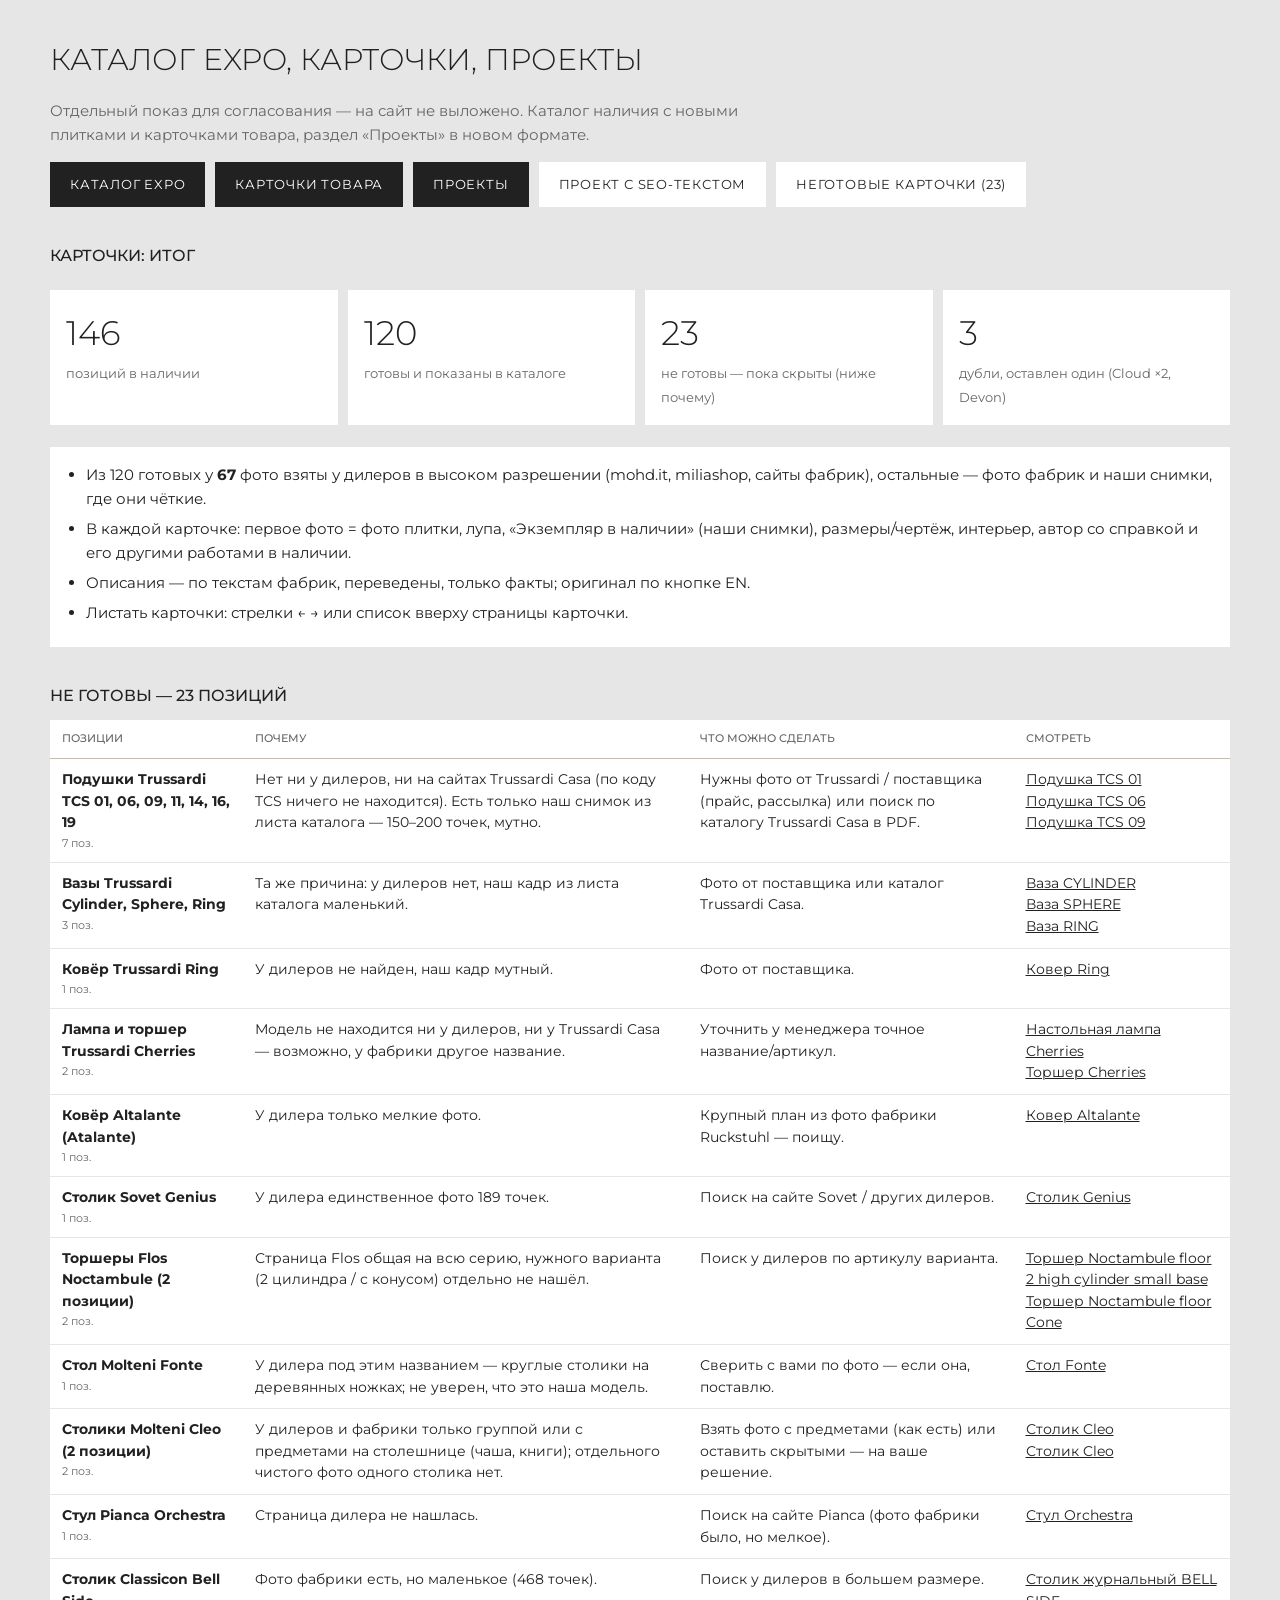
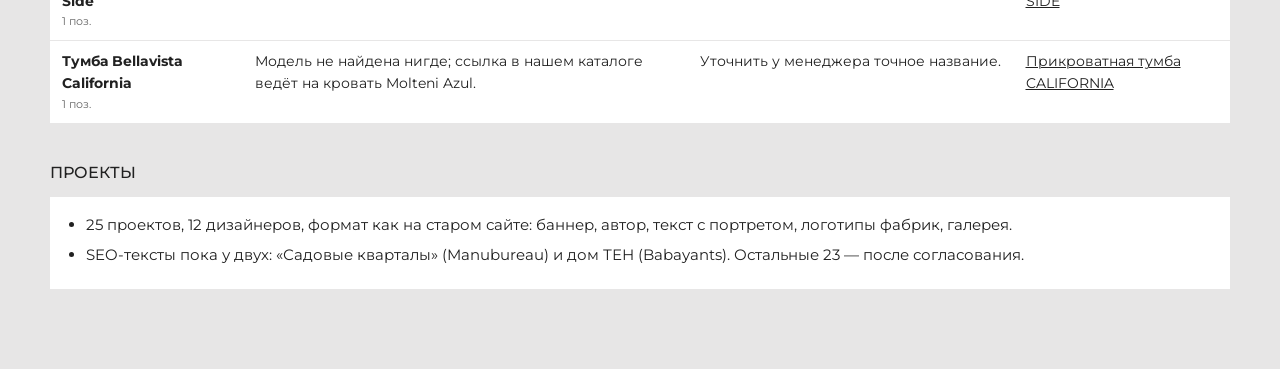
<file: index.html>
<!doctype html><html lang="ru"><head><meta charset="utf-8"><meta name="viewport" content="width=device-width,initial-scale=1">
<meta name="robots" content="noindex,nofollow"><title>HOMEART — показ: каталог EXPO и проекты</title>
<link rel="stylesheet" href="https://fonts.googleapis.com/css2?family=Montserrat:wght@300;400;500&display=swap">
<style>
body{margin:0;background:#E7E6E6;color:#212121;font:15px/1.6 Montserrat,system-ui,sans-serif}
.w{max-width:1180px;margin:0 auto;padding:36px 20px 80px}
h1{font-weight:300;font-size:30px;text-transform:uppercase;margin:0 0 6px} h2{font-weight:500;font-size:16px;text-transform:uppercase;margin:36px 0 12px}
.lead{color:#666;max-width:70ch}
.nums{display:grid;grid-template-columns:repeat(4,minmax(0,1fr));gap:10px;margin:22px 0}
.nums div{background:#fff;padding:16px} .nums b{display:block;font-size:34px;font-weight:300} .nums span{font-size:12.5px;color:#666}
.go{display:flex;flex-wrap:wrap;gap:10px;margin:8px 0 0} .go a{background:#212121;color:#fff;text-decoration:none;padding:12px 20px;font-size:13px;text-transform:uppercase;letter-spacing:.06em}
.go a.l{background:#fff;color:#212121}
table{width:100%;border-collapse:collapse;background:#fff;font-size:13.5px} th{text-align:left;font-size:11px;text-transform:uppercase;color:#666;font-weight:500;padding:10px 12px;border-bottom:1px solid #C1BBAF}
td{padding:10px 12px;border-bottom:1px solid #E7E6E6;vertical-align:top} td small{display:block;color:#666} td a{display:block;color:#212121}
ul{background:#fff;padding:16px 16px 16px 36px;margin:0} li{margin-bottom:6px}
@media(max-width:760px){.nums{grid-template-columns:1fr 1fr} table,tbody,tr,td{display:block} thead{display:none} tr{border-bottom:8px solid #E7E6E6}}
</style></head><body><div class="w">
<h1>Каталог EXPO, карточки, проекты</h1>
<p class="lead">Отдельный показ для согласования — на сайт не выложено. Каталог наличия с новыми плитками и карточками товара, раздел «Проекты» в новом формате.</p>
<div class="go"><a href="_variants/catalog-cards.html">Каталог EXPO</a><a href="_variants/expo-card.html?id=m-p045">Карточки товара</a><a href="projects.html">Проекты</a>
<a class="l" href="project.html?id=manusadovye">Проект с SEO-текстом</a><a class="l" href="_variants/catalog-cards.html?pending=1">Неготовые карточки (23)</a></div>
<h2>Карточки: итог</h2>
<div class="nums"><div><b>146</b><span>позиций в наличии</span></div><div><b>120</b><span>готовы и показаны в каталоге</span></div>
<div><b>23</b><span>не готовы — пока скрыты (ниже почему)</span></div><div><b>3</b><span>дубли, оставлен один (Cloud ×2, Devon)</span></div></div>
<ul>
<li>Из 120 готовых у <b>67</b> фото взяты у дилеров в высоком разрешении (mohd.it, miliashop, сайты фабрик), остальные — фото фабрик и наши снимки, где они чёткие.</li>
<li>В каждой карточке: первое фото = фото плитки, лупа, «Экземпляр в наличии» (наши снимки), размеры/чертёж, интерьер, автор со справкой и его другими работами в наличии.</li>
<li>Описания — по текстам фабрик, переведены, только факты; оригинал по кнопке EN.</li>
<li>Листать карточки: стрелки ← → или список вверху страницы карточки.</li>
</ul>
<h2>Не готовы — 23 позиций</h2>
<table><thead><tr><th>Позиции</th><th>Почему</th><th>Что можно сделать</th><th>Смотреть</th></tr></thead><tbody><tr><td><b>Подушки Trussardi TCS 01, 06, 09, 11, 14, 16, 19</b><small>7 поз.</small></td><td>Нет ни у дилеров, ни на сайтах Trussardi Casa (по коду TCS ничего не находится). Есть только наш снимок из листа каталога — 150–200 точек, мутно.</td><td>Нужны фото от Trussardi / поставщика (прайс, рассылка) или поиск по каталогу Trussardi Casa в PDF.</td>
  <td><a href="_variants/expo-card.html?id=m-p103-1">Подушка TCS 01</a><a href="_variants/expo-card.html?id=m-p103-2">Подушка TCS 06</a><a href="_variants/expo-card.html?id=m-p103-3">Подушка TCS 09</a></td></tr><tr><td><b>Вазы Trussardi Cylinder, Sphere, Ring</b><small>3 поз.</small></td><td>Та же причина: у дилеров нет, наш кадр из листа каталога маленький.</td><td>Фото от поставщика или каталог Trussardi Casa.</td>
  <td><a href="_variants/expo-card.html?id=m-p104-1">Ваза CYLINDER</a><a href="_variants/expo-card.html?id=m-p104-2">Ваза SPHERE</a><a href="_variants/expo-card.html?id=m-p104-3">Ваза RING</a></td></tr><tr><td><b>Ковёр Trussardi Ring</b><small>1 поз.</small></td><td>У дилеров не найден, наш кадр мутный.</td><td>Фото от поставщика.</td>
  <td><a href="_variants/expo-card.html?id=m-p101">Ковер Ring</a></td></tr><tr><td><b>Лампа и торшер Trussardi Cherries</b><small>2 поз.</small></td><td>Модель не находится ни у дилеров, ни у Trussardi Casa — возможно, у фабрики другое название.</td><td>Уточнить у менеджера точное название/артикул.</td>
  <td><a href="_variants/expo-card.html?id=s-p031-1">Настольная лампа Cherries</a><a href="_variants/expo-card.html?id=s-p031-2">Торшер Cherries</a></td></tr><tr><td><b>Ковёр Altalante (Atalante)</b><small>1 поз.</small></td><td>У дилера только мелкие фото.</td><td>Крупный план из фото фабрики Ruckstuhl — поищу.</td>
  <td><a href="_variants/expo-card.html?id=m-p098">Ковер Altalante</a></td></tr><tr><td><b>Столик Sovet Genius</b><small>1 поз.</small></td><td>У дилера единственное фото 189 точек.</td><td>Поиск на сайте Sovet / других дилеров.</td>
  <td><a href="_variants/expo-card.html?id=m-p096">Столик Genius</a></td></tr><tr><td><b>Торшеры Flos Noctambule (2 позиции)</b><small>2 поз.</small></td><td>Страница Flos общая на всю серию, нужного варианта (2 цилиндра / с конусом) отдельно не нашёл.</td><td>Поиск у дилеров по артикулу варианта.</td>
  <td><a href="_variants/expo-card.html?id=s-p013-1">Торшер Noctambule floor 2 high cylinder small base</a><a href="_variants/expo-card.html?id=s-p013-2">Торшер Noctambule floor Cone</a></td></tr><tr><td><b>Стол Molteni Fonte</b><small>1 поз.</small></td><td>У дилера под этим названием — круглые столики на деревянных ножках; не уверен, что это наша модель.</td><td>Сверить с вами по фото — если она, поставлю.</td>
  <td><a href="_variants/expo-card.html?id=m-p018">Стол Fonte</a></td></tr><tr><td><b>Столики Molteni Cleo (2 позиции)</b><small>2 поз.</small></td><td>У дилеров и фабрики только группой или с предметами на столешнице (чаша, книги); отдельного чистого фото одного столика нет.</td><td>Взять фото с предметами (как есть) или оставить скрытыми — на ваше решение.</td>
  <td><a href="_variants/expo-card.html?id=m-p087-1">Столик Cleo</a><a href="_variants/expo-card.html?id=m-p087-2">Столик Cleo</a></td></tr><tr><td><b>Стул Pianca Orchestra</b><small>1 поз.</small></td><td>Страница дилера не нашлась.</td><td>Поиск на сайте Pianca (фото фабрики было, но мелкое).</td>
  <td><a href="_variants/expo-card.html?id=m-p036">Стул Orchestra</a></td></tr><tr><td><b>Столик Classicon Bell Side</b><small>1 поз.</small></td><td>Фото фабрики есть, но маленькое (468 точек).</td><td>Поиск у дилеров в большем размере.</td>
  <td><a href="_variants/expo-card.html?id=m-p095">Столик журнальный BELL SIDE</a></td></tr><tr><td><b>Тумба Bellavista California</b><small>1 поз.</small></td><td>Модель не найдена нигде; ссылка в нашем каталоге ведёт на кровать Molteni Azul.</td><td>Уточнить у менеджера точное название.</td>
  <td><a href="_variants/expo-card.html?id=m-p075">Прикроватная тумба CALIFORNIA</a></td></tr></tbody></table>
<h2>Проекты</h2>
<ul><li>25 проектов, 12 дизайнеров, формат как на старом сайте: баннер, автор, текст с портретом, логотипы фабрик, галерея.</li>
<li>SEO-тексты пока у двух: «Садовые кварталы» (Manubureau) и дом ТЕН (Babayants). Остальные 23 — после согласования.</li></ul>
</div></body></html>
</file>
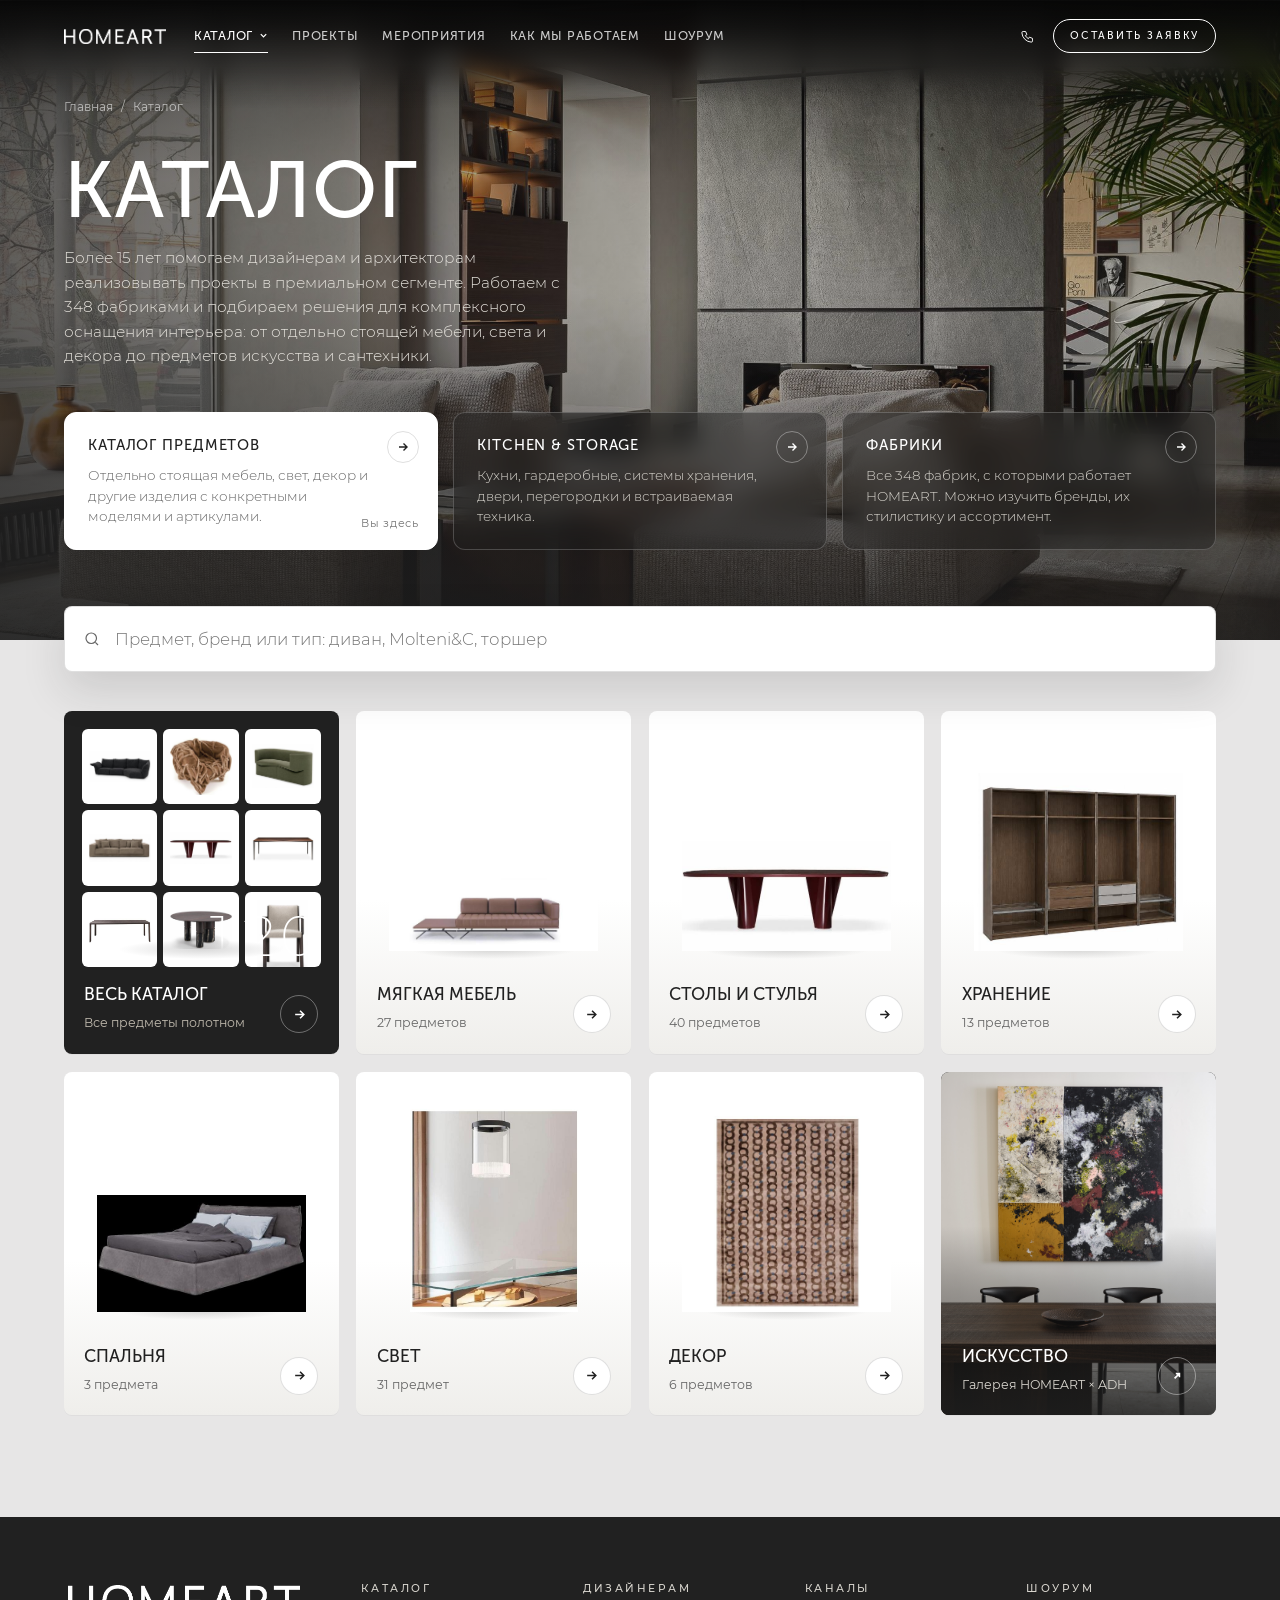
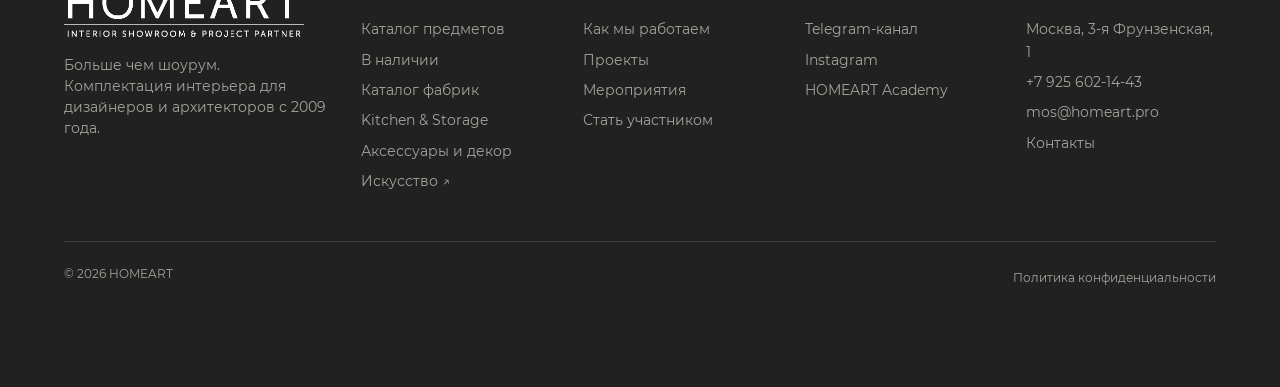
<file: catalog.html>
<!doctype html><meta charset="utf-8"><meta name="robots" content="noindex"><script>location.replace("_variants/catalog-cards.html"+location.search+location.hash)</script><a href="_variants/catalog-cards.html">Каталог</a>
</file>
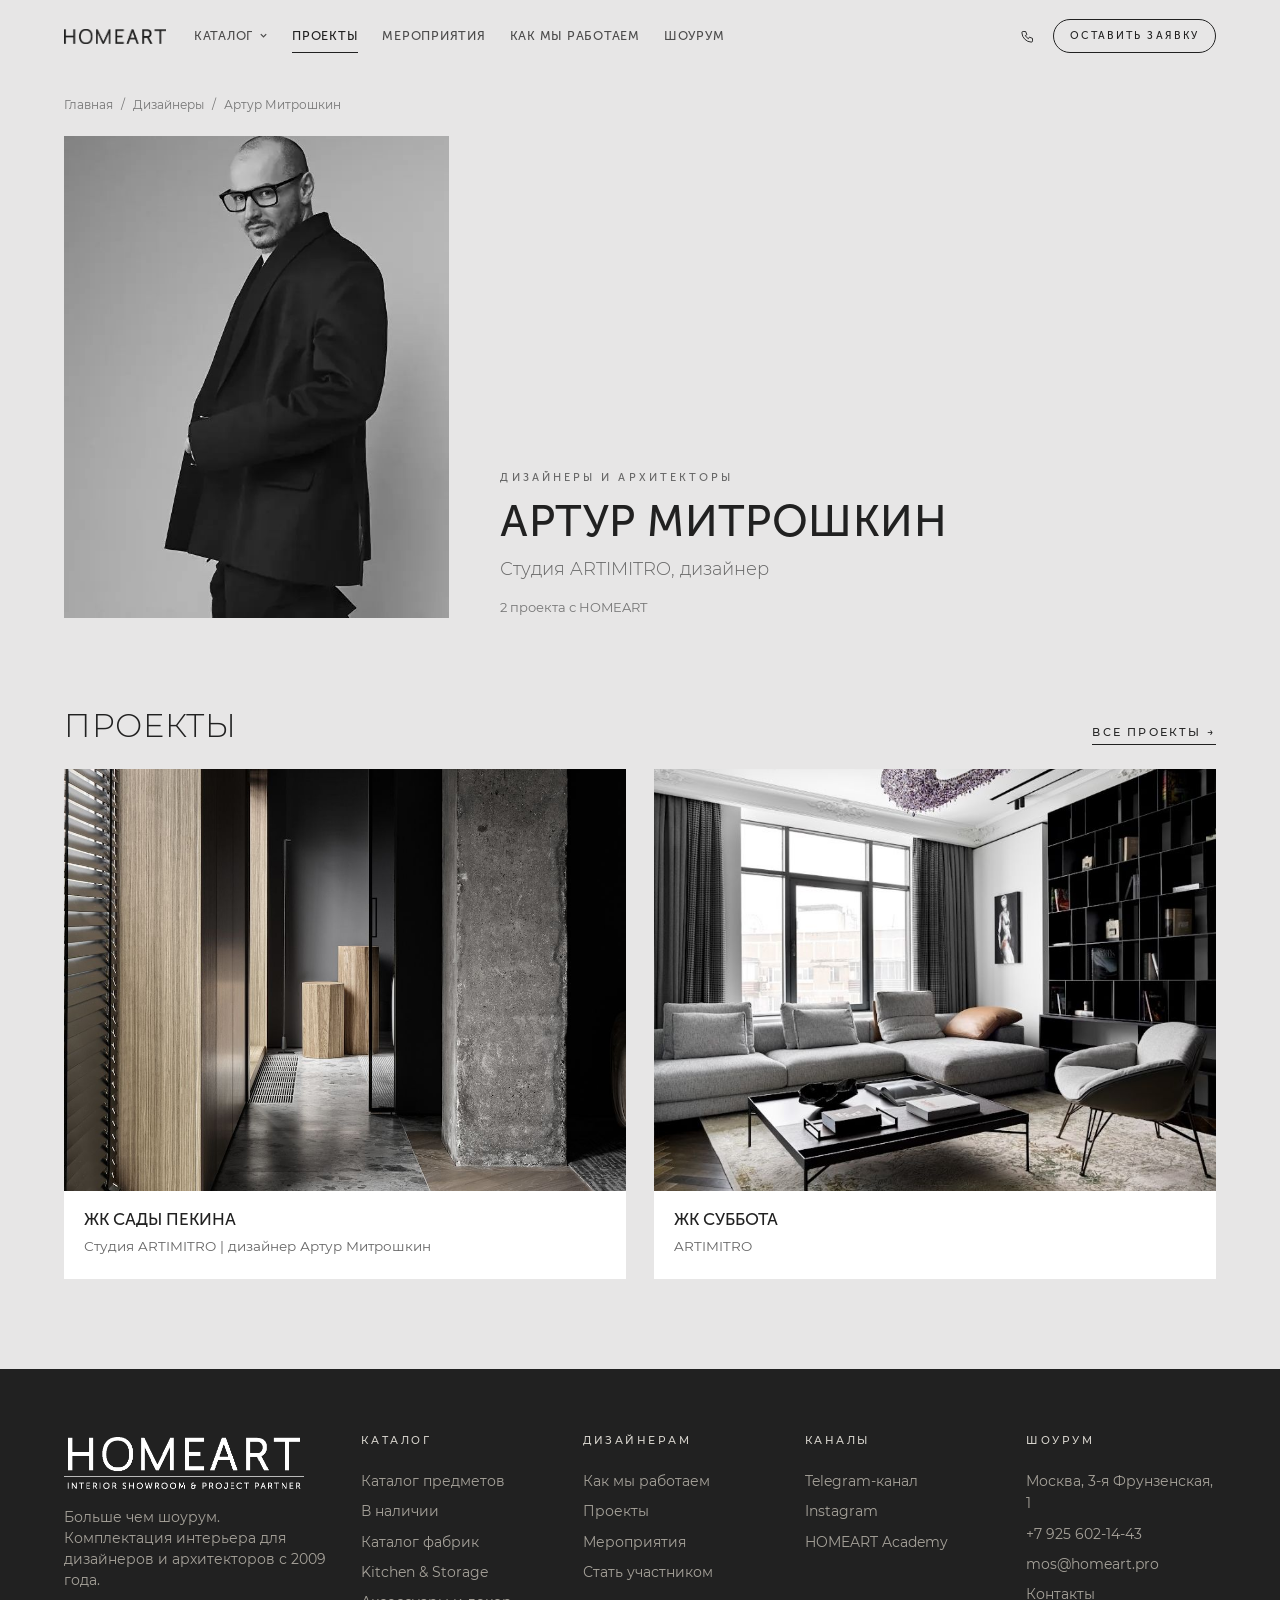
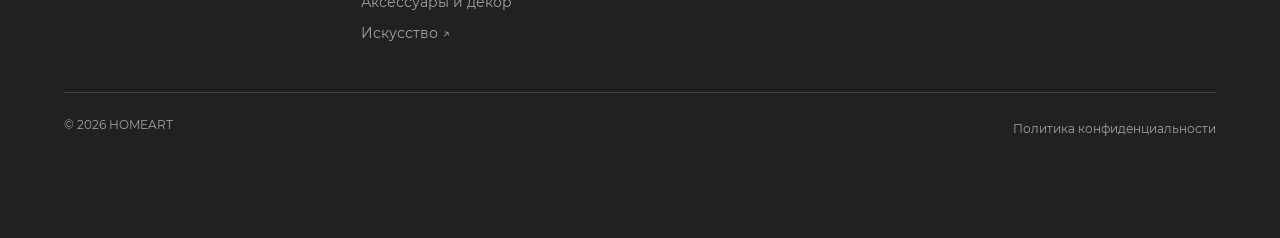
<file: designer.html>
<!doctype html>
<html lang="ru">
<head>
<meta charset="utf-8">
<meta name="viewport" content="width=device-width,initial-scale=1">
<title>Дизайнер — HOMEART</title>
<meta name="description" content="">
<meta property="og:title" content="">
<meta property="og:description" content="">
<meta property="og:image" content="">
<meta property="og:type" content="profile">
<link rel="preconnect" href="https://fonts.googleapis.com"><link rel="preconnect" href="https://fonts.gstatic.com" crossorigin>
<link rel="stylesheet" href="https://fonts.googleapis.com/css2?family=Montserrat:wght@200;300;400;500;600&display=swap">
<link rel="stylesheet" href="assets/fonts.css?v=1793205172">
<link rel="stylesheet" href="assets/site.css?v=1793205172">
<link rel="stylesheet" href="assets/projects.css?v=1793205172">
</head>
<body data-page="projects" data-root="">
<div id="hdr"></div>
<main class="wrap" id="main"></main>
<div id="ftr"></div>
<script src="data/data.js?v=1793205172"></script>
<script src="data/projects.js?v=1793205172"></script>
<script src="assets/site.js?v=1793205172"></script>
<script src="assets/projects.js?v=1793205172"></script>
<script>
(function () {
  const { esc, qs } = HA;
  const d = DESIGNERS.find(x => x.id === qs.get('id')) || DESIGNERS[0];
  const list = d.projects.map(id => PROJECTS.find(x => x.id === id)).filter(Boolean);
  PJ.meta(d.meta.title, d.meta.description, d.portrait || (list[0] && list[0].photos[0]));
  document.getElementById('main').innerHTML = `
    <div class="crumbs"><a href="index.html">Главная</a><span>/</span><a href="projects.html?tab=designers">Дизайнеры</a><span>/</span><span>${esc(d.name)}</span></div>
    <div class="dhead">
      ${d.portrait ? `<div class="dhead__p"><img src="${d.portrait}" alt="${esc(d.name)}"></div>` : '<div></div>'}
      <div><div class="eyebrow">${list.length > 1 ? 'Дизайнеры и архитекторы' : 'Дизайнер'}</div><h1>${esc(d.name)}</h1>
        ${d.role ? `<p class="lead">${esc(d.role)}</p>` : ''}
        <p class="small muted" style="margin-top:14px">${HA.fmt.plural(list.length, 'проект', 'проекта', 'проектов')} с HOMEART</p></div>
    </div>
    <section class="pmore" style="padding-bottom:clamp(64px,7vw,110px)"><div class="sec__h"><h2>Проекты</h2><a class="link" href="projects.html">Все проекты →</a></div>
      <div class="ptiles">${PJ.tiles(list)}</div></section>`;
})();
</script>
</body>
</html>
</file>
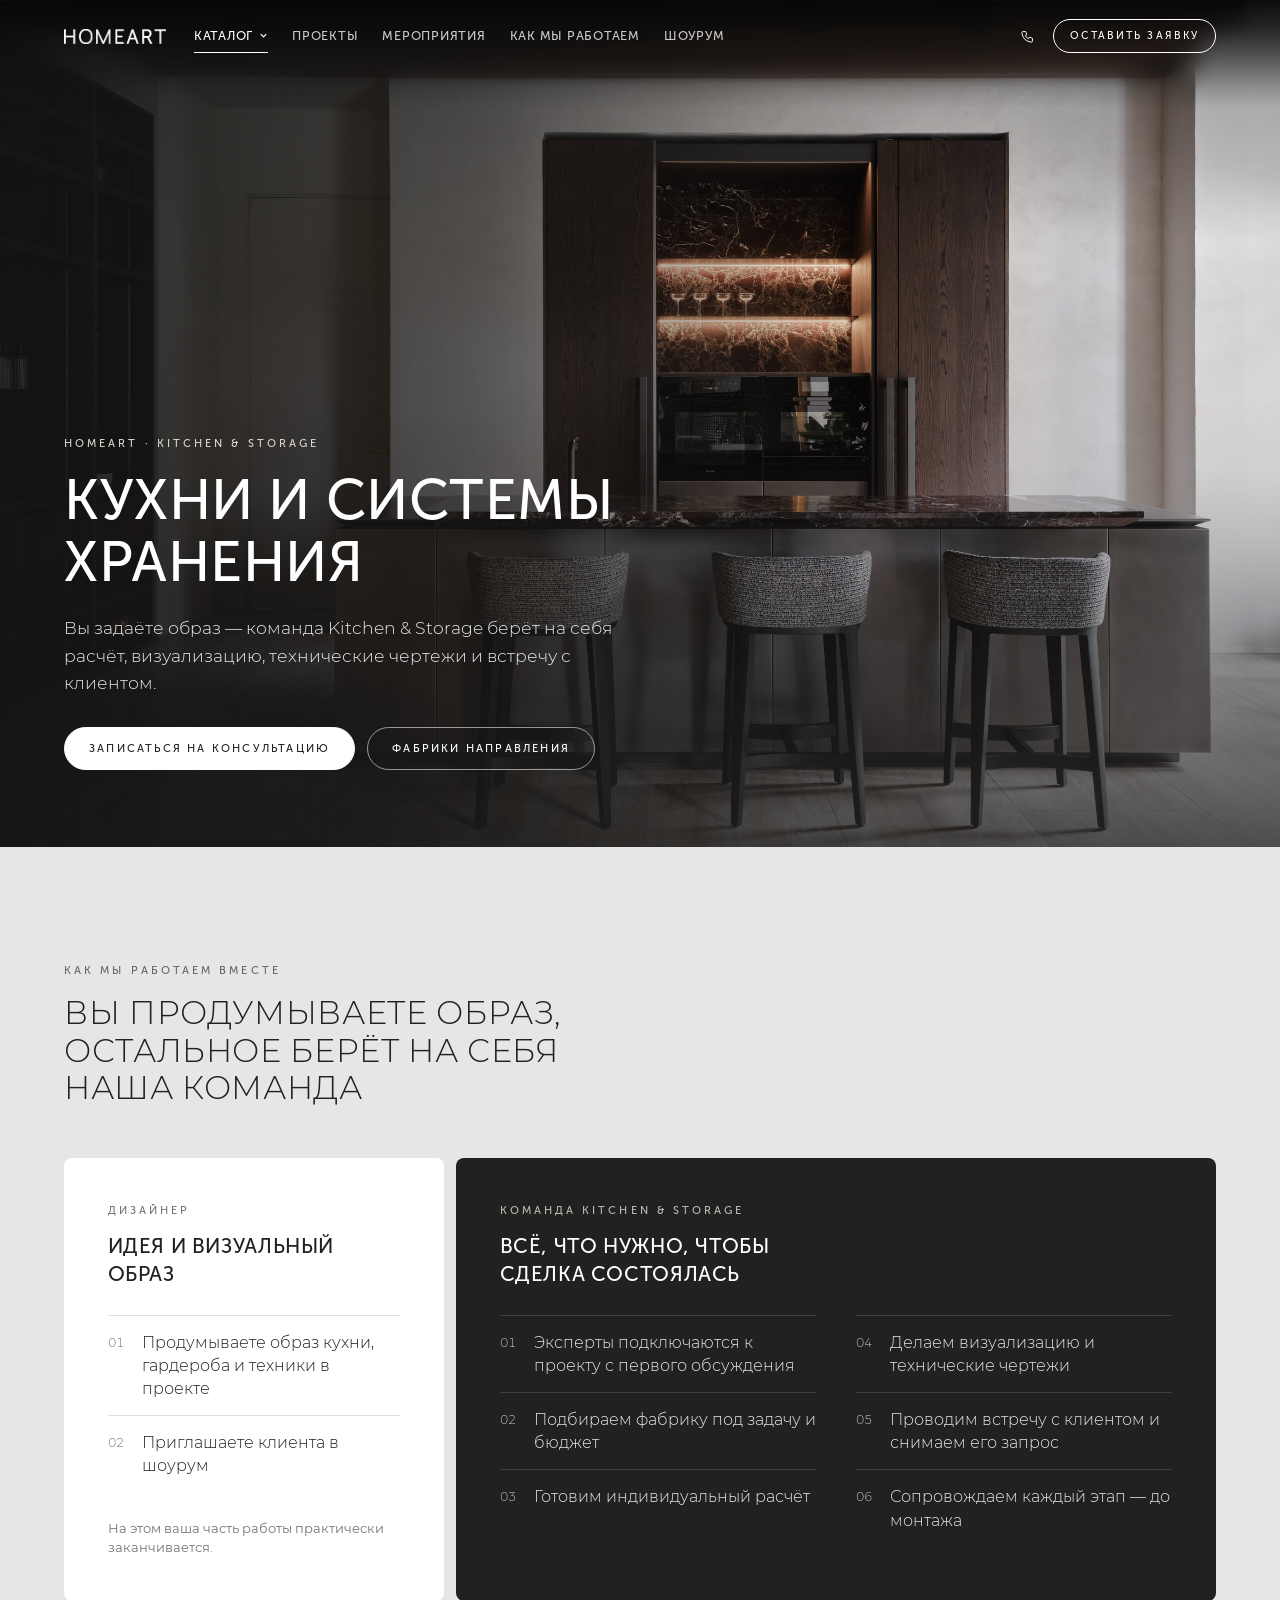
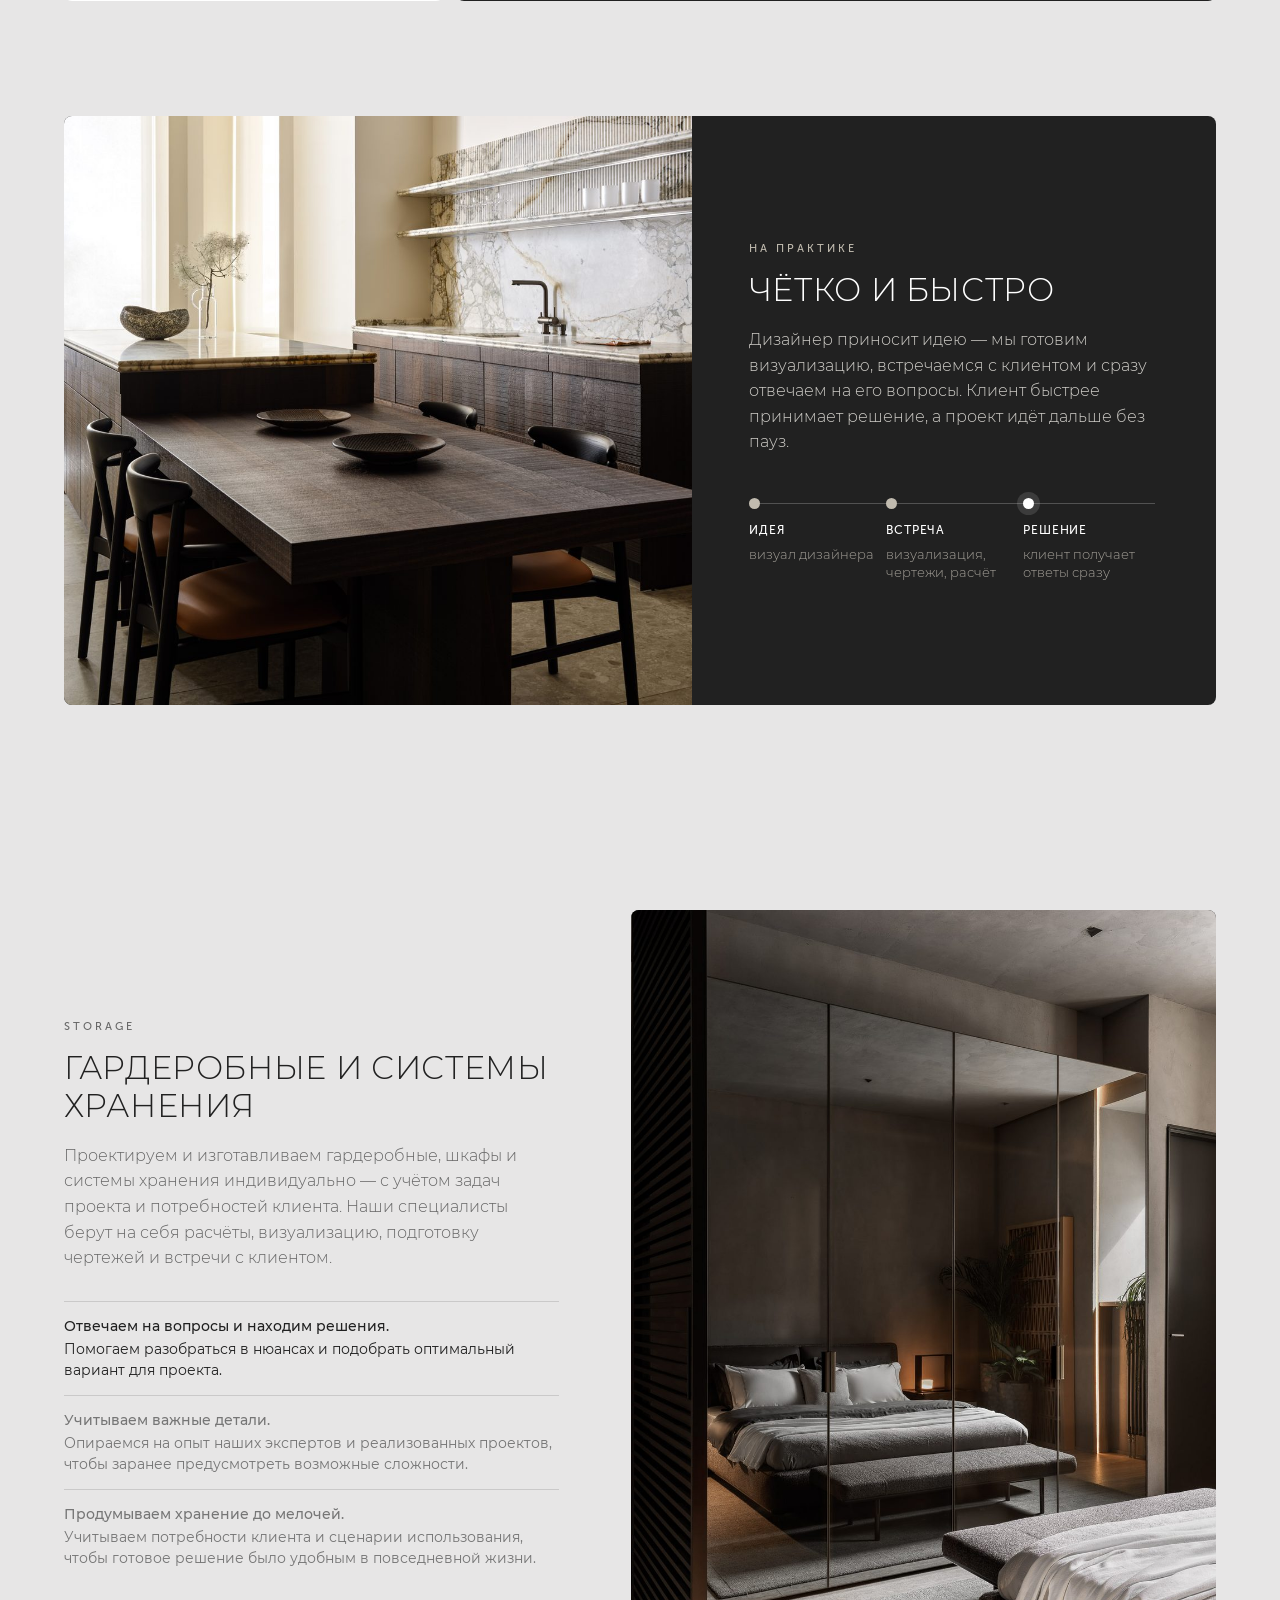
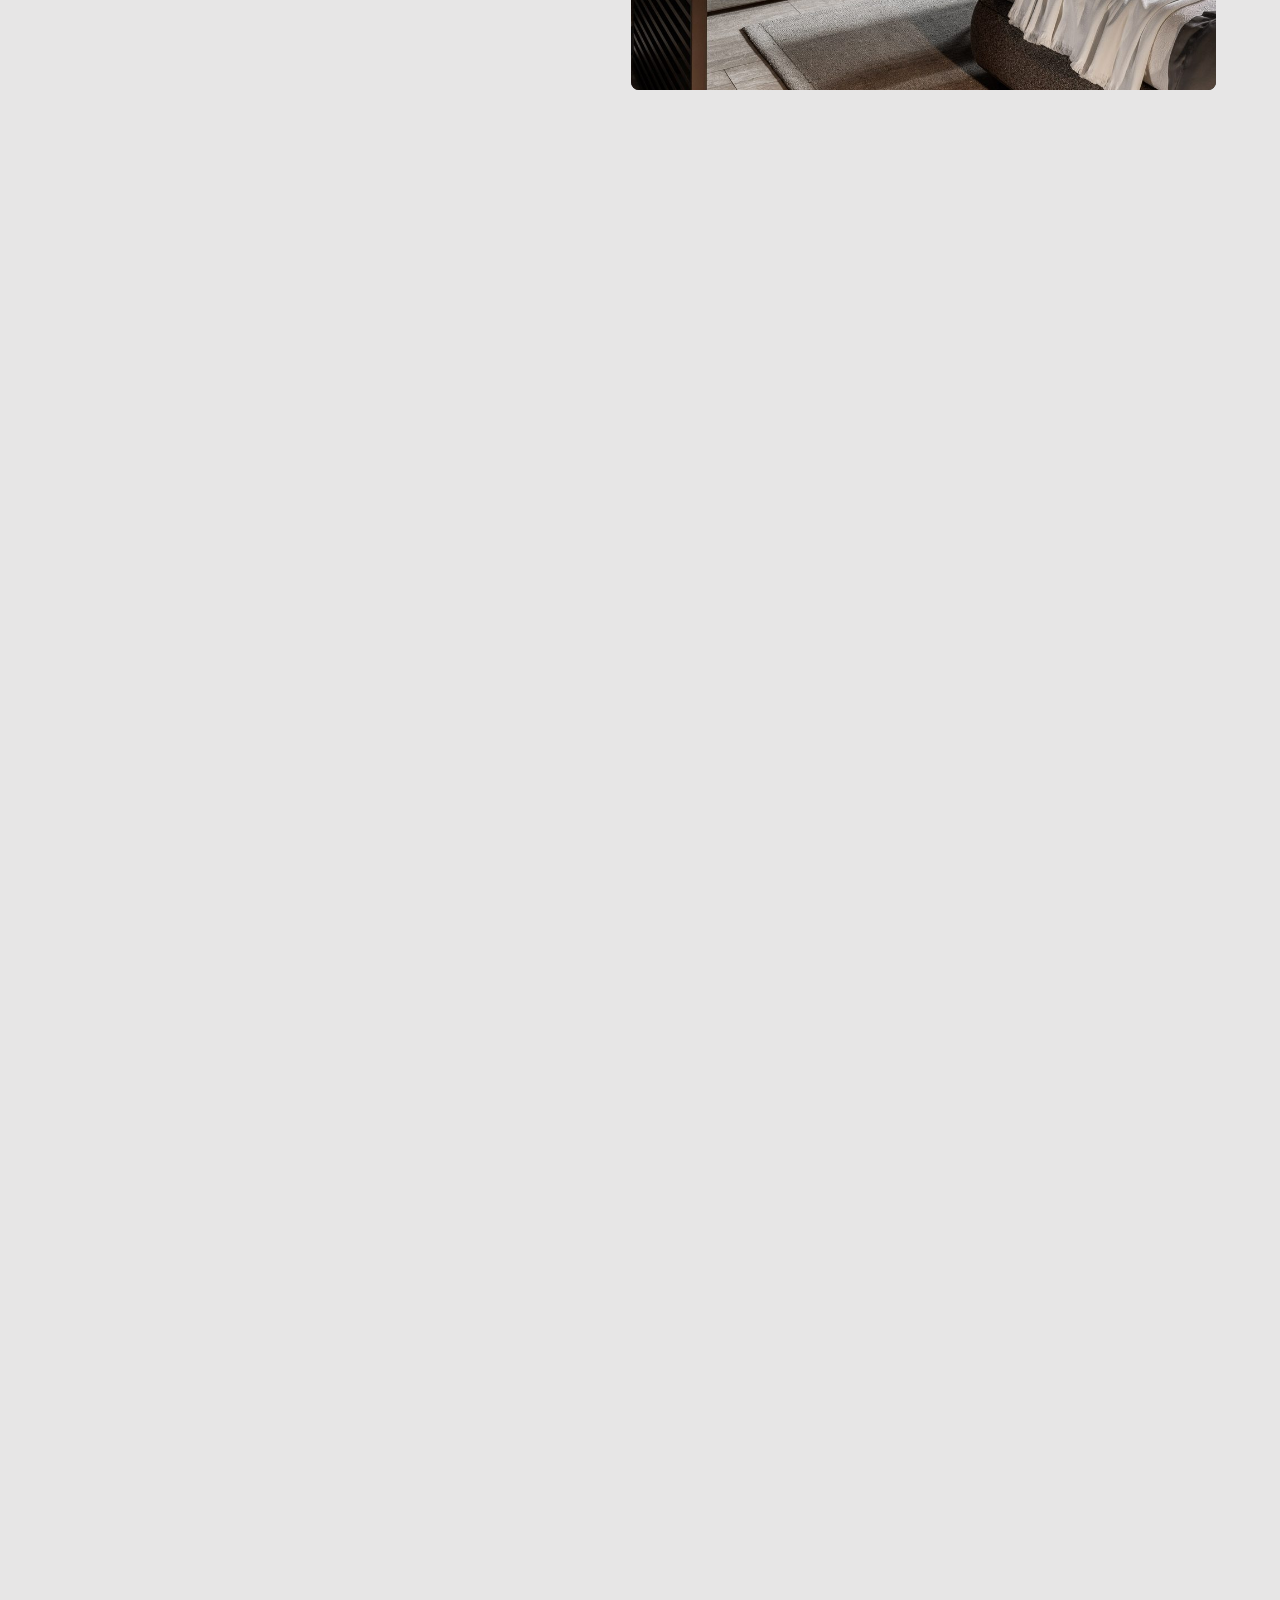
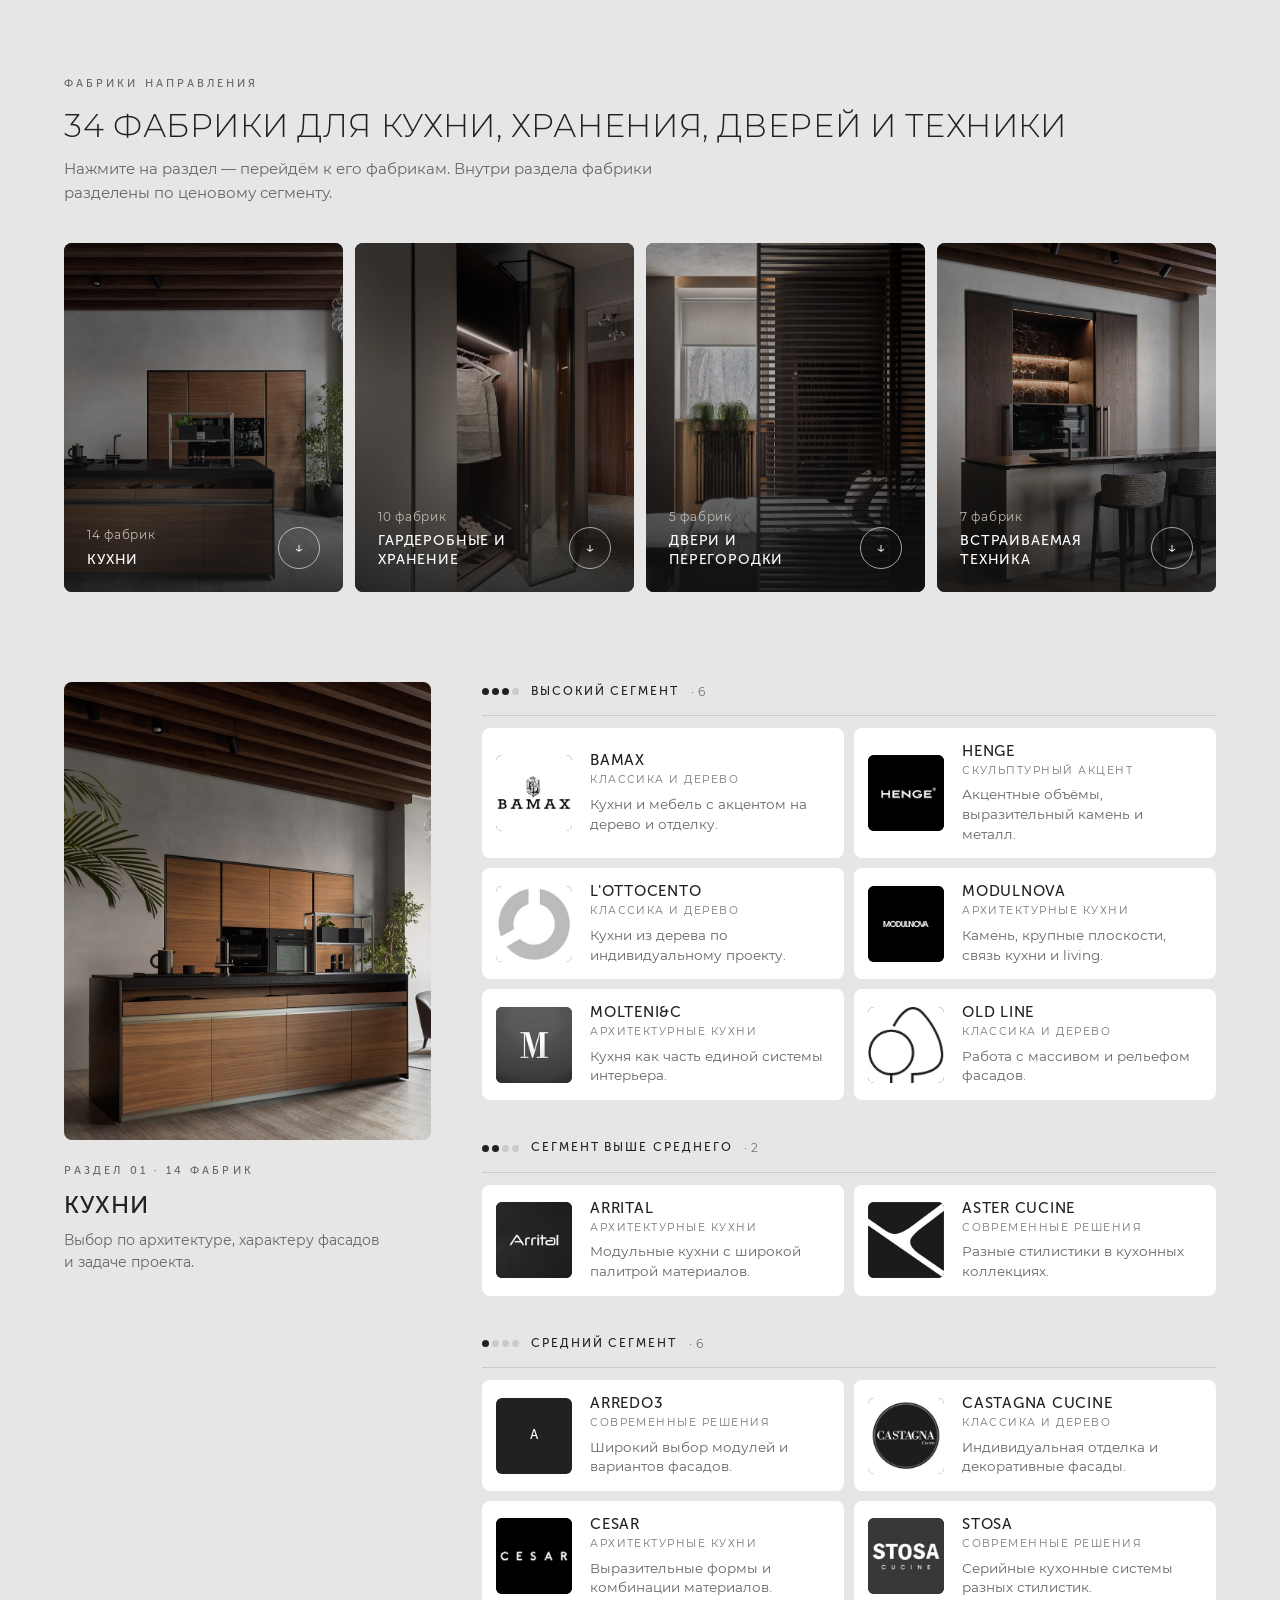
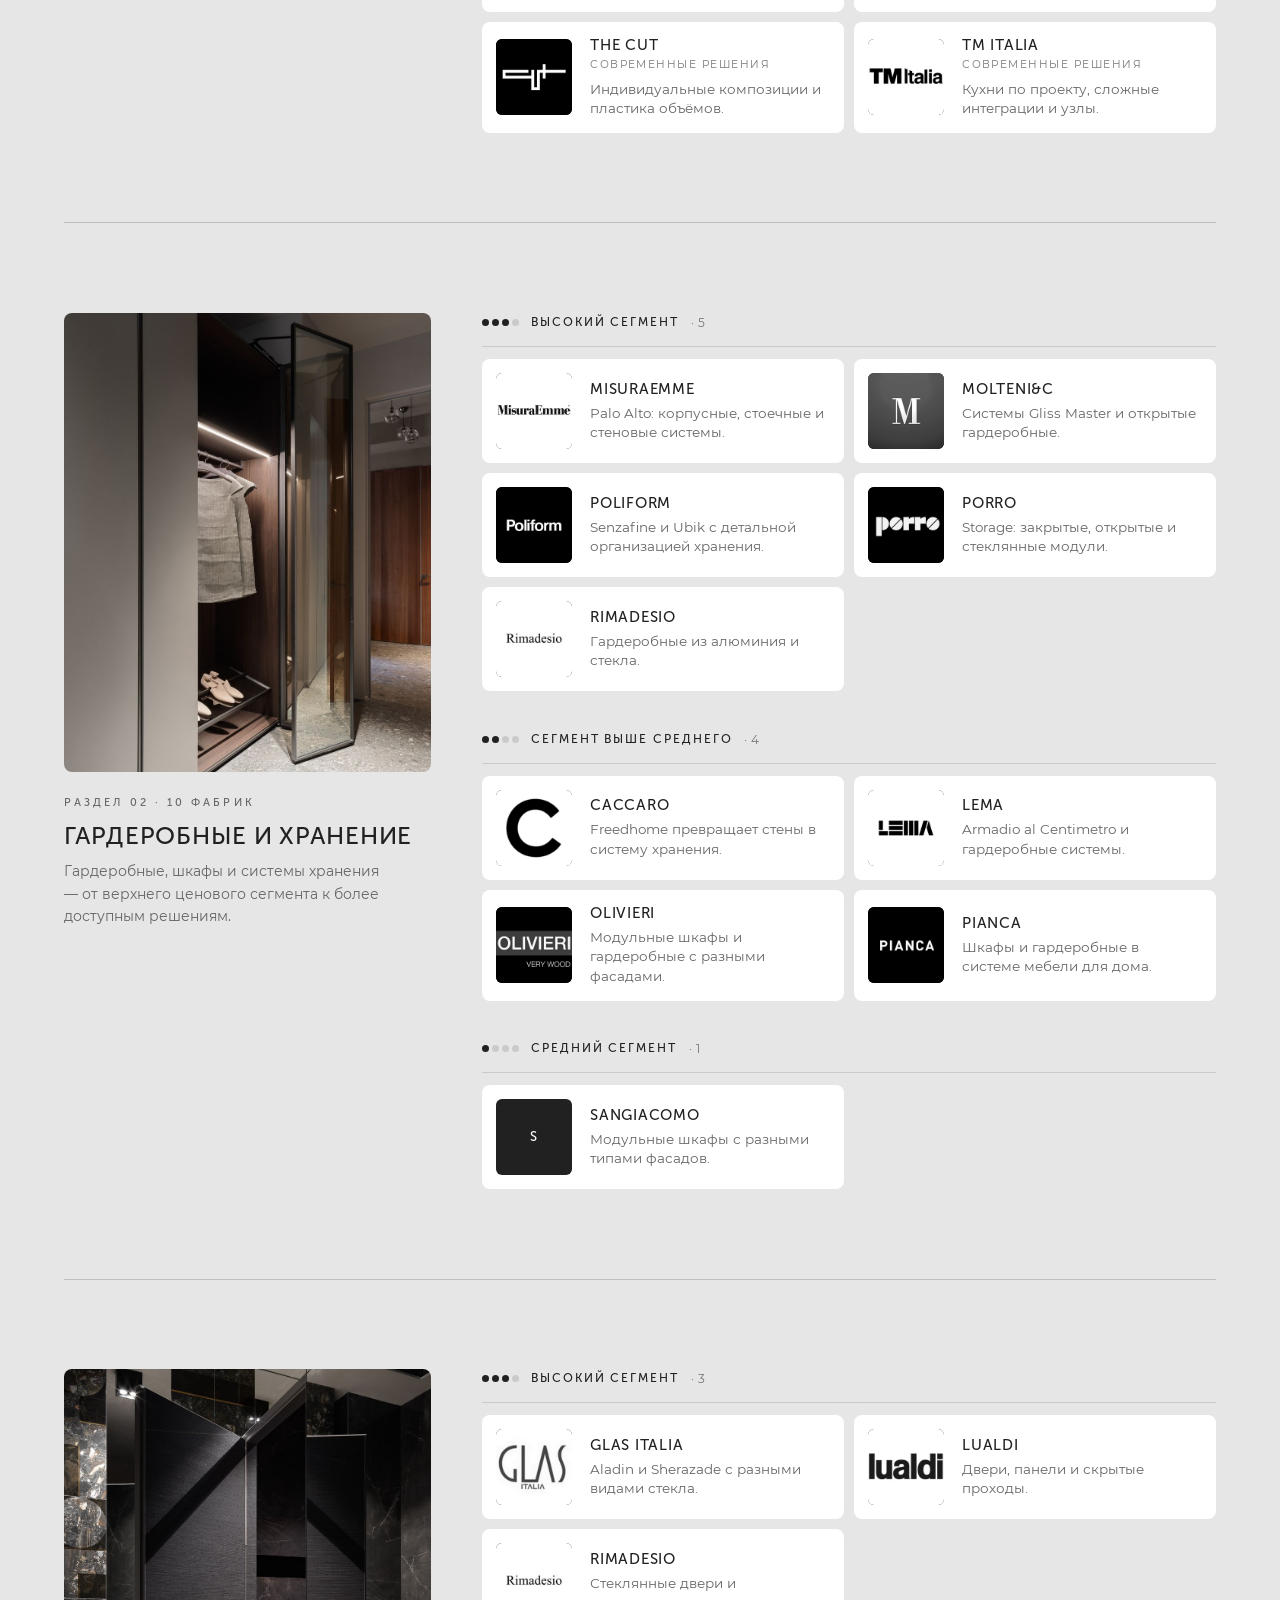
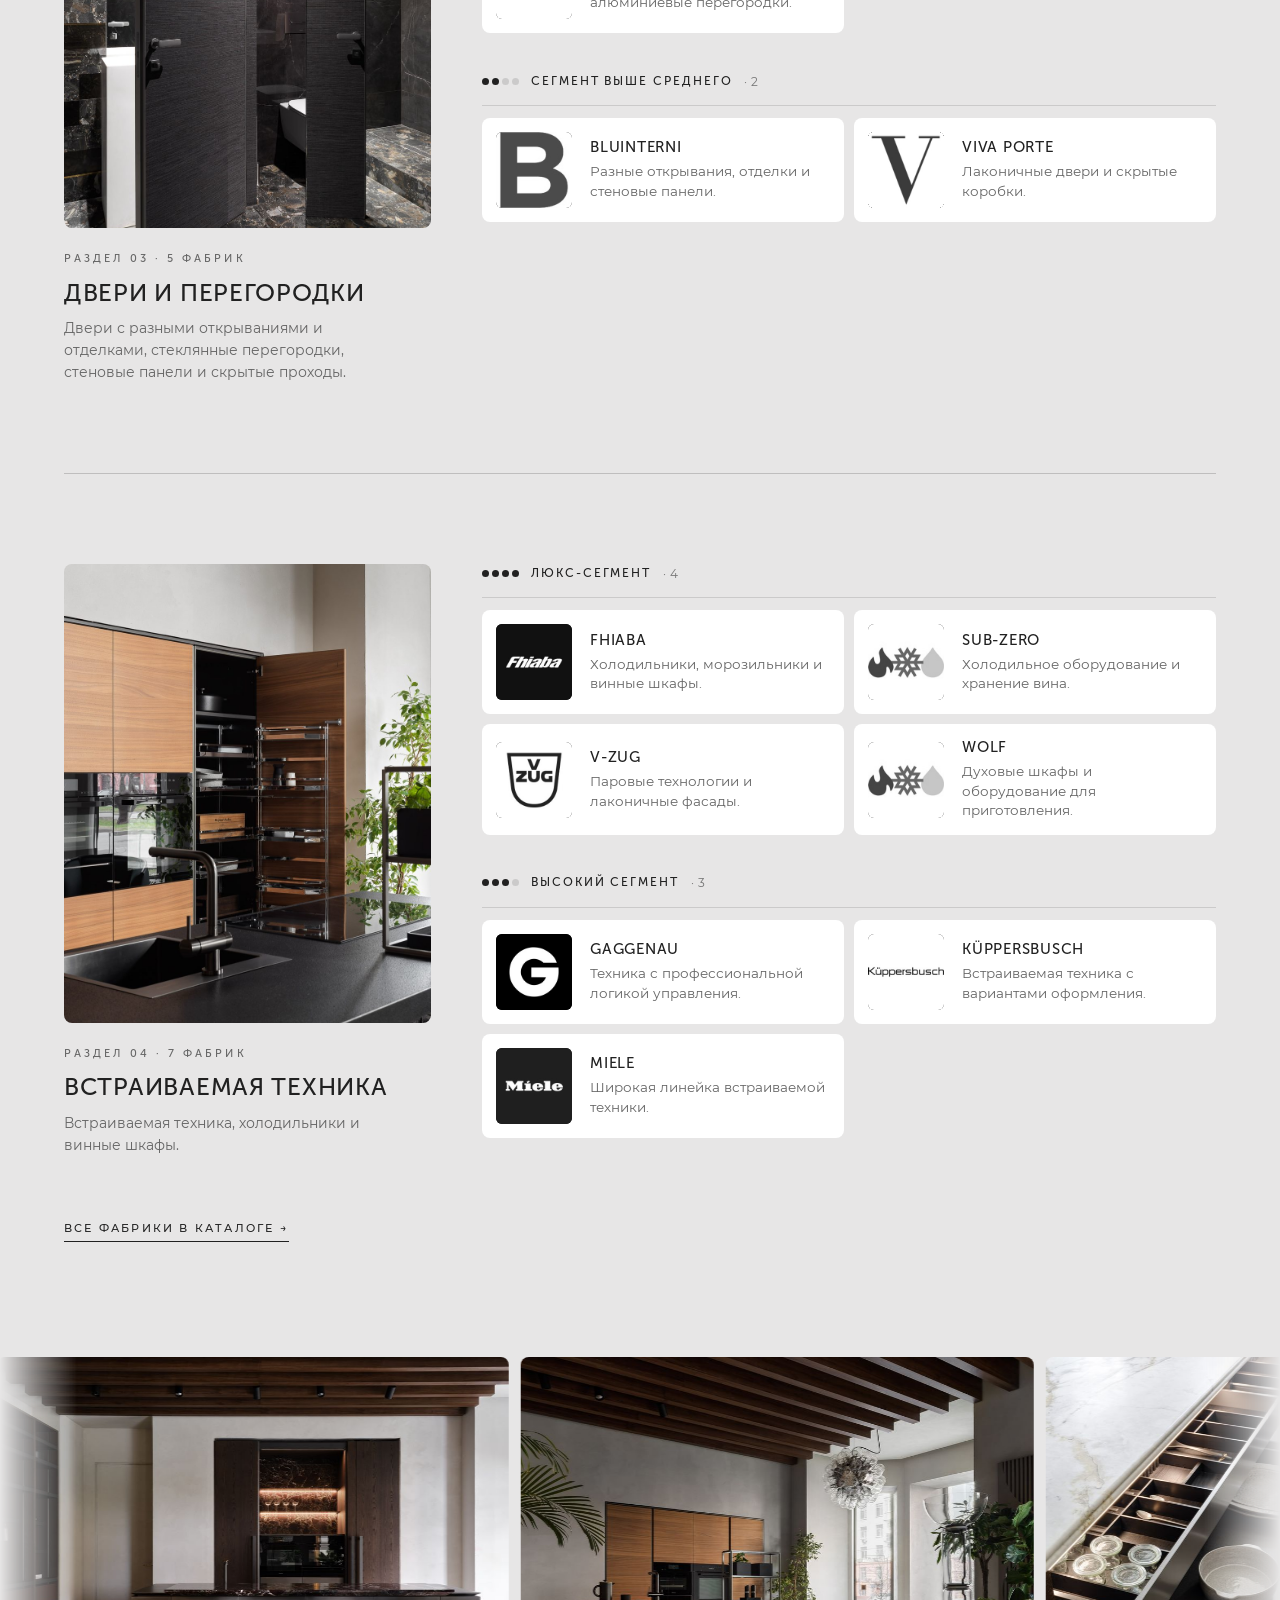
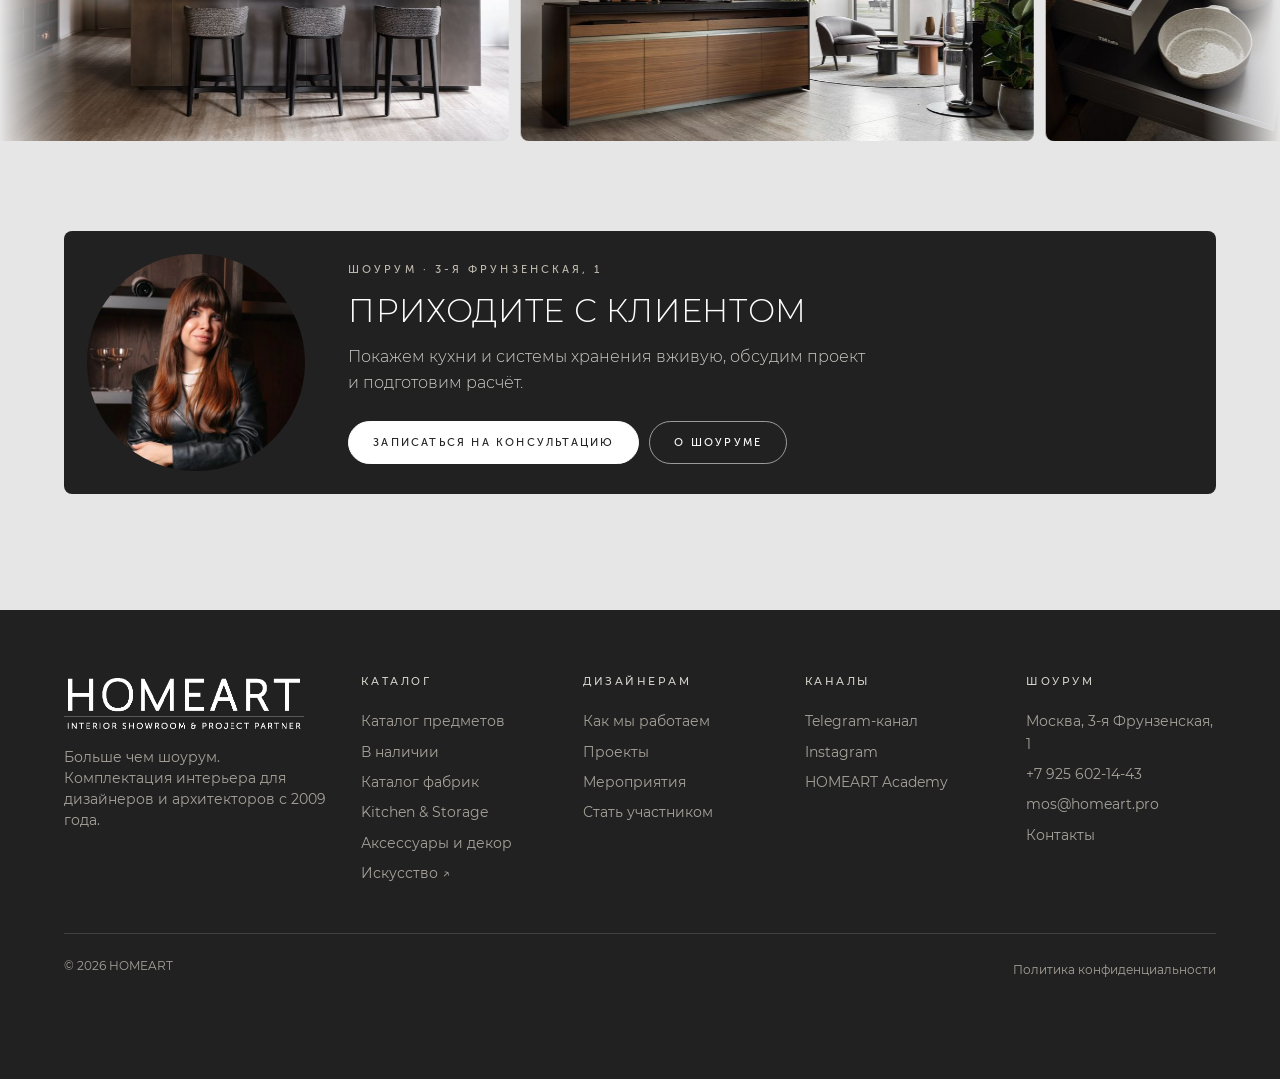
<file: kitchen.html>
<!doctype html>
<html lang="ru">
<head>
<meta charset="utf-8">
<meta name="viewport" content="width=device-width,initial-scale=1">
<title>Kitchen &amp; Storage — HOMEART</title>
<meta name="robots" content="noindex">
<link rel="preconnect" href="https://fonts.googleapis.com"><link rel="preconnect" href="https://fonts.gstatic.com" crossorigin>
<link rel="stylesheet" href="https://fonts.googleapis.com/css2?family=Montserrat:wght@200;300;400;500;600&display=swap">
<link rel="stylesheet" href="assets/fonts.css?v=1793205172">
<link rel="stylesheet" href="assets/site.css?v=1793205172">
<style>
:root{--out:cubic-bezier(.23,1,.32,1)}
main .sec{padding:clamp(72px,9vw,150px) 0}
.hero>img{object-position:50% 62%}
.hero::before{content:"";position:absolute;inset:0;z-index:1;background:linear-gradient(90deg,rgba(18,18,18,.72) 0%,rgba(18,18,18,.4) 38%,rgba(18,18,18,0) 62%)}

/* «Кто что делает»: у дизайнера — образ, у команды — всё остальное */
.roles{display:grid;grid-template-columns:minmax(0,4fr) minmax(0,8fr);gap:12px;margin-top:clamp(32px,4vw,56px)}
.role{border-radius:var(--r-lg);padding:clamp(26px,3.4vw,52px);display:flex;flex-direction:column}
.role--you{background:var(--white)}
.role--we{background:var(--ink);color:#fff}
.role__who{font-family:var(--display);font-weight:500;font-size:11px;letter-spacing:.28em;text-transform:uppercase;color:var(--graphite-2)}
.role--we .role__who{color:var(--sand)}
.role h3{font-size:clamp(18px,1.6vw,22px);margin:14px 0 26px;max-width:22ch}
.role ul{list-style:none;display:grid;gap:0 40px}
.role--we ul{grid-template-columns:1fr 1fr;grid-template-rows:repeat(3,auto);grid-auto-flow:column}
.role li{padding:15px 0;border-top:.5px solid var(--line);font-weight:300;font-size:16px;line-height:1.45;display:grid;grid-template-columns:34px minmax(0,1fr)}
.role li span{font-size:12px;color:var(--graphite-2);padding-top:3px;font-variant-numeric:tabular-nums}
.role--we li{border-color:rgba(255,255,255,.14);color:#e7e6e6}
.role--we li span{color:var(--sand)}
.role__note{margin-top:auto;padding-top:26px;font-size:13px;color:var(--graphite-2);line-height:1.5}

/* «На практике»: идея → встреча → решение */
.fast{display:grid;grid-template-columns:minmax(0,6fr) minmax(0,5fr);border-radius:var(--r-lg);overflow:hidden;background:var(--ink);color:#fff}
.fast__img{position:relative;min-height:clamp(520px,46vw,700px)}
.fast__img img{position:absolute;inset:0;width:100%;height:100%;object-fit:cover;object-position:50% 100%}
.fast__body{padding:clamp(28px,4.4vw,72px);display:flex;flex-direction:column;justify-content:center}
.fast .eyebrow{color:var(--sand)}
.fast h2{color:#fff;margin:14px 0 18px}
.fast p{color:#cfcdc8;font-weight:300;font-size:clamp(16px,1.2vw,18px);line-height:1.6;max-width:44ch}
.path{list-style:none;margin-top:clamp(30px,3.4vw,48px);display:grid;grid-template-columns:repeat(3,minmax(0,1fr));position:relative}
.path::before{content:"";position:absolute;left:5px;right:5px;top:5px;height:1px;background:rgba(255,255,255,.22)}
.path li{position:relative;padding-top:24px;padding-right:12px;font-family:var(--display);font-weight:500;font-size:12px;letter-spacing:.08em;text-transform:uppercase;line-height:1.4}
.path li::before{content:"";position:absolute;left:0;top:0;width:11px;height:11px;border-radius:50%;background:var(--sand)}
.path li:last-child::before{background:#fff;box-shadow:0 0 0 6px rgba(255,255,255,.12)}
.path small{display:block;margin-top:6px;font-family:var(--sans);font-weight:300;font-size:13px;letter-spacing:0;text-transform:none;color:#a6a29a}

/* Storage: фасады открываются при прокрутке */
.stor{height:260vh;position:relative}
.stor__stage{position:sticky;top:0;height:100vh;display:grid;grid-template-columns:minmax(0,5fr) minmax(0,6fr);gap:clamp(28px,5vw,88px);align-items:center;padding:calc(var(--hh) + 12px) var(--gutter) 24px}
.stor__txt h2{margin:14px 0 18px}
.stor__txt p{font-weight:300;font-size:clamp(16px,1.2vw,18px);line-height:1.6;color:var(--graphite);max-width:42ch}
.stor__steps{list-style:none;margin-top:30px;display:grid;gap:0}
.stor__steps li{padding:14px 0;border-top:.5px solid var(--line);font-size:14px;line-height:1.5;color:var(--graphite-2);transition:color .4s var(--out)}
.stor__steps b{display:block;font-weight:500;margin-bottom:2px}
.stor__steps li.on{color:var(--ink)}
.stor__pic{position:relative;height:calc(100vh - var(--hh) - 48px);max-width:100%;aspect-ratio:3/4;justify-self:end;border-radius:var(--r-lg);overflow:hidden;background:var(--ink)}
.stor__pic img{position:absolute;inset:0;width:100%;height:100%;object-fit:cover}
.stor__pic img+img{opacity:0}

/* Фабрики направления: плитки-разделы ведут к своему списку; внутри раздела — по ценовым сегментам */
html{scroll-behavior:smooth}
.cats{display:grid;grid-template-columns:repeat(4,minmax(0,1fr));gap:12px}
.cat{position:relative;aspect-ratio:4/5;border-radius:var(--r-lg);overflow:hidden;color:#fff;background:var(--ink);display:block;transition:transform .2s var(--out)}
.cat:active{transform:scale(.98)}
.cat img{position:absolute;inset:0;width:100%;height:100%;object-fit:cover;filter:brightness(.78);transition:filter .5s var(--out),transform .9s var(--out)}
.cat:hover img{filter:brightness(.9);transform:scale(1.04)}
.cat::after{content:"";position:absolute;inset:0;background:linear-gradient(180deg,rgba(20,20,20,0) 40%,rgba(20,20,20,.8))}
.cat__in{position:absolute;left:0;right:0;bottom:0;z-index:1;padding:clamp(16px,1.8vw,26px);display:flex;justify-content:space-between;align-items:flex-end;gap:12px}
.cat__n{display:block;font-size:12px;color:var(--sand);letter-spacing:.06em}
.cat__t{display:block;margin-top:6px;font-family:var(--display);font-weight:500;font-size:clamp(13px,1.1vw,16px);letter-spacing:.06em;text-transform:uppercase;line-height:1.3}
.cat__go{flex:none;width:42px;height:42px;border-radius:50%;border:1px solid rgba(255,255,255,.6);display:grid;place-items:center;font-size:16px;transition:background .3s var(--out),color .3s var(--out),transform .3s var(--out)}
.cat:hover .cat__go{background:#fff;color:var(--ink);transform:translateY(3px)}
.fsec{display:grid;grid-template-columns:minmax(0,4fr) minmax(0,8fr);gap:clamp(24px,4vw,64px);margin-top:clamp(56px,7vw,112px);scroll-margin-top:calc(var(--hh) + 8px)}
.fsec+.fsec{border-top:1px solid rgba(33,33,33,.2);padding-top:clamp(56px,7vw,112px)}
.fsec__side{position:sticky;top:calc(var(--hh) + 20px);align-self:start}
.fsec__side img{width:100%;aspect-ratio:4/5;object-fit:cover;border-radius:var(--r-lg)}
.fsec__side .eyebrow{margin-top:22px}
.fsec__side h3{font-size:clamp(20px,1.9vw,28px);margin:10px 0 10px;line-height:1.2}
.fsec__side p{font-size:14px;color:var(--graphite);max-width:36ch}
.seg+.seg{margin-top:clamp(28px,3vw,44px)}
.seg__h{display:flex;align-items:center;gap:12px;padding-bottom:14px;margin-bottom:12px;border-bottom:.5px solid var(--line);
  font-family:var(--display);font-weight:500;font-size:12px;letter-spacing:.16em;text-transform:uppercase}
.seg__h span{color:var(--graphite-2);font-family:var(--sans);font-weight:400;letter-spacing:.04em}
.seg__d{display:inline-flex;gap:3px}.seg__d b{width:7px;height:7px;border-radius:50%;background:var(--line)}.seg__d b.on{background:var(--ink)}
.fgrid{display:grid;grid-template-columns:repeat(2,minmax(0,1fr));gap:10px}
.fcard{display:grid;grid-template-columns:76px minmax(0,1fr);gap:18px;align-items:center;background:var(--white);border-radius:var(--r-lg);padding:14px 18px 14px 14px;
  transition:transform .3s var(--out),box-shadow .3s var(--out)}
.fcard:hover{transform:translateY(-2px);box-shadow:0 14px 30px -18px rgba(33,33,33,.35)}
.fcard__logo{width:76px;height:76px;border-radius:6px;overflow:hidden;background:var(--ink);color:#fff;display:grid;place-items:center;
  font-family:var(--display);font-weight:500;font-size:13px;letter-spacing:.06em}
.fcard__logo img{width:100%;height:100%;object-fit:cover;filter:grayscale(1);transition:filter .4s var(--out)}
.fcard:hover .fcard__logo img{filter:none}
.fcard b{display:block;font-family:var(--display);font-weight:500;font-size:15px;letter-spacing:.05em;text-transform:uppercase;line-height:1.2}
.fcard small{display:block;margin-top:3px;font-size:10.5px;letter-spacing:.14em;text-transform:uppercase;color:var(--graphite-2)}
.fcard p{margin-top:6px;font-size:13.5px;line-height:1.45;color:var(--graphite)}
.fl__all{margin-top:clamp(40px,5vw,64px)}

/* Вживую в шоуруме */
/* лента фото кухонь: медленно течёт сама, без переключателей */
.river{overflow:hidden;-webkit-mask-image:linear-gradient(90deg,transparent,#000 6%,#000 94%,transparent);mask-image:linear-gradient(90deg,transparent,#000 6%,#000 94%,transparent)}
.river{cursor:grab;touch-action:pan-y;user-select:none}
.river.is-drag{cursor:grabbing}
.river__track{display:flex;gap:12px;width:max-content;will-change:transform}
.river img{height:clamp(240px,30vw,440px);width:auto;border-radius:var(--r-lg);flex:none;pointer-events:none;-webkit-user-drag:none}
.visit{margin-top:clamp(56px,7vw,112px);background:var(--ink);color:#fff;border-radius:var(--r-lg);padding:clamp(18px,1.8vw,26px) clamp(28px,4.4vw,64px) clamp(18px,1.8vw,26px) clamp(18px,1.8vw,26px);display:flex;justify-content:space-between;align-items:center;gap:28px;flex-wrap:wrap}
.visit .eyebrow{color:var(--sand)}
.visit__who{flex:1 1 0;min-width:min(100%,560px);display:flex;align-items:center;gap:clamp(24px,3.4vw,56px)}
.visit__who img{flex:none;width:clamp(150px,17vw,250px);aspect-ratio:1;border-radius:50%;object-fit:cover}
.visit h2{color:#fff;margin:14px 0 14px}
.visit p{color:#cfcdc8;font-weight:300;font-size:clamp(16px,1.2vw,18px);max-width:48ch}
.visit .btns{display:flex;gap:10px;flex-wrap:wrap;margin-top:26px}

@media (max-width:1024px){
  .fsec{grid-template-columns:minmax(0,3fr) minmax(0,7fr)}
  .fgrid{grid-template-columns:1fr}
}
@media (max-width:760px){
  .roles,.fast{grid-template-columns:1fr}
  .role--we ul{grid-template-columns:1fr;grid-auto-flow:row;grid-template-rows:none}
  .fast__img{min-height:300px}
  .path{grid-template-columns:1fr;gap:22px}
  .path::before{left:5px;right:auto;top:5px;bottom:5px;width:1px;height:auto}
  .path li{padding:0 0 0 30px}
  .stor{height:auto;padding:clamp(48px,8vw,72px) 0}
  .stor__stage{position:static;height:auto;grid-template-columns:1fr;gap:24px;padding:0 var(--gutter)}
  .stor__txt p{font-size:15px}
  .stor__pic{justify-self:stretch;height:auto;aspect-ratio:3/4}
  .cats{grid-template-columns:repeat(2,minmax(0,1fr))}
  .cat{aspect-ratio:1/1}
  .cat__in{top:0;padding:14px;flex-direction:column;justify-content:flex-end;align-items:flex-start}   /* слой во всю плитку — стрелка встаёт в её угол */
  .cat__go{position:absolute;top:12px;right:12px;width:32px;height:32px;font-size:13px;background:rgba(20,20,20,.25)}   /* стрелка в угол — подписи вся ширина */
  .cat__t{font-size:12.5px;letter-spacing:.05em}
  .fsec{grid-template-columns:1fr;gap:20px}
  .fsec__side{position:static}
  .fsec__side img{aspect-ratio:16/10}
  /* фабрики на телефоне — в две колонки, логотип сверху: список вдвое короче */
  .fgrid{grid-template-columns:1fr 1fr;gap:8px}
  .fcard{grid-template-columns:1fr;align-items:start;align-content:start;gap:12px;padding:14px}
  .fcard__logo{width:52px;height:52px}
  .fcard b{font-size:13px}
  .fcard small{font-size:9.5px;letter-spacing:.1em}
  .fcard p{font-size:12.5px}
  .river img{height:62vw}
  .visit{padding:20px 20px 28px}
  .visit__who{flex-direction:column;align-items:flex-start}
  .visit__who img{width:min(100%,260px);align-self:center}
  .visit__who>div{width:100%}
  .visit .btns{flex-direction:column}
  .visit .btns .btn{width:100%}
}
@media (prefers-reduced-motion:reduce){
  html{scroll-behavior:auto}
  .stor{height:auto}
  .stor__stage{position:static;height:auto}
  .stor__pic{height:70vh}
  .stor__pic img{opacity:0}
  .stor__pic img:last-child{opacity:1}
}
</style>
</head>
<body data-page="catalog" data-root="">
<div id="hdr"></div>
<main>
  <section class="hero" style="min-height:calc(min(86vh,820px) + var(--hh))" data-hdr-over>
    <img src="img/kitchen/hero.jpg" alt="Кухня в шоуруме HOMEART: остров с барными стульями и высокий шкаф с подсветкой">
    <div class="wrap hero__in">
      <div class="eyebrow eyebrow--light">HOMEART · Kitchen &amp; Storage</div>
      <h1>Кухни и системы хранения</h1>
      <p class="hero__sub">Вы задаёте образ — команда Kitchen &amp; Storage берёт на себя расчёт, визуализацию, технические чертежи и встречу с клиентом.</p>
      <div class="hero__cta">
        <button type="button" class="btn btn--light" data-call="Kitchen &amp; Storage: консультация">Записаться на консультацию</button>
        <a href="#factories" class="btn btn--ghost-light">Фабрики направления</a>
      </div>
    </div>
  </section>

  <section class="sec">
    <div class="wrap">
      <div class="eyebrow">Как мы работаем вместе</div>
      <h2 style="margin-top:14px;max-width:26ch">Вы продумываете образ, остальное берёт на себя наша команда</h2>
      <div class="roles">
        <div class="role role--you">
          <div class="role__who">Дизайнер</div>
          <h3>Идея и визуальный образ</h3>
          <ul>
            <li><span>01</span>Продумываете образ кухни, гардероба и техники в проекте</li>
            <li><span>02</span>Приглашаете клиента в шоурум</li>
          </ul>
          <p class="role__note">На этом ваша часть работы практически заканчивается.</p>
        </div>
        <div class="role role--we">
          <div class="role__who">Команда Kitchen &amp; Storage</div>
          <h3>Всё, что нужно, чтобы сделка состоялась</h3>
          <ul>
            <li><span>01</span>Эксперты подключаются к проекту с первого обсуждения</li>
            <li><span>02</span>Подбираем фабрику под задачу и бюджет</li>
            <li><span>03</span>Готовим индивидуальный расчёт</li>
            <li><span>04</span>Делаем визуализацию и технические чертежи</li>
            <li><span>05</span>Проводим встречу с клиентом и снимаем его запрос</li>
            <li><span>06</span>Сопровождаем каждый этап — до монтажа</li>
          </ul>
        </div>
      </div>
    </div>
  </section>

  <section class="sec" style="padding-top:0">
    <div class="wrap">
      <div class="fast">
        <div class="fast__img"><img src="img/kitchen/meet.jpg" alt="Кухня у окон в шоуруме HOMEART: обеденный стол и мраморный фартук с подсветкой" loading="lazy"></div>
        <div class="fast__body">
          <div class="eyebrow">На практике</div>
          <h2>Чётко и быстро</h2>
          <p>Дизайнер приносит идею — мы готовим визуализацию, встречаемся с клиентом и сразу отвечаем на его вопросы. Клиент быстрее принимает решение, а проект идёт дальше без пауз.</p>
          <ol class="path">
            <li>Идея<small>визуал дизайнера</small></li>
            <li>Встреча<small>визуализация, чертежи, расчёт</small></li>
            <li>Решение<small>клиент получает ответы сразу</small></li>
          </ol>
        </div>
      </div>
    </div>
  </section>

  <section class="stor" id="storage" aria-labelledby="storTitle">
    <div class="wrap stor__stage">
      <div class="stor__txt">
        <div class="eyebrow">Storage</div>
        <h2 id="storTitle">Гардеробные и системы хранения</h2>
        <p>Проектируем и изготавливаем гардеробные, шкафы и системы хранения индивидуально — с учётом задач проекта и потребностей клиента. Наши специалисты берут на себя расчёты, визуализацию, подготовку чертежей и встречи с клиентом.</p>
        <ol class="stor__steps">
          <li class="on"><b>Отвечаем на вопросы и находим решения.</b>Помогаем разобраться в нюансах и подобрать оптимальный вариант для проекта.</li>
          <li><b>Учитываем важные детали.</b>Опираемся на опыт наших экспертов и реализованных проектов, чтобы заранее предусмотреть возможные сложности.</li>
          <li><b>Продумываем хранение до мелочей.</b>Учитываем потребности клиента и сценарии использования, чтобы готовое решение было удобным в повседневной жизни.</li>
        </ol>
      </div>
      <div class="stor__pic">
        <img src="img/kitchen/st-1.jpg" alt="Гардероб с зеркальными дверями в спальне шоурума HOMEART">
        <img src="img/kitchen/st-2.jpg" alt="" loading="lazy">
        <img src="img/kitchen/st-3.jpg" alt="Тот же гардероб открыт: штанги с одеждой, ящики и подсветка" loading="lazy">
      </div>
    </div>
  </section>

  <section class="sec" id="factories" style="scroll-margin-top:var(--hh)">
    <div class="wrap">
      <div class="sec__h"><div><div class="eyebrow">Фабрики направления</div><h2 id="fTitle">Фабрики для кухни, хранения, дверей и техники</h2>
        <p>Нажмите на раздел — перейдём к его фабрикам. Внутри раздела фабрики разделены по ценовому сегменту.</p></div></div>
      <div class="cats" id="cats"></div>
      <div id="fl"></div>
      <a class="link fl__all" href="factories.html?tab=kd">Все фабрики в каталоге →</a>
    </div>
  </section>

  <section class="sec" style="padding-top:0">
    <div class="river" aria-label="Кухни в шоуруме HOMEART">
      <div class="river__track"><img src="img/kitchen/car-01.jpg" alt="" width="960" height="720" loading="lazy"><img src="img/kitchen/car-02.jpg" alt="" width="961" height="720" loading="lazy"><img src="img/kitchen/car-03.jpg" alt="" width="540" height="720" loading="lazy"><img src="img/kitchen/car-04.jpg" alt="" width="540" height="720" loading="lazy"><img src="img/kitchen/car-05.jpg" alt="" width="1191" height="720" loading="lazy"><img src="img/kitchen/car-06.jpg" alt="" width="540" height="720" loading="lazy"><img src="img/kitchen/car-07.jpg" alt="" width="540" height="720" loading="lazy"><img src="img/kitchen/car-08.jpg" alt="" width="961" height="720" loading="lazy"><img src="img/kitchen/car-09.jpg" alt="" width="540" height="720" loading="lazy"><img src="img/kitchen/car-10.jpg" alt="" width="540" height="720" loading="lazy"><img src="img/kitchen/car-11.jpg" alt="" width="540" height="720" loading="lazy"><img src="img/kitchen/car-12.jpg" alt="" width="540" height="720" loading="lazy"><img src="img/kitchen/car-13.jpg" alt="" width="540" height="720" loading="lazy"><img src="img/kitchen/car-14.jpg" alt="" width="540" height="720" loading="lazy"><img src="img/kitchen/car-15.jpg" alt="" width="536" height="720" loading="lazy"><img src="img/kitchen/car-16.jpg" alt="" width="540" height="720" loading="lazy"><img src="img/kitchen/car-17.jpg" alt="" width="540" height="720" loading="lazy"><img src="img/kitchen/car-18.jpg" alt="" width="540" height="720" loading="lazy"><img src="img/kitchen/car-19.jpg" alt="" width="549" height="720" loading="lazy"></div>
    </div>
    <div class="wrap">
      <div class="visit">
        <div class="visit__who">
          <img src="img/photo/about-host.jpg" alt="Сотрудница шоурума HOMEART" loading="lazy">
          <div>
            <div class="eyebrow">Шоурум · 3-я Фрунзенская, 1</div>
            <h2>Приходите с клиентом</h2>
            <p>Покажем кухни и системы хранения вживую, обсудим проект и подготовим расчёт.</p>
            <div class="btns">
              <button type="button" class="btn btn--light" data-call="Kitchen &amp; Storage: встреча в шоуруме">Записаться на консультацию</button>
              <a href="showroom.html" class="btn btn--ghost-light">О шоуруме</a>
            </div>
          </div>
        </div>
      </div>
    </div>
  </section>
</main>
<div id="ftr"></div>
<script src="data/data.js?v=1793205172"></script>
<script src="assets/site.js?v=1793205172"></script>
<script>
// Фабрики направления: плитки ведут к разделу; в разделе фабрики сгруппированы по ценовому сегменту
(function () {
  const { esc } = HA;
  const CATS = [
    { s: 'Кухни', id: 'f-kitchen', t: 'Кухни', tile: 'img/kitchen/cat-kitchen.jpg', img: 'img/kitchen/sec-kitchen.jpg',
      d: 'Выбор по архитектуре, характеру фасадов и задаче проекта.' },
    { s: 'Гардеробные', id: 'f-storage', t: 'Гардеробные и хранение', tile: 'img/kitchen/cat-storage.jpg', img: 'img/kitchen/sec-storage.jpg',
      d: 'Гардеробные, шкафы и системы хранения — от верхнего ценового сегмента к более доступным решениям.' },
    { s: 'Двери', id: 'f-doors', t: 'Двери и перегородки', tile: 'img/kitchen/cat-doors-tile.jpg', img: 'img/kitchen/cat-doors.jpg',
      d: 'Двери с разными открываниями и отделками, стеклянные перегородки, стеновые панели и скрытые проходы.' },
    { s: 'Техника', id: 'f-tech', t: 'Встраиваемая техника', tile: 'img/kitchen/cat-tech.jpg', img: 'img/kitchen/sec-tech.jpg',
      d: 'Встраиваемая техника, холодильники и винные шкафы.' },
  ];
  const SEG = [['Люкс', 'Люкс-сегмент', 4], ['Высокий', 'Высокий сегмент', 3], ['Выше среднего', 'Сегмент выше среднего', 2], ['Средний', 'Средний сегмент', 1]];
  const NOLOGO = ['arredo3'];   // файл логотипа — пустой чёрный квадрат
  const rows = [];
  FACTORIES.forEach(f => (f.kdNotes || []).forEach(n => rows.push({ f, ...n })));
  const plural = n => n % 10 === 1 && n % 100 !== 11 ? 'фабрика' : n % 10 >= 2 && n % 10 <= 4 && (n % 100 < 12 || n % 100 > 14) ? 'фабрики' : 'фабрик';
  const total = new Set(rows.map(r => r.f.id)).size;
  document.getElementById('fTitle').textContent = `${total} ${plural(total)} для кухни, хранения, дверей и техники`;
  const n = c => rows.filter(r => r.section === c.s).length;
  document.getElementById('cats').innerHTML = CATS.map(c => `<a class="cat" href="#${c.id}">
      <img src="${c.tile}" alt="" loading="lazy"><span class="cat__in"><span><span class="cat__n">${n(c)} ${plural(n(c))}</span>
      <span class="cat__t">${c.t}</span></span><span class="cat__go" aria-hidden="true">↓</span></span></a>`).join('');
  const logo = f => f.logo && !NOLOGO.includes(f.id) ? `<img src="${f.logo}" alt="" loading="lazy">` : esc(f.name.split(/\s+/).map(w => w[0]).join('').slice(0, 2));
  const card = r => `<a class="fcard" href="factory.html?id=${r.f.id}"><span class="fcard__logo">${logo(r.f)}</span>
      <span><b>${esc(r.f.name)}</b>${r.subgroup ? `<small>${esc(r.subgroup)}</small>` : ''}<p>${esc(r.note)}</p></span></a>`;
  const dots = k => `<i class="seg__d">${[1, 2, 3, 4].map(i => `<b class="${i <= k ? 'on' : ''}"></b>`).join('')}</i>`;
  document.getElementById('fl').innerHTML = CATS.map((c, i) => {
    const list = rows.filter(r => r.section === c.s);
    return `<section class="fsec" id="${c.id}">
      <div class="fsec__side"><img src="${c.img}" alt="" loading="lazy"><div class="eyebrow">Раздел 0${i + 1} · ${list.length} ${plural(list.length)}</div>
        <h3>${c.t}</h3><p>${c.d}</p></div>
      <div>${SEG.map(([lv, t, k]) => {
        const g = list.filter(r => r.f.level === lv);
        return g.length ? `<div class="seg"><div class="seg__h">${dots(k)}${t}<span>· ${g.length}</span></div><div class="fgrid">${g.map(card).join('')}</div></div>` : '';
      }).join('')}</div></section>`;
  }).join('');
})();

// Лента кухонь: течёт сама; при наведении её можно прокрутить колесом или трекпадом, перетащить мышью или пальцем
(function () {
  const river = document.querySelector('.river'), t = river.querySelector('.river__track');
  t.insertAdjacentHTML('beforeend', t.innerHTML.replace(/<img /g, '<img aria-hidden="true" '));   // вторая копия — поток без шва
  const still = matchMedia('(prefers-reduced-motion: reduce)').matches;
  const SPEED = 22;                      // px в секунду — спокойное течение
  let x = 0, v = 0, half = 1, hover = false, drag = null, seen = false, last = 0;
  const measure = () => { half = t.scrollWidth / 2 + 6 };   // 6 — половина зазора между копиями
  measure(); addEventListener('resize', measure);
  function frame(now) {
    const dt = Math.min(.05, (now - last) / 1000 || 0); last = now;
    if (!drag) {
      x -= (still ? 0 : SPEED * (hover ? .35 : 1)) * dt + v;   // под курсором течёт медленнее
      v *= .9; if (Math.abs(v) < .05) v = 0;                  // инерция после колеса и броска
    }
    x = ((x % half) - half) % half;                            // держим в пределах одной копии
    t.style.transform = `translate3d(${x.toFixed(2)}px,0,0)`;
    if (seen || drag || v) requestAnimationFrame(frame); else last = 0;
  }
  const run = () => { if (!last) { last = performance.now(); requestAnimationFrame(frame) } };
  new IntersectionObserver(([e]) => { seen = e.isIntersecting; if (seen) run() }).observe(river);
  river.addEventListener('mouseenter', () => hover = true);
  river.addEventListener('mouseleave', () => hover = false);
  river.addEventListener('wheel', e => {
    const d = Math.abs(e.deltaX) > Math.abs(e.deltaY) ? e.deltaX : e.deltaY;
    if (!d) return;
    e.preventDefault(); v += d * .06; run();
  }, { passive: false });
  river.addEventListener('pointerdown', e => {
    drag = { x: e.clientX, lx: e.clientX, t: performance.now(), moved: 0 }; v = 0;
    river.setPointerCapture(e.pointerId); river.classList.add('is-drag');
  });
  river.addEventListener('pointermove', e => {
    if (!drag) return;
    const dx = e.clientX - drag.lx; drag.lx = e.clientX; x += dx; drag.v = dx;
    t.style.transform = `translate3d(${x.toFixed(2)}px,0,0)`;
  });
  // отпустили — лента летит дальше по инерции, скорость броска ограничена
  const end = () => { if (!drag) return; v = Math.max(-40, Math.min(40, -(drag.v || 0) * .9)); drag = null; river.classList.remove('is-drag'); run() };
  river.addEventListener('pointerup', end); river.addEventListener('pointercancel', end);
})();

// Storage: при прокрутке двери гардероба открываются — три кадра одной съёмки сменяют друг друга
(function () {
  if (matchMedia('(prefers-reduced-motion: reduce)').matches) return;
  const sec = document.getElementById('storage'), imgs = sec.querySelectorAll('.stor__pic img'), steps = sec.querySelectorAll('.stor__steps li');
  let ticking = false;
  function draw() {
    // на компьютере сцена прилипает — ход по секции; на телефоне — пока фото проходит через экран
    const pin = getComputedStyle(sec.querySelector('.stor__stage')).position === 'sticky';
    const r = (pin ? sec : sec.querySelector('.stor__pic')).getBoundingClientRect();
    const p = Math.min(1, Math.max(0, pin ? -r.top / (r.height - innerHeight) : (innerHeight * .85 - r.top) / (r.height * .9)));
    const f = p * 2.4 - .2;   // 0…2 по кадрам, с небольшой паузой в начале и в конце
    imgs[1].style.opacity = Math.min(1, Math.max(0, f)).toFixed(3);
    imgs[2].style.opacity = Math.min(1, Math.max(0, f - 1)).toFixed(3);
    const k = f < .5 ? 0 : f < 1.5 ? 1 : 2;
    steps.forEach((li, i) => li.classList.toggle('on', i <= k));
    ticking = false;
  }
  addEventListener('scroll', () => { if (!ticking) { ticking = true; requestAnimationFrame(draw) } }, { passive: true });
  addEventListener('resize', draw); draw();
})();
</script>
</body>
</html>
</file>
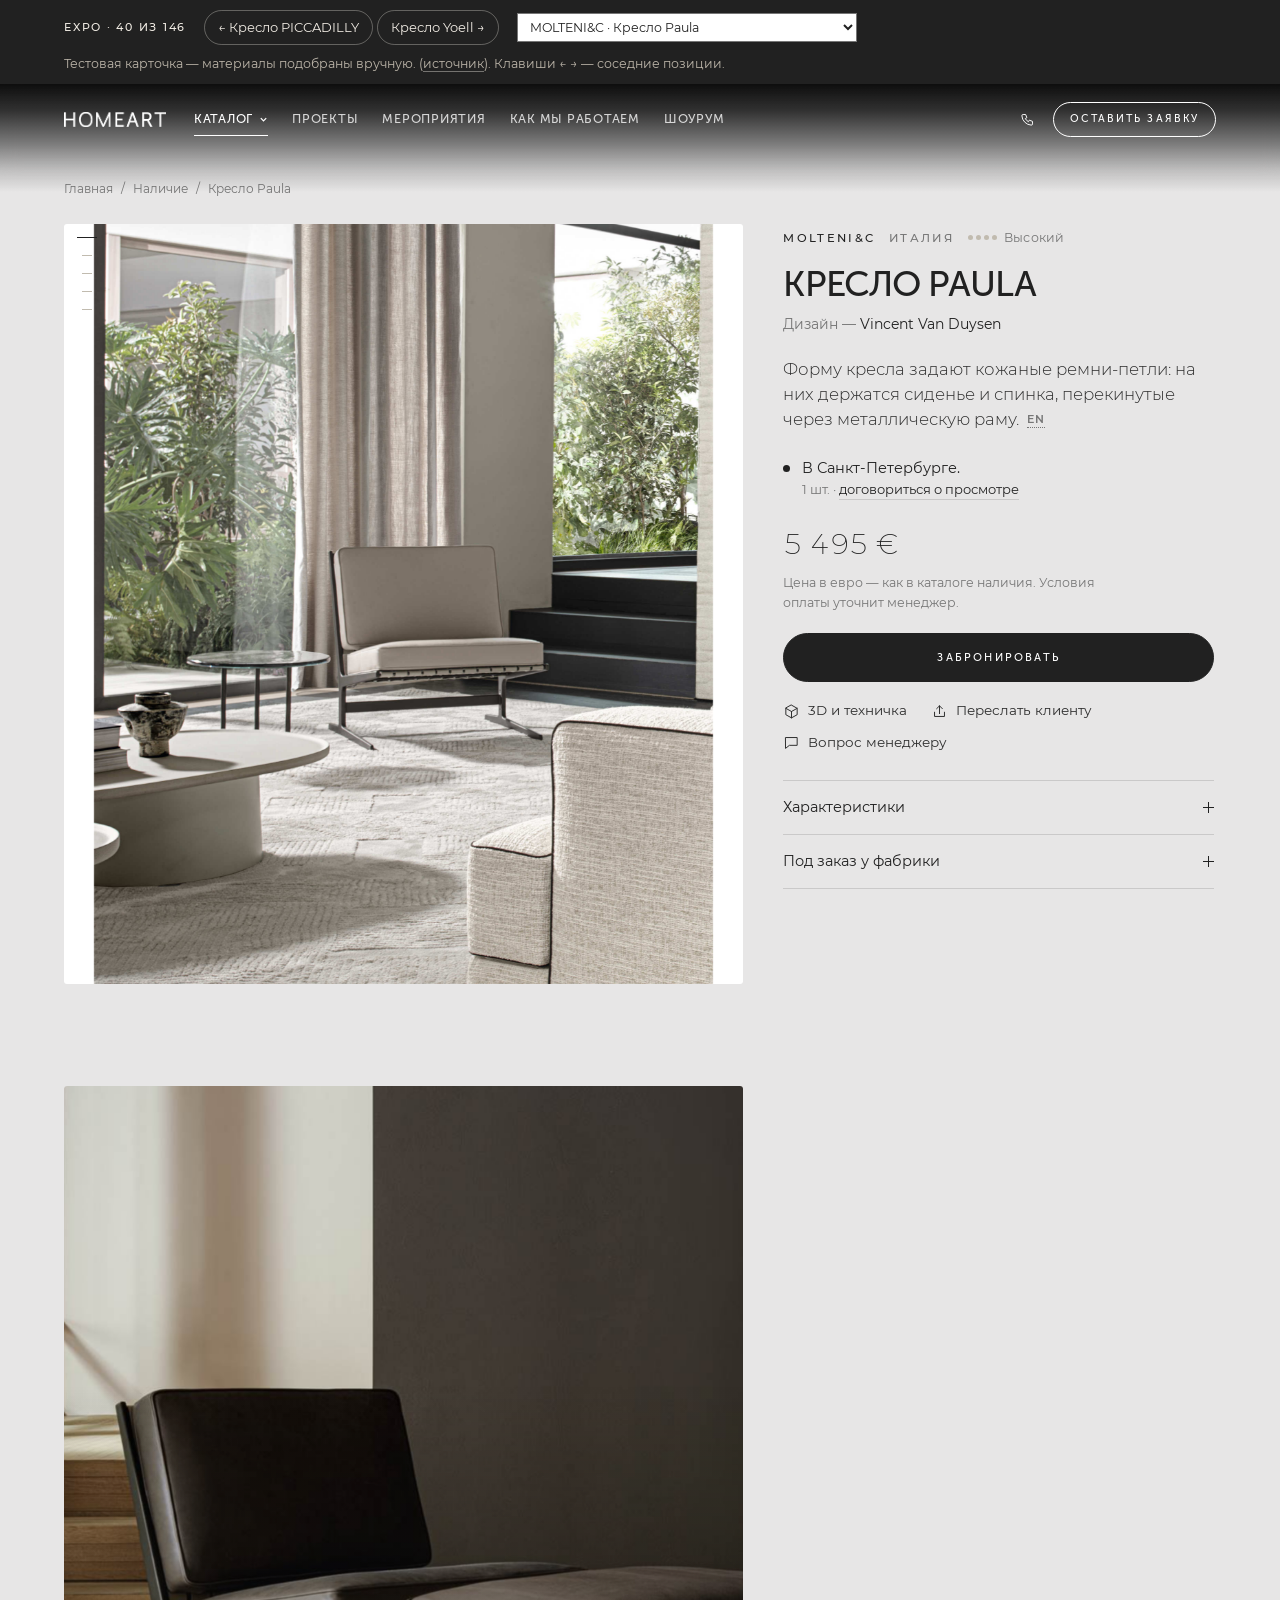
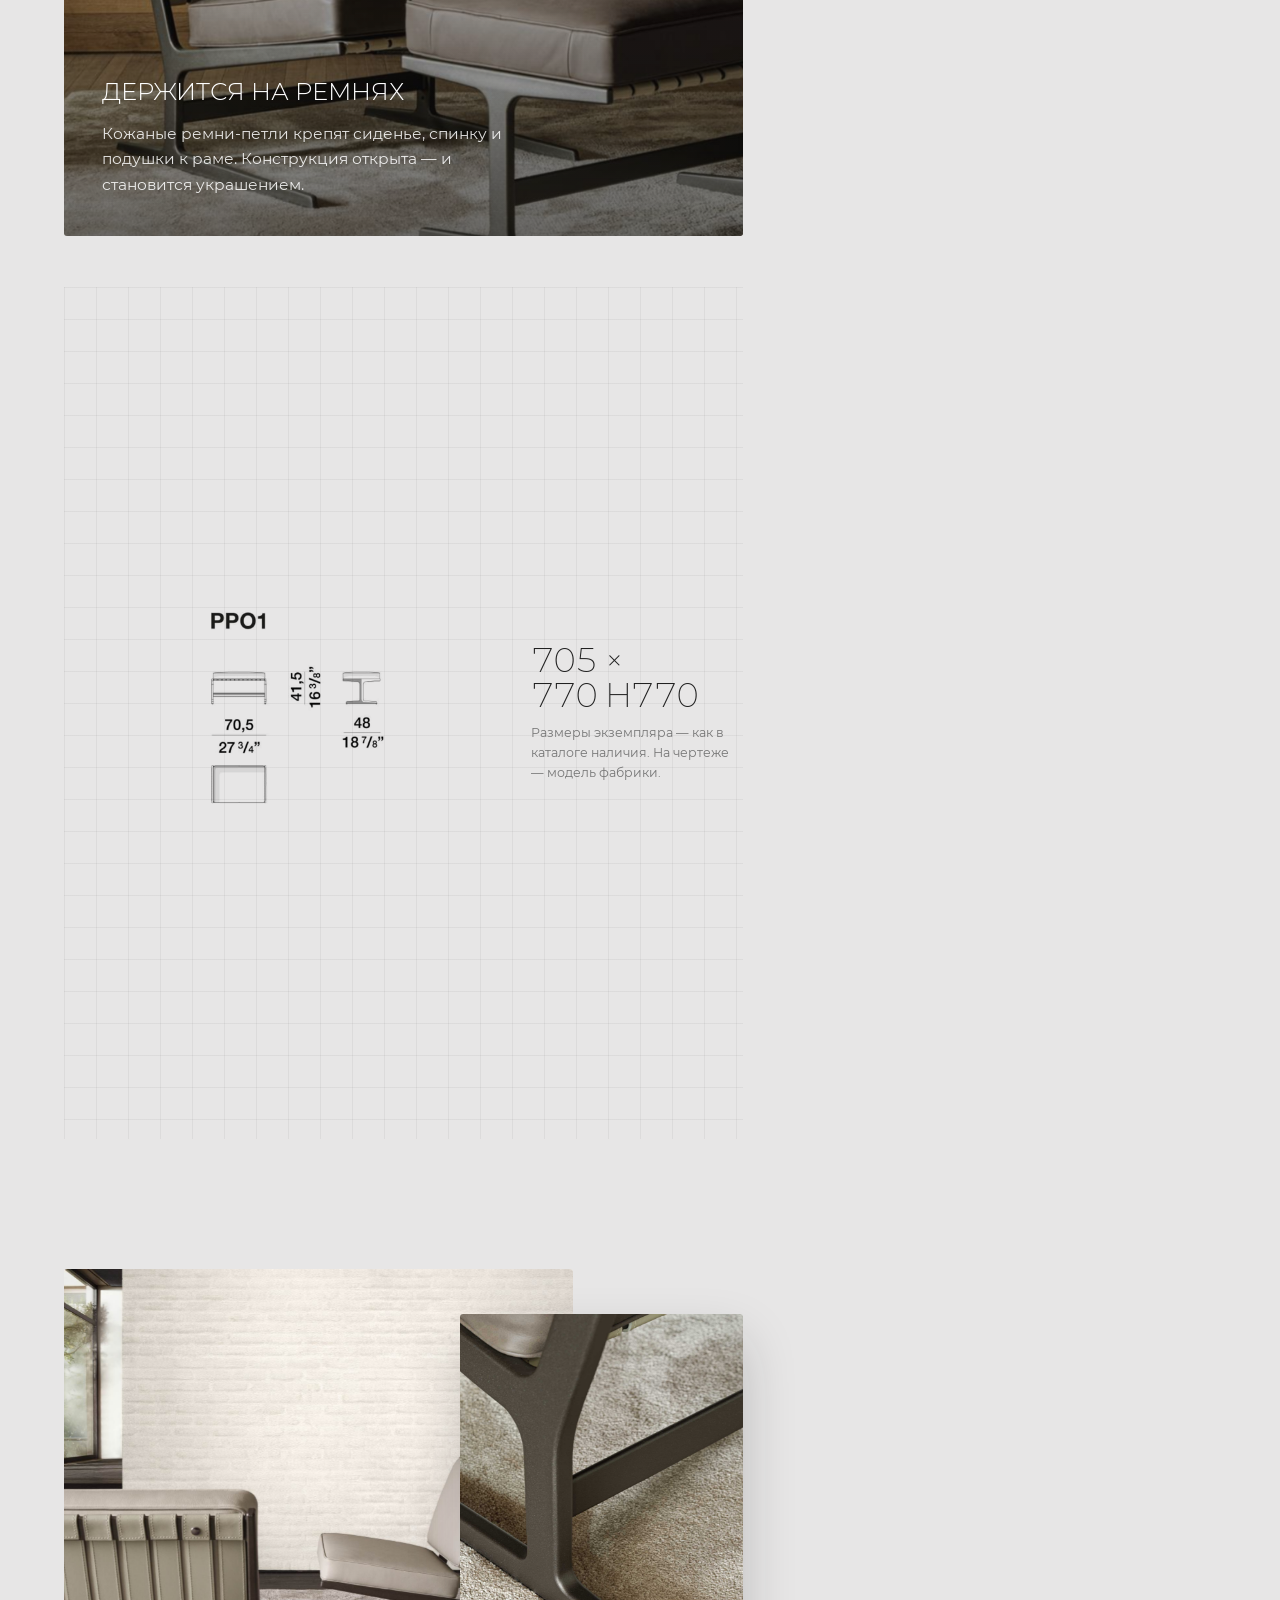
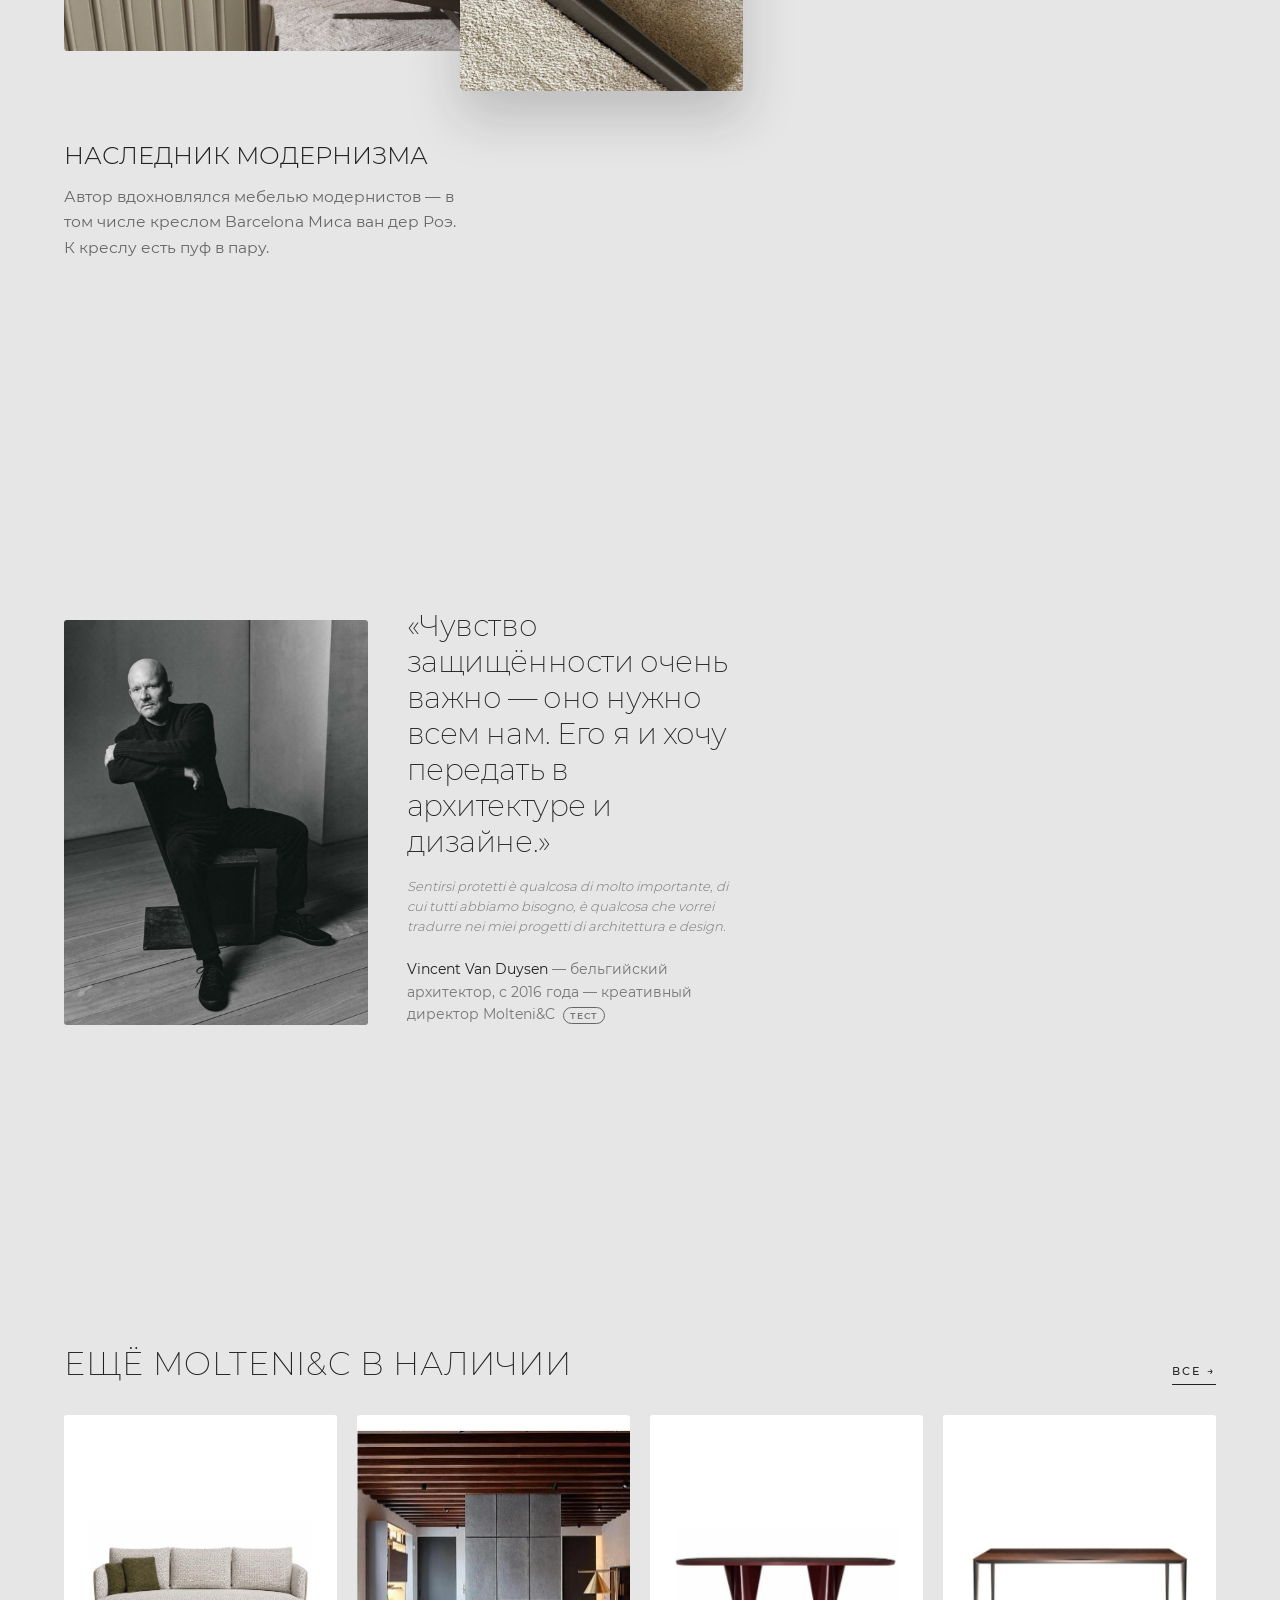
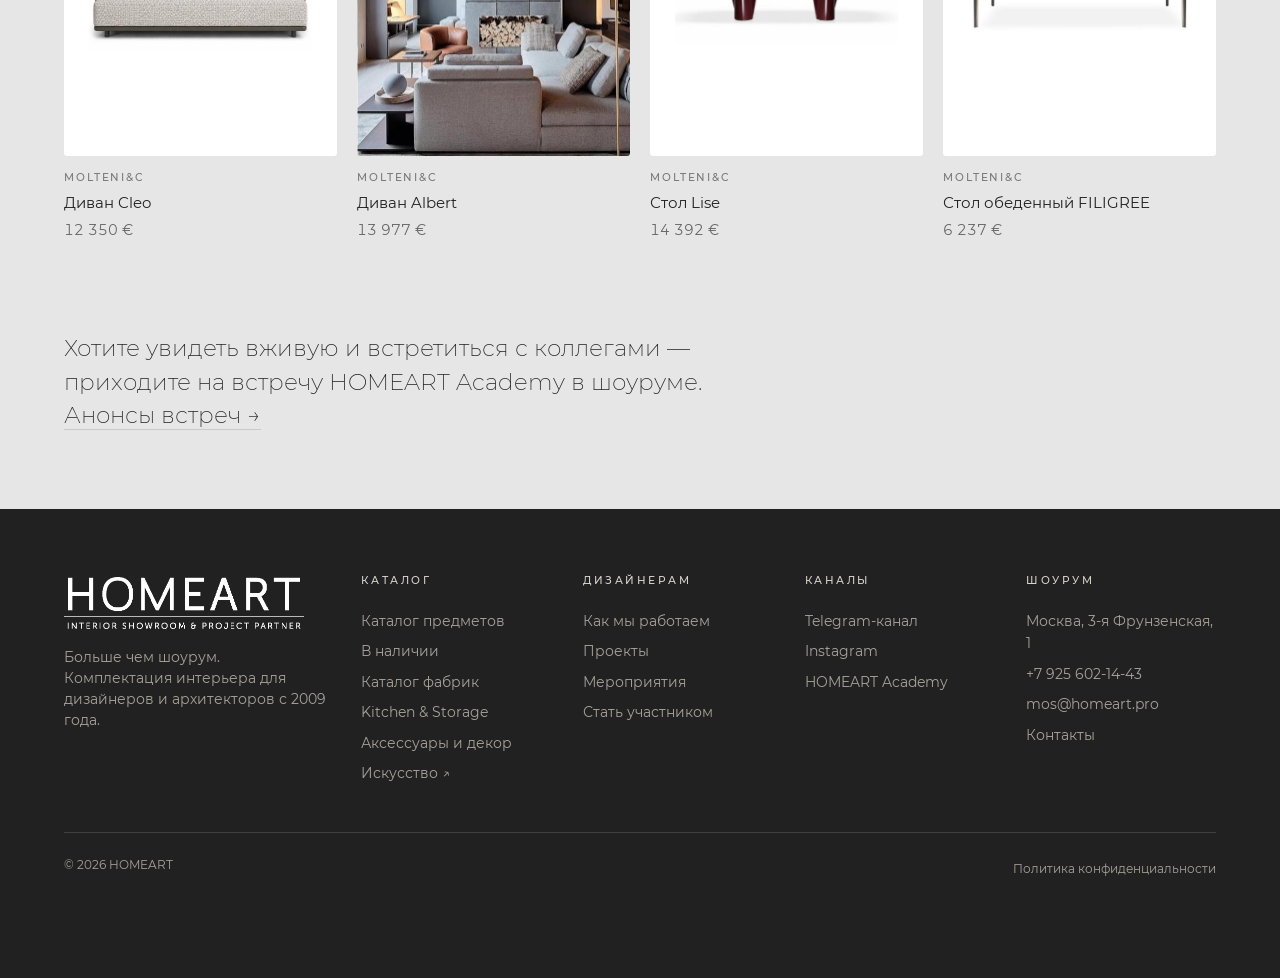
<file: product.html>
<!doctype html><meta charset="utf-8"><meta name="robots" content="noindex"><script>location.replace("_variants/expo-card.html"+location.search+location.hash)</script><a href="_variants/expo-card.html">Каталог</a>
</file>
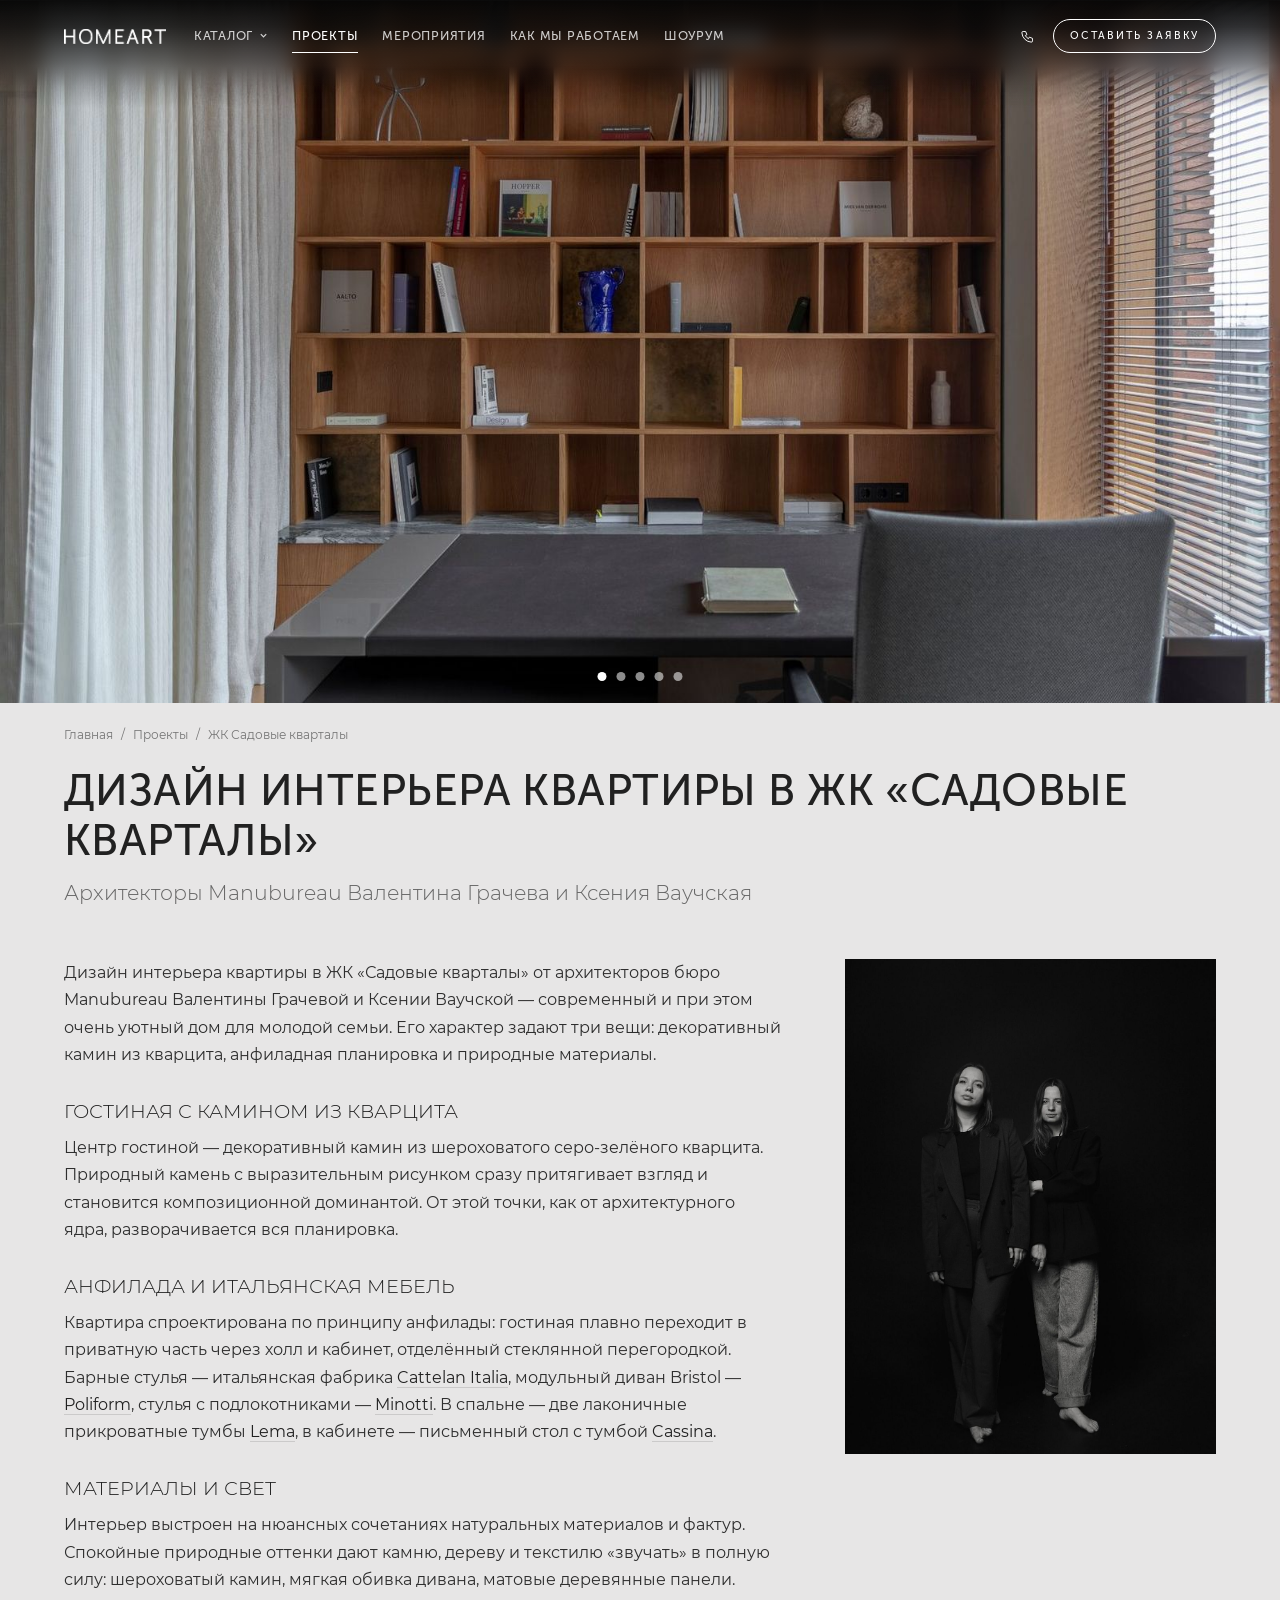
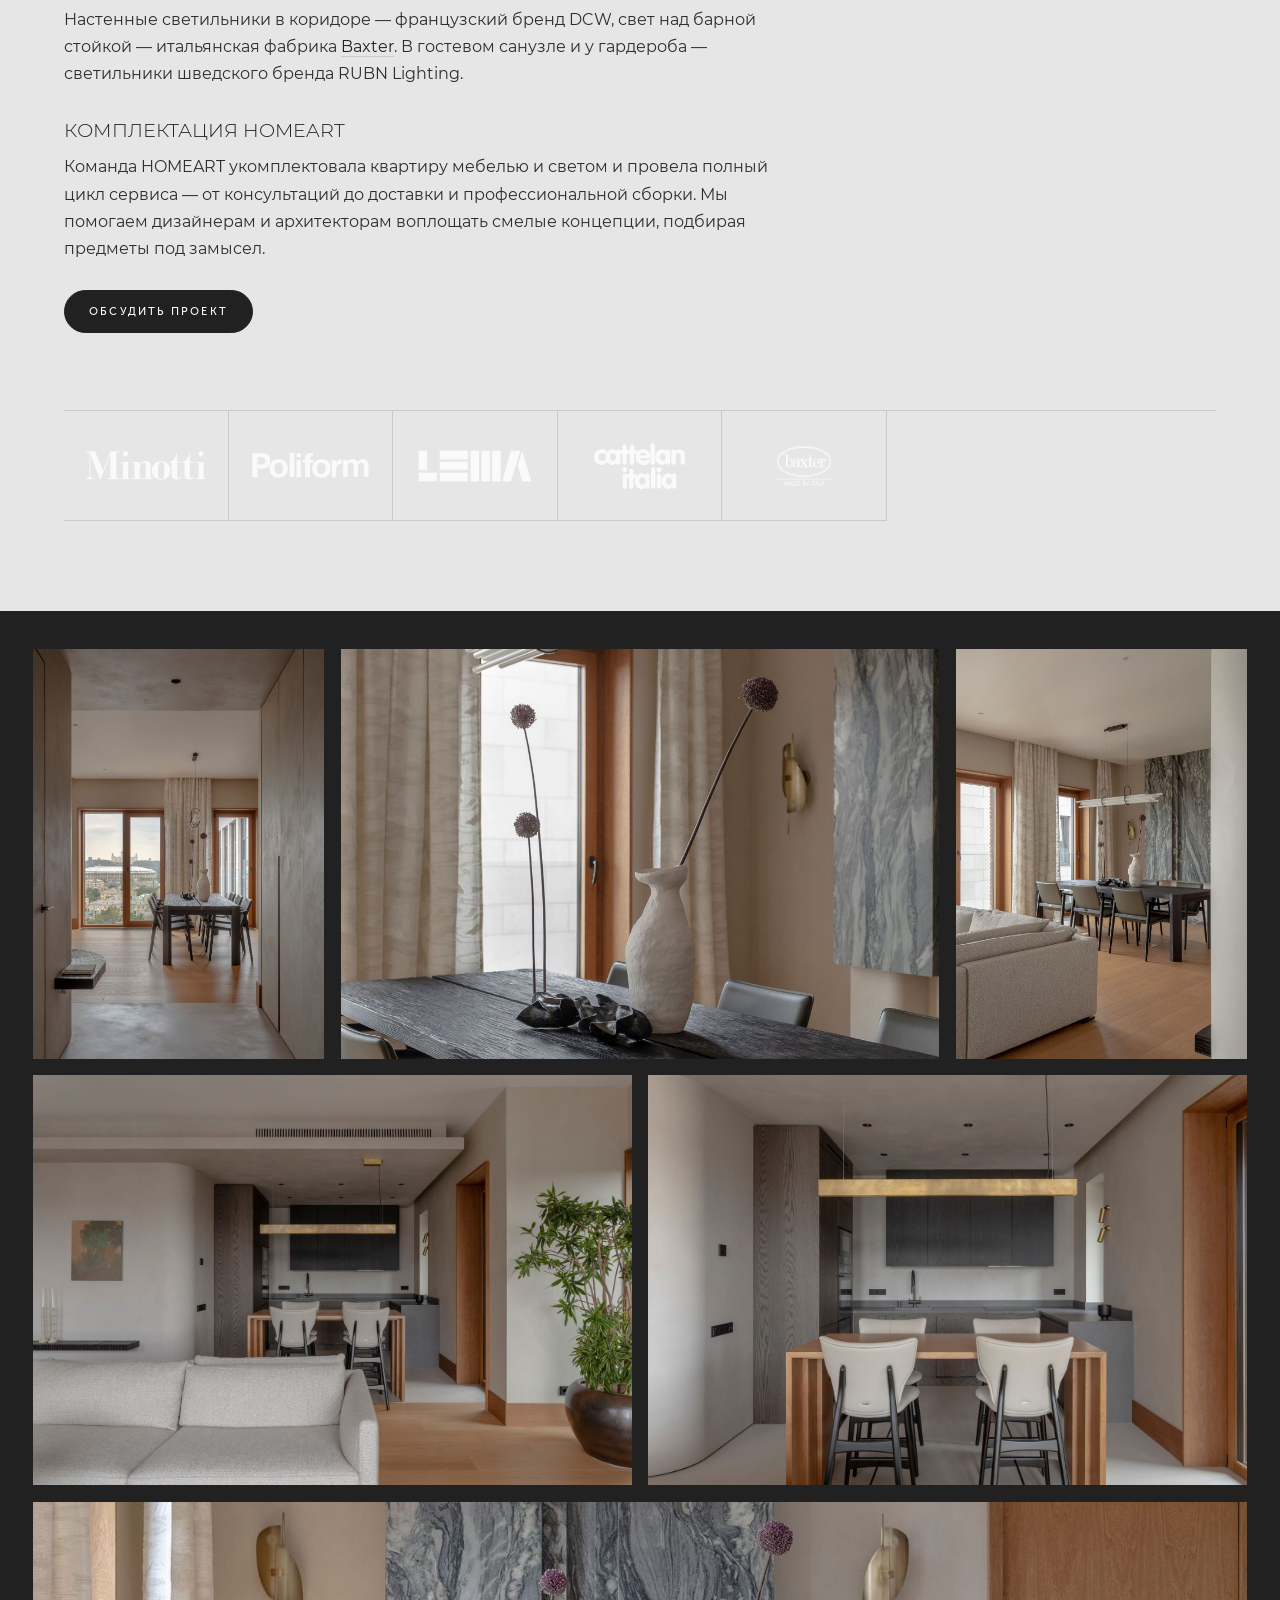
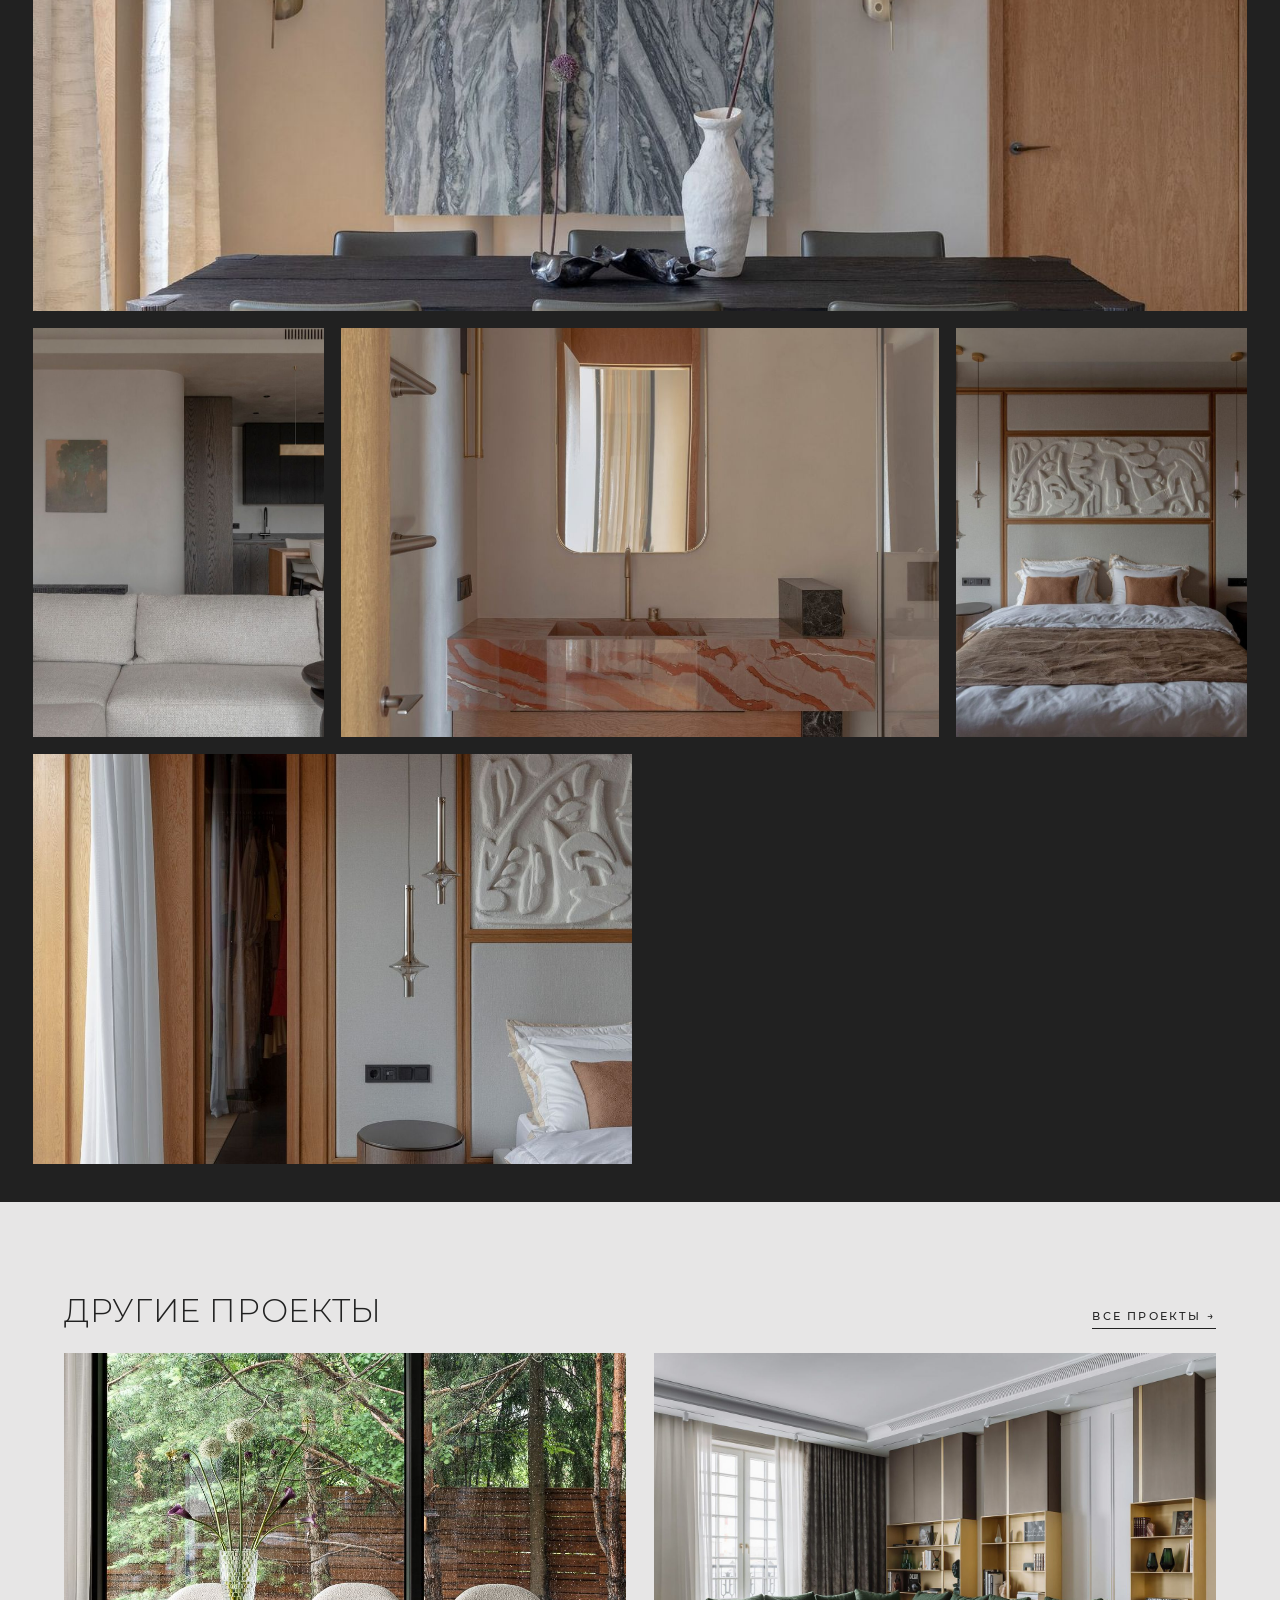
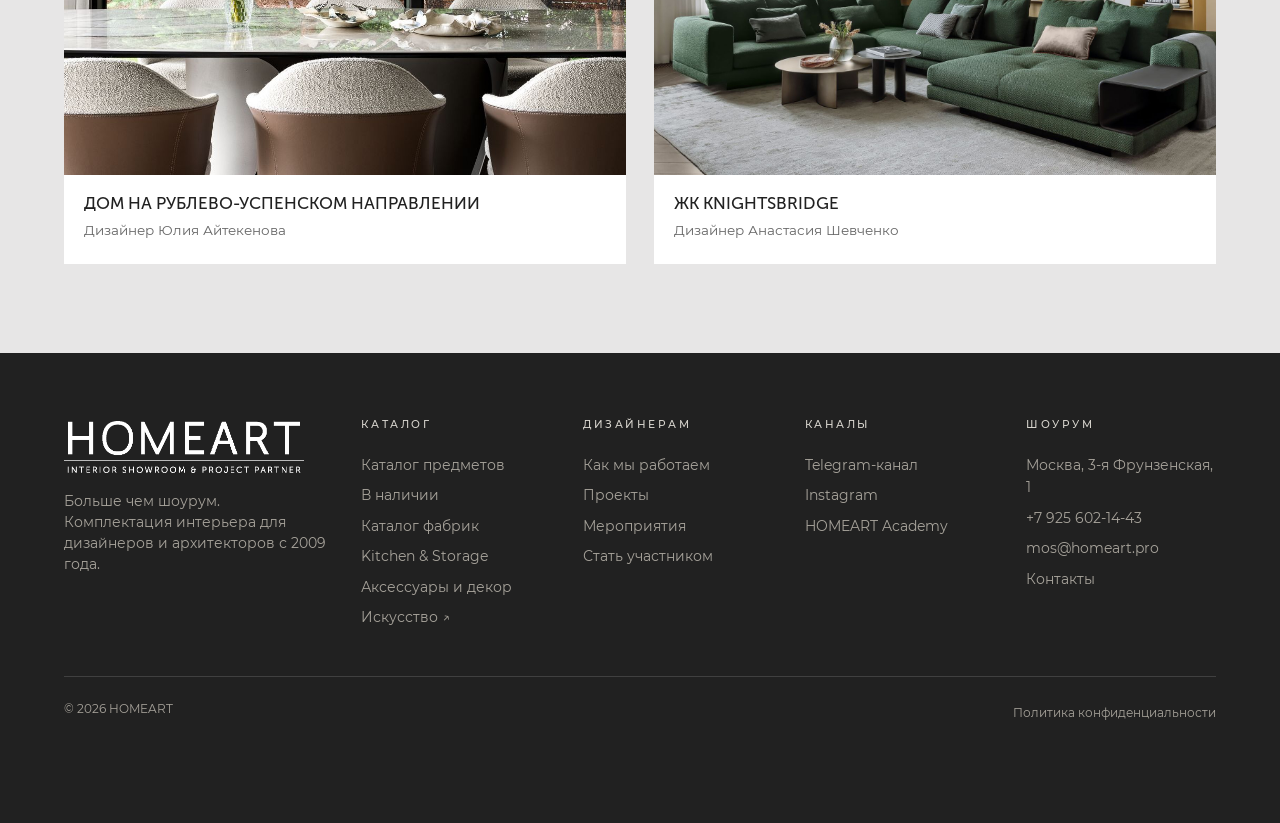
<file: project.html>
<!doctype html>
<html lang="ru">
<head>
<meta charset="utf-8">
<meta name="viewport" content="width=device-width,initial-scale=1">
<title>Проект — HOMEART</title>
<meta name="description" content="">
<meta property="og:title" content="">
<meta property="og:description" content="">
<meta property="og:image" content="">
<meta property="og:type" content="article">
<link rel="preconnect" href="https://fonts.googleapis.com"><link rel="preconnect" href="https://fonts.gstatic.com" crossorigin>
<link rel="stylesheet" href="https://fonts.googleapis.com/css2?family=Montserrat:wght@200;300;400;500;600&display=swap">
<link rel="stylesheet" href="assets/fonts.css?v=1793205172">
<link rel="stylesheet" href="assets/site.css?v=1793205172">
<link rel="stylesheet" href="assets/projects.css?v=1793205172">
</head>
<body data-page="projects" data-root="">
<div id="hdr"></div>
<main id="main"></main>
<div id="ftr"></div>
<dialog class="plb" id="lb" aria-label="Фото проекта"><div class="plb__t" id="lbT"></div>
  <button type="button" class="x" id="lbX" aria-label="Закрыть">×</button><button type="button" class="pv" id="lbP" aria-label="Назад">‹</button>
  <button type="button" class="nx" id="lbN" aria-label="Вперёд">›</button><div class="c" id="lbC"></div></dialog>
<script src="data/data.js?v=1793205172"></script>
<script src="data/projects.js?v=1793205172"></script>
<script src="assets/site.js?v=1793205172"></script>
<script src="assets/projects.js?v=1793205172"></script>
<script>
(function () {
  const { esc, qs } = HA;
  // формат страницы — как на старом homeart.pro: баннер-слайдер → название и автор → текст и портрет → логотипы фабрик → галерея
  const p = PROJECTS.find(x => x.id === qs.get('id')) || PROJECTS[0];
  const d = DESIGNERS.find(x => x.projects.includes(p.id));
  const slides = p.slides.length ? p.slides : p.photos.slice(0, 1);
  const all = slides.concat(p.gallery);   // порядок для просмотра во весь экран
  PJ.meta(p.meta.title, p.meta.description, slides[0]);
  // фабрики из каталога: первое упоминание в тексте — ссылка на страницу фабрики
  const facs = (p.factories || []).map(HA.factory).filter(Boolean), linked = new Set();
  const linkFacs = h => facs.reduce((s, f) => {
    const n = esc(f.name).toLowerCase(), i = linked.has(f.id) ? -1 : s.toLowerCase().indexOf(n);   // в каталоге имена заглавными, в тексте — как в тексте
    if (i < 0) return s;
    linked.add(f.id);
    return s.slice(0, i) + `<a href="factory.html?id=${encodeURIComponent(f.id)}">${s.slice(i, i + n.length)}</a>` + s.slice(i + n.length);
  }, h);
  const author = d ? `<a href="designer.html?id=${encodeURIComponent(d.id)}">${esc(p.author)}</a>` : esc(p.author);
  const more = (d ? d.projects.filter(id => id !== p.id).map(id => PROJECTS.find(x => x.id === id)).filter(Boolean) : [])
    .concat(PROJECTS.filter(x => x.id !== p.id && !(d && d.projects.includes(x.id)))).slice(0, 2);
  document.getElementById('main').innerHTML = `
    <section class="pban" data-hdr-over aria-label="Фото проекта">
      ${slides.map((s, i) => `<figure class="${i ? '' : 'on'}" data-i="${i}"><img src="${s}" alt="${esc(p.title)}, фото ${i + 1}" ${i ? 'loading="lazy"' : ''}></figure>`).join('')}
      ${slides.length > 1 ? `<div class="pban__dots">${slides.map((s, i) => `<button type="button" class="${i ? '' : 'on'}" data-s="${i}" aria-label="Фото ${i + 1}"></button>`).join('')}</div>` : ''}
    </section>
    <div class="wrap">
      <div class="crumbs"><a href="index.html">Главная</a><span>/</span><a href="projects.html">Проекты</a><span>/</span><span>${esc(p.title)}</span></div>
      <h1 class="ptitle">${esc(p.h1 || p.title)}</h1>
      ${p.author ? `<p class="pby">${author}</p>` : ''}
      <div class="pbody">
        <div class="ptext">${p.text.map(t => t.startsWith('## ') ? `<h2>${esc(t.slice(3))}</h2>` : `<p>${linkFacs(esc(t))}</p>`).join('')}
          <button type="button" class="btn" data-call="Проект: ${esc(p.title)}" style="margin-top:28px">Обсудить проект</button></div>
        ${p.authorPhoto ? `<figure class="pportrait"><img src="${p.authorPhoto}" alt="${esc(p.author)}"></figure>` : ''}
      </div>
      ${p.logos.length ? `<div class="plogos" aria-label="Фабрики в проекте">${p.logos.map(l => `<span><img loading="lazy" src="${l}" alt=""></span>`).join('')}</div>` : ''}
    </div>
    ${p.gallery.length ? `<section class="pgal" aria-label="Галерея проекта"><div class="pgal__in">${p.gallery.map((s, i) =>
      `<figure data-i="${slides.length + i}"><img loading="lazy" src="${s}" alt="${esc(p.title)}, фото ${slides.length + i + 1}"></figure>`).join('')}</div></section>` : ''}
    ${more.length ? `<div class="wrap"><section class="pmore"><div class="sec__h"><h2>${d && d.projects.length > 1 ? 'Ещё проекты автора' : 'Другие проекты'}</h2><a class="link" href="projects.html">Все проекты →</a></div>
      <div class="ptiles">${PJ.tiles(more)}</div></section></div>` : ''}`;
  PJ.lightbox(all);
  PJ.slider(document.querySelector('.pban'));
})();
</script>
</body>
</html>
</file>
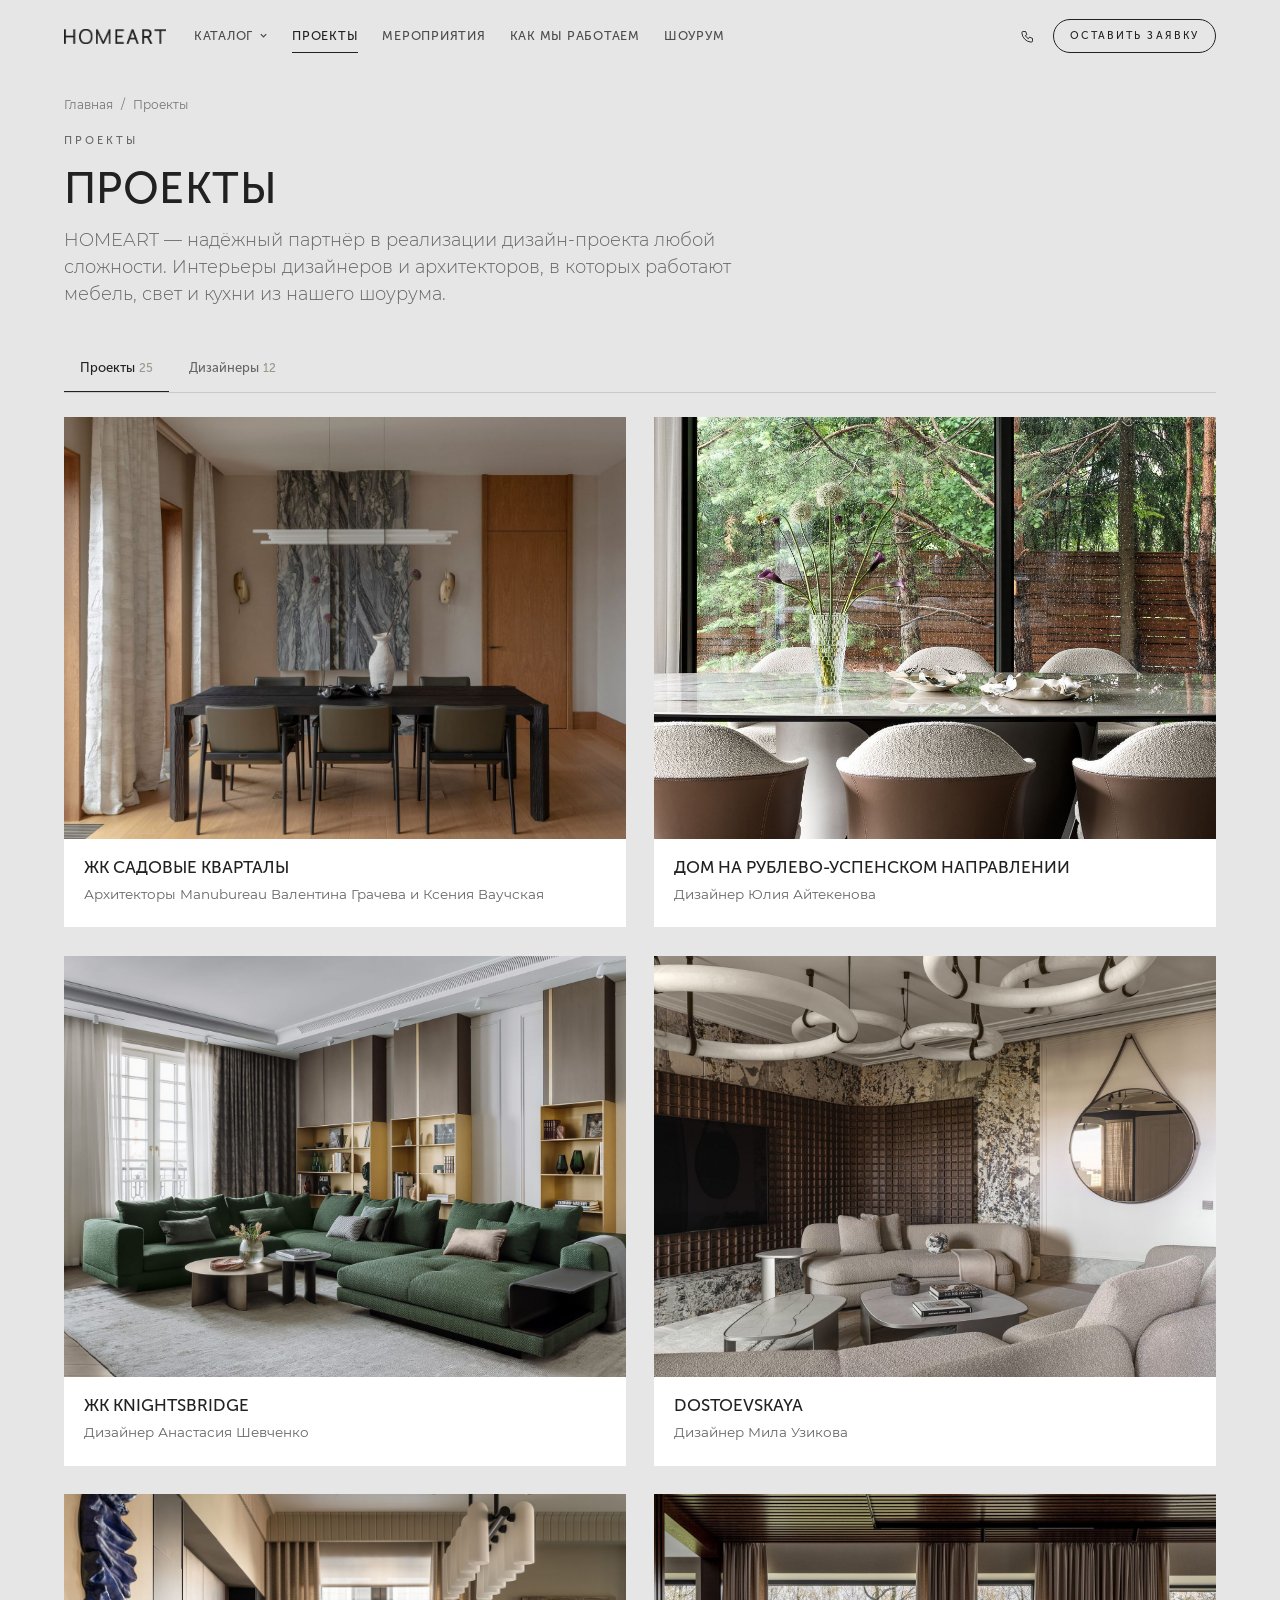
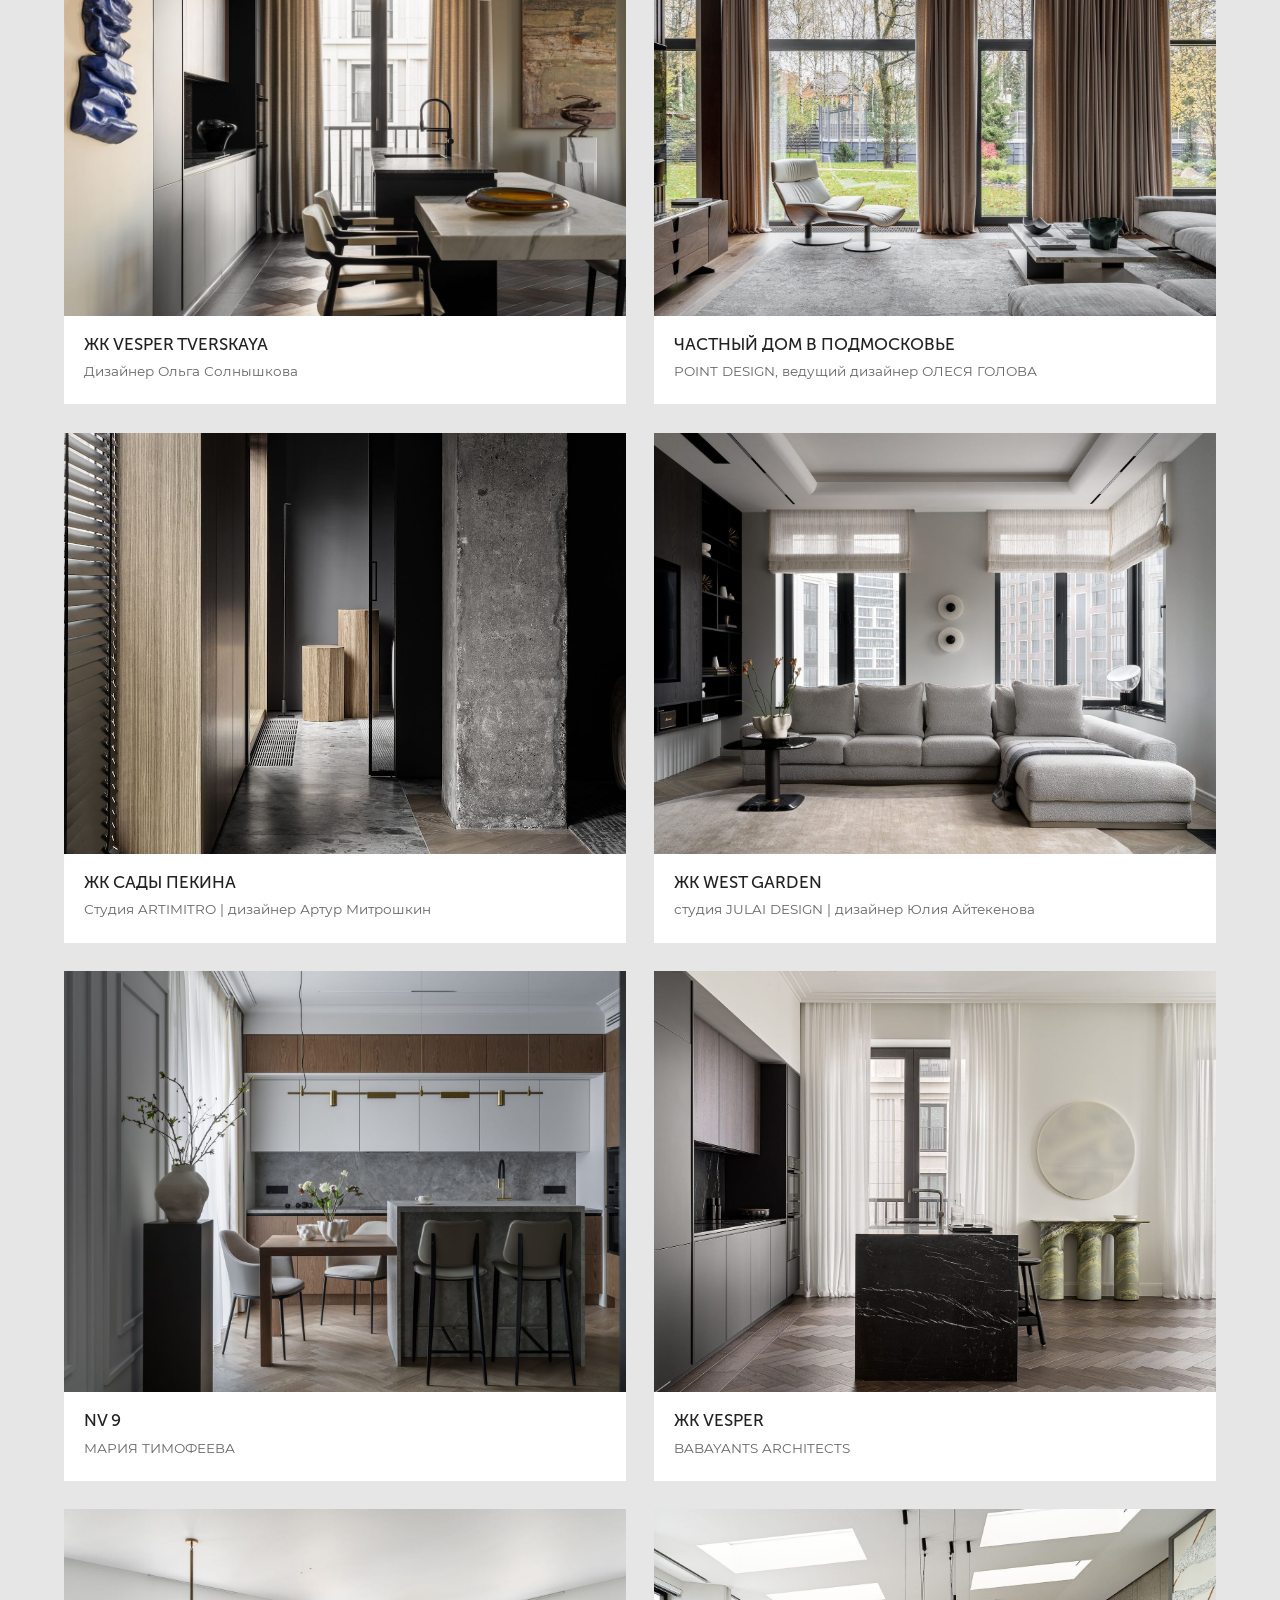
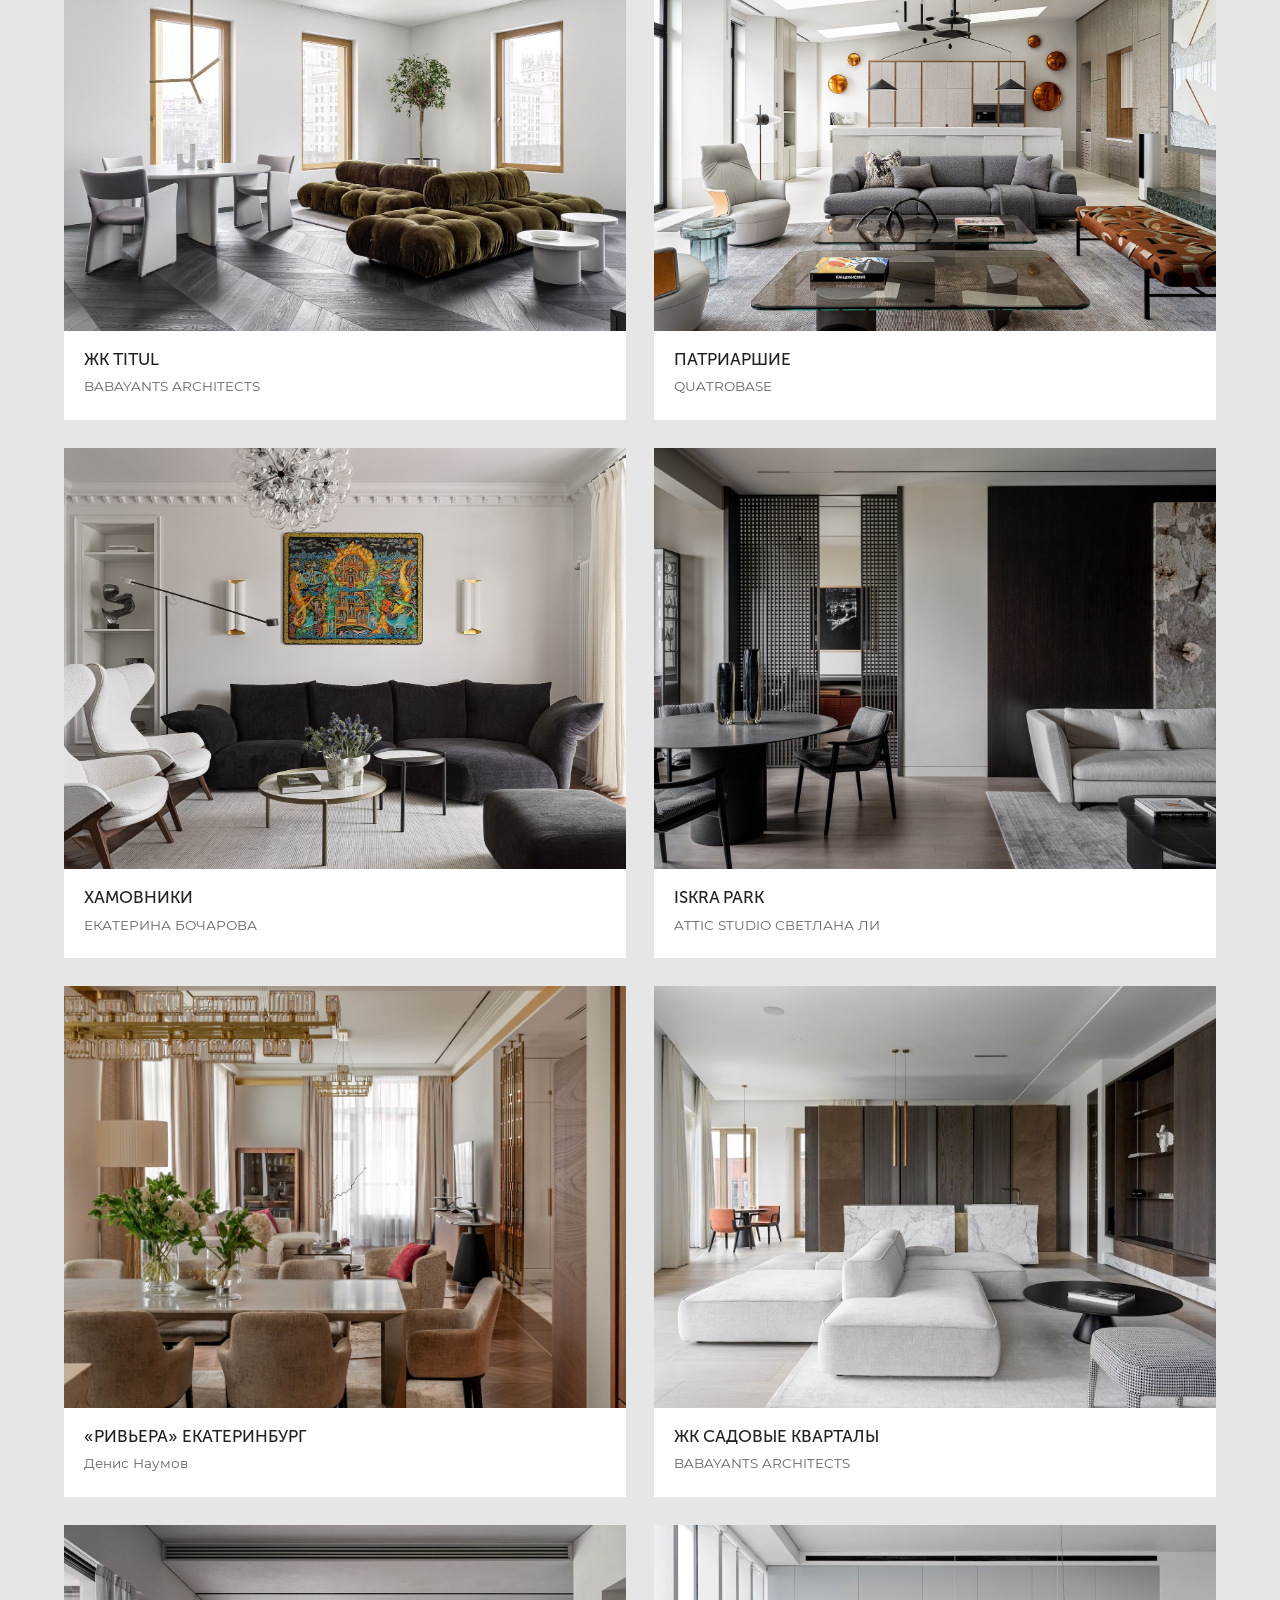
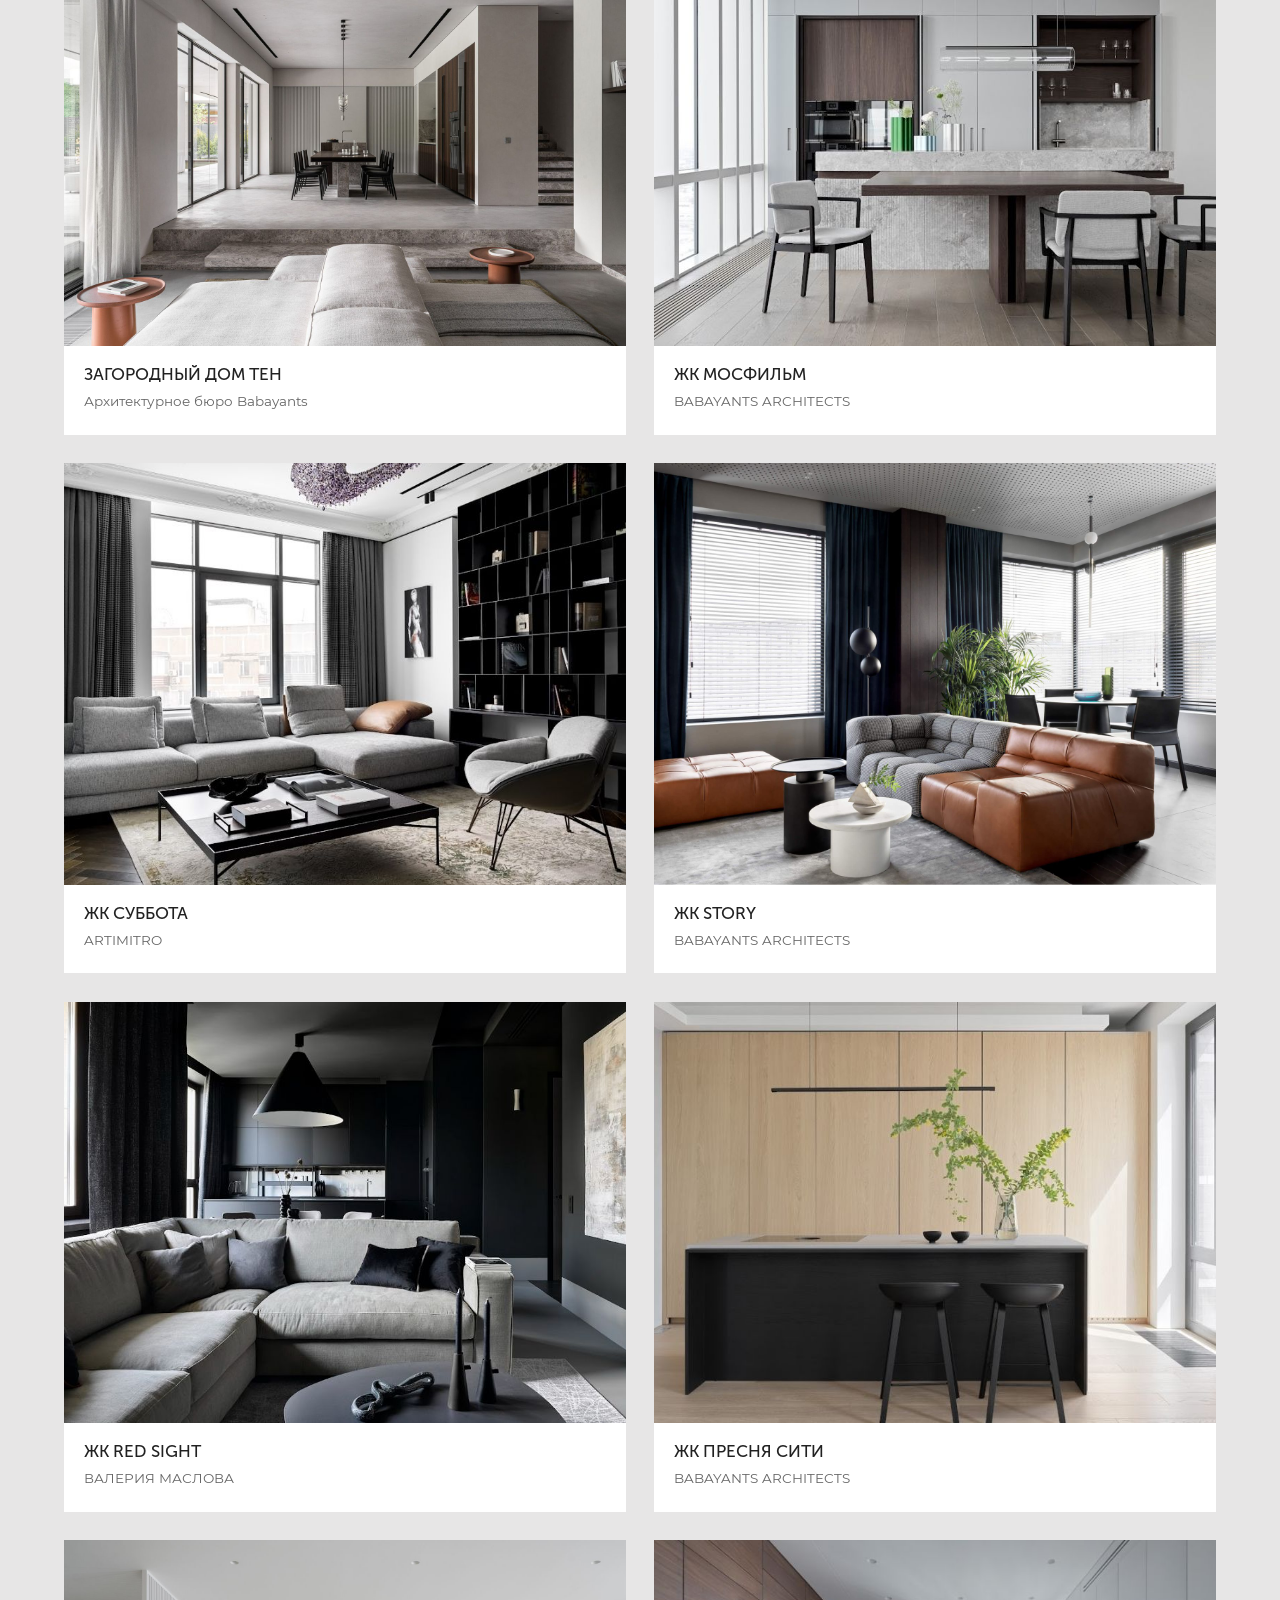
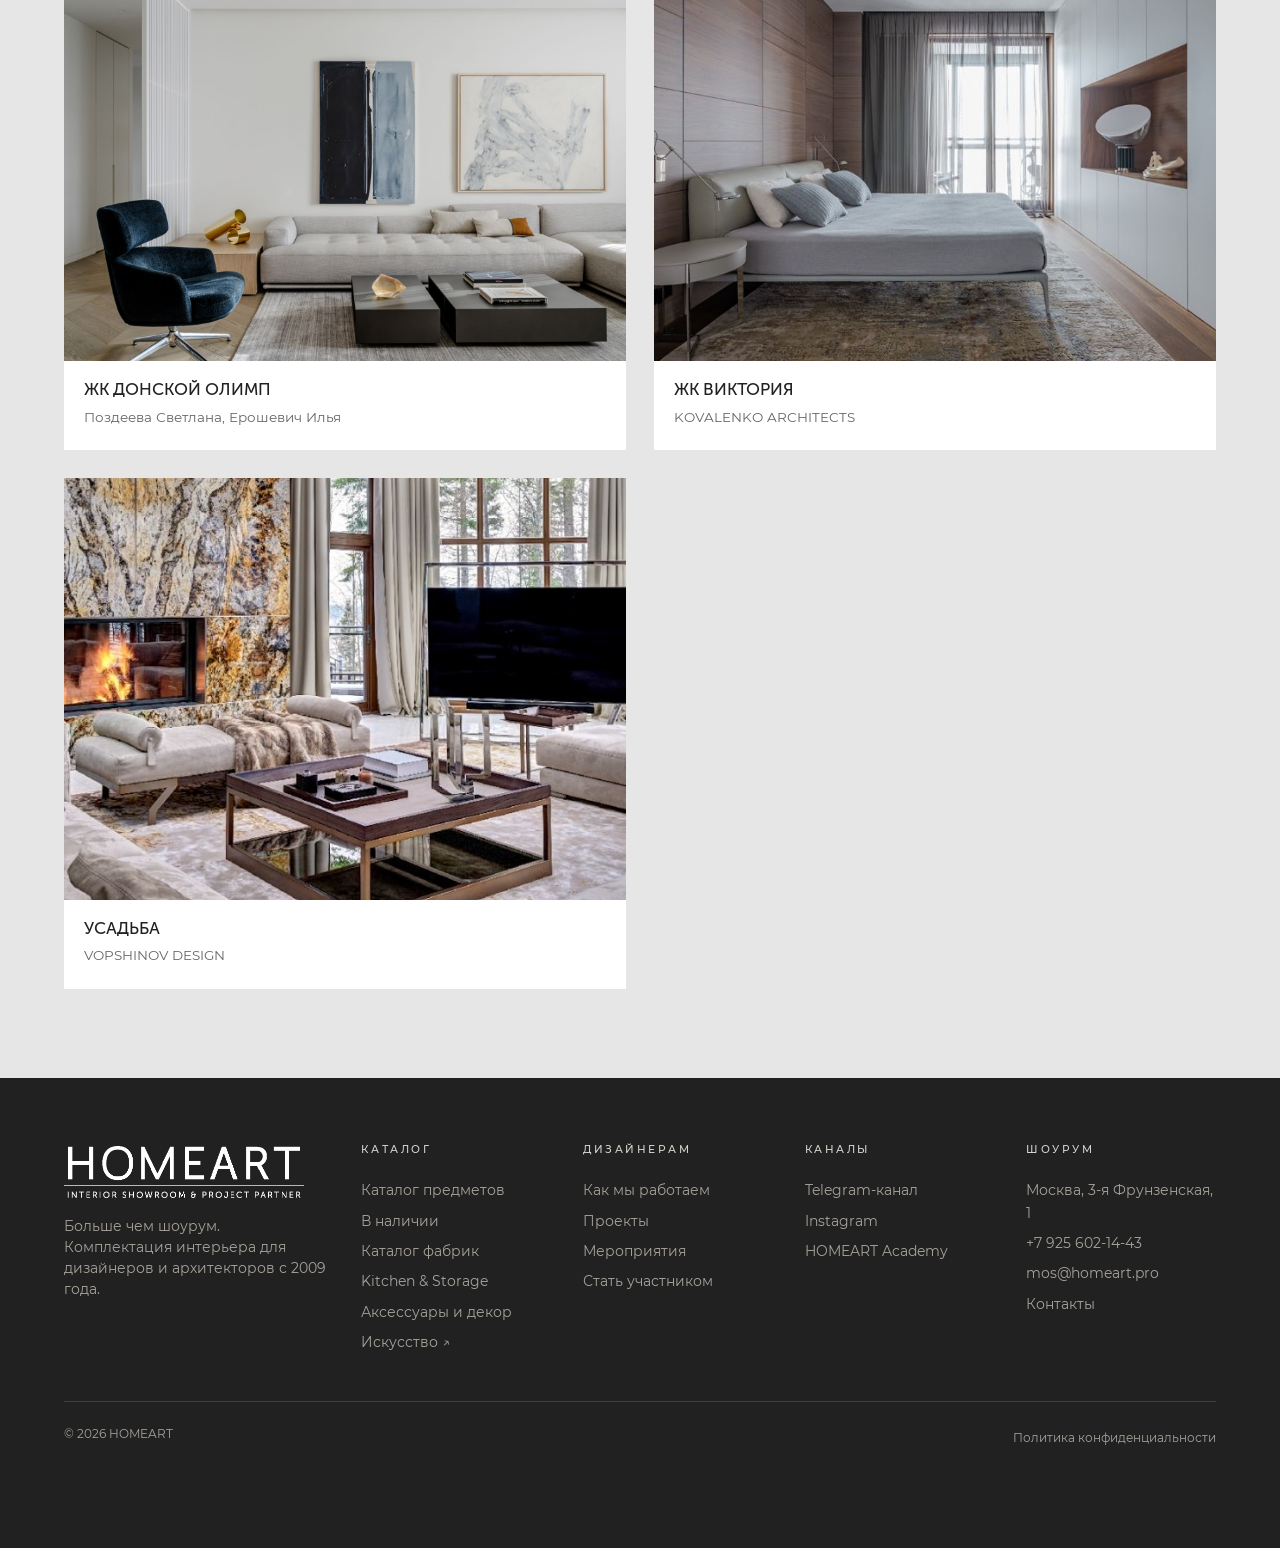
<file: projects.html>
<!doctype html>
<html lang="ru">
<head>
<meta charset="utf-8">
<meta name="viewport" content="width=device-width,initial-scale=1">
<title>Проекты с мебелью и светом HOMEART — дизайнеры и архитекторы</title>
<meta name="description" content="Реализованные интерьеры дизайнеров и архитекторов с мебелью, светом и кухнями HOMEART: квартиры и загородные дома.">
<meta property="og:title" content="Проекты с мебелью и светом HOMEART">
<meta property="og:description" content="Реализованные интерьеры дизайнеров и архитекторов с мебелью, светом и кухнями HOMEART.">
<meta property="og:type" content="website">
<link rel="preconnect" href="https://fonts.googleapis.com"><link rel="preconnect" href="https://fonts.gstatic.com" crossorigin>
<link rel="stylesheet" href="https://fonts.googleapis.com/css2?family=Montserrat:wght@200;300;400;500;600&display=swap">
<link rel="stylesheet" href="assets/fonts.css?v=1793205172">
<link rel="stylesheet" href="assets/site.css?v=1793205172">
<link rel="stylesheet" href="assets/projects.css?v=1793205172">
</head>
<body data-page="projects" data-root="">
<div id="hdr"></div>
<main class="wrap">
  <div class="crumbs"><a href="index.html">Главная</a><span>/</span><span>Проекты</span></div>
  <div class="pagehead">
    <div class="eyebrow">Проекты</div>
    <h1>Проекты</h1>
    <p class="lead">HOMEART — надёжный партнёр в реализации дизайн-проекта любой сложности. Интерьеры дизайнеров и архитекторов, в которых работают мебель, свет и кухни из нашего шоурума.</p>
  </div>
  <div class="tabs" id="tabs"></div>
  <div id="list" style="padding-bottom:clamp(64px,7vw,110px)"></div>
</main>
<div id="ftr"></div>
<script src="data/data.js?v=1793205172"></script>
<script src="data/projects.js?v=1793205172"></script>
<script src="assets/site.js?v=1793205172"></script>
<script>
(function () {
  const { esc, qs } = HA;
  const tab = qs.get('tab') === 'designers' ? 'designers' : 'projects';
  const byId = Object.fromEntries(PROJECTS.map(p => [p.id, p]));
  document.getElementById('tabs').innerHTML =
    `<a href="projects.html" class="${tab === 'projects' ? 'on' : ''}">Проекты<span>${PROJECTS.length}</span></a>` +
    `<a href="projects.html?tab=designers" class="${tab === 'designers' ? 'on' : ''}">Дизайнеры<span>${DESIGNERS.length}</span></a>`;
  const list = document.getElementById('list');
  if (tab === 'projects') {
    list.innerHTML = `<div class="ptiles">${PROJECTS.map(p => `<a class="ptile" href="project.html?id=${encodeURIComponent(p.id)}">
      <div class="ptile__p">${p.photos[0] ? `<img loading="lazy" src="${p.photos[0]}" alt="${esc(p.title)}">` : ''}</div>
      <div class="ptile__b"><span class="ptile__t">${esc(p.title)}</span>${p.author ? `<span class="ptile__a">${esc(p.author)}</span>` : ''}</div></a>`).join('')}</div>`;
  } else {
    document.title = 'Дизайнеры и архитекторы — проекты с HOMEART';
    list.innerHTML = `<div class="dtiles">${DESIGNERS.map(d => {
      const n = d.projects.filter(id => byId[id]).length;
      return `<a class="dtile" href="designer.html?id=${encodeURIComponent(d.id)}">
        <div class="dtile__p">${d.portrait ? `<img loading="lazy" src="${d.portrait}" alt="${esc(d.name)}">` : ''}</div>
        <span class="dtile__t">${esc(d.name)}</span>${d.role ? `<span class="dtile__r">${esc(d.role)}</span>` : ''}
        <span class="dtile__n">${HA.fmt.plural(n, 'проект', 'проекта', 'проектов')}</span></a>`;
    }).join('')}</div>`;
  }
})();
</script>
</body>
</html>
</file>
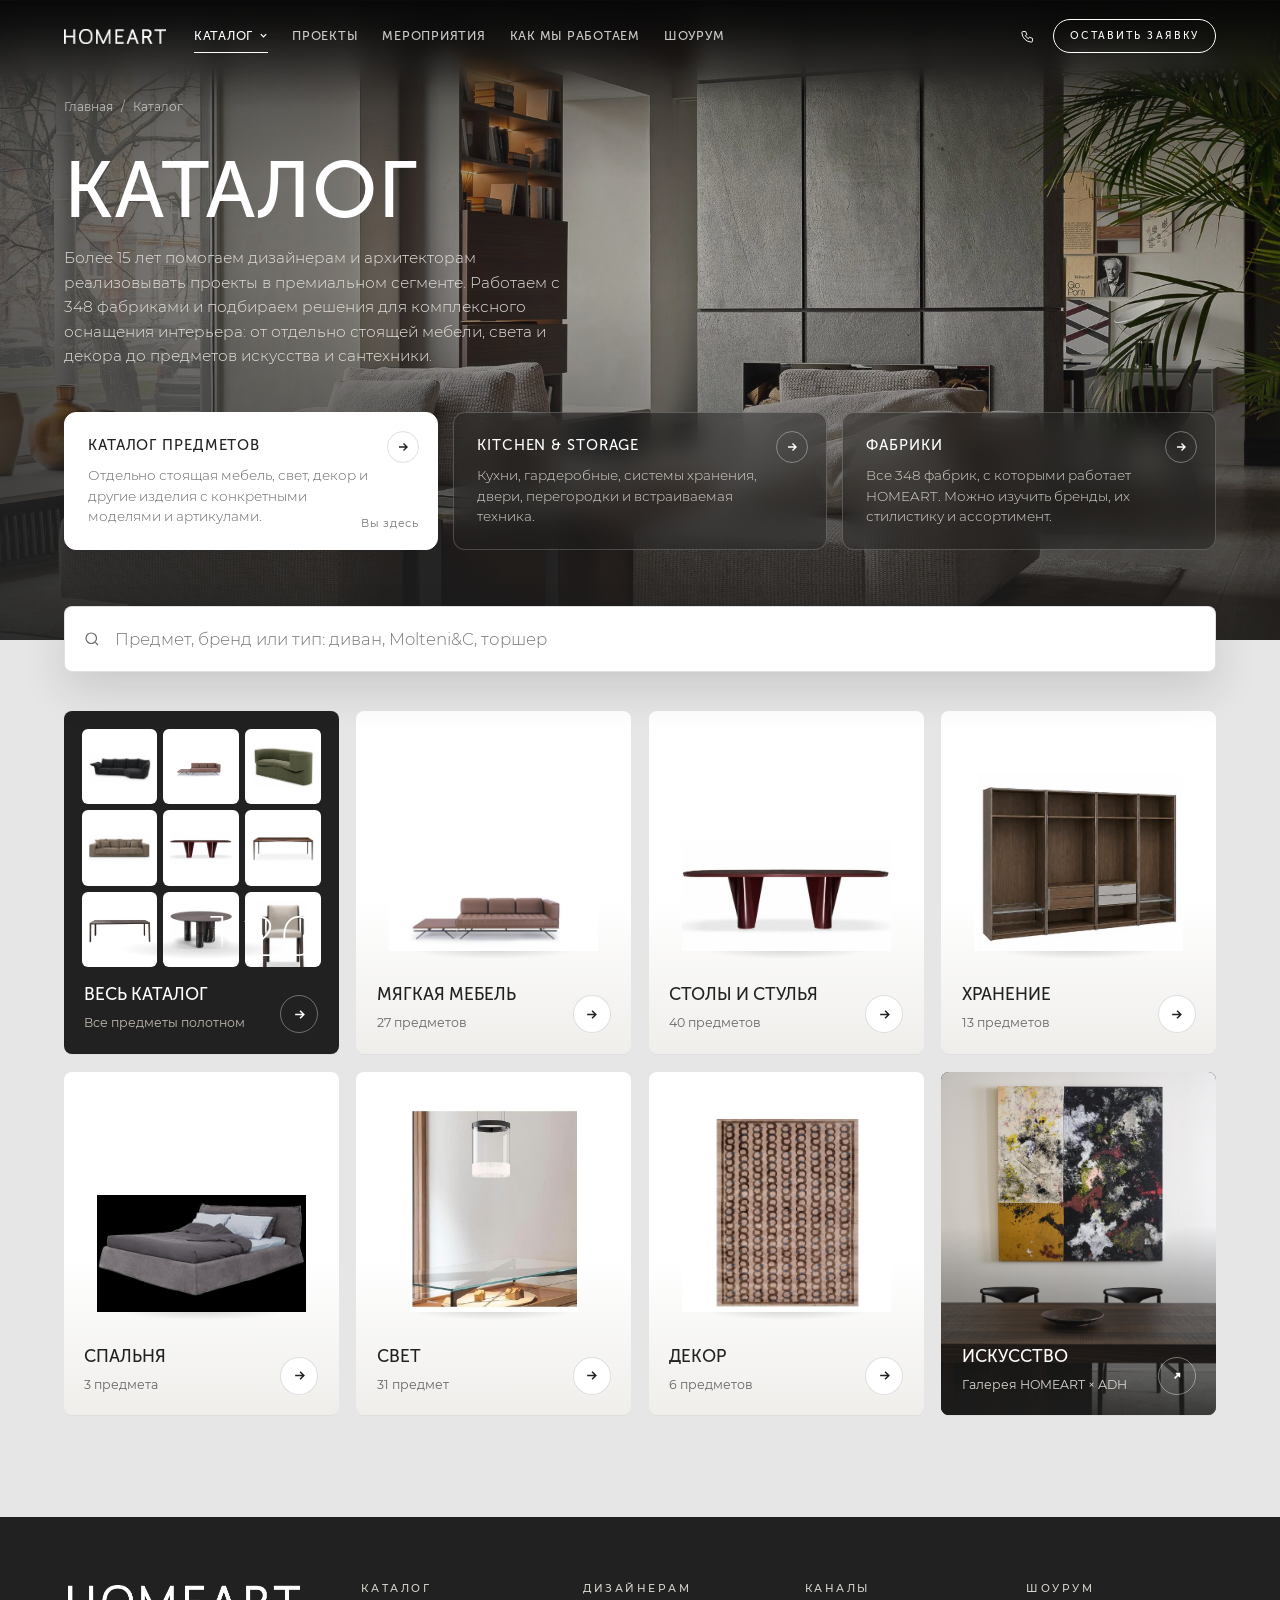
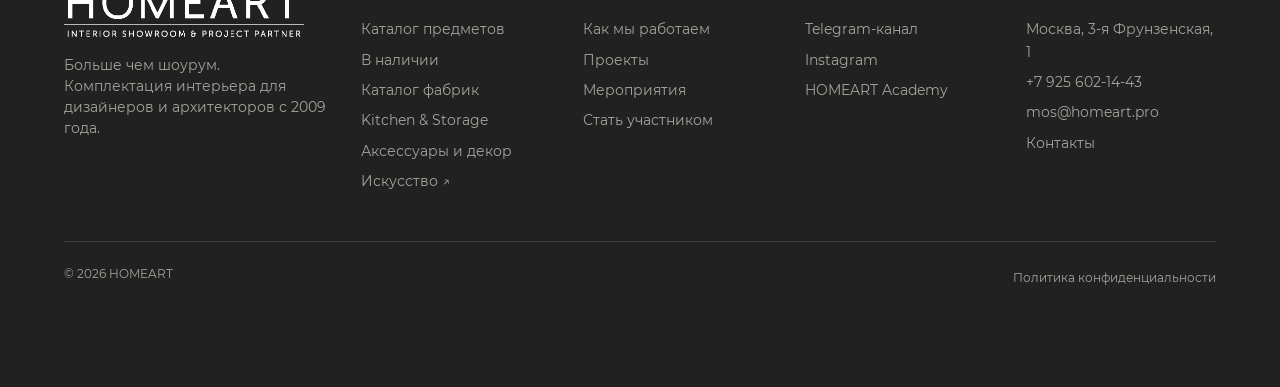
<file: _variants/catalog-cards.html>
<!doctype html>
<html lang="ru">
<head>
<meta charset="utf-8">
<meta name="viewport" content="width=device-width,initial-scale=1">
<title>Каталог — мебель и свет · HOMEART</title>
<meta name="robots" content="noindex">
<link rel="preconnect" href="https://fonts.googleapis.com"><link rel="preconnect" href="https://fonts.gstatic.com" crossorigin>
<link rel="stylesheet" href="https://fonts.googleapis.com/css2?family=Montserrat:wght@200;300;400;500;600&display=swap">
<link rel="stylesheet" href="../assets/fonts.css?v=1793205172">
<link rel="stylesheet" href="../assets/site.css?v=1793205172">
<link rel="stylesheet" href="../assets/catalog.css?v=1793205172">
<style>
/* Показ: каталог Михаила, плитки товара — утверждённые Павлом 29.10 (cards.js), ведут на карточки EXPO */
:root{--out:cubic-bezier(.23,1,.32,1)}
/* ── плитка: максимум фото, минимум текста ── */
.tile{display:flex;flex-direction:column;color:inherit}
.tile__p{position:relative;aspect-ratio:4/5;background:var(--white);overflow:hidden}
.tile__p img{position:absolute;inset:0;width:100%;height:100%;object-fit:cover;transition:opacity .6s var(--out),transform 1.2s var(--out)}
/* предмет на белом: поля фото обрезаются скриптом, предмет вписывается с одинаковым отступом — ~80% ширины или высоты плитки */
.tile__p .cut{object-fit:contain;padding:10%}
.tile__p .alt{opacity:0;object-fit:contain;background:#F4F2EE}   /* при наведении — фото целиком, без обрезки */
.tile__p .fit{object-fit:contain;background:#F4F2EE}              /* свет: интерьерный кадр целиком, предмет не обрезается */
.tile:hover .tile__p img{transform:scale(1.035)}
.tile:hover .tile__p .alt{opacity:1}
.tile:hover .tile__p:has(.alt) .main{opacity:0}
.tags{position:absolute;left:12px;top:12px;display:flex;gap:6px;flex-wrap:wrap;z-index:2}
.tag{font-size:10.5px;font-weight:500;letter-spacing:.04em;padding:4px 9px;border-radius:999px;background:rgba(255,255,255,.94);color:var(--ink);border:1px solid var(--ink)}
.tag--soft{border-color:transparent}
.tile__b{padding-top:14px;display:flex;flex-direction:column;gap:5px}
.tile__k{font-size:10.5px;font-weight:500;letter-spacing:.14em;text-transform:uppercase;color:var(--graphite-2)}
.tile__t{font-family:var(--display);font-weight:500;font-size:15px;line-height:1.3;text-transform:uppercase;letter-spacing:0}
.tile__c{font-size:11.5px;color:var(--graphite-2);overflow-wrap:anywhere}
.tile:hover .tile__t{text-decoration:underline;text-underline-offset:4px;text-decoration-thickness:1px}
.tile__f{display:flex;align-items:baseline;gap:10px;margin-top:4px;font-size:15px}
.tile__f s{font-size:13px;color:var(--graphite-2)}
.tile__f small{margin-left:auto;font-size:12.5px;color:var(--graphite-2)}

#grid.gx{row-gap:clamp(22px,2.4vw,34px)}#grid>.tile{grid-column:span 3}
@media(max-width:1100px){#grid>.tile{grid-column:span 4}}
@media(max-width:760px){#grid>.tile{grid-column:span 1}.tile__t{font-size:13px}.tile__f{font-size:14px}.tags{left:8px;top:8px}}
@media(prefers-reduced-motion:reduce){.tile__p img{transition:none}.tile:hover .tile__p img{transform:none}}
</style>
</head>
<body data-page="catalog" data-root="../">
<div id="hdr"></div>
<main>
  <!-- Показ: копия catalog.html Михаила (29.10), плитки товара — наши. Каталог предметов: вход — живые плитки категорий; внутри — карточки одного размера, фильтры раскрываются вниз, поиск под рукой всегда -->
  <section class="cx-hero" id="head" data-hdr-over>
    <div class="cx-hero__bg" aria-hidden="true"><img src="../img/photo/cat-all.jpg" alt="" class="on" data-k="cat-all"><img alt=""></div>
    <div class="wrap cx-hero__in">
      <div class="crumbs" id="crumbs"></div>
      <div class="cx-hero__row">
        <div><h1 id="ttl">Каталог</h1>
          <p class="cx-hero__lead cx-hero__lead--home">Более 15 лет помогаем дизайнерам и архитекторам реализовывать проекты в премиальном сегменте. Работаем с 348 фабриками и подбираем решения для комплексного оснащения интерьера: от отдельно стоящей мебели, света и декора до предметов искусства и сантехники.</p>
          <p class="cx-hero__lead cx-hero__lead--list">Мебель и другие предметы доступны как из наличия, так и под заказ. Сроки поставки заказных позиций — ориентировочно от 90 до 120 рабочих дней, в зависимости от фабрики и конкретного изделия.</p></div>
      </div>
      <nav class="cx-dirs" aria-label="Разделы каталога">
          <a href="catalog-cards.html" class="cx-dir on" aria-current="page"><b>Каталог предметов</b><span>Отдельно стоящая мебель, свет, декор и другие изделия с конкретными моделями и артикулами.</span><i><svg width="12" height="12" viewBox="0 0 12 12" fill="none" stroke="currentColor" stroke-width="1.4"><path d="M2 6h8M6.5 2.5L10 6l-3.5 3.5"/></svg></i><em>Вы здесь</em></a>
          <a href="../kitchen.html" class="cx-dir"><b>Kitchen &amp; Storage</b><span>Кухни, гардеробные, системы хранения, двери, перегородки и встраиваемая техника.</span><i><svg width="12" height="12" viewBox="0 0 12 12" fill="none" stroke="currentColor" stroke-width="1.4"><path d="M2 6h8M6.5 2.5L10 6l-3.5 3.5"/></svg></i></a>
          <a href="../factories.html" class="cx-dir"><b>Фабрики</b><span>Все 348 фабрик, с которыми работает HOMEART. Можно изучить бренды, их стилистику и ассортимент.</span><i><svg width="12" height="12" viewBox="0 0 12 12" fill="none" stroke="currentColor" stroke-width="1.4"><path d="M2 6h8M6.5 2.5L10 6l-3.5 3.5"/></svg></i></a>
        </nav>
    </div>
  </section>

  <div class="wrap cx-body">
    <div class="cx-search cx-find" id="srch" role="search">
      <div class="cx-search__f">
        <svg width="18" height="18" viewBox="0 0 24 24" fill="none" stroke="currentColor" stroke-width="1.6"><circle cx="11" cy="11" r="7"/><path d="M20 20l-3.5-3.5"/></svg>
        <input id="q" type="search" placeholder="Предмет, бренд или тип: диван, Molteni&amp;C, торшер" autocomplete="off" aria-label="Поиск по каталогу" aria-controls="sug">
        <button type="button" class="cx-search__x" aria-label="Очистить поиск" hidden><svg width="12" height="12" viewBox="0 0 10 10" fill="none" stroke="currentColor" stroke-width="1.4"><path d="M2 2l6 6M8 2l-6 6"/></svg></button>
      </div>
      <div class="cx-sug" id="sug" role="listbox"></div>
    </div>
    <div class="cx-search-ph"></div>
    <div class="ls-tabs" id="lsTabs" role="tablist" aria-label="Категории" hidden></div>
    <div id="home"><div class="lt-grid" id="tiles"></div></div>

    <div id="list" hidden>
      <div class="ls-bar" id="tools">
        <button type="button" class="ls-fbtn" id="fBtn" aria-expanded="false" aria-controls="fp"><i><svg width="14" height="14" viewBox="0 0 16 16" fill="none" stroke="currentColor" stroke-width="1.4"><path d="M2 4h7M13 4h1M2 12h1M7 12h7"/><circle cx="11" cy="4" r="2"/><circle cx="5" cy="12" r="2"/></svg></i>Фильтры <span class="n" id="fN"></span></button>
        <span class="ls-bar__sp"></span>
        <span class="ls-cnt" id="cnt" aria-live="polite"></span>
        <label class="ls-sort"><span class="ls-sort__t">Сортировка</span>
          <select id="sort"><option value="def">по категориям</option><option value="asc">сначала дешевле</option><option value="desc">сначала дороже</option><option value="disc">сначала со скидкой</option></select></label>
      </div>
      <div class="cx-active" id="active"></div>
      <div class="fp" id="fp"><div><div class="fp__card" role="region" aria-label="Фильтры">
        <div class="fp__g" id="fpBody"></div>
        <div class="fp__f"><button type="button" class="cx-clear" id="fpReset">Сбросить фильтры</button><button type="button" class="btn" id="fpShow">Показать</button></div>
      </div></div></div>
      <div class="gx" id="grid"></div>
      <div class="cx-empty" id="empty" hidden>
        <h3>По этим условиям ничего нет</h3>
        <p>Попробуйте убрать часть фильтров — или менеджер найдёт предмет у фабрик под заказ.</p>
        <button type="button" class="btn btn--line" id="reset2">Сбросить фильтры</button>
        <button type="button" class="btn" data-call="Каталог: подобрать предмет">Спросить менеджера</button>
      </div>
    </div>
  </div>
</main>
<div id="ftr"></div>

<div class="gx-dock" id="dock" aria-hidden="true">
  <button type="button" id="dSearch"><svg width="13" height="13" viewBox="0 0 24 24" fill="none" stroke="currentColor" stroke-width="1.8"><circle cx="11" cy="11" r="7"/><path d="M20 20l-3.5-3.5"/></svg>Поиск</button>
  <span class="sep" data-l></span><button type="button" id="dFilt" data-l>Фильтры <span class="n" id="dN"></span></button><em id="dCnt" data-l></em>
  <button type="button" id="toTop" aria-label="Наверх"><svg width="12" height="12" viewBox="0 0 12 12" fill="none" stroke="currentColor" stroke-width="1.4"><path d="M6 10V2M2.5 5.5L6 2l3.5 3.5"/></svg></button>
</div>

<script src="../data/data.js?v=1793205172"></script>
<script src="../data/stock.js?v=1793205172"></script>
<script src="../data/stock-clean.js?v=1793205172"></script>
<script src="../data/cards.js?v=1793275023"></script>
<script src="../assets/site.js?v=1793205172"></script>
<script src="../assets/catalog.js?v=1793205172"></script>
<script>
(function () {
  const { fmt, qs } = HA, { esc, norm, hl, suggest, X } = CX;
  const ART = 'https://adh.homeart.pro/';     // «Искусство» — арт-сайт HOMEART × ADH
  // clean — номер снимка «предмет на белом» (_build/stock_clean.py); без него снимок — страница каталога или интерьер
  const CL = window.STOCK_CLEAN || {};
  const CARDS = window.CARDS || {};
  const ONLY_PENDING = qs.get('pending') === '1';
  const SHOW = p => { const c = CARDS[p.id]; return ONLY_PENDING ? !!(c && c.pending && !c.hide) : !(c && (c.hide || c.pending)) };
  const P = STOCK.filter(SHOW).map(p => ({ ...p, imgs: p.imgs.map(x => '../' + x), inStock: !!p.loc, type: p.type || p.group, clean: CL[p.id] ?? -1 }));
  const GROUPS = ['Мягкая мебель', 'Столы и стулья', 'Хранение', 'Спальня', 'Свет', 'Декор'];
  const LOCS = ['Москва', 'Санкт-Петербург'];
  const THUMB = { 'Мягкая мебель': 'm-p003', 'Столы и стулья': 'm-p035', 'Хранение': 'm-p067', 'Спальня': 'm-p074', 'Свет': 's-p026', 'Декор': 'm-p101' };
  const still = matchMedia('(prefers-reduced-motion: reduce)').matches;
  const img = p => p.clean >= 0 ? p.imgs[p.clean] : p.imgs[0];
  const sortEl = document.getElementById('sort'), qEl = document.getElementById('q');

  /* состояние живёт в адресе: без параметров — плитки категорий, иначе — список */
  const S = { view: 'home', q: '', group: null, types: new Set(), brands: new Set(), locs: new Set(), disc: false, stock: false, min: null, max: null };
  function parse() {
    const u = new URLSearchParams(location.search);
    S.group = GROUPS.includes(u.get('cat')) ? u.get('cat') : null;
    S.q = u.get('q') || ''; S.disc = u.get('disc') === '1'; S.stock = u.get('stock') === '1';
    S.types = new Set((u.get('type') || '').split(',').filter(Boolean)); S.brands = new Set((u.get('brand') || '').split(',').filter(Boolean)); S.locs = new Set((u.get('loc') || '').split(',').filter(Boolean));
    S.min = u.get('min') ? +u.get('min') : null; S.max = u.get('max') ? +u.get('max') : null;
    sortEl.value = u.get('sort') || 'def';
    S.view = u.get('view') === 'all' || [...u.keys()].length ? 'list' : 'home';
    qEl.value = S.q;
  }
  function url() {
    if (S.view === 'home') return location.pathname;
    const u = new URLSearchParams();
    if (S.group) u.set('cat', S.group); else u.set('view', 'all');
    if (S.types.size) u.set('type', [...S.types].join(',')); if (S.brands.size) u.set('brand', [...S.brands].join(',')); if (S.locs.size) u.set('loc', [...S.locs].join(','));
    if (S.stock) u.set('stock', '1'); if (S.disc) u.set('disc', '1'); if (S.q) u.set('q', S.q);
    if (S.min != null) u.set('min', S.min); if (S.max != null) u.set('max', S.max);
    if (sortEl.value !== 'def') u.set('sort', sortEl.value);
    if (ONLY_PENDING) u.set('pending', '1');
    return location.pathname + '?' + u;
  }
  // переход между плитками и списком — новая запись в истории (кнопка «Назад» возвращает к плиткам)
  function go(view, group) {
    S.view = view; if (view === 'home') clearFilters(); else if (group !== undefined) { S.group = group; S.types.clear() }
    history.pushState(null, '', url()); render(); scrollTo({ top: 0, behavior: still ? 'auto' : 'smooth' });
  }
  addEventListener('popstate', () => { parse(); render() });

  function match(p, skip) {
    if (skip !== 'group' && S.group && p.group !== S.group) return false;
    if (skip !== 'type' && S.types.size && !S.types.has(p.type)) return false;
    if (skip !== 'brand' && S.brands.size && !S.brands.has(p.brand)) return false;
    if (skip !== 'loc' && S.locs.size && !S.locs.has(p.loc)) return false;
    if (skip !== 'disc' && S.disc && !p.discount) return false;
    if (skip !== 'stock' && S.stock && !p.inStock) return false;
    if (skip !== 'price' && S.min != null && p.price < S.min) return false;
    if (skip !== 'price' && S.max != null && p.price > S.max) return false;
    if (S.q) { const h = norm([p.brand, p.name, p.type, p.group, p.finish].join(' ')); if (!norm(S.q).split(/\s+/).every(w => h.includes(w))) return false }
    return true;
  }
  const count = (skip, f) => P.filter(p => match(p, skip) && f(p)).length;
  const nFilters = () => S.types.size + S.brands.size + S.locs.size + (S.disc ? 1 : 0) + (S.stock ? 1 : 0) + (S.min != null || S.max != null ? 1 : 0);
  function clearFilters() { S.q = ''; qEl.value = ''; S.types.clear(); S.brands.clear(); S.locs.clear(); S.min = S.max = null; S.stock = S.disc = false }

  /* ── плитки категорий: внутри сменяют друг друга предметы этой категории ── */
  const pics = g => { const c = P.filter(p => p.group === g && p.clean >= 0).map(img); return (c.length ? c : ['../img/stock/' + THUMB[g] + '.jpg']).slice(0, 6) };
  const ARR = '<svg width="13" height="13" viewBox="0 0 12 12" fill="none" stroke="currentColor" stroke-width="1.4"><path d="M2 6h8M6.5 2.5L10 6l-3.5 3.5"/></svg>';
  const EXT = '<svg width="12" height="12" viewBox="0 0 10 10" fill="none" stroke="currentColor" stroke-width="1.4"><path d="M3 7l4-4M4 3h3v3"/></svg>';
  const mosaic = P.filter(p => p.clean >= 0).map(img);
  document.getElementById('tiles').innerHTML =
    `<a class="lt lt--all" href="catalog-cards.html?view=all" data-go="all"><span class="lt__mosaic">${mosaic.slice(0, 9).map(s => `<span><img src="${s}" alt="" loading="lazy"></span>`).join('')}</span>
      <span class="lt__num num">${P.length}</span><span class="lt__stage"></span>
      <span class="lt__b"><span><b>Весь каталог</b><span>Все предметы полотном</span></span><span class="lt__go">${ARR}</span></span></a>`
    + GROUPS.map(g => `<a class="lt" href="catalog-cards.html?cat=${encodeURIComponent(g)}" data-go="${esc(g)}"><span class="lt__stage">${pics(g).map((s, i) => `<img src="${s}" alt="" loading="lazy" class="${i ? '' : 'on'}">`).join('')}</span>
      <span class="lt__b"><span><b>${esc(g)}</b><span>${fmt.plural(P.filter(p => p.group === g).length, 'предмет', 'предмета', 'предметов')}</span></span><span class="lt__go">${ARR}</span></span></a>`).join('')
    + `<a class="lt lt--art" href="${ART}" target="_blank" rel="noopener"><img class="lt__photo" src="../img/photo/int-13.jpg" alt="" loading="lazy"><span class="lt__stage"></span>
      <span class="lt__b"><span><b>Искусство</b><span>Галерея HOMEART × ADH</span></span><span class="lt__go">${EXT}</span></span></a>`;
  document.getElementById('tiles').addEventListener('click', e => {
    const t = e.target.closest('[data-go]'); if (!t || e.metaKey || e.ctrlKey) return;
    e.preventDefault(); clearFilters(); t.dataset.go === 'all' ? go('list', null) : go('list', t.dataset.go);
  });
  // смена предметов в плитках — по очереди, только пока плитки на экране и вкладка открыта
  let tick = 0;
  if (!still) setInterval(() => {
    if (document.hidden || S.view !== 'home') return;
    const tiles = [...document.querySelectorAll('#tiles .lt:not(.lt--all):not(.lt--art)')];
    const t = tiles[tick++ % tiles.length], ims = t.querySelectorAll('.lt__stage img');
    if (ims.length < 2) return;
    const i = [...ims].findIndex(x => x.classList.contains('on'));
    ims[i].classList.remove('on'); ims[(i + 1) % ims.length].classList.add('on');
    // в «Весь каталог» меняем одну клетку мозаики
    const cells = document.querySelectorAll('#tiles .lt__mosaic img'), c = cells[tick % cells.length];
    c.style.opacity = 0; setTimeout(() => { c.src = mosaic[(tick * 7 + 9) % mosaic.length]; c.style.opacity = 1 }, 450);
  }, 1300);

  /* ── умный поиск: категории, типы и бренды становятся фильтрами, предметы — ссылками ── */
  const srch = document.getElementById('srch');
  suggest(qEl, document.getElementById('sug'), q => {
    const nq = norm(q), has = s => norm(s).includes(nq);
    const types = [...new Set(P.map(p => p.type))].filter(has), brands = [...new Set(P.map(p => p.brand))].filter(has);
    const items = P.filter(p => norm([p.brand, p.name, p.type].join(' ')).includes(nq)).slice(0, 6);
    const fac = (window.FACTORIES || []).filter(f => has(f.name) && !P.some(p => norm(p.brand) === norm(f.name))).slice(0, 2);
    const into = fn => () => { fn(); unfloat(); S.view === 'home' ? go('list') : (history.replaceState(null, '', url()), render()) };
    return [
      { title: 'Категории', items: GROUPS.filter(has).map(g => ({ html: `<span class="ic">${P.filter(p => p.group === g).length}</span><span>${hl(g, q)}</span><small>категория</small>`, pick: () => { unfloat(); clearFilters(); go('list', g) } })) },
      { title: 'Тип предмета', items: types.slice(0, 5).map(t => ({ html: `<span class="ic">${P.filter(p => p.type === t).length}</span><span>${hl(t, q)}</span><small>показать все</small>`, pick: into(() => S.types.add(t)) })) },
      { title: 'Бренды', items: brands.slice(0, 5).map(b => ({ html: `<span class="ic">${P.filter(p => p.brand === b).length}</span><span><b>${hl(b, q)}</b></span><small>предметы бренда</small>`, pick: into(() => S.brands.add(b)) })) },
      { title: 'Предметы', items: items.map(p => ({ href: `expo-card.html?id=${encodeURIComponent(p.id)}`, html: `<img src="${img(p) || ''}" alt=""><span><span class="k">${esc(p.brand)}</span>${hl(p.name, q)}</span><small>${fmt.eur(p.price)}</small>` })) },
      { title: 'В каталоге фабрик', items: fac.map(f => ({ href: `../factories.html?q=${encodeURIComponent(f.name)}`, html: `<span class="ic">${esc(f.name[0])}</span><span><b>${hl(f.name, q)}</b> · ${esc(f.country)}</span><small>фабрика →</small>` })) },
    ];
  }, q => { S.q = q; unfloat(); if (S.view === 'home') go('list'); else { history.replaceState(null, '', url()); render() } });

  // поиск под рукой: если строка ушла за край экрана — она спускается сверху; клавиша «/» тоже вызывает её
  function openSearch() {
    const r = srch.getBoundingClientRect();
    if (r.top > 60 && r.bottom < innerHeight) { qEl.focus(); return }
    srch.classList.add('is-float'); qEl.focus({ preventScroll: true });
  }
  function unfloat() { srch.classList.remove('is-float') }
  document.getElementById('dSearch').onclick = openSearch;
  addEventListener('keydown', e => {
    if (e.key === '/' && !/INPUT|TEXTAREA|SELECT/.test(document.activeElement.tagName)) { e.preventDefault(); openSearch() }
    if (e.key === 'Escape') unfloat();
  });
  document.addEventListener('click', e => { if (srch.classList.contains('is-float') && !srch.contains(e.target) && !e.target.closest('#dSearch')) unfloat() });

  /* ── выбранные фильтры чипами ── */
  function drawActive() {
    const c = [], chip = (t, fn) => c.push([t, fn]);
    if (S.q) chip(`«${S.q}»`, () => { S.q = ''; qEl.value = '' });
    S.types.forEach(t => chip(t, () => S.types.delete(t)));
    S.brands.forEach(b => chip(b, () => S.brands.delete(b)));
    S.locs.forEach(l => chip(l, () => S.locs.delete(l)));
    if (S.min != null || S.max != null) chip(`${S.min != null ? 'от ' + fmt.eur(S.min) : ''} ${S.max != null ? 'до ' + fmt.eur(S.max) : ''}`.trim(), () => { S.min = S.max = null });
    if (S.stock) chip('В наличии', () => { S.stock = false });
    if (S.disc) chip('Со скидкой', () => { S.disc = false });
    const el = document.getElementById('active');
    el.innerHTML = c.map(([t], i) => `<span class="cx-chip">${esc(t)}<button type="button" data-x="${i}" aria-label="Убрать: ${esc(t)}">${X}</button></span>`).join('') + (c.length > 1 ? '<button type="button" class="cx-clear" data-x="all">Сбросить всё</button>' : '');
    el.onclick = e => { const b = e.target.closest('[data-x]'); if (!b) return; b.dataset.x === 'all' ? clearFilters() : c[+b.dataset.x][1](); update() };
  }
  document.getElementById('reset2').onclick = () => { clearFilters(); update() };

  /* ── фильтры раскрываются вниз и сдвигают страницу ── */
  const fp = document.getElementById('fp'), fBtn = document.getElementById('fBtn'), body = document.getElementById('fpBody');
  let brandQ = '';
  const chips = (key, vals, set, getN) => `<div class="gx-chips">${vals.map(v => { const n = getN(v), on = set.has(v);
    return `<button type="button" data-k="${key}" data-v="${esc(v)}" class="${on ? 'on' : ''}" ${n || on ? '' : 'disabled'}>${esc(v)}<span>${n}</span></button>` }).join('')}</div>`;
  function drawPanel() {
    const keep = document.activeElement && document.activeElement.id;
    const types = [...new Set(P.filter(p => !S.group || p.group === S.group).map(p => p.type))].sort((a, b) => count('type', p => p.type === b) - count('type', p => p.type === a));
    const brands = [...new Set(P.filter(p => !S.group || p.group === S.group).map(p => p.brand))].sort();
    const PRE = [['до 3 000 €', null, 3000], ['3 000 — 10 000 €', 3000, 10000], ['от 10 000 €', 10000, null]];
    body.innerHTML = `
      <div class="fp__c"><h4>Наличие и цена</h4><div class="gx-tgs">
          <label class="cx-tg"><input type="checkbox" data-t="stock" ${S.stock ? 'checked' : ''}><i></i>В наличии<span style="margin-left:auto;padding-left:10px;color:var(--graphite-2);font-size:12px">${count('stock', p => p.inStock)}</span></label>
          <label class="cx-tg"><input type="checkbox" data-t="disc" ${S.disc ? 'checked' : ''}><i></i>Со скидкой<span style="margin-left:auto;padding-left:10px;color:var(--graphite-2);font-size:12px">${count('disc', p => p.discount)}</span></label></div>
        <h4>Где посмотреть</h4>${chips('loc', LOCS, S.locs, l => count('loc', p => p.loc === l))}</div>
      <div class="fp__c"><h4>Тип предмета${S.group ? ' · ' + esc(S.group) : ''}</h4>${chips('type', types, S.types, t => count('type', p => p.type === t))}</div>
      <div class="fp__c"><h4>Бренд</h4><input class="cx-pop__q" id="bQ" placeholder="Найти бренд" value="${esc(brandQ)}">
        <div class="gx-brands">${brands.map(b => { const n = count('brand', p => p.brand === b); return `<label ${norm(b).includes(norm(brandQ)) ? '' : 'hidden'} style="${n || S.brands.has(b) ? '' : 'opacity:.4'}"><input type="checkbox" data-k="brand" value="${esc(b)}" ${S.brands.has(b) ? 'checked' : ''}> ${esc(b)}<span>${n}</span></label>` }).join('')}</div></div>
      <div class="fp__c"><h4>Цена, €</h4><div class="cx-range"><input id="pMin" inputmode="numeric" placeholder="от" value="${S.min ?? ''}" aria-label="Цена от"><input id="pMax" inputmode="numeric" placeholder="до" value="${S.max ?? ''}" aria-label="Цена до"></div>
        <div class="cx-presets">${PRE.map(([t, a, b]) => `<button type="button" data-a="${a ?? ''}" data-b="${b ?? ''}" class="${S.min === a && S.max === b ? 'on' : ''}">${t}</button>`).join('')}</div></div>`;
    if (keep) { const k = document.getElementById(keep); if (k && k.tagName === 'INPUT') { k.focus(); const n = k.value.length; k.setSelectionRange && k.setSelectionRange(n, n) } }
  }
  body.addEventListener('click', e => {
    const c = e.target.closest('.gx-chips button');
    if (c) { const set = { type: S.types, loc: S.locs }[c.dataset.k]; set.has(c.dataset.v) ? set.delete(c.dataset.v) : set.add(c.dataset.v); update(); return }
    const pr = e.target.closest('[data-a]');
    if (pr) { const a = pr.dataset.a ? +pr.dataset.a : null, b = pr.dataset.b ? +pr.dataset.b : null, same = S.min === a && S.max === b; S.min = same ? null : a; S.max = same ? null : b; update() }
  });
  body.addEventListener('change', e => {
    const t = e.target;
    if (t.dataset.t) { S[t.dataset.t] = t.checked; update() }
    else if (t.dataset.k === 'brand') { t.checked ? S.brands.add(t.value) : S.brands.delete(t.value); update() }
  });
  const num = v => { const n = parseInt(String(v).replace(/\D/g, ''), 10); return isNaN(n) ? null : n };
  body.addEventListener('input', e => {
    if (e.target.id === 'bQ') { brandQ = e.target.value; body.querySelectorAll('.gx-brands label').forEach(l => l.hidden = !norm(l.textContent).includes(norm(brandQ))); return }
    if (e.target.id === 'pMin') { S.min = num(e.target.value); update(true) }
    if (e.target.id === 'pMax') { S.max = num(e.target.value); update(true) }
  });
  function setFp(on) {
    fp.classList.toggle('on', on); fBtn.setAttribute('aria-expanded', on);
    if (on) drawPanel();
  }
  fBtn.onclick = () => setFp(!fp.classList.contains('on'));
  document.getElementById('fpShow').onclick = () => { setFp(false); scrollTo({ top: document.getElementById('tools').getBoundingClientRect().top + scrollY - 90, behavior: still ? 'auto' : 'smooth' }) };
  document.getElementById('fpReset').onclick = () => { clearFilters(); brandQ = ''; update() };
  document.getElementById('dFilt').onclick = () => { setFp(true); scrollTo({ top: document.getElementById('tools').getBoundingClientRect().top + scrollY - 90, behavior: still ? 'auto' : 'smooth' }) };

  /* ── плавающая кнопка: прячется, пока листаете вниз; возвращается на паузе и при прокрутке вверх ── */
  const dock = document.getElementById('dock');
  let lastY = scrollY, pause;
  function dockTick(show) {
    const past = srch.getBoundingClientRect().bottom < 0 || srch.classList.contains('is-float');
    const ft = document.getElementById('ftr'), atEnd = ft && ft.getBoundingClientRect().top < innerHeight - 60;   // у подвала не перекрываем ссылки
    const ok = past && !atEnd && !srch.classList.contains('is-float');
    dock.classList.toggle('on', ok && show); dock.setAttribute('aria-hidden', String(!(ok && show)));
  }
  addEventListener('scroll', () => {
    const y = scrollY, down = y > lastY + 2; lastY = y;
    dockTick(!down);
    if (y < 40) unfloat();
    clearTimeout(pause); pause = setTimeout(() => dockTick(true), 450);
  }, { passive: true });
  document.getElementById('toTop').onclick = () => scrollTo({ top: 0, behavior: still ? 'auto' : 'smooth' });

  /* ── список: карточки одного размера ── */
  function card(p) {
    // единый вид: предмет на белом. Наш снимок, если он на белом; иначе — фото фабрики на белом; иначе (нет ни того, ни другого) — наш снимок как есть
    const c = CARDS[p.id] || {};
    const n = (c.tile ? { main: '../' + c.tile, cut: c.tileCut } : null);   // tile — готовая картинка для плитки (make_tiles.py)
    const main = n ? n.main : (p.imgs[0] || '');
    const cut = n ? n.cut : p.pack;
    const altSrc = n && n.alt ? n.alt : (c.ints && c.ints[0] ? '../' + c.ints[0] : '');   // при наведении — интерьер
    const img = main ? `<img class="main ${cut ? 'cut' : (p.group === 'Свет' ? 'fit' : '')}" loading="lazy" src="${main}" alt="${esc(p.brand)} ${esc(p.name)}">` : '';
    const alt = altSrc ? `<img class="alt" loading="lazy" src="${altSrc}" alt="">` : '';
    const tags = (p.discount ? `<span class="tag">${esc(p.discount)}</span>` : '') + (p.loc !== 'Москва' ? `<span class="tag tag--soft">${esc(p.loc)}</span>` : '');
    // артикул фабрики после « · » — мелкой строкой, чтобы название читалось
    const [title, ...rest] = ((CARDS[p.id] || {}).title || p.name).split(' · '), code = rest.join(' · ');
    const href = `expo-card.html?id=${encodeURIComponent(p.id)}`;   // все плитки ведут на новые карточки EXPO
    return `<a class="tile ${altSrc ? 'tile--new' : ''}" href="${href}">
      <div class="tile__p">${alt}${img}<div class="tags">${tags}</div></div>
      <div class="tile__b"><span class="tile__k">${esc(p.brand)}</span><span class="tile__t">${esc(title)}</span>${code ? `<span class="tile__c">${esc(code)}</span>` : ''}
        <div class="tile__f"><span class="num">${fmt.eur(p.price)}</span>${p.base ? `<s class="num">${fmt.eur(p.base)}</s>` : ''}${p.qty > 1 ? `<small>${p.qty} ${p.unit === 'компл.' ? 'компл.' : 'шт.'}</small>` : ''}</div></div></a>`;
  }
  /* обрезка белых полей вокруг предмета: ищем, где кончается белый фон, и оставляем только предмет (+2% воздуха),
     чтобы все предметы в сетке были одного масштаба, а не «мелкий диван посреди белого поля» */
  const scan = document.createElement('canvas'), sx = scan.getContext('2d', { willReadFrequently: true });
  function trim(img) {
    if (img.dataset.trim || !img.naturalWidth) return;
    img.dataset.trim = '1';
    const W = img.naturalWidth, H = img.naturalHeight, k = Math.min(1, 360 / Math.max(W, H));
    const w = Math.max(1, Math.round(W * k)), h = Math.max(1, Math.round(H * k));
    scan.width = w; scan.height = h; sx.drawImage(img, 0, 0, w, h);
    let d; try { d = sx.getImageData(0, 0, w, h).data } catch (e) { return }
    let x0 = w, y0 = h, x1 = -1, y1 = -1;
    for (let y = 0; y < h; y++) for (let x = 0; x < w; x++) {
      const i = (y * w + x) * 4;
      if (Math.min(d[i], d[i + 1], d[i + 2]) < 232) { if (x < x0) x0 = x; if (x > x1) x1 = x; if (y < y0) y0 = y; if (y > y1) y1 = y }
    }
    if (x1 < 0) return;
    const pad = .02, bx = Math.max(0, (x0 / w - pad) * W), by = Math.max(0, (y0 / h - pad) * H);
    const bw = Math.min(W - bx, ((x1 - x0 + 1) / w + 2 * pad) * W), bh = Math.min(H - by, ((y1 - y0 + 1) / h + 2 * pad) * H);
    if (bw > W * .92 && bh > H * .92) return;   // поля и так узкие
    const out = document.createElement('canvas'); out.width = Math.round(bw); out.height = Math.round(bh);
    const ox = out.getContext('2d'); ox.fillStyle = '#fff'; ox.fillRect(0, 0, out.width, out.height);
    ox.drawImage(img, bx, by, bw, bh, 0, 0, out.width, out.height);
    // почти белый фон фото (у разных фабрик он сероватый) → чисто белый, чтобы не было видно прямоугольника на белой плитке
    try {
      const px = ox.getImageData(0, 0, out.width, out.height), a = px.data;
      // мягко: от 215 до 248 светлые тона плавно уходят в белый — тени сохраняют растушёвку, без резкого края
      for (let i = 0; i < a.length; i += 4) {
        const m = Math.min(a[i], a[i + 1], a[i + 2]); if (m <= 215) continue;
        const t = Math.min(1, (m - 215) / 33), f = t * t * (3 - 2 * t);
        a[i] += (255 - a[i]) * f; a[i + 1] += (255 - a[i + 1]) * f; a[i + 2] += (255 - a[i + 2]) * f;
      }
      ox.putImageData(px, 0, 0);
    } catch (e) { }
    img.src = out.toDataURL('image/jpeg', .9);
  }
  const grid = document.getElementById('grid');
  grid.addEventListener('load', e => { if (e.target.matches && e.target.matches('img.cut')) trim(e.target) }, true);
  function drawList(soft) {
    const list = P.filter(p => match(p)), s = sortEl.value;
    if (s === 'asc') list.sort((a, b) => a.price - b.price);
    else if (s === 'desc') list.sort((a, b) => b.price - a.price);
    else if (s === 'disc') list.sort((a, b) => (!!b.discount - !!a.discount) || a.price - b.price);
    else list.sort((a, b) => GROUPS.indexOf(a.group) - GROUPS.indexOf(b.group));
    grid.innerHTML = list.map(card).join('');
    grid.querySelectorAll('img.cut').forEach(i => { if (i.complete) trim(i) });
    document.getElementById('empty').hidden = list.length > 0;
    const cnt = fmt.plural(list.length, 'предмет', 'предмета', 'предметов');
    document.getElementById('cnt').textContent = cnt; document.getElementById('dCnt').textContent = cnt;
    document.getElementById('fpShow').textContent = 'Показать ' + cnt;
    const n = nFilters() || ''; document.getElementById('fN').textContent = n; document.getElementById('dN').textContent = n;
    document.getElementById('ttl').textContent = S.group || 'Весь каталог';
    document.getElementById('lsTabs').innerHTML = `<button type="button" class="${S.group ? '' : 'on'}" data-g="" role="tab" aria-selected="${!S.group}">Весь каталог<span>${P.length}</span></button>`
      + GROUPS.map(g => `<button type="button" class="${S.group === g ? 'on' : ''}" data-g="${esc(g)}" role="tab" aria-selected="${S.group === g}">${esc(g)}<span>${P.filter(p => p.group === g).length}</span></button>`).join('');
    const on = document.querySelector('#lsTabs .on'); if (on) on.scrollIntoView({ block: 'nearest', inline: 'nearest' });
    drawActive();
    if (fp.classList.contains('on') && !soft) drawPanel();
  }
  document.getElementById('lsTabs').onclick = e => { const b = e.target.closest('[data-g]'); if (b) { S.group = b.dataset.g || null; S.types.clear(); update(); setHero(S.group); crumbs() } };
  sortEl.onchange = () => update();

  function crumbs() {
    document.getElementById('crumbs').innerHTML = S.view === 'home' ? '<a href="../index.html">Главная</a><span>/</span><span>Каталог</span>'
      : `<a href="../index.html">Главная</a><span>/</span><a href="catalog-cards.html" data-home>Каталог</a><span>/</span><span>${esc(S.group || 'Весь каталог')}</span>`;
    const h = document.querySelector('#crumbs [data-home]'); if (h) h.onclick = e => { e.preventDefault(); go('home') };
  }
  function update(soft) { history.replaceState(null, '', url()); drawList(soft) }
  /* фото первого экрана меняется по категории: новое проявляется поверх старого */
  const HERO = { '': 'cat-all', 'Мягкая мебель': 'cat-sofa', 'Столы и стулья': 'cat-tables', 'Хранение': 'cat-storage', 'Спальня': 'cat-bedroom', 'Свет': 'cat-light', 'Декор': 'cat-decor' };
  const heroImgs = document.querySelectorAll('.cx-hero__bg img');
  let heroNow = 'cat-all';
  function setHero(g) {
    const want = HERO[g || ''] || 'cat-all'; if (want === heroNow) return; heroNow = want;
    const cur = [...heroImgs].find(i => i.classList.contains('on')), next = [...heroImgs].find(i => i !== cur);
    next.onload = () => { if (heroNow !== want) return; next.classList.add('on'); cur.classList.remove('on') };
    next.dataset.k = want; next.src = '../img/photo/' + want + '.jpg';
  }
  function render() {
    const home = S.view === 'home';
    unfloat();
    document.getElementById('home').hidden = !home; document.getElementById('list').hidden = home;
    document.getElementById('head').classList.toggle('is-list', !home); document.getElementById('lsTabs').hidden = home;
    if (home) document.getElementById('ttl').textContent = 'Каталог';
    setHero(home ? '' : S.group);
    dock.querySelectorAll('[data-l]').forEach(x => x.hidden = home);
    crumbs();
    if (!home) drawList(); else setFp(false);
  }
  // «Каталог предметов» — эта страница: карточка направления ведёт к плиткам
  document.querySelector('.cx-dir.on').addEventListener('click', e => { e.preventDefault(); if (S.view !== 'home') go('home'); else document.getElementById('srch').scrollIntoView({ behavior: still ? 'auto' : 'smooth', block: 'start' }) });
  parse(); render();
})();
</script>
</body>
</html>
</file>
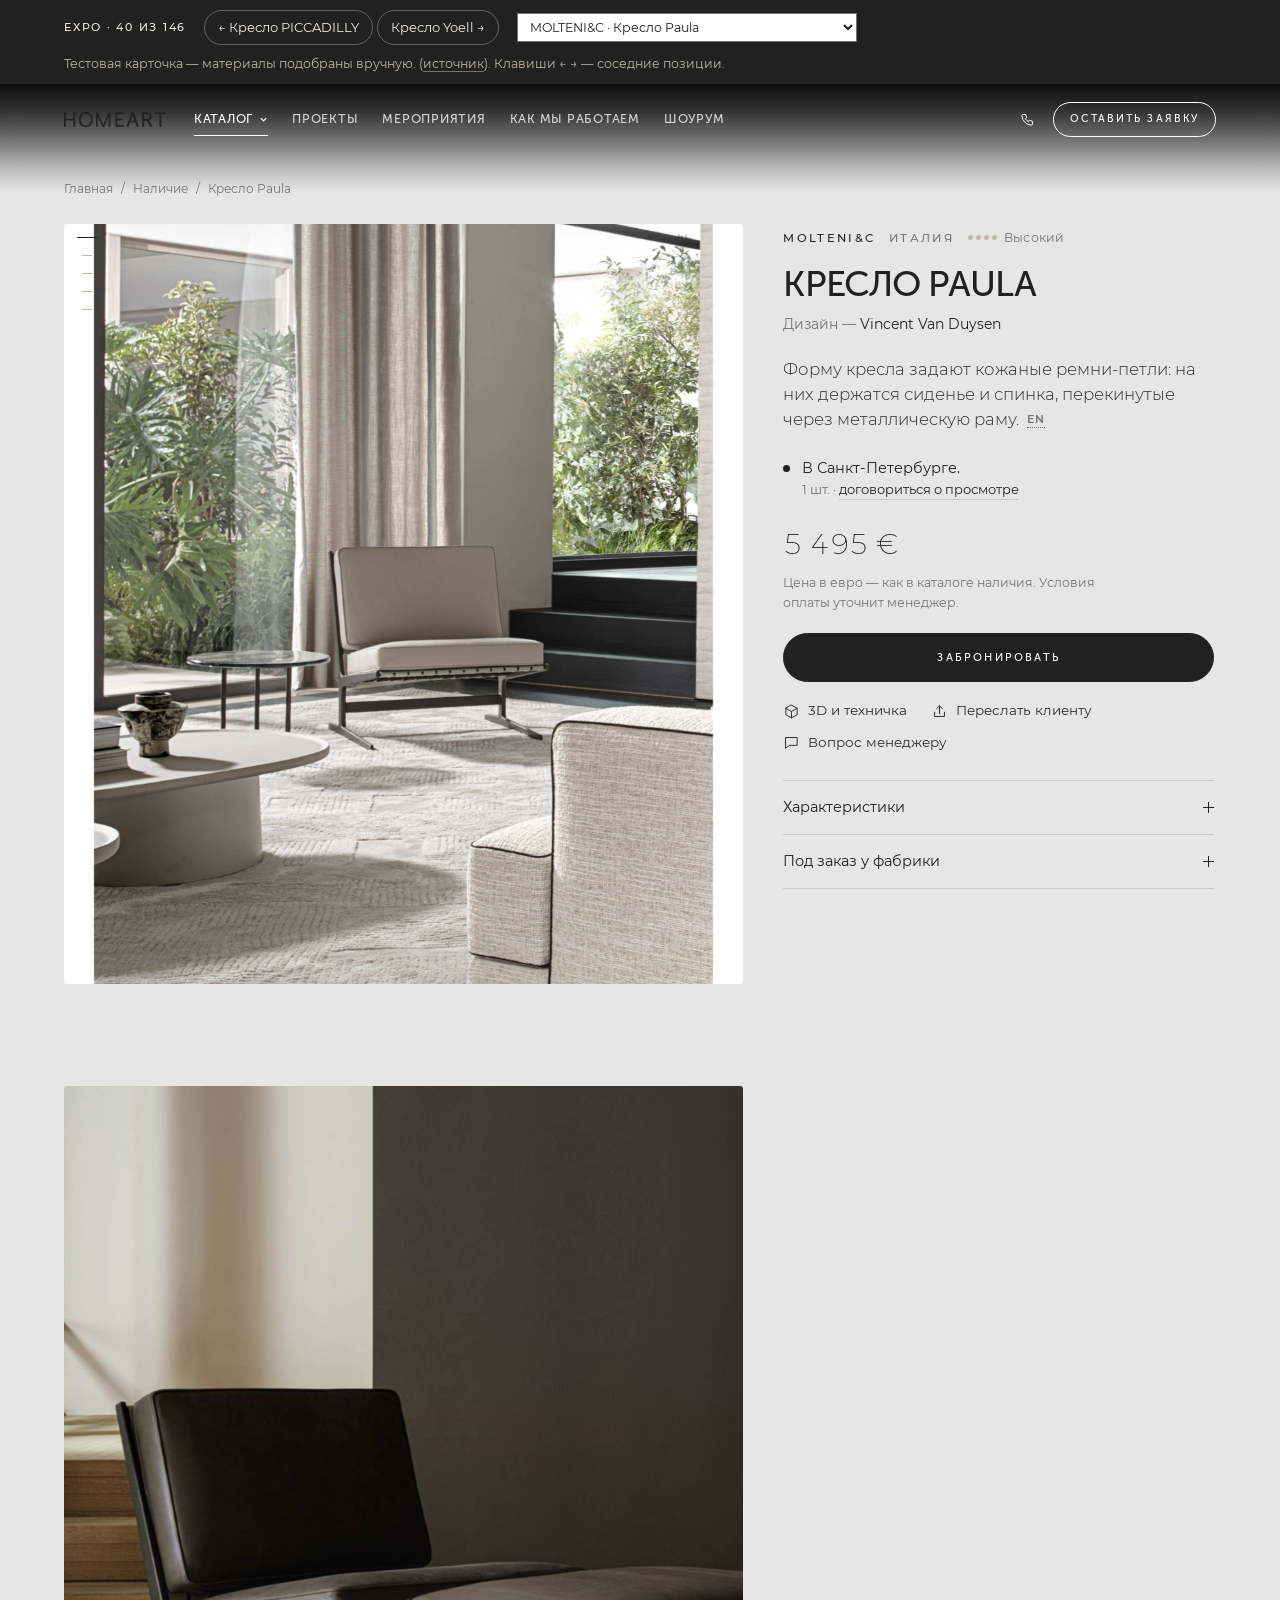
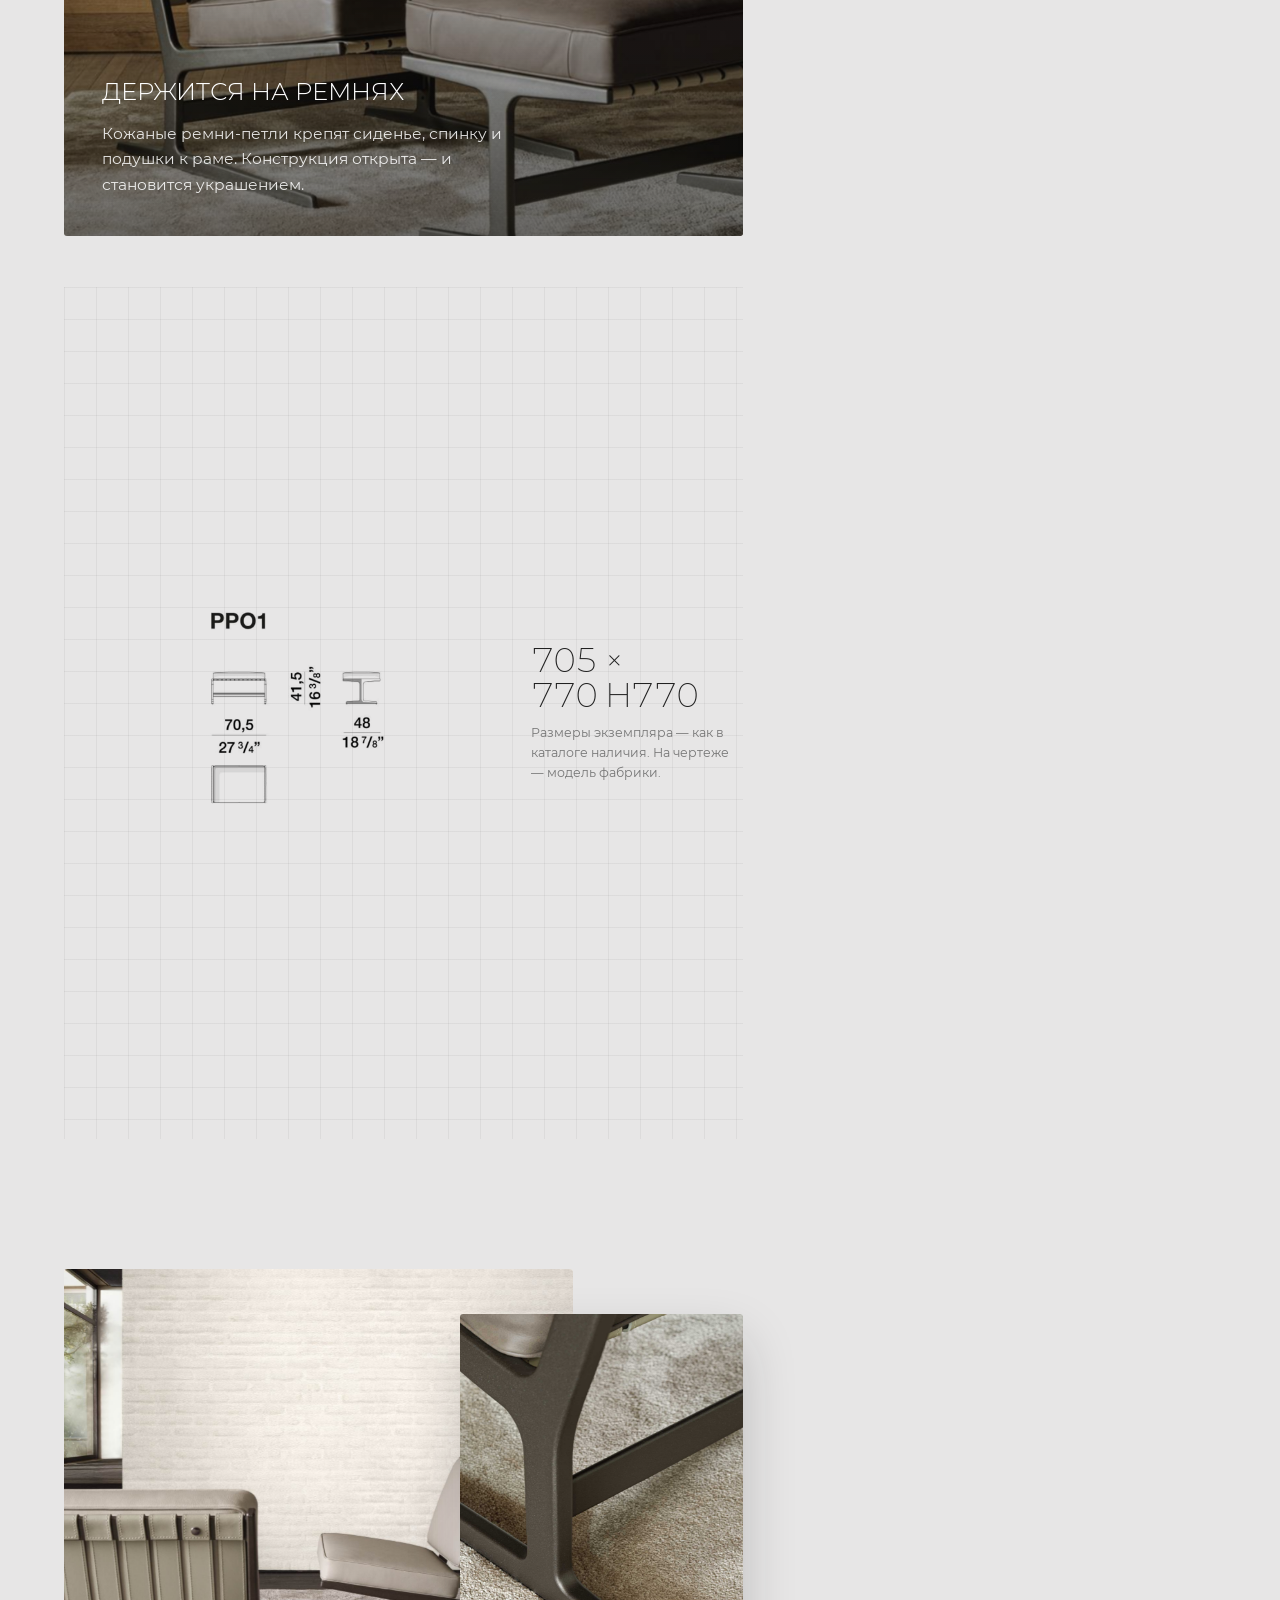
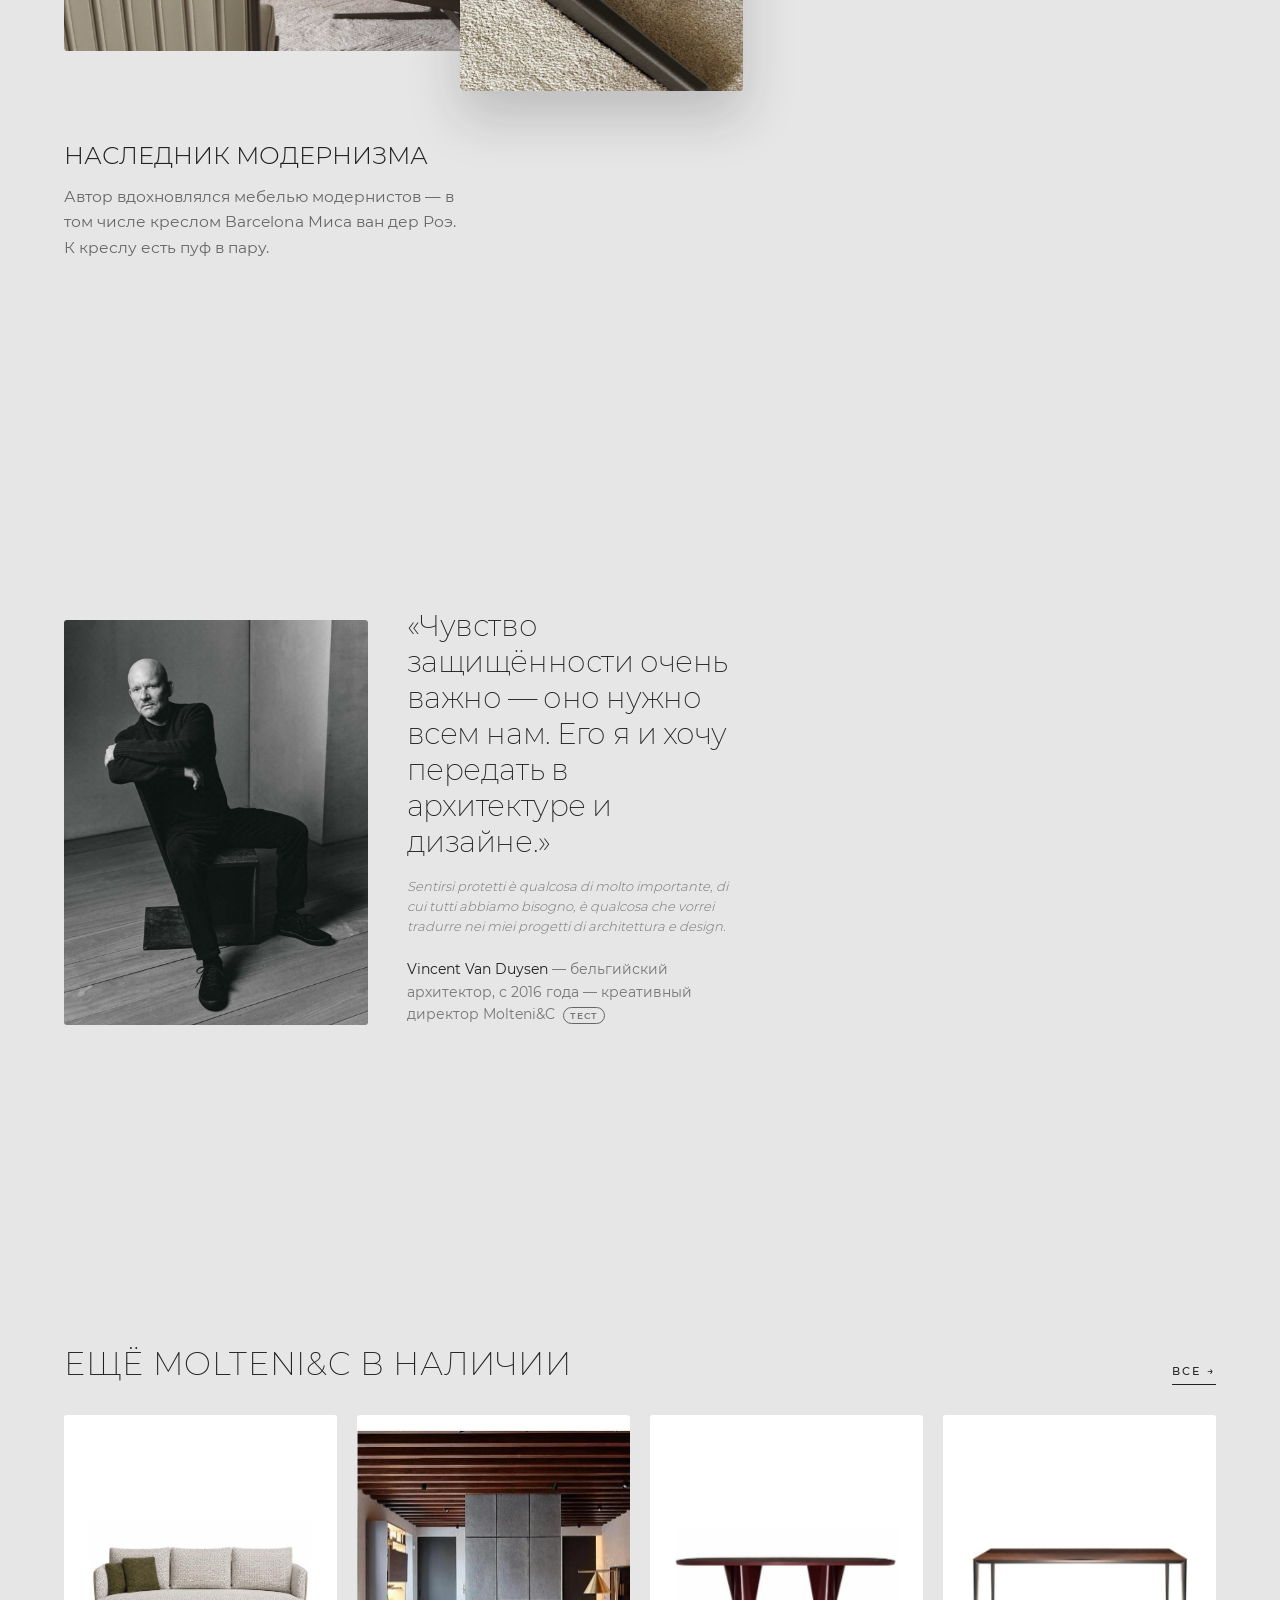
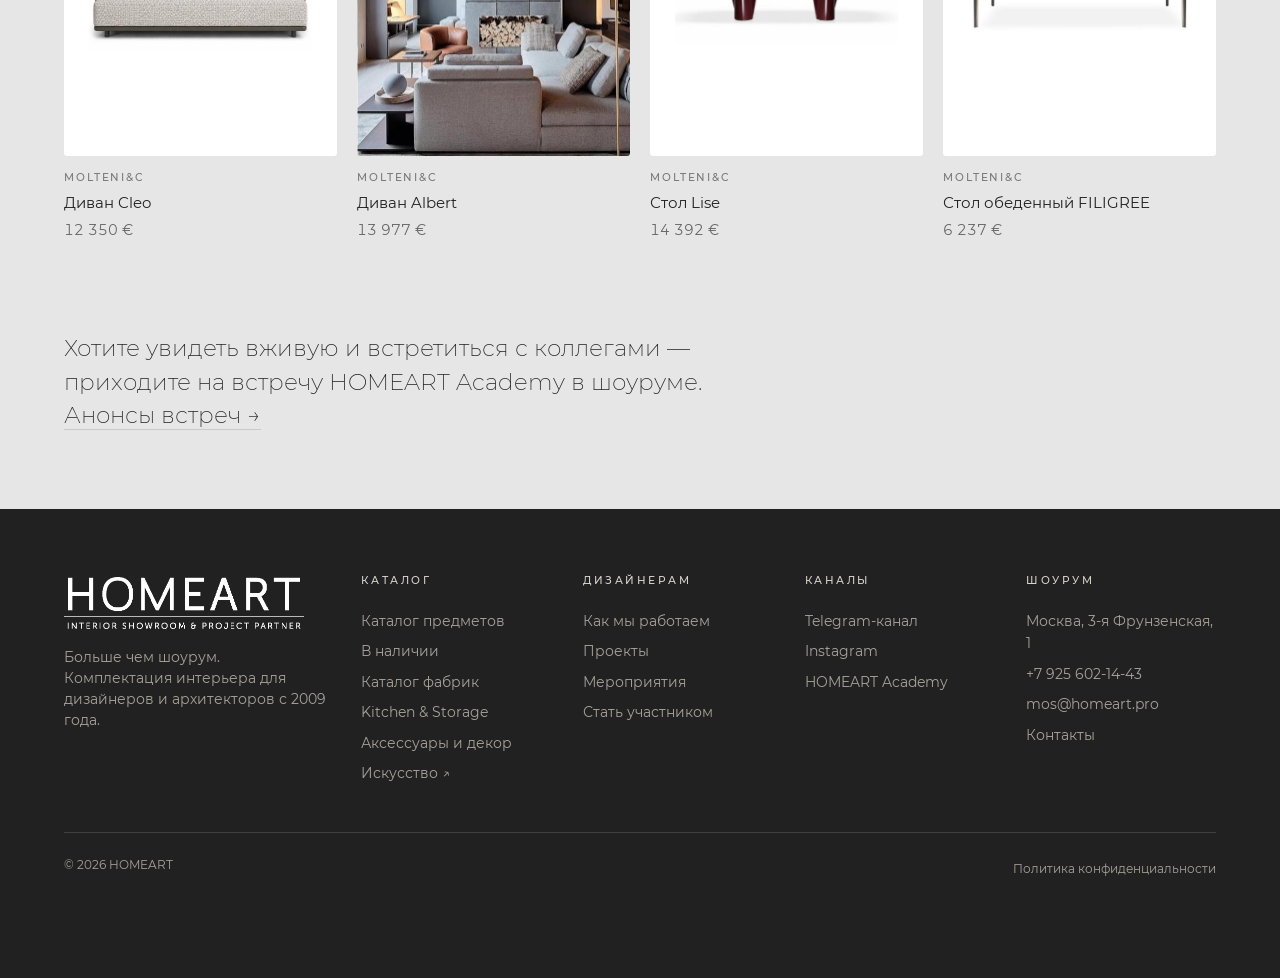
<file: _variants/expo-card.html>
<!doctype html>
<html lang="ru">
<head>
<meta charset="utf-8">
<meta name="viewport" content="width=device-width,initial-scale=1">
<title>Карточка товара — тест v5 · HOMEART</title>
<meta name="robots" content="noindex">
<link rel="preconnect" href="https://fonts.googleapis.com"><link rel="preconnect" href="https://fonts.gstatic.com" crossorigin>
<link rel="stylesheet" href="https://fonts.googleapis.com/css2?family=Montserrat:ital,wght@0,200;0,300;0,400;0,500;0,600;1,300&display=swap">
<link rel="stylesheet" href="../assets/fonts.css?v=1793025044">
<link rel="stylesheet" href="../assets/site.css?v=1793025044">
<style>
/* Служебная страница: тестовая карточка товара v5 — главы по экрану (подача) + закреплённое описание (как у Casa Ricca).
   Фото, видео и тексты фабрик — с официальных сайтов, только для теста. На боевой сайт не выкладывается. */
:root{--paper:#fff;--out:cubic-bezier(.23,1,.32,1);--r2:3px;--stick:28px}
.ico{width:17px;height:17px;fill:none;stroke:currentColor;stroke-width:1.4;stroke-linecap:round;stroke-linejoin:round;flex:none}
.t{display:inline-block;vertical-align:middle;margin-left:8px;font:600 9px/1 var(--sans);letter-spacing:.12em;text-transform:uppercase;color:var(--amber);border:1px solid var(--amber);border-radius:999px;padding:3px 6px}

.vbar{background:var(--ink);color:#f3eee6;font-size:13px}
.vbar__in{max-width:var(--maxw);margin:0 auto;padding:10px var(--gutter);display:flex;flex-wrap:wrap;gap:10px 18px;align-items:center}
.vbar__t{font-size:11px;font-weight:500;letter-spacing:.16em;text-transform:uppercase}
.vbar__tabs{display:flex;gap:4px;flex-wrap:wrap}
.vbar__tabs a{padding:6px 13px;border-radius:999px;border:.5px solid rgba(243,238,230,.32)}
.vbar__tabs a:hover{border-color:#f3eee6}
.vbar__tabs a.on{background:#f3eee6;color:var(--ink)}
.vbar__note{flex-basis:100%;color:#bdb6aa;font-size:12.5px;line-height:1.5}
.vbar__note a{border-bottom:1px solid rgba(243,238,230,.4)}

.split{display:grid;grid-template-columns:clamp(150px,12.5vw,220px) minmax(0,1.25fr) minmax(0,.8fr);gap:clamp(22px,3vw,60px);margin-top:26px;align-items:start}
.split--novid{grid-template-columns:minmax(0,1.25fr) minmax(0,.8fr)}
.split--novid .rib__nav ol{left:12px;transform:none}

/* видео — слева, стоит */
.vid{position:sticky;top:var(--stick);cursor:pointer;outline-offset:4px}
.vid__h{display:flex;align-items:center;gap:8px;font-size:11px;font-weight:500;letter-spacing:.16em;text-transform:uppercase;color:var(--graphite);margin-bottom:12px}
.vid__h i{width:6px;height:6px;border-radius:50%;background:var(--ink);animation:pulse 1.6s infinite}
@keyframes pulse{50%{opacity:.3}}
.vid__f{position:relative;aspect-ratio:9/16;border-radius:var(--r2);overflow:hidden;background:#1d1b18}
.vid__f video,.vid__f img{width:100%;height:100%;object-fit:cover}
.vid__f img{animation:kb 16s ease-in-out infinite alternate;filter:saturate(.85)}
@keyframes kb{from{transform:scale(1.05)}to{transform:scale(1.22) translate(-6%,-4%)}}
.vid__play{position:absolute;left:50%;top:50%;width:50px;height:50px;margin:-25px 0 0 -25px;border-radius:50%;display:grid;place-items:center;background:rgba(250,250,248,.9);color:var(--ink);opacity:0;transition:opacity .3s}
.vid:hover .vid__play,.vid:focus-visible .vid__play{opacity:1}
.vid__soon{position:absolute;left:12px;right:12px;bottom:12px;font-size:12.5px;line-height:1.4;color:#fff;text-shadow:0 1px 10px rgba(0,0,0,.55)}
.vid__c{font-size:12.5px;color:var(--graphite-2);margin-top:10px;line-height:1.45}

/* ── главы: движется только эта колонка ── */
.rib{position:relative}
.rib__nav{position:sticky;top:var(--stick);height:0;z-index:4}
.rib__nav ol{position:absolute;left:calc(-1 * clamp(11px,1.5vw,30px));transform:translateX(-50%);list-style:none;display:flex;flex-direction:column;gap:2px;padding-top:6px}
.rib__nav button{display:grid;place-items:center;width:22px;height:16px;color:var(--sand);transition:color .25s}
.rib__nav button span{position:absolute;width:1px;height:1px;overflow:hidden;clip:rect(0 0 0 0)}
.rib__nav button i{width:10px;height:1.5px;background:currentColor;transition:width .35s var(--out)}
.rib__nav button:hover{color:var(--graphite)}
.rib__nav button.on{color:var(--ink)}
.rib__nav button.on i{width:20px}
.sc{position:relative;min-height:calc(100vh - 2 * var(--stick));display:flex;flex-direction:column;justify-content:center;padding:clamp(28px,4vw,56px) 0}
.sc:first-child{min-height:0;padding-top:0}
.big{font-family:var(--sans);font-weight:300;font-size:clamp(22px,1.9vw,32px);line-height:1.2;letter-spacing:0;text-transform:uppercase;text-wrap:balance}
.lede{font-size:15.5px;line-height:1.65;color:var(--graphite);max-width:40ch}
.pic{margin:0;position:relative;overflow:hidden;border-radius:var(--r2);background:var(--paper);cursor:zoom-in}
.pic img{width:100%;height:100%;object-fit:cover;display:block;will-change:transform}
.pic--cut img{object-fit:contain;mix-blend-mode:multiply;padding:8%}
.pic--fit{background:#fff}.pic--fit img{object-fit:contain!important;transform:none!important}   /* фото не на белом — целиком, без обрезки */
.chipx{position:absolute;right:12px;bottom:12px;font-size:11px;padding:5px 10px;border-radius:999px;background:rgba(250,250,248,.9);color:var(--graphite)}
/* появление: слово выезжает снизу, один раз */
.rv{opacity:0;transform:translateY(28px);transition:opacity 1s var(--out),transform 1.2s var(--out)}
.in .rv{opacity:1;transform:none}
.in .rv:nth-child(2){transition-delay:.08s}.in .rv:nth-child(3){transition-delay:.16s}

/* 1 — герой: крупное слово наезжает на фото */
/* 1 — первый кадр: только фото, предмет крупно и целиком, сразу сверху */
.sc.sc--hero{min-height:0;padding-top:0;justify-content:flex-start}
.sc--hero .pic{aspect-ratio:4/5;max-height:calc(100vh - 140px)}
.sc--hero .pic img{transition:none}
/* 2 — макро на весь блок, слово поверх */
.sc--macro .pic{position:absolute;inset:clamp(28px,4vw,56px) 0;border-radius:var(--r2)}
.sc--macro .pic::after{content:"";position:absolute;inset:0;background:linear-gradient(180deg,rgba(20,18,15,0) 40%,rgba(20,18,15,.62) 100%);pointer-events:none}
.sc--macro .ov{position:relative;z-index:2;margin-top:auto;padding:0 clamp(20px,3vw,44px) clamp(24px,3vw,40px);color:#fff;pointer-events:none}
.sc--macro .lede{color:rgba(255,255,255,.86);margin-top:14px}
/* 3 — чертёж как графика: размеры крупными цифрами */
.sc--draw{background-image:linear-gradient(rgba(26,26,26,.05) 1px,transparent 1px),linear-gradient(90deg,rgba(26,26,26,.05) 1px,transparent 1px);background-size:32px 32px}
.sc--draw .dw{display:grid;grid-template-columns:minmax(0,1.35fr) minmax(0,.65fr);gap:clamp(16px,2vw,32px);align-items:center}
.sc--draw .pic--draw{background:transparent;aspect-ratio:1/1}
.sc--draw .pic--draw img{mix-blend-mode:multiply;object-fit:contain;transform:none}
.pic.pic--ours{aspect-ratio:auto;height:auto;background:#fff;margin-bottom:12px}
.pic.pic--ours img{position:static!important;display:block;margin:0 auto;width:auto!important;max-width:100%!important;height:auto!important;object-fit:contain!important;transform:none!important}
.sc--draw .num2{font-weight:200;font-size:clamp(28px,2.6vw,46px);letter-spacing:-.02em;line-height:1.05;font-variant-numeric:tabular-nums;text-wrap:balance}
.sc--draw small{display:block;margin-top:10px;font-size:12.5px;color:var(--graphite-2)}
/* 4 — пара: большое и малое фото, текст между */
.sc--duo .duo{display:grid;grid-template-columns:repeat(12,minmax(0,1fr));align-items:end}
.sc--duo .a{grid-column:1/10;grid-row:1;aspect-ratio:4/3}
.sc--duo .b{grid-column:8/13;grid-row:1;align-self:end;aspect-ratio:3/4;margin-bottom:-14%;z-index:2;box-shadow:0 26px 54px rgba(26,26,26,.2)}
.sc--duo .tx{margin-top:clamp(56px,7vw,110px);max-width:30rem}
.sc--duo .lede{margin-top:14px}
/* 5 — автор: портрет и цитата крупно */
.sc--who .who{display:grid;grid-template-columns:minmax(0,.95fr) minmax(0,1.05fr);gap:clamp(20px,3vw,48px);align-items:end}
.sc--who .pic{aspect-ratio:3/4;align-self:end}
.sc--who .pic img{object-position:50% 18%}
.sc--who blockquote{font-weight:200;font-size:clamp(24px,2.3vw,38px);line-height:1.22;letter-spacing:-.015em}
.sc--who blockquote small{display:block;margin-top:16px;font-style:italic;font-weight:300;font-size:13px;line-height:1.55;color:var(--graphite-2);letter-spacing:0}
.sc--who .n{margin-top:22px;font-size:14px}
.sc--who .n span{color:var(--graphite-2)}
.sc--who .who:has(.who__n){align-items:start}
.sc--who .who--text{grid-template-columns:minmax(0,1fr)}
.who__k{font-size:11px;letter-spacing:.14em;text-transform:uppercase;color:var(--graphite-2)}
.who__n{margin-top:8px;font-family:var(--display);font-weight:500;font-size:clamp(22px,2vw,30px);text-transform:uppercase;line-height:1.15}
.who__r{margin-top:6px;font-size:14px;color:var(--graphite)}
.who__b{margin-top:16px;font-size:15px;line-height:1.65;color:var(--ink-soft);max-width:60ch}
.who__m{margin-top:10px;display:grid;grid-template-columns:repeat(3,minmax(0,1fr));gap:10px}
.who__m a{display:flex;flex-direction:column;gap:6px;font-size:12px;line-height:1.3}
.who__mi{aspect-ratio:1/1;background:#fff;display:grid;place-items:center;overflow:hidden}
.who__mi img{width:100%;height:100%;object-fit:contain;padding:8%}
.who__m a:hover span:last-child{text-decoration:underline}

.loupe{position:absolute;width:clamp(96px,9.5vw,148px);aspect-ratio:1;border-radius:50%;pointer-events:none;z-index:3;border:3px solid rgba(255,255,255,.96);
  box-shadow:0 20px 44px rgba(26,26,26,.26);background-size:cover;background-position:center;background-color:var(--paper);transform:translate(-50%,-50%) scale(.6);opacity:0;transition:opacity .5s var(--out),transform .7s var(--out)}
.loupe.on{opacity:1;transform:translate(-50%,-50%) scale(1)}
.loupe span{position:absolute;left:50%;top:100%;transform:translate(-50%,10px);white-space:nowrap;font-size:11px;letter-spacing:.06em;background:rgba(26,26,26,.86);color:#fff;padding:6px 11px;border-radius:999px}

/* ── описание — справа, стоит ── */
.info{position:sticky;top:var(--stick);padding:4px 2px 24px}
.fac{display:flex;align-items:center;gap:14px;flex-wrap:wrap;font-size:11.5px;font-weight:500;letter-spacing:.2em;text-transform:uppercase}
.fac a:hover{color:var(--amber)}
.fac .c{color:var(--graphite-2)}
.lvl2{display:inline-flex;align-items:center;gap:7px;letter-spacing:.02em;text-transform:none;font-weight:400;font-size:12.5px;color:var(--graphite-2)}
.lvl2 i{display:inline-flex;gap:3px}
.lvl2 i b{width:5px;height:5px;border-radius:50%;background:var(--sand)}
.lvl2 i b.on{background:var(--brass)}
.info h1{font-size:clamp(30px,2.8vw,46px);font-weight:200;letter-spacing:-.025em;margin:16px 0 8px;text-wrap:balance}
.author{font-size:14px;color:var(--graphite-2)}
.author b{font-weight:400;color:var(--ink)}
.tagline{margin-top:22px;font-weight:300;font-size:clamp(16.5px,1.3vw,19px);line-height:1.5;color:var(--ink-soft);max-width:40ch;text-wrap:pretty}
.origbtn{margin-left:4px;font-size:11px;font-weight:600;letter-spacing:.08em;color:var(--graphite-2);border-bottom:1px dotted currentColor;vertical-align:2px}
.orig{margin-top:10px;font-style:italic;font-weight:300;font-size:13.5px;line-height:1.55;color:var(--graphite-2);max-width:48ch;display:none}
.orig.on{display:block;animation:fade .4s var(--out)}
@keyframes fade{from{opacity:0;transform:translateY(-4px)}}
.avail{margin-top:26px;display:flex;gap:12px;align-items:baseline;font-size:14.5px;line-height:1.5}
.avail small{display:block;color:var(--graphite-2);font-size:13px}
.avail button{color:var(--ink);border-bottom:1px solid var(--line)}
.dot{width:7px;height:7px;border-radius:50%;background:var(--emerald);box-shadow:0 0 0 4px var(--emerald-wash);flex:none;transform:translateY(-1px)}
.price{margin-top:22px;display:flex;align-items:baseline;gap:14px;flex-wrap:wrap}
.price .now{font-size:clamp(28px,2.2vw,34px);font-weight:200;letter-spacing:-.01em}
.price s{font-size:16px;color:var(--graphite-2)}
.off{font-size:11.5px;font-weight:500;color:var(--ink);border:1px solid var(--ink);border-radius:999px;padding:2px 8px;align-self:center}
.promo{font-size:13px;color:var(--ink);margin-top:2px}
.pnote{font-size:12.5px;color:var(--graphite-2);margin-top:6px;max-width:44ch}
.buy{margin-top:20px}
.buy .btn{width:100%;padding:17px 24px}
.acts{display:flex;flex-wrap:wrap;gap:10px 24px;margin-top:18px;font-size:13.5px}
.acts button{display:inline-flex;align-items:center;gap:8px;color:var(--ink-soft);transition:color .2s}
.acts button:hover{color:var(--amber)}
.acc{margin-top:26px;border-top:.5px solid var(--line)}
.acc details{border-bottom:.5px solid var(--line)}
.acc summary{list-style:none;cursor:pointer;display:flex;justify-content:space-between;align-items:center;padding:15px 0;font-size:14.5px}
.acc summary::-webkit-details-marker{display:none}
.acc summary i{width:11px;height:11px;position:relative;flex:none}
.acc summary i::before,.acc summary i::after{content:"";position:absolute;left:0;right:0;top:5px;height:1px;background:currentColor;transition:transform .35s var(--out)}
.acc summary i::after{transform:rotate(90deg)}
.acc details[open] summary i::after{transform:rotate(0)}
.acc .in{padding:0 0 18px;font-size:14px;line-height:1.6;animation:fade .35s var(--out)}
.acc dl{display:grid;grid-template-columns:auto 1fr;gap:8px 20px}
.acc dt{color:var(--graphite-2)}
.acc dd a,.acc .links a,.acc .links button{border-bottom:1px solid var(--line)}
.acc .links{display:flex;flex-direction:column;gap:10px;align-items:flex-start;margin-top:12px}
.acc p{color:var(--graphite)}

.more{margin-top:clamp(70px,8vw,120px)}
.more__h{display:flex;justify-content:space-between;align-items:baseline;gap:20px;flex-wrap:wrap}
.more__h h2{font-weight:200}
.rail{display:grid;grid-auto-flow:column;grid-auto-columns:calc((100% - 3*20px)/4);gap:20px;overflow-x:auto;scroll-snap-type:x mandatory;padding:30px 0 14px;scrollbar-width:thin}
.rail>a{scroll-snap-align:start;display:flex;flex-direction:column;gap:4px}
.rail figure{margin:0 0 10px;aspect-ratio:4/5;border-radius:var(--r2);overflow:hidden;background:var(--paper)}
.rail img{width:100%;height:100%;object-fit:contain;mix-blend-mode:multiply;padding:9%;transition:transform .9s var(--out)}
.rail img.cv{object-fit:cover;padding:0;mix-blend-mode:normal}
.rail>a:hover img{transform:scale(1.04)}
.rail small{font-size:10.5px;font-weight:500;letter-spacing:.18em;text-transform:uppercase;color:var(--graphite-2)}
.rail .p{font-size:14px;color:var(--graphite)}
.invite{margin:clamp(56px,6vw,96px) 0;font-weight:200;font-size:clamp(20px,1.8vw,26px);line-height:1.45;max-width:46rem}
.invite a{border-bottom:1px solid var(--line);white-space:nowrap}

.buybar{position:fixed;left:0;right:0;bottom:0;z-index:70;display:none;align-items:center;gap:12px;padding:10px 16px calc(10px + env(safe-area-inset-bottom));
  background:rgba(250,250,248,.96);backdrop-filter:blur(10px);-webkit-backdrop-filter:blur(10px);border-top:.5px solid var(--line);transform:translateY(110%);transition:transform .45s var(--out)}
.buybar.on{transform:none}
.buybar__i{min-width:0;flex:1}
.buybar__n{font-size:13px;white-space:nowrap;overflow:hidden;text-overflow:ellipsis}
.buybar__p{font-size:16px}
.lb{width:100vw;height:100dvh;max-width:none;max-height:none;margin:0;border:0;padding:0;background:#f4f1ec}
.lb::backdrop{background:rgba(20,18,15,.6)}
.lb__track{display:flex;width:100%;height:100%;overflow-x:auto;scroll-snap-type:x mandatory;scrollbar-width:none}
.lb__track::-webkit-scrollbar{display:none}
.lb__track figure{flex:0 0 100%;height:100%;scroll-snap-align:center;margin:0;display:grid;place-items:center;padding:64px clamp(16px,6vw,96px)}
.lb__track img,.lb__track video{max-width:100%;max-height:100%;object-fit:contain}
.lb__x,.lb__nav{position:absolute;width:48px;height:48px;border-radius:50%;display:grid;place-items:center;background:rgba(250,250,248,.94)}
.lb__x{top:14px;right:14px}.lb__nav{top:50%;transform:translateY(-50%)}.lb__nav--p{left:14px}.lb__nav--n{right:14px}
.lb__c{position:absolute;left:50%;bottom:18px;transform:translateX(-50%);font-size:12px;letter-spacing:.1em}

@media(max-width:1240px){
  .split{grid-template-columns:minmax(0,1.25fr) minmax(0,.9fr)}
  .vid{grid-column:1;grid-row:1;position:static;display:grid;grid-template-columns:minmax(0,1.1fr) minmax(0,1fr);gap:0 20px;align-items:end;margin-bottom:36px}
  .vid__h{grid-column:1/-1}
  .vid__f{aspect-ratio:16/10}
  .rib{grid-column:1;grid-row:2}
  .info{grid-column:2;grid-row:1/span 2}
  .split--novid .rib,.split--novid .info{grid-row:1}
  .rib__nav{display:none}
}
/* телефон: первая глава, затем описание, затем остальные главы и видео */
@media(max-width:980px){
  .split{display:flex;flex-direction:column;gap:0}
  .rib{display:contents}
  .sc{order:3;min-height:0;padding:clamp(40px,10vw,64px) 0 0}
  .sc:first-of-type{order:1;padding-top:0}
  .info{order:2;position:static;max-height:none;overflow:visible;margin-top:26px}
  .vid{order:4;margin:48px 0 0;grid-template-columns:minmax(0,1.1fr) minmax(0,1fr)}
  .vid__f{aspect-ratio:4/5}
  .sc--hero .pic{max-height:none}
  .sc--macro{min-height:72vh}
  .sc--macro .pic{inset:clamp(40px,10vw,64px) 0 0}
  .sc--draw .dw,.sc--who .who{grid-template-columns:minmax(0,1fr)}
  .sc--duo .a{grid-column:1/11}
  .sc--duo .b{grid-column:7/13}
  .loupe{width:82px}
  .loupe span{font-size:10px;padding:4px 8px}
  .rail{grid-auto-columns:70%}
  .buybar{display:flex}
  body{padding-bottom:76px}
}
@media(prefers-reduced-motion:reduce){.vid__f img,.vid__h i{animation:none}.rv{opacity:1;transform:none;transition:none}.pic img{transform:none!important}}
</style>
</head>
<body data-page="catalog" data-root="../">
<div class="vbar" id="vbar"></div>
<div id="hdr"></div>
<main class="wrap" id="main"></main>
<div id="ftr"></div>
<div class="buybar" id="buybar" aria-hidden="true"></div>
<dialog class="lb" id="lb" aria-label="Просмотр">
  <div class="lb__track" id="lbTrack"></div>
  <button type="button" class="lb__x" id="lbX" aria-label="Закрыть"><svg class="ico" viewBox="0 0 24 24"><path d="M6 6l12 12M18 6L6 18"/></svg></button>
  <button type="button" class="lb__nav lb__nav--p" id="lbP" aria-label="Назад"><svg class="ico" viewBox="0 0 24 24"><path d="M15 5l-7 7 7 7"/></svg></button>
  <button type="button" class="lb__nav lb__nav--n" id="lbN" aria-label="Вперёд"><svg class="ico" viewBox="0 0 24 24"><path d="M9 5l7 7-7 7"/></svg></button>
  <div class="lb__c" id="lbC"></div>
</dialog>
<script src="../data/data.js?v=1793025044"></script>
<script src="../data/stock.js?v=1793025044"></script>
<script src="../data/cards.js?v=1793274465"></script>
<script src="../assets/site.js?v=1793025044"></script>
<script>
(function () {
  const { fmt, esc, qs, brandFactory, toast } = HA;
  const D = 'pdp-test/';
  const VVD = {
    who: 'Vincent Van Duysen', role: 'бельгийский архитектор, с 2016 года — креативный директор Molteni&C', img: 'vvd.jpg',
    ru: 'Чувство защищённости очень важно — оно нужно всем нам. Его я и хочу передать в архитектуре и дизайне.',
    orig: 'Sentirsi protetti è qualcosa di molto importante, di cui tutti abbiamo bisogno, è qualcosa che vorrei tradurre nei miei progetti di architettura e design.',
  };
  /* Главы: hero · macro · draw · duo · who. Тексты — из официальных источников фабрик; переводы и заголовки — черновик. */
  const C = 'cleo/0000_PH_Col_Set_Cleo_Sofas_Indoor_', P = 'paula/2023_PH_Col_Set_Paula_Armchair', L = 'loic/';
  const X = {
    'm-p003': {
      designer: 'Vincent Van Duysen', src: 'https://www.molteni.it/it/eu/product/cleo',
      tag: 'Плавная изогнутая оболочка обнимает сиденье и спинку — и диван становится укромным местом, где тепло и спокойно.',
      orig: ['IT', 'La sua scocca fluida e curvilinea avvolge seduta e schienale creando un luogo raccolto, in equilibrio tra eleganza e sensazione di calore e relax.'],
      loupe: { x: 84, y: 24, img: C + '10.jpg', label: 'Обивка крупно' },
      sc: [
        { k: 'hero', nav: 'Предмет', h: 'Укромное место', img: 'cleo/x_11.jpg', ratio: '4/3', pos: '64% 84%', zoom: 2.1, t: 'Цельная изогнутая оболочка охватывает сиденье и спинку. Её обтягивают тканью или кожей — в тон или контрастно.' },
        { k: 'macro', nav: 'Фактура', h: 'Подушки как удобно', img: C + '10.jpg', t: 'Прямоугольные подушки спинки переставляются свободно: для чтения, разговора или отдыха.' },
        { k: 'draw', nav: 'Размеры', img: 'cleo/td.jpg', side: '../img/stock/m-p003.jpg' },
        { k: 'duo', nav: 'Интерьер', h: 'Будто парит', a: 'cleo/x_12.jpg', b: C + '08.jpg', t: 'Каркас стоит на тонких ножках из окрашенной стали — диван выглядит лёгким и у стены, и в центре гостиной.' },
        { k: 'who', nav: 'Автор', q: VVD },
      ],
      note: 'Фото фабрики: обивка может отличаться от экземпляра в шоуруме.',
    },
    'm-p045': {
      designer: 'Vincent Van Duysen', src: 'https://www.molteni.it/en/eu/product/paula',
      tag: 'Форму кресла задают кожаные ремни-петли: на них держатся сиденье и спинка, перекинутые через металлическую раму.',
      orig: ['EN', 'Paula’s shape is defined by an innovative system of looping leather straps that attach the seat and backrest to the metal frame.'],
      loupe: { corner: 'left', img: P + 's_Indoor_Web_02.jpg', size: '520%', pos: '41% 47%', label: 'Кожа крупно' },
      video: 'paula/video.mp4', vposter: P + 's_Indoor_Web_02.jpg',
      sc: [
        { k: 'hero', nav: 'Предмет', h: 'Мягкое на строгом', img: P + '_Indoor_Web_07.jpg', t: 'Консольная металлическая рама и «подвешенные» подушки: мягкое сиденье на прочном и лёгком каркасе.' },
        { k: 'macro', nav: 'Ремни', h: 'Держится на ремнях', img: P + 's_Indoor_Web_02.jpg', t: 'Кожаные ремни-петли крепят сиденье, спинку и подушки к раме. Конструкция открыта — и становится украшением.' },
        { k: 'draw', nav: 'Размеры', img: 'paula/td.jpg', side: P + 's_Indoor_03.jpg' },
        { k: 'duo', nav: 'Интерьер', h: 'Наследник модернизма', a: P + 's_Indoor_Web_04.jpg', b: P + 's_Indoor_03.jpg', t: 'Автор вдохновлялся мебелью модернистов — в том числе креслом Barcelona Миса ван дер Роэ. К креслу есть пуф в пару.' },
        { k: 'who', nav: 'Автор', q: VVD },
      ],
      note: 'Фото фабрики: кожа и металл могут отличаться от экземпляра в Санкт-Петербурге.',
    },
    'm-p019': {
      designer: 'Boatto Martino Studio', year: 2022, src: 'https://www.capitalcollection.it/en/products/loic',
      tag: null,
      loupe: { x: 80, y: 19, img: L + 'CAPITAL-Loic-tondo-v10.jpg', label: 'Дерево и мрамор' },
      sc: [
        { k: 'hero', nav: 'Предмет', h: 'Дерево и мрамор', img: L + 'CAPITAL-Loic-tondo-v1.jpg', cut: true, t: 'Круглый обеденный стол. На фото — отделка экземпляра из шоурума: тёмное дерево, мрамор Sahara Noir, бронза.' },
        { k: 'macro', nav: 'Фактура', h: 'Два материала в одной ножке', img: L + 'CAPITAL-Loic-tondo-v10.jpg', t: 'Сверху — дерево, снизу — мрамор. Стык становится рисунком.' },
        { k: 'draw', nav: 'Размеры', img: null, side: L + 'CAPITAL-Loic-tondo-v11.jpg' },
        { k: 'duo', nav: 'Интерьер', h: 'За большим столом', a: L + 'LOIC-round-table-ambient-1.jpg', b: L + 'loic-hoover-1.jpg', chip: 'Другая отделка', t: 'Круглый стол собирает компанию в центре комнаты.' },
      ],
      note: '',
    },
  };
  /* Остальные позиции EXPO — карточка собирается из data/cards.js (материалы фабрик, выбраны скриптом по правилам) */
  const CARDS = window.CARDS || {};
  const R = u => '../' + u;
  function build(p) {
    const c = CARDS[p.id] || {}, own = (c.ours || p.imgs).map(R), ints = (c.ints || []).map(R);
    // первое фото = фото плитки в каталоге (Павел 27.10: «фото на карточке и в карточке — одно»); фото фабрики — дальше, в интерьеры
    const heroImg = c.tile ? R(c.tile) : (c.hero ? R(c.hero) : own[0]), heroCut = c.tile ? !!c.tileCut : (c.hero ? c.heroCut : true);
    if (c.tile && c.hero && !c.heroCut && !ints.includes(R(c.hero))) ints.unshift(R(c.hero));   // в «Интерьер» — только интерьерное фото фабрики, не предмет на белом
    const sc = [{ k: 'hero', nav: 'Предмет', img: heroImg, cut: heroCut }];
    if (own.length) sc.push({ k: 'ours', nav: 'Экземпляр', imgs: own });
    sc.push({ k: 'draw', nav: 'Размеры', img: c.draw ? R(c.draw) : null, side: c.draw ? null : (ints[0] || null) });
    if (ints.length > 1) sc.push({ k: 'duo', nav: 'Интерьер', h: c.duoH || 'В интерьере', a: ints[0], b: ints[1], t: c.duoT || '' });
    else if (ints.length === 1 && c.draw) sc.push({ k: 'macro', nav: 'Интерьер', h: c.duoH || 'В интерьере', img: ints[0], t: c.duoT || '' });
    // автор: портрет (если есть), кто он, коротко о нём и другие его работы в наличии
    const mates = c.designer ? STOCK.filter(s => s.id !== p.id && (CARDS[s.id] || {}).designer === c.designer && !(CARDS[s.id] || {}).hide) : [];
    if (c.designer && (c.who || c.bio)) sc.push({ k: 'who', nav: 'Автор', q: { who: c.designer, role: c.role || 'автор модели', img: c.who ? R(c.who) : null, bio: c.bio || '', mates } });
    return { designer: c.designer || '', src: c.src || p.url || '', tag: c.tag || null, orig: c.orig, auto: true,
      // лупа: на белом — центр предмета; на интерьерном кадре — участок с самой выразительной фактурой (считает prep_cards.py)
      // если первое фото — плитка с предметом на белом, лупа увеличивает его же (центр предмета), а не другое фото фабрики
      loupe: c.tile && c.tileCut ? { img: R(c.tile), size: '320%', pos: '50% 55%', label: 'Крупно' }
        : c.loupe && !c.tile ? { img: R(c.loupe.img), size: c.loupe.size, pos: c.loupe.pos, label: 'Крупно' } : null, sc,
      note: c.hero ? 'Фото фабрики: отделка может отличаться от экземпляра в наличии.' : '' };
  }
  const id = STOCK.some(s => s.id === qs.get('id')) ? qs.get('id') : 'm-p045';
  const p = STOCK.find(s => s.id === id), x = X[id] || build(p), f = brandFactory(p.brand);
  const ix = STOCK.indexOf(p), prevP = STOCK[(ix - 1 + STOCK.length) % STOCK.length], nextP = STOCK[(ix + 1) % STOCK.length];
  const what = `${p.brand} — ${p.name}`;
  const I = {
    cube: '<svg class="ico" viewBox="0 0 24 24"><path d="M12 3l8 4.5v9L12 21l-8-4.5v-9zM12 12l8-4.5M12 12v9M12 12L4 7.5"/></svg>',
    share: '<svg class="ico" viewBox="0 0 24 24"><path d="M12 15V4M8 8l4-4 4 4M5 13v6h14v-6"/></svg>',
    chat: '<svg class="ico" viewBox="0 0 24 24"><path d="M4 5h16v11H9l-5 4z"/></svg>',
  };
  const src = s => s.startsWith('../') ? s : D + s;
  const LV = ['Средний', 'Выше среднего', 'Высокий', 'Люкс'];
  const lvl = f && f.level ? `<span class="lvl2" title="Ценовой уровень фабрики"><i>${[1, 2, 3, 4].map(i => `<b class="${i <= LV.indexOf(f.level) + 1 ? 'on' : ''}"></b>`).join('')}</i>${esc(f.level)}${f.levelSrc === 'предварительно' ? '<span class="t">предв.</span>' : ''}</span>` : '';
  const qty = `${p.qty} ${p.unit === 'компл.' ? 'компл.' : 'шт.'}`;

  document.getElementById('vbar').innerHTML = `<div class="vbar__in"><span class="vbar__t">EXPO · ${ix + 1} из ${STOCK.length}</span>
    <nav class="vbar__tabs"><a href="?id=${encodeURIComponent(prevP.id)}">← ${esc(prevP.name)}</a><a href="?id=${encodeURIComponent(nextP.id)}">${esc(nextP.name)} →</a></nav>
    <select id="jump" style="font:inherit;font-size:12.5px;padding:5px 8px;max-width:340px;color:#212121;background:#fff">${STOCK.map(s => `<option value="${esc(s.id)}" ${s.id === id ? 'selected' : ''}>${esc(s.brand)} · ${esc(s.name)}</option>`).join('')}</select>
    <p class="vbar__note">${X[id] ? 'Тестовая карточка — материалы подобраны вручную.' : 'Собрано автоматически из материалов фабрики'} (<a href="${esc(x.src)}" target="_blank" rel="noopener">источник</a>). Клавиши ← → — соседние позиции.</p></div>`;
  document.getElementById('jump').onchange = e => location.search = '?id=' + encodeURIComponent(e.target.value);
  addEventListener('keydown', e => { if (e.target.closest('input,textarea,select')) return; if (e.key === 'ArrowLeft') location.search = '?id=' + encodeURIComponent(prevP.id); if (e.key === 'ArrowRight') location.search = '?id=' + encodeURIComponent(nextP.id) });

  /* ── видео ── */
  const play = '<span class="vid__play"><svg class="ico" viewBox="0 0 24 24" style="fill:currentColor;stroke:none"><path d="M8 5v14l11-7z"/></svg></span>';
  const SHOW_VIDEO = false;   // видео пока не отсняты (29.10) — вернуть: true
  const vid = !SHOW_VIDEO ? '' : x.video
    ?`<aside class="vid" id="vid" role="button" tabindex="0" aria-label="Открыть видео крупно"><div class="vid__h"><i></i>Видео</div>
        <div class="vid__f"><video src="${D + x.video}" muted autoplay loop playsinline poster="${D + x.vposter}"></video>${play}</div>
        <p class="vid__c">${esc(p.name)} в движении. Видео фабрики.</p></aside>`
    : `<aside class="vid" id="vid" role="button" tabindex="0" aria-label="Видео появится позже"><div class="vid__h"><i></i>Видео</div>
        <div class="vid__f"><img src="${src((x.sc.find(c => c.k === 'duo') || {}).a || x.sc[0].img)}" alt=""><span class="vid__soon">Здесь будет видео из шоурума</span></div>
        <p class="vid__c">Короткий ролик: как ${p.type === 'Стол' ? 'за столом сидят' : 'на нём сидят и как ложится материал'}.</p></aside>`;

  /* ── главы ── */
  const allImgs = [];
  const ph = (s, cls = '', extra = '', cut = false) => { allImgs.push(src(s)); return `<figure class="pic ${cls} ${cut ? 'pic--cut' : ''}" data-src="${src(s)}"><img loading="lazy" src="${src(s)}" alt="">${extra}</figure>` };
  // крупно — только сами размеры (цифры); если в поле размеров ещё и описание (решётка, отделка) — обычным текстом, без наложения
  const dimsShort = p.dims && p.dims.length <= 32 && !/[а-яё]{4,}/i.test(p.dims);
  const dimsBig = !p.dims ? '' : dimsShort ? esc(p.dims).replace(/[xх×*]/gi, ' × ') : `<span style="display:block;font-size:clamp(15px,1.2vw,18px);font-weight:300;line-height:1.5;letter-spacing:0">${esc(p.dims)}</span>`;
  const scene = c => {
    // первый кадр — только фото; zoom приближает предмет внутри снимка высокого разрешения (без потери качества)
    if (c.k === 'hero') return `<section class="sc sc--hero" data-nav="${c.nav}">${ph(c.img, c.cut ? '' : 'pic--fit', '', c.cut).replace('loading="lazy"', '')
      .replace('class="pic', `style="${c.ratio ? `aspect-ratio:${c.ratio}` : ''}" class="pic`)
      .replace('alt=""', `alt="${esc(p.brand)} ${esc(p.name)}" style="${c.pos ? `object-position:${c.pos};` : ''}${c.zoom ? `transform:scale(${c.zoom});transform-origin:${c.pos}` : ''}"`)}</section>`;
    if (c.k === 'macro') return `<section class="sc sc--macro" data-nav="${c.nav}">${ph(c.img)}<div class="ov"><h2 class="big rv">${c.h}</h2>${c.t ? `<p class="lede rv">${c.t}</p>` : ''}</div></section>`;
    // экземпляр из наличия — наши снимки (настоящий предмет, который можно забрать)
    // наши снимки — целиком, без обрезки и увеличения (Павел 27.10: Wireline, Bilboquet)
    if (c.k === 'ours') return `<section class="sc sc--ours" data-nav="${c.nav}">
        ${c.imgs.slice(0, 2).map(s => ph(s, 'pic--ours')).join('')}
        <p style="margin-top:12px;font-size:13px;color:var(--graphite)">Экземпляр в наличии${p.finish ? ' · ' + esc(p.finish) : ''}</p></section>`;
    if (c.k === 'draw') return c.img
      ? `<section class="sc sc--draw" data-nav="${c.nav}"><div class="dw">${ph(c.img, 'pic--draw')}
          <div><p class="num2 rv">${dimsBig || 'Размеры по запросу'}</p><small class="rv">Размеры экземпляра — как в каталоге наличия. На чертеже — модель фабрики.</small></div></div></section>`
      : `<section class="sc sc--draw" data-nav="${c.nav}"><div class="dw" style="grid-template-columns:minmax(0,.8fr) minmax(0,1.2fr)">
          <div><p class="num2 rv">${dimsBig || 'Размеры по запросу'}</p><small class="rv">Размеры экземпляра — как в каталоге наличия.</small></div>${c.side ? ph(c.side) : ''}</div></section>`;
    if (c.k === 'duo') return `<section class="sc sc--duo" data-nav="${c.nav}"><div class="duo">${ph(c.a, 'a', c.chip ? `<span class="chipx">${c.chip}</span>` : '')}${ph(c.b, 'b')}</div>
        <div class="tx"><h2 class="big rv">${c.h}</h2>${c.t ? `<p class="lede rv">${c.t}</p>` : ''}</div></section>`;
    if (c.k === 'who' && c.q.bio !== undefined) {
      const m = c.q.mates || [];
      return `<section class="sc sc--who" data-nav="${c.nav}"><div class="who ${c.q.img ? '' : 'who--text'}">${c.q.img ? ph(c.q.img) : ''}<div>
        <p class="who__k rv">Автор</p><p class="who__n rv">${esc(c.q.who)}</p>${c.q.bio ? "" : `<p class="who__r rv">${esc(c.q.role)}</p>`}
        ${c.q.bio ? `<p class="who__b rv">${esc(c.q.bio)}</p>` : ''}
        ${m.length ? `<p class="who__k rv" style="margin-top:22px">Ещё работы автора в наличии</p><div class="who__m">${m.slice(0, 6).map(s => {
          const t = (CARDS[s.id] || {}).tile; return `<a href="?id=${encodeURIComponent(s.id)}"><span class="who__mi">${t ? `<img loading="lazy" src="${R(t)}" alt="">` : ''}</span><span>${esc(s.name)}</span></a>` }).join('')}</div>` : ''}
      </div></div></section>`;
    }
    if (c.k === 'who') return `<section class="sc sc--who" data-nav="${c.nav}"><div class="who">${ph(c.q.img)}<div>${c.q.ru ? `<blockquote class="rv">«${esc(c.q.ru)}»<small>${esc(c.q.orig)}</small></blockquote>` : ''}
        <p class="n rv">${esc(c.q.who)} <span>— ${esc(c.q.role)}</span>${c.q.ru ? '<span class="t">тест</span>' : ''}</p></div></div></section>`;
    return '';
  };
  const navs = x.sc.map(c => c.nav);
  const rib = `<div class="rib" id="rib">
      <nav class="rib__nav" aria-label="Главы"><ol>${navs.map((n, i) => `<li><button type="button" class="${i ? '' : 'on'}" data-go="${i}" title="${n}"><i></i><span>${n}</span></button></li>`).join('')}</ol></nav>
      ${x.sc.map(scene).join('')}
      <div class="loupe" id="loupe"><span>${x.loupe ? x.loupe.label : ''}</span></div>
    </div>`;

  /* ── описание ── */
  const where = p.loc === 'Москва'
    ? `<span class="dot"></span><span>В шоуруме на 3-й Фрунзенской — можно посмотреть и потрогать.<small>${qty} · <button type="button" data-call="Посмотреть в шоуруме: ${esc(what)}">договориться о просмотре</button></small></span>`
    : `<span class="dot"></span><span>В Санкт-Петербурге.<small>${qty} · <button type="button" data-call="Посмотреть в Санкт-Петербурге: ${esc(what)}">договориться о просмотре</button></small></span>`;
  const rows = [['Фабрика', f ? `<a href="../factory.html?id=${f.id}">${esc(f.name)} · ${esc(f.country)}</a>` : esc(p.brand)], x.designer && ['Дизайн', esc(x.designer)],
    p.dims && ['Размеры', `<span class="num">${esc(p.dims)}</span>`], p.finish && ['Отделка', esc(p.finish)],
    ['Где', p.loc === 'Москва' ? 'Шоурум, 3-я Фрунзенская, 1' : 'Санкт-Петербург'], ['Количество', qty],
    p.url && ['О модели', `<a href="${esc(p.url)}" target="_blank" rel="noopener">Сайт фабрики ↗</a>`]].filter(Boolean);
  const info = `<div class="info" id="info">
      <div class="fac">${f ? `<a href="../factory.html?id=${f.id}">${esc(f.name)}</a><span class="c">${esc(f.country)}</span>` : esc(p.brand)}${lvl}</div>
      <h1>${esc((CARDS[p.id] || {}).title || p.name)}</h1>
      ${x.designer ? `<div class="author">Дизайн — <b>${esc(x.designer)}</b>${x.year && p.discount ? ` · коллекция ${x.year}` : ''}</div>` : ''}
      ${x.tag ? `<p class="tagline">${x.tag} <button type="button" class="origbtn" id="origBtn" aria-expanded="false" title="Оригинал фабрики">${x.orig[0]}</button></p><p class="orig" id="orig">${esc(x.orig[1])}</p>` : ''}
      <div class="avail">${where}</div>
      <div class="price"><span class="now num">${fmt.eur(p.price)}</span>${p.base ? `<s class="num">${fmt.eur(p.base)}</s>` : ''}${p.discount ? `<span class="off">${esc(p.discount)}</span>` : ''}</div>
      ${p.discount && x.year ? `<p class="promo">Экспозиционный образец коллекции ${x.year} года.</p>` : ''}
      <p class="pnote">${p.unit === 'компл.' ? 'За комплект. ' : ''}Цена в евро — как в каталоге наличия. Условия оплаты уточнит менеджер.</p>
      <div class="buy" id="mainCta"><button type="button" class="btn" data-call="Бронь из наличия: ${esc(what)}">Забронировать</button></div>
      <div class="acts">
        <button type="button" data-call="Запрос 3D-модели и технички: ${esc(what)}">${I.cube} 3D и техничка</button>
        <button type="button" id="share">${I.share} Переслать клиенту</button>
        <button type="button" data-call="Вопрос менеджеру: ${esc(what)}">${I.chat} Вопрос менеджеру</button>
      </div>
      <div class="acc">
        <details><summary>Характеристики<i></i></summary><div class="in"><dl>${rows.map(([k, v]) => `<dt>${k}</dt><dd>${v}</dd>`).join('')}</dl>${x.note ? `<p style="margin-top:12px;font-size:12.5px;color:var(--graphite-2)">${x.note}</p>` : ''}</div></details>
        <details><summary>Под заказ у фабрики<i></i></summary><div class="in"><p>Нужен другой размер, ткань или кожа? ${esc(p.name.replace(/^\S+\s/, ''))} изготовит фабрика под ваш проект — менеджер посчитает срок и цену.</p>
          <div class="links"><button type="button" data-call="Под заказ у фабрики: ${esc(what)}">Запросить расчёт</button>
            ${f ? `<a href="../factory.html?id=${f.id}">Вся фабрика ${esc(f.name)}</a>` : ''}<a href="../catalog.html?cat=${encodeURIComponent(p.group)}">${esc(p.group)} в наличии</a></div></div></details>
      </div>
    </div>`;

  const same = STOCK.filter(s => s.id !== p.id && s.brand === p.brand).slice(0, 8);
  const more = same.length ? `<section class="more"><div class="more__h"><h2>Ещё ${esc(f ? f.name : p.brand)} в наличии</h2><a class="link" href="../catalog.html?brand=${encodeURIComponent(p.brand)}">Все →</a></div>
    <div class="rail">${same.map(s => `<a href="../product.html?id=${encodeURIComponent(s.id)}"><figure><img loading="lazy" class="${s.pack ? '' : 'cv'}" src="../${s.imgs[0]}" alt=""></figure>
      <small>${esc(s.brand)}</small><span>${esc(s.name)}</span><span class="p num">${fmt.eur(s.price)}</span></a>`).join('')}</div></section>` : '';
  const invite = `<p class="invite">Хотите увидеть вживую и встретиться с коллегами — приходите на встречу HOMEART Academy в шоуруме. <a href="${HA.BOT}" target="_blank" rel="noopener">Анонсы встреч →</a></p>`;

  document.title = `${(CARDS[p.id] || {}).title || p.name} · ${p.brand} — HOMEART`;
  document.getElementById('main').innerHTML = `<div class="crumbs"><a href="../index.html">Главная</a><span>/</span><a href="../catalog.html">Наличие</a><span>/</span><span>${esc(p.name)}</span></div>
    <div class="split${vid ? '' : ' split--novid'}">${vid}${rib}${info}</div>${more}${invite}`;

  const ob = document.getElementById('origBtn');
  if (ob) ob.onclick = () => { const o = document.getElementById('orig'); const on = !o.classList.contains('on'); o.classList.toggle('on', on); ob.setAttribute('aria-expanded', on) };

  /* ── лупа на первой главе: настоящий макро-снимок ── */
  const scs = [...document.querySelectorAll('.sc')], loupe = document.getElementById('loupe'), ribEl = document.getElementById('rib');
  const heroPh = scs[0].querySelector('.pic'), heroImg = heroPh.querySelector('img');
  let loupeOn = false;
  const placeLoupe = () => {
    const r = heroPh.getBoundingClientRect(), s = (getComputedStyle(ribEl).display === 'contents' ? document.querySelector('.split') : ribEl).getBoundingClientRect();
    // лупа — в верхнем углу фото, на пустом месте, чтобы не закрывать предмет
    const half = loupe.offsetWidth / 2, gap = 18, right = x.loupe.corner !== 'left';
    loupe.style.left = (r.left - s.left + (right ? r.width - half - gap : half + gap)) + 'px';
    loupe.style.top = (r.top - s.top + half + gap) + 'px';
  };
  // в лупе — обивка: целый макро-кадр или увеличенный участок настоящего снимка высокого разрешения
  const showLoupe = () => {
    if (!x.loupe) return;
    placeLoupe(); loupe.style.backgroundImage = `url("${src(x.loupe.img)}")`;
    loupe.style.backgroundSize = x.loupe.size || 'cover'; loupe.style.backgroundPosition = x.loupe.pos || 'center';
    loupe.classList.add('on'); loupeOn = true;
  };
  if (getComputedStyle(ribEl).display === 'contents') document.querySelector('.split').style.position = 'relative', document.querySelector('.split').appendChild(loupe);
  const start = () => setTimeout(() => { if (scrollY < innerHeight * .5) showLoupe() }, 1300);
  heroImg.complete ? start() : heroImg.addEventListener('load', start);

  /* ── прокрутка: появление, лёгкое движение фото, активная глава, панель на телефоне ── */
  const navBtns = [...document.querySelectorAll('[data-go]')];
  navBtns.forEach(b => b.onclick = () => scrollTo({ top: scs[+b.dataset.go].getBoundingClientRect().top + scrollY - 20, behavior: 'smooth' }));
  const still = matchMedia('(prefers-reduced-motion:reduce)').matches;
  const bar = document.getElementById('buybar'), cta = document.getElementById('mainCta'), narrow = matchMedia('(max-width:980px)');
  bar.innerHTML = `<div class="buybar__i"><div class="buybar__n">${esc(p.brand)} · ${esc(p.name)}</div><div class="buybar__p num">${fmt.eur(p.price)}</div></div>
    <button type="button" class="btn" data-call="Бронь из наличия: ${esc(what)}">Забронировать</button>`;
  let tick = false;
  const sync = () => {
    tick = false; const vh = innerHeight; let act = 0;
    scs.forEach((s, i) => {
      const r = s.getBoundingClientRect();
      if (r.top < vh * .85) s.classList.add('in');
      if (r.top < vh * .45) act = i;
      if (!still && !s.classList.contains('sc--who')) { const k = Math.max(-1, Math.min(1, (r.top + r.height / 2 - vh / 2) / vh)); s.querySelectorAll('.pic:not(.pic--cut):not(.pic--draw):not(.pic--ours):not(.pic--fit) img:not([style*="object-position"])').forEach(im => im.style.transform = `translateY(${(k * 5).toFixed(2)}%) scale(1.1)`) }
    });
    navBtns.forEach((b, i) => b.classList.toggle('on', i === act));
    if (loupeOn && scrollY > vh * .6) { loupe.classList.remove('on'); loupeOn = false }
    const on = narrow.matches && cta.getBoundingClientRect().bottom < 0; bar.classList.toggle('on', on); bar.setAttribute('aria-hidden', String(!on));
  };
  addEventListener('scroll', () => { if (!tick) { tick = true; requestAnimationFrame(sync) } }, { passive: true });
  /* ── закреплённые колонки встают под шапкой сайта (если она закреплена);
        высокая колонка описания сначала прокручивается до конца и только потом закрепляется — ничего не обрезается ── */
  const infoEl = document.getElementById('info'), hdrEl = document.querySelector('.hdr');
  const layoutSticky = () => {
    const hp = hdrEl ? getComputedStyle(hdrEl).position : '';
    const stick = (hdrEl && (hp === 'sticky' || hp === 'fixed') ? hdrEl.offsetHeight : 0) + 24;
    document.documentElement.style.setProperty('--stick', stick + 'px');
    if (narrow.matches) { infoEl.style.top = ''; return }
    const room = innerHeight - stick - 24;
    infoEl.style.top = (infoEl.offsetHeight > room ? innerHeight - infoEl.offsetHeight - 24 : stick) + 'px';
  };
  document.querySelectorAll('.acc details').forEach(d => d.addEventListener('toggle', layoutSticky));
  addEventListener('resize', () => { layoutSticky(); sync(); if (loupeOn) placeLoupe() });
  addEventListener('load', layoutSticky);
  layoutSticky();
  sync();

  /* ── видео ── */
  const vd = document.getElementById('vid');
  const openVid = () => x.video ? openLb(0, ['video:' + D + x.video]) : toast('Видео из шоурума появится позже.');
  if (vd) vd.onclick = openVid, vd.onkeydown = e => { if (e.key === 'Enter') openVid() };

  document.getElementById('share').onclick = async () => {
    try {
      if (navigator.share) { await navigator.share({ title: `${p.name} · ${p.brand}`, url: location.href }); return }
      await navigator.clipboard.writeText(location.href); toast('Ссылка скопирована — отправьте её клиенту.');
    } catch (e) { if (e && e.name !== 'AbortError') toast('Скопируйте адрес страницы из строки браузера.') }
  };

  /* ── просмотр во весь экран ── */
  const lb = document.getElementById('lb'), lbT = document.getElementById('lbTrack'), lbC = document.getElementById('lbC');
  let set = [];
  const lbI = () => Math.round(lbT.scrollLeft / (lbT.clientWidth || 1));
  const lbGo = i => { lbT.scrollTo({ left: i * lbT.clientWidth }); lbC.textContent = set.length > 1 ? `${i + 1} / ${set.length}` : '' };
  lbT.addEventListener('scroll', () => { if (set.length > 1) lbC.textContent = `${lbI() + 1} / ${set.length}` }, { passive: true });
  function openLb(i, list) {
    set = list;
    lbT.innerHTML = set.map(s => s.startsWith('video:') ? `<figure><video src="${s.slice(6)}" controls autoplay loop playsinline></video></figure>` : `<figure><img src="${s}" alt=""></figure>`).join('');
    ['lbP', 'lbN'].forEach(k => document.getElementById(k).hidden = set.length < 2);
    if (typeof lb.showModal === 'function') { lb.showModal(); document.body.style.overflow = 'hidden'; lbGo(Math.max(0, i)) }
  }
  lb.addEventListener('close', () => { document.body.style.overflow = ''; lbT.innerHTML = '' });
  document.getElementById('lbX').onclick = () => lb.close();
  document.getElementById('lbP').onclick = () => lbGo(Math.max(0, lbI() - 1));
  document.getElementById('lbN').onclick = () => lbGo(Math.min(set.length - 1, lbI() + 1));
  lb.addEventListener('keydown', e => { if (e.key === 'ArrowLeft') lbGo(Math.max(0, lbI() - 1)); if (e.key === 'ArrowRight') lbGo(Math.min(set.length - 1, lbI() + 1)) });
  const uniq = [...new Set(allImgs)];
  document.getElementById('main').addEventListener('click', e => { const f2 = e.target.closest('figure[data-src]'); if (f2 && f2.closest('.split')) openLb(uniq.indexOf(f2.dataset.src), uniq) });

  const SKIP = 3.2;
  const skipIntro = v => { if (v.dataset.skip) return; v.dataset.skip = 1; v.addEventListener('timeupdate', () => { if (v.currentTime < SKIP && v.duration > SKIP + 2) v.currentTime = SKIP }) };
  document.querySelectorAll('video').forEach(skipIntro);
  new MutationObserver(() => lbT.querySelectorAll('video').forEach(skipIntro)).observe(lbT, { childList: true });
})();
</script>
</body>
</html>
</file>
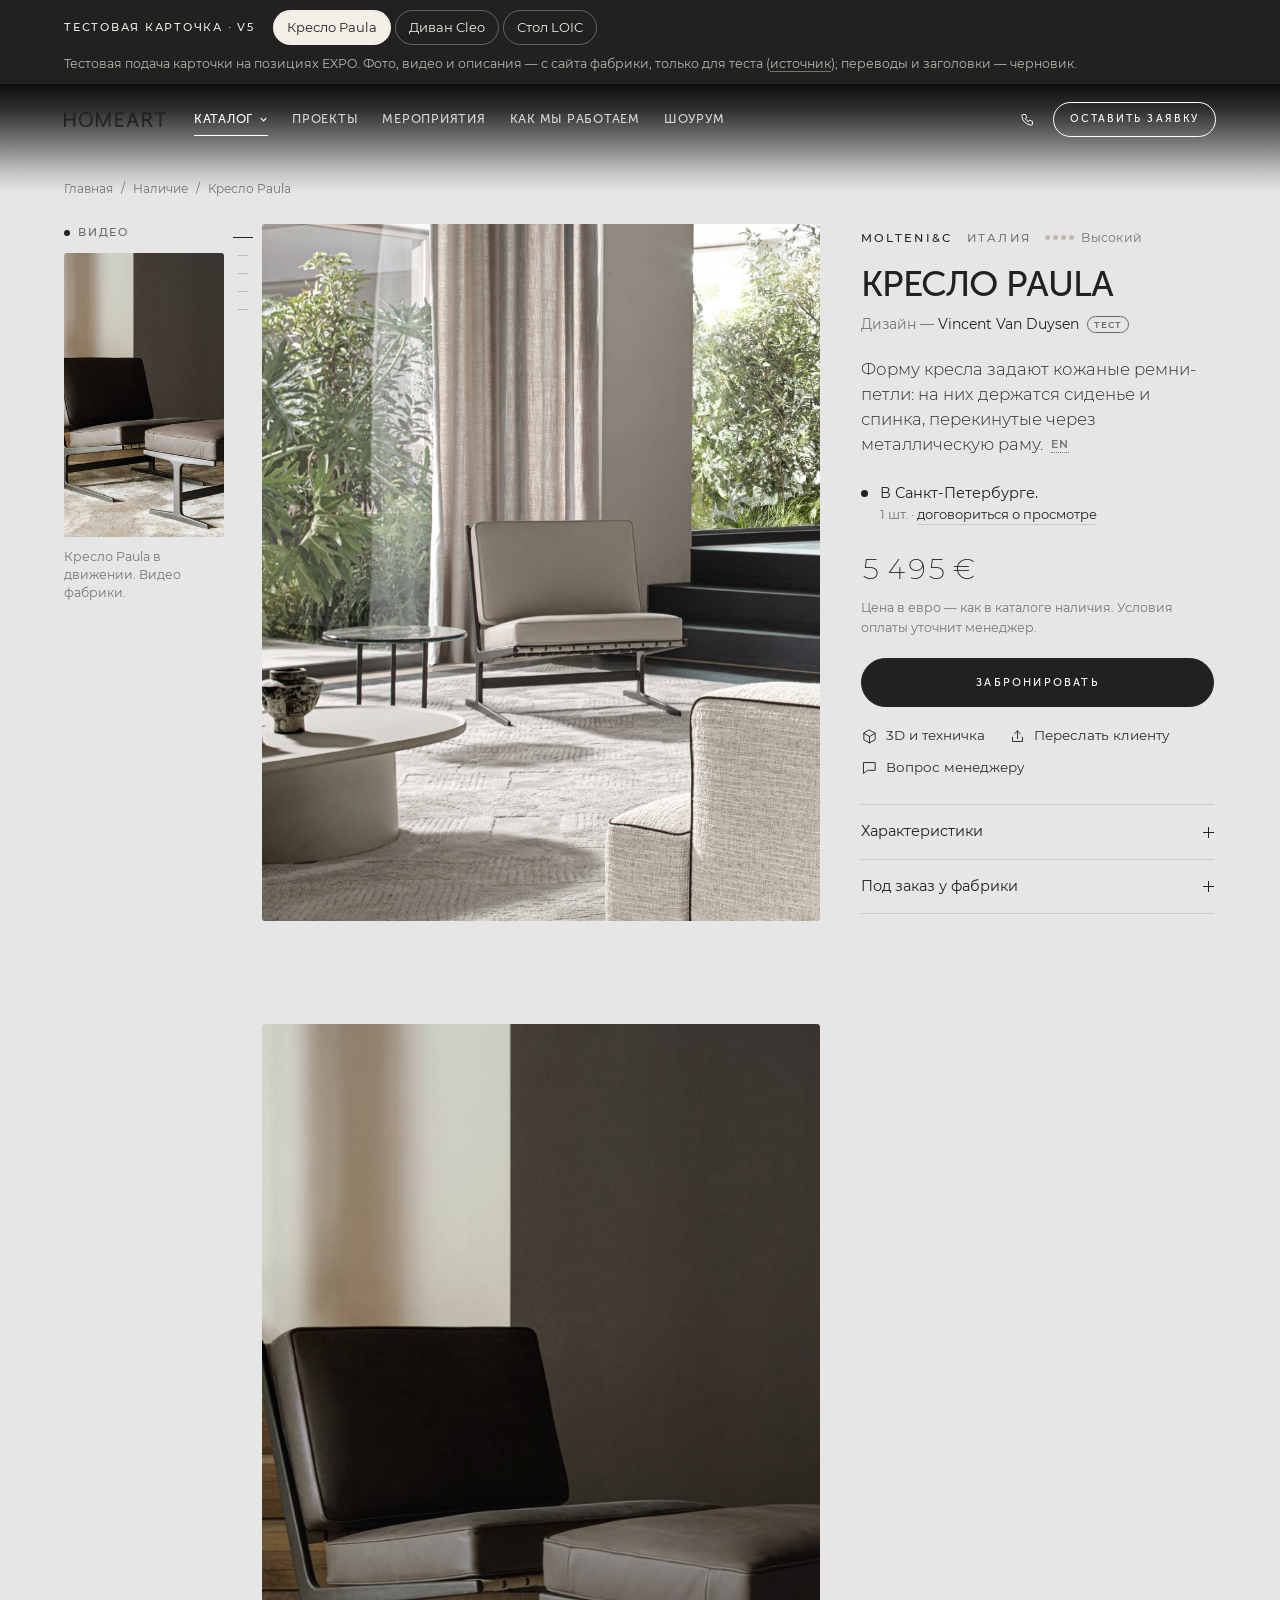
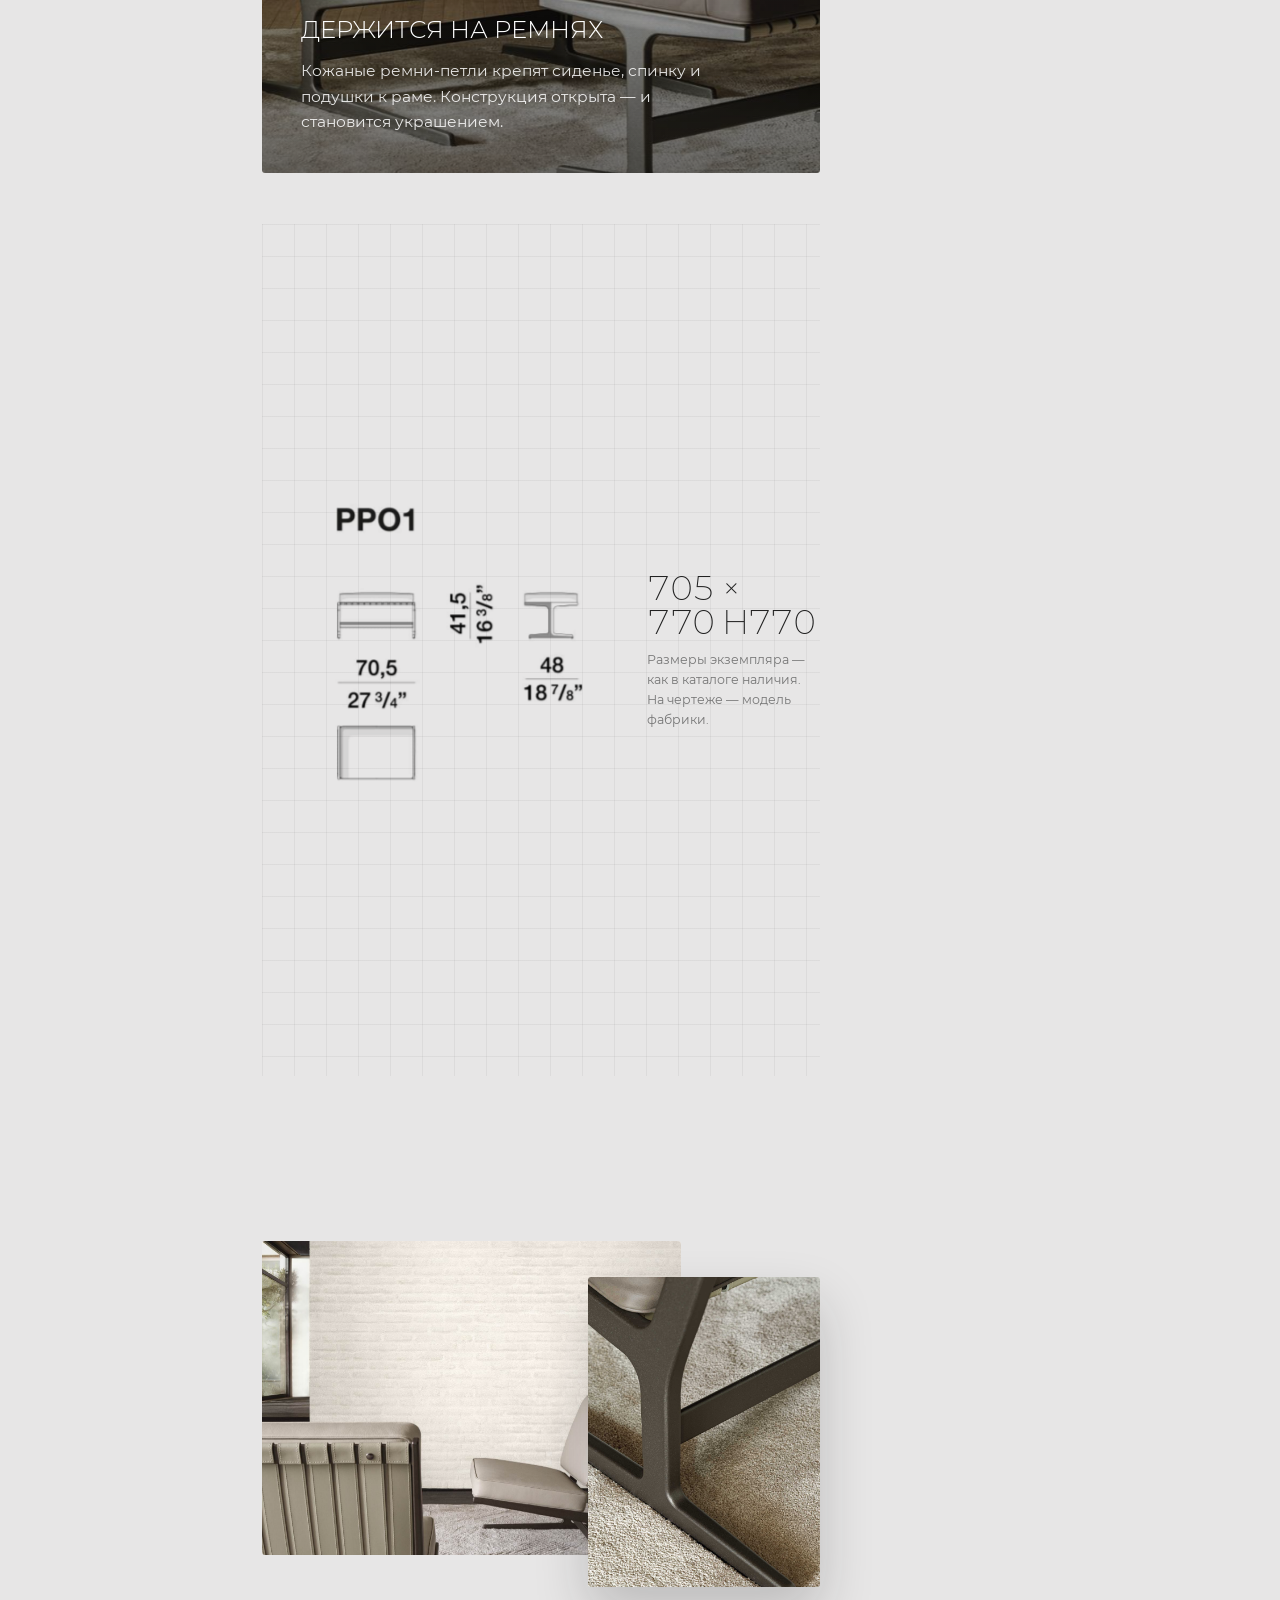
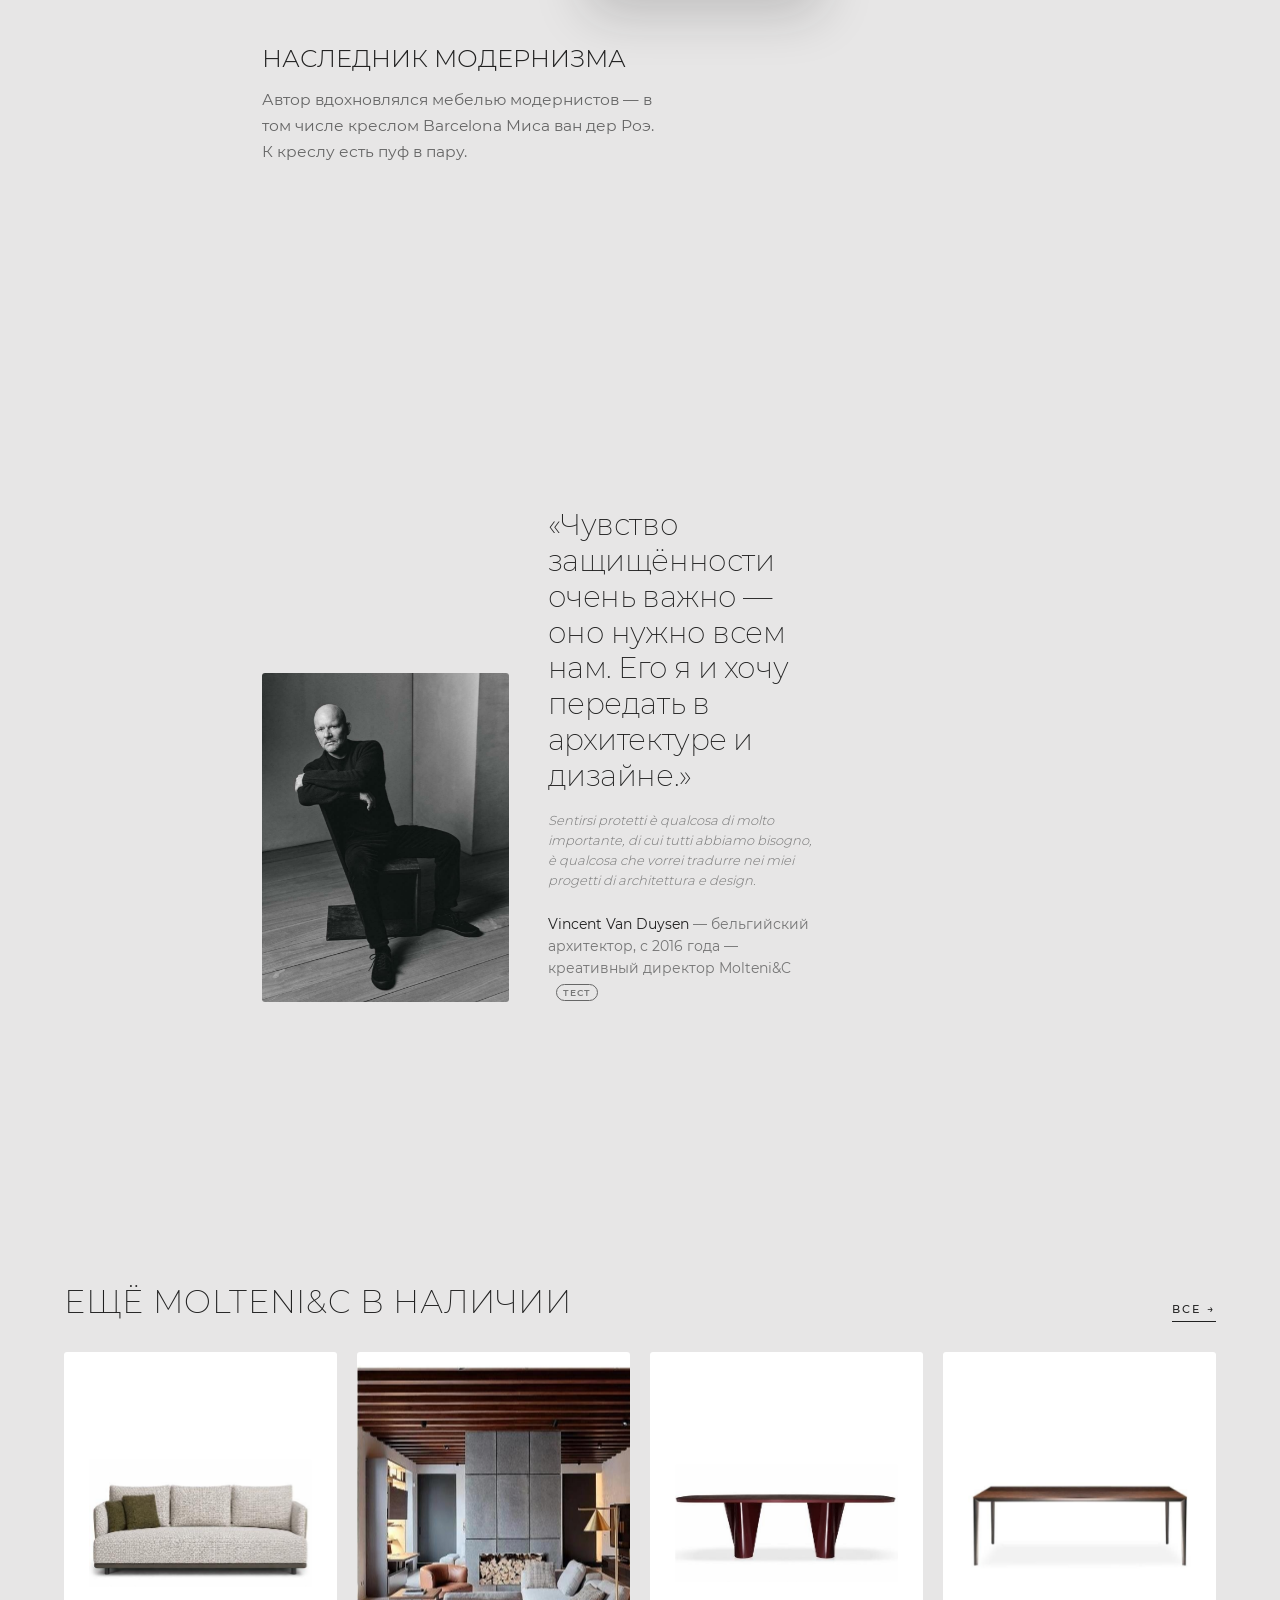
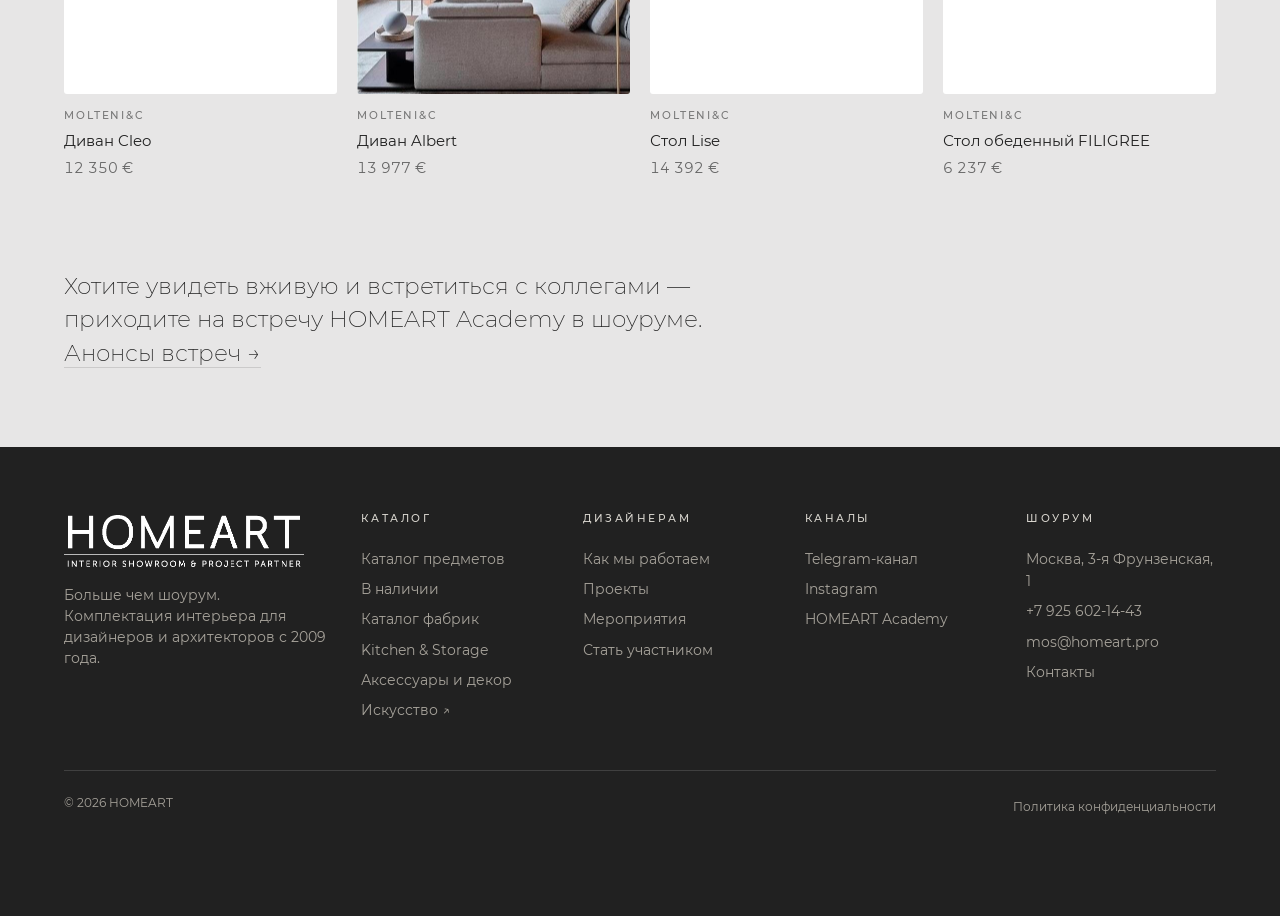
<file: _variants/product-chapters.html>
<!doctype html>
<html lang="ru">
<head>
<meta charset="utf-8">
<meta name="viewport" content="width=device-width,initial-scale=1">
<title>Карточка товара — тест v5 · HOMEART</title>
<meta name="robots" content="noindex">
<link rel="preconnect" href="https://fonts.googleapis.com"><link rel="preconnect" href="https://fonts.gstatic.com" crossorigin>
<link rel="stylesheet" href="https://fonts.googleapis.com/css2?family=Montserrat:ital,wght@0,200;0,300;0,400;0,500;0,600;1,300&display=swap">
<link rel="stylesheet" href="../assets/fonts.css?v=1793205172">
<link rel="stylesheet" href="../assets/site.css?v=1793205172">
<style>
/* Служебная страница: тестовая карточка товара v5 — главы по экрану (подача) + закреплённое описание (как у Casa Ricca).
   Фото, видео и тексты фабрик — с официальных сайтов, только для теста. На боевой сайт не выкладывается. */
:root{--paper:#fff;--out:cubic-bezier(.23,1,.32,1);--r2:3px;--stick:28px}
.ico{width:17px;height:17px;fill:none;stroke:currentColor;stroke-width:1.4;stroke-linecap:round;stroke-linejoin:round;flex:none}
.t{display:inline-block;vertical-align:middle;margin-left:8px;font:600 9px/1 var(--sans);letter-spacing:.12em;text-transform:uppercase;color:var(--amber);border:1px solid var(--amber);border-radius:999px;padding:3px 6px}

.vbar{background:var(--ink);color:#f3eee6;font-size:13px}
.vbar__in{max-width:var(--maxw);margin:0 auto;padding:10px var(--gutter);display:flex;flex-wrap:wrap;gap:10px 18px;align-items:center}
.vbar__t{font-size:11px;font-weight:500;letter-spacing:.16em;text-transform:uppercase}
.vbar__tabs{display:flex;gap:4px;flex-wrap:wrap}
.vbar__tabs a{padding:6px 13px;border-radius:999px;border:.5px solid rgba(243,238,230,.32)}
.vbar__tabs a:hover{border-color:#f3eee6}
.vbar__tabs a.on{background:#f3eee6;color:var(--ink)}
.vbar__note{flex-basis:100%;color:#bdb6aa;font-size:12.5px;line-height:1.5}
.vbar__note a{border-bottom:1px solid rgba(243,238,230,.4)}

.split{display:grid;grid-template-columns:clamp(150px,12.5vw,220px) minmax(0,1.25fr) minmax(0,.8fr);gap:clamp(22px,3vw,60px);margin-top:26px;align-items:start}

/* видео — слева, стоит */
.vid{position:sticky;top:var(--stick);cursor:pointer;outline-offset:4px}
.vid__h{display:flex;align-items:center;gap:8px;font-size:11px;font-weight:500;letter-spacing:.16em;text-transform:uppercase;color:var(--graphite);margin-bottom:12px}
.vid__h i{width:6px;height:6px;border-radius:50%;background:var(--ink);animation:pulse 1.6s infinite}
@keyframes pulse{50%{opacity:.3}}
.vid__f{position:relative;aspect-ratio:9/16;border-radius:var(--r2);overflow:hidden;background:#1d1b18}
.vid__f video,.vid__f img{width:100%;height:100%;object-fit:cover}
.vid__f img{animation:kb 16s ease-in-out infinite alternate;filter:saturate(.85)}
@keyframes kb{from{transform:scale(1.05)}to{transform:scale(1.22) translate(-6%,-4%)}}
.vid__play{position:absolute;left:50%;top:50%;width:50px;height:50px;margin:-25px 0 0 -25px;border-radius:50%;display:grid;place-items:center;background:rgba(250,250,248,.9);color:var(--ink);opacity:0;transition:opacity .3s}
.vid:hover .vid__play,.vid:focus-visible .vid__play{opacity:1}
.vid__soon{position:absolute;left:12px;right:12px;bottom:12px;font-size:12.5px;line-height:1.4;color:#fff;text-shadow:0 1px 10px rgba(0,0,0,.55)}
.vid__c{font-size:12.5px;color:var(--graphite-2);margin-top:10px;line-height:1.45}

/* ── главы: движется только эта колонка ── */
.rib{position:relative}
.rib__nav{position:sticky;top:var(--stick);height:0;z-index:4}
.rib__nav ol{position:absolute;left:calc(-1 * clamp(11px,1.5vw,30px));transform:translateX(-50%);list-style:none;display:flex;flex-direction:column;gap:2px;padding-top:6px}
.rib__nav button{display:grid;place-items:center;width:22px;height:16px;color:var(--sand);transition:color .25s}
.rib__nav button span{position:absolute;width:1px;height:1px;overflow:hidden;clip:rect(0 0 0 0)}
.rib__nav button i{width:10px;height:1.5px;background:currentColor;transition:width .35s var(--out)}
.rib__nav button:hover{color:var(--graphite)}
.rib__nav button.on{color:var(--ink)}
.rib__nav button.on i{width:20px}
.sc{position:relative;min-height:calc(100vh - 2 * var(--stick));display:flex;flex-direction:column;justify-content:center;padding:clamp(28px,4vw,56px) 0}
.sc:first-child{min-height:0;padding-top:0}
.big{font-family:var(--sans);font-weight:300;font-size:clamp(22px,1.9vw,32px);line-height:1.2;letter-spacing:0;text-transform:uppercase;text-wrap:balance}
.lede{font-size:15.5px;line-height:1.65;color:var(--graphite);max-width:40ch}
.pic{margin:0;position:relative;overflow:hidden;border-radius:var(--r2);background:var(--paper);cursor:zoom-in}
.pic img{width:100%;height:100%;object-fit:cover;display:block;will-change:transform}
.pic--cut img{object-fit:contain;mix-blend-mode:multiply;padding:8%}
.chipx{position:absolute;right:12px;bottom:12px;font-size:11px;padding:5px 10px;border-radius:999px;background:rgba(250,250,248,.9);color:var(--graphite)}
/* появление: слово выезжает снизу, один раз */
.rv{opacity:0;transform:translateY(28px);transition:opacity 1s var(--out),transform 1.2s var(--out)}
.in .rv{opacity:1;transform:none}
.in .rv:nth-child(2){transition-delay:.08s}.in .rv:nth-child(3){transition-delay:.16s}

/* 1 — герой: крупное слово наезжает на фото */
/* 1 — первый кадр: только фото, предмет крупно и целиком, сразу сверху */
.sc.sc--hero{min-height:0;padding-top:0;justify-content:flex-start}
.sc--hero .pic{aspect-ratio:4/5;max-height:calc(100vh - 140px)}
.sc--hero .pic img{transition:none}
/* 2 — макро на весь блок, слово поверх */
.sc--macro .pic{position:absolute;inset:clamp(28px,4vw,56px) 0;border-radius:var(--r2)}
.sc--macro .pic::after{content:"";position:absolute;inset:0;background:linear-gradient(180deg,rgba(20,18,15,0) 40%,rgba(20,18,15,.62) 100%);pointer-events:none}
.sc--macro .ov{position:relative;z-index:2;margin-top:auto;padding:0 clamp(20px,3vw,44px) clamp(24px,3vw,40px);color:#fff;pointer-events:none}
.sc--macro .lede{color:rgba(255,255,255,.86);margin-top:14px}
/* 3 — чертёж как графика: размеры крупными цифрами */
.sc--draw{background-image:linear-gradient(rgba(26,26,26,.05) 1px,transparent 1px),linear-gradient(90deg,rgba(26,26,26,.05) 1px,transparent 1px);background-size:32px 32px}
.sc--draw .dw{display:grid;grid-template-columns:minmax(0,1.35fr) minmax(0,.65fr);gap:clamp(16px,2vw,32px);align-items:center}
.sc--draw .pic--draw{background:transparent;aspect-ratio:1/1}
.sc--draw .pic--draw img{mix-blend-mode:multiply;object-fit:contain;transform:scale(1.75)}
.sc--draw .num2{font-weight:200;font-size:clamp(28px,2.6vw,46px);letter-spacing:-.02em;line-height:1.05;font-variant-numeric:tabular-nums;text-wrap:balance}
.sc--draw small{display:block;margin-top:10px;font-size:12.5px;color:var(--graphite-2)}
/* 4 — пара: большое и малое фото, текст между */
.sc--duo .duo{display:grid;grid-template-columns:repeat(12,minmax(0,1fr));align-items:end}
.sc--duo .a{grid-column:1/10;grid-row:1;aspect-ratio:4/3}
.sc--duo .b{grid-column:8/13;grid-row:1;align-self:end;aspect-ratio:3/4;margin-bottom:-14%;z-index:2;box-shadow:0 26px 54px rgba(26,26,26,.2)}
.sc--duo .tx{margin-top:clamp(56px,7vw,110px);max-width:30rem}
.sc--duo .lede{margin-top:14px}
/* 5 — автор: портрет и цитата крупно */
.sc--who .who{display:grid;grid-template-columns:minmax(0,.95fr) minmax(0,1.05fr);gap:clamp(20px,3vw,48px);align-items:end}
.sc--who .pic{aspect-ratio:3/4;align-self:end}
.sc--who .pic img{object-position:50% 18%}
.sc--who blockquote{font-weight:200;font-size:clamp(24px,2.3vw,38px);line-height:1.22;letter-spacing:-.015em}
.sc--who blockquote small{display:block;margin-top:16px;font-style:italic;font-weight:300;font-size:13px;line-height:1.55;color:var(--graphite-2);letter-spacing:0}
.sc--who .n{margin-top:22px;font-size:14px}
.sc--who .n span{color:var(--graphite-2)}

.loupe{position:absolute;width:clamp(96px,9.5vw,148px);aspect-ratio:1;border-radius:50%;pointer-events:none;z-index:3;border:3px solid rgba(255,255,255,.96);
  box-shadow:0 20px 44px rgba(26,26,26,.26);background-size:cover;background-position:center;background-color:var(--paper);transform:translate(-50%,-50%) scale(.6);opacity:0;transition:opacity .5s var(--out),transform .7s var(--out)}
.loupe.on{opacity:1;transform:translate(-50%,-50%) scale(1)}
.loupe span{position:absolute;left:50%;top:100%;transform:translate(-50%,10px);white-space:nowrap;font-size:11px;letter-spacing:.06em;background:rgba(26,26,26,.86);color:#fff;padding:6px 11px;border-radius:999px}

/* ── описание — справа, стоит ── */
.info{position:sticky;top:var(--stick);padding:4px 2px 24px}
.fac{display:flex;align-items:center;gap:14px;flex-wrap:wrap;font-size:11.5px;font-weight:500;letter-spacing:.2em;text-transform:uppercase}
.fac a:hover{color:var(--amber)}
.fac .c{color:var(--graphite-2)}
.lvl2{display:inline-flex;align-items:center;gap:7px;letter-spacing:.02em;text-transform:none;font-weight:400;font-size:12.5px;color:var(--graphite-2)}
.lvl2 i{display:inline-flex;gap:3px}
.lvl2 i b{width:5px;height:5px;border-radius:50%;background:var(--sand)}
.lvl2 i b.on{background:var(--brass)}
.info h1{font-size:clamp(30px,2.8vw,46px);font-weight:200;letter-spacing:-.025em;margin:16px 0 8px;text-wrap:balance}
.author{font-size:14px;color:var(--graphite-2)}
.author b{font-weight:400;color:var(--ink)}
.tagline{margin-top:22px;font-weight:300;font-size:clamp(16.5px,1.3vw,19px);line-height:1.5;color:var(--ink-soft);max-width:40ch;text-wrap:pretty}
.origbtn{margin-left:4px;font-size:11px;font-weight:600;letter-spacing:.08em;color:var(--graphite-2);border-bottom:1px dotted currentColor;vertical-align:2px}
.orig{margin-top:10px;font-style:italic;font-weight:300;font-size:13.5px;line-height:1.55;color:var(--graphite-2);max-width:48ch;display:none}
.orig.on{display:block;animation:fade .4s var(--out)}
@keyframes fade{from{opacity:0;transform:translateY(-4px)}}
.avail{margin-top:26px;display:flex;gap:12px;align-items:baseline;font-size:14.5px;line-height:1.5}
.avail small{display:block;color:var(--graphite-2);font-size:13px}
.avail button{color:var(--ink);border-bottom:1px solid var(--line)}
.dot{width:7px;height:7px;border-radius:50%;background:var(--emerald);box-shadow:0 0 0 4px var(--emerald-wash);flex:none;transform:translateY(-1px)}
.price{margin-top:22px;display:flex;align-items:baseline;gap:14px;flex-wrap:wrap}
.price .now{font-size:clamp(28px,2.2vw,34px);font-weight:200;letter-spacing:-.01em}
.price s{font-size:16px;color:var(--graphite-2)}
.off{font-size:11.5px;font-weight:500;color:var(--ink);border:1px solid var(--ink);border-radius:999px;padding:2px 8px;align-self:center}
.promo{font-size:13px;color:var(--ink);margin-top:2px}
.pnote{font-size:12.5px;color:var(--graphite-2);margin-top:6px;max-width:44ch}
.buy{margin-top:20px}
.buy .btn{width:100%;padding:17px 24px}
.acts{display:flex;flex-wrap:wrap;gap:10px 24px;margin-top:18px;font-size:13.5px}
.acts button{display:inline-flex;align-items:center;gap:8px;color:var(--ink-soft);transition:color .2s}
.acts button:hover{color:var(--amber)}
.acc{margin-top:26px;border-top:.5px solid var(--line)}
.acc details{border-bottom:.5px solid var(--line)}
.acc summary{list-style:none;cursor:pointer;display:flex;justify-content:space-between;align-items:center;padding:15px 0;font-size:14.5px}
.acc summary::-webkit-details-marker{display:none}
.acc summary i{width:11px;height:11px;position:relative;flex:none}
.acc summary i::before,.acc summary i::after{content:"";position:absolute;left:0;right:0;top:5px;height:1px;background:currentColor;transition:transform .35s var(--out)}
.acc summary i::after{transform:rotate(90deg)}
.acc details[open] summary i::after{transform:rotate(0)}
.acc .in{padding:0 0 18px;font-size:14px;line-height:1.6;animation:fade .35s var(--out)}
.acc dl{display:grid;grid-template-columns:auto 1fr;gap:8px 20px}
.acc dt{color:var(--graphite-2)}
.acc dd a,.acc .links a,.acc .links button{border-bottom:1px solid var(--line)}
.acc .links{display:flex;flex-direction:column;gap:10px;align-items:flex-start;margin-top:12px}
.acc p{color:var(--graphite)}

.more{margin-top:clamp(70px,8vw,120px)}
.more__h{display:flex;justify-content:space-between;align-items:baseline;gap:20px;flex-wrap:wrap}
.more__h h2{font-weight:200}
.rail{display:grid;grid-auto-flow:column;grid-auto-columns:calc((100% - 3*20px)/4);gap:20px;overflow-x:auto;scroll-snap-type:x mandatory;padding:30px 0 14px;scrollbar-width:thin}
.rail>a{scroll-snap-align:start;display:flex;flex-direction:column;gap:4px}
.rail figure{margin:0 0 10px;aspect-ratio:4/5;border-radius:var(--r2);overflow:hidden;background:var(--paper)}
.rail img{width:100%;height:100%;object-fit:contain;mix-blend-mode:multiply;padding:9%;transition:transform .9s var(--out)}
.rail img.cv{object-fit:cover;padding:0;mix-blend-mode:normal}
.rail>a:hover img{transform:scale(1.04)}
.rail small{font-size:10.5px;font-weight:500;letter-spacing:.18em;text-transform:uppercase;color:var(--graphite-2)}
.rail .p{font-size:14px;color:var(--graphite)}
.invite{margin:clamp(56px,6vw,96px) 0;font-weight:200;font-size:clamp(20px,1.8vw,26px);line-height:1.45;max-width:46rem}
.invite a{border-bottom:1px solid var(--line);white-space:nowrap}

.buybar{position:fixed;left:0;right:0;bottom:0;z-index:70;display:none;align-items:center;gap:12px;padding:10px 16px calc(10px + env(safe-area-inset-bottom));
  background:rgba(250,250,248,.96);backdrop-filter:blur(10px);-webkit-backdrop-filter:blur(10px);border-top:.5px solid var(--line);transform:translateY(110%);transition:transform .45s var(--out)}
.buybar.on{transform:none}
.buybar__i{min-width:0;flex:1}
.buybar__n{font-size:13px;white-space:nowrap;overflow:hidden;text-overflow:ellipsis}
.buybar__p{font-size:16px}
.lb{width:100vw;height:100dvh;max-width:none;max-height:none;margin:0;border:0;padding:0;background:#f4f1ec}
.lb::backdrop{background:rgba(20,18,15,.6)}
.lb__track{display:flex;width:100%;height:100%;overflow-x:auto;scroll-snap-type:x mandatory;scrollbar-width:none}
.lb__track::-webkit-scrollbar{display:none}
.lb__track figure{flex:0 0 100%;height:100%;scroll-snap-align:center;margin:0;display:grid;place-items:center;padding:64px clamp(16px,6vw,96px)}
.lb__track img,.lb__track video{max-width:100%;max-height:100%;object-fit:contain}
.lb__x,.lb__nav{position:absolute;width:48px;height:48px;border-radius:50%;display:grid;place-items:center;background:rgba(250,250,248,.94)}
.lb__x{top:14px;right:14px}.lb__nav{top:50%;transform:translateY(-50%)}.lb__nav--p{left:14px}.lb__nav--n{right:14px}
.lb__c{position:absolute;left:50%;bottom:18px;transform:translateX(-50%);font-size:12px;letter-spacing:.1em}

@media(max-width:1240px){
  .split{grid-template-columns:minmax(0,1.25fr) minmax(0,.9fr)}
  .vid{grid-column:1;grid-row:1;position:static;display:grid;grid-template-columns:minmax(0,1.1fr) minmax(0,1fr);gap:0 20px;align-items:end;margin-bottom:36px}
  .vid__h{grid-column:1/-1}
  .vid__f{aspect-ratio:16/10}
  .rib{grid-column:1;grid-row:2}
  .info{grid-column:2;grid-row:1/span 2}
  .rib__nav{display:none}
}
/* телефон: первая глава, затем описание, затем остальные главы и видео */
@media(max-width:980px){
  .split{display:flex;flex-direction:column;gap:0}
  .rib{display:contents}
  .sc{order:3;min-height:0;padding:clamp(40px,10vw,64px) 0 0}
  .sc:first-of-type{order:1;padding-top:0}
  .info{order:2;position:static;max-height:none;overflow:visible;margin-top:26px}
  .vid{order:4;margin:48px 0 0;grid-template-columns:minmax(0,1.1fr) minmax(0,1fr)}
  .vid__f{aspect-ratio:4/5}
  .sc--hero .pic{max-height:none}
  .sc--macro{min-height:72vh}
  .sc--macro .pic{inset:clamp(40px,10vw,64px) 0 0}
  .sc--draw .dw,.sc--who .who{grid-template-columns:minmax(0,1fr)}
  .sc--duo .a{grid-column:1/11}
  .sc--duo .b{grid-column:7/13}
  .loupe{width:82px}
  .loupe span{font-size:10px;padding:4px 8px}
  .rail{grid-auto-columns:70%}
  .buybar{display:flex}
  body{padding-bottom:76px}
}
@media(prefers-reduced-motion:reduce){.vid__f img,.vid__h i{animation:none}.rv{opacity:1;transform:none;transition:none}.pic img{transform:none!important}}
</style>
</head>
<body data-page="catalog" data-root="../">
<div class="vbar" id="vbar"></div>
<div id="hdr"></div>
<main class="wrap" id="main"></main>
<div id="ftr"></div>
<div class="buybar" id="buybar" aria-hidden="true"></div>
<dialog class="lb" id="lb" aria-label="Просмотр">
  <div class="lb__track" id="lbTrack"></div>
  <button type="button" class="lb__x" id="lbX" aria-label="Закрыть"><svg class="ico" viewBox="0 0 24 24"><path d="M6 6l12 12M18 6L6 18"/></svg></button>
  <button type="button" class="lb__nav lb__nav--p" id="lbP" aria-label="Назад"><svg class="ico" viewBox="0 0 24 24"><path d="M15 5l-7 7 7 7"/></svg></button>
  <button type="button" class="lb__nav lb__nav--n" id="lbN" aria-label="Вперёд"><svg class="ico" viewBox="0 0 24 24"><path d="M9 5l7 7-7 7"/></svg></button>
  <div class="lb__c" id="lbC"></div>
</dialog>
<script src="../data/data.js?v=1793205172"></script>
<script src="../data/stock.js?v=1793205172"></script>
<script src="../assets/site.js?v=1793205172"></script>
<script>
(function () {
  const { fmt, esc, qs, brandFactory, toast } = HA;
  const D = 'pdp-test/';
  const VVD = {
    who: 'Vincent Van Duysen', role: 'бельгийский архитектор, с 2016 года — креативный директор Molteni&C', img: 'vvd.jpg',
    ru: 'Чувство защищённости очень важно — оно нужно всем нам. Его я и хочу передать в архитектуре и дизайне.',
    orig: 'Sentirsi protetti è qualcosa di molto importante, di cui tutti abbiamo bisogno, è qualcosa che vorrei tradurre nei miei progetti di architettura e design.',
  };
  /* Главы: hero · macro · draw · duo · who. Тексты — из официальных источников фабрик; переводы и заголовки — черновик. */
  const C = 'cleo/0000_PH_Col_Set_Cleo_Sofas_Indoor_', P = 'paula/2023_PH_Col_Set_Paula_Armchair', L = 'loic/';
  const X = {
    'm-p003': {
      designer: 'Vincent Van Duysen', src: 'https://www.molteni.it/it/eu/product/cleo',
      tag: 'Плавная изогнутая оболочка обнимает сиденье и спинку — и диван становится укромным местом, где тепло и спокойно.',
      orig: ['IT', 'La sua scocca fluida e curvilinea avvolge seduta e schienale creando un luogo raccolto, in equilibrio tra eleganza e sensazione di calore e relax.'],
      loupe: { x: 84, y: 24, img: C + '10.jpg', label: 'Обивка крупно' },
      sc: [
        { k: 'hero', nav: 'Предмет', h: 'Укромное место', img: 'cleo/x_11.jpg', ratio: '4/3', pos: '64% 84%', zoom: 2.1, t: 'Цельная изогнутая оболочка охватывает сиденье и спинку. Её обтягивают тканью или кожей — в тон или контрастно.' },
        { k: 'macro', nav: 'Фактура', h: 'Подушки как удобно', img: C + '10.jpg', t: 'Прямоугольные подушки спинки переставляются свободно: для чтения, разговора или отдыха.' },
        { k: 'draw', nav: 'Размеры', img: 'cleo/td.jpg', side: '../img/stock/m-p003.jpg' },
        { k: 'duo', nav: 'Интерьер', h: 'Будто парит', a: 'cleo/x_12.jpg', b: C + '08.jpg', t: 'Каркас стоит на тонких ножках из окрашенной стали — диван выглядит лёгким и у стены, и в центре гостиной.' },
        { k: 'who', nav: 'Автор', q: VVD },
      ],
      note: 'Фото фабрики: обивка может отличаться от экземпляра в шоуруме.',
    },
    'm-p045': {
      designer: 'Vincent Van Duysen', src: 'https://www.molteni.it/en/eu/product/paula',
      tag: 'Форму кресла задают кожаные ремни-петли: на них держатся сиденье и спинка, перекинутые через металлическую раму.',
      orig: ['EN', 'Paula’s shape is defined by an innovative system of looping leather straps that attach the seat and backrest to the metal frame.'],
      loupe: { corner: 'left', img: P + 's_Indoor_Web_02.jpg', size: '520%', pos: '41% 47%', label: 'Кожа крупно' },
      video: 'paula/video.mp4', vposter: P + 's_Indoor_Web_02.jpg',
      sc: [
        { k: 'hero', nav: 'Предмет', h: 'Мягкое на строгом', img: P + '_Indoor_Web_07.jpg', t: 'Консольная металлическая рама и «подвешенные» подушки: мягкое сиденье на прочном и лёгком каркасе.' },
        { k: 'macro', nav: 'Ремни', h: 'Держится на ремнях', img: P + 's_Indoor_Web_02.jpg', t: 'Кожаные ремни-петли крепят сиденье, спинку и подушки к раме. Конструкция открыта — и становится украшением.' },
        { k: 'draw', nav: 'Размеры', img: 'paula/td.jpg', side: P + 's_Indoor_03.jpg' },
        { k: 'duo', nav: 'Интерьер', h: 'Наследник модернизма', a: P + 's_Indoor_Web_04.jpg', b: P + 's_Indoor_03.jpg', t: 'Автор вдохновлялся мебелью модернистов — в том числе креслом Barcelona Миса ван дер Роэ. К креслу есть пуф в пару.' },
        { k: 'who', nav: 'Автор', q: VVD },
      ],
      note: 'Фото фабрики: кожа и металл могут отличаться от экземпляра в Санкт-Петербурге.',
    },
    'm-p019': {
      designer: 'Boatto Martino Studio', year: 2022, src: 'https://www.capitalcollection.it/en/products/loic',
      tag: null,
      loupe: { x: 80, y: 19, img: L + 'CAPITAL-Loic-tondo-v10.jpg', label: 'Дерево и мрамор' },
      sc: [
        { k: 'hero', nav: 'Предмет', h: 'Дерево и мрамор', img: L + 'CAPITAL-Loic-tondo-v1.jpg', cut: true, t: 'Круглый обеденный стол. На фото — отделка экземпляра из шоурума: тёмное дерево, мрамор Sahara Noir, бронза.' },
        { k: 'macro', nav: 'Фактура', h: 'Два материала в одной ножке', img: L + 'CAPITAL-Loic-tondo-v10.jpg', t: 'Сверху — дерево, снизу — мрамор. Стык становится рисунком.' },
        { k: 'draw', nav: 'Размеры', img: null, side: L + 'CAPITAL-Loic-tondo-v11.jpg' },
        { k: 'duo', nav: 'Интерьер', h: 'За большим столом', a: L + 'LOIC-round-table-ambient-1.jpg', b: L + 'loic-hoover-1.jpg', chip: 'Другая отделка', t: 'Круглый стол собирает компанию в центре комнаты.' },
      ],
      note: '',
    },
  };
  const ORDER = [['m-p045', 'Кресло Paula'], ['m-p003', 'Диван Cleo'], ['m-p019', 'Стол LOIC']];
  const id = X[qs.get('id')] ? qs.get('id') : ORDER[0][0];
  const p = STOCK.find(s => s.id === id), x = X[id], f = brandFactory(p.brand);
  const what = `${p.brand} — ${p.name}`;
  const I = {
    cube: '<svg class="ico" viewBox="0 0 24 24"><path d="M12 3l8 4.5v9L12 21l-8-4.5v-9zM12 12l8-4.5M12 12v9M12 12L4 7.5"/></svg>',
    share: '<svg class="ico" viewBox="0 0 24 24"><path d="M12 15V4M8 8l4-4 4 4M5 13v6h14v-6"/></svg>',
    chat: '<svg class="ico" viewBox="0 0 24 24"><path d="M4 5h16v11H9l-5 4z"/></svg>',
  };
  const src = s => s.startsWith('../') ? s : D + s;
  const LV = ['Средний', 'Выше среднего', 'Высокий', 'Люкс'];
  const lvl = f && f.level ? `<span class="lvl2" title="Ценовой уровень фабрики"><i>${[1, 2, 3, 4].map(i => `<b class="${i <= LV.indexOf(f.level) + 1 ? 'on' : ''}"></b>`).join('')}</i>${esc(f.level)}${f.levelSrc === 'предварительно' ? '<span class="t">предв.</span>' : ''}</span>` : '';
  const qty = `${p.qty} ${p.unit === 'компл.' ? 'компл.' : 'шт.'}`;

  document.getElementById('vbar').innerHTML = `<div class="vbar__in"><span class="vbar__t">Тестовая карточка · v5</span>
    <nav class="vbar__tabs">${ORDER.map(([k, n]) => `<a class="${k === id ? 'on' : ''}" href="?id=${k}">${n}</a>`).join('')}</nav>
    <p class="vbar__note">Тестовая подача карточки на позициях EXPO. Фото, видео и описания — с сайта фабрики, только для теста (<a href="${x.src}" target="_blank" rel="noopener">источник</a>); переводы и заголовки — черновик.</p></div>`;

  /* ── видео ── */
  const play = '<span class="vid__play"><svg class="ico" viewBox="0 0 24 24" style="fill:currentColor;stroke:none"><path d="M8 5v14l11-7z"/></svg></span>';
  const vid = x.video
    ? `<aside class="vid" id="vid" role="button" tabindex="0" aria-label="Открыть видео крупно"><div class="vid__h"><i></i>Видео</div>
        <div class="vid__f"><video src="${D + x.video}" muted autoplay loop playsinline poster="${D + x.vposter}"></video>${play}</div>
        <p class="vid__c">${esc(p.name)} в движении. Видео фабрики.</p></aside>`
    : `<aside class="vid" id="vid" role="button" tabindex="0" aria-label="Видео появится позже"><div class="vid__h"><i></i>Видео</div>
        <div class="vid__f"><img src="${src(x.sc[3] ? x.sc[3].a : x.sc[0].img)}" alt=""><span class="vid__soon">Здесь будет видео из шоурума</span></div>
        <p class="vid__c">Короткий ролик: как ${p.type === 'Стол' ? 'за столом сидят' : 'на нём сидят и как ложится материал'}.</p></aside>`;

  /* ── главы ── */
  const allImgs = [];
  const ph = (s, cls = '', extra = '', cut = false) => { allImgs.push(src(s)); return `<figure class="pic ${cls} ${cut ? 'pic--cut' : ''}" data-src="${src(s)}"><img loading="lazy" src="${src(s)}" alt="">${extra}</figure>` };
  const dimsBig = p.dims ? esc(p.dims).replace(/[xх×*]/gi, ' × ') : '';
  const scene = c => {
    // первый кадр — только фото; zoom приближает предмет внутри снимка высокого разрешения (без потери качества)
    if (c.k === 'hero') return `<section class="sc sc--hero" data-nav="${c.nav}">${ph(c.img, '', '', c.cut).replace('loading="lazy"', '')
      .replace('class="pic', `style="${c.ratio ? `aspect-ratio:${c.ratio}` : ''}" class="pic`)
      .replace('alt=""', `alt="${esc(p.brand)} ${esc(p.name)}" style="${c.pos ? `object-position:${c.pos};` : ''}${c.zoom ? `transform:scale(${c.zoom});transform-origin:${c.pos}` : ''}"`)}</section>`;
    if (c.k === 'macro') return `<section class="sc sc--macro" data-nav="${c.nav}">${ph(c.img)}<div class="ov"><h2 class="big rv">${c.h}</h2><p class="lede rv">${c.t}</p></div></section>`;
    if (c.k === 'draw') return c.img
      ? `<section class="sc sc--draw" data-nav="${c.nav}"><div class="dw">${ph(c.img, 'pic--draw')}
          <div><p class="num2 rv">${dimsBig || 'Размеры по запросу'}</p><small class="rv">Размеры экземпляра — как в каталоге наличия. На чертеже — модель фабрики.</small></div></div></section>`
      : `<section class="sc sc--draw" data-nav="${c.nav}"><div class="dw" style="grid-template-columns:minmax(0,.8fr) minmax(0,1.2fr)">
          <div><p class="num2 rv">${dimsBig || 'Размеры по запросу'}</p><small class="rv">Размеры экземпляра — как в каталоге наличия.</small></div>${c.side ? ph(c.side) : ''}</div></section>`;
    if (c.k === 'duo') return `<section class="sc sc--duo" data-nav="${c.nav}"><div class="duo">${ph(c.a, 'a', c.chip ? `<span class="chipx">${c.chip}</span>` : '')}${ph(c.b, 'b')}</div>
        <div class="tx"><h2 class="big rv">${c.h}</h2><p class="lede rv">${c.t}</p></div></section>`;
    if (c.k === 'who') return `<section class="sc sc--who" data-nav="${c.nav}"><div class="who">${ph(c.q.img)}<div><blockquote class="rv">«${esc(c.q.ru)}»<small>${esc(c.q.orig)}</small></blockquote>
        <p class="n rv">${esc(c.q.who)} <span>— ${esc(c.q.role)}</span><span class="t">тест</span></p></div></div></section>`;
    return '';
  };
  const navs = x.sc.map(c => c.nav);
  const rib = `<div class="rib" id="rib">
      <nav class="rib__nav" aria-label="Главы"><ol>${navs.map((n, i) => `<li><button type="button" class="${i ? '' : 'on'}" data-go="${i}" title="${n}"><i></i><span>${n}</span></button></li>`).join('')}</ol></nav>
      ${x.sc.map(scene).join('')}
      <div class="loupe" id="loupe"><span>${x.loupe.label}</span></div>
    </div>`;

  /* ── описание ── */
  const where = p.loc === 'Москва'
    ? `<span class="dot"></span><span>В шоуруме на 3-й Фрунзенской — можно посмотреть и потрогать.<small>${qty} · <button type="button" data-call="Посмотреть в шоуруме: ${esc(what)}">договориться о просмотре</button></small></span>`
    : `<span class="dot"></span><span>В Санкт-Петербурге.<small>${qty} · <button type="button" data-call="Посмотреть в Санкт-Петербурге: ${esc(what)}">договориться о просмотре</button></small></span>`;
  const rows = [['Фабрика', f ? `<a href="../factory.html?id=${f.id}">${esc(f.name)} · ${esc(f.country)}</a>` : esc(p.brand)], x.designer && ['Дизайн', esc(x.designer)],
    p.dims && ['Размеры', `<span class="num">${esc(p.dims)}</span>`], p.finish && ['Отделка', esc(p.finish)],
    ['Где', p.loc === 'Москва' ? 'Шоурум, 3-я Фрунзенская, 1' : 'Санкт-Петербург'], ['Количество', qty],
    p.url && ['О модели', `<a href="${esc(p.url)}" target="_blank" rel="noopener">Сайт фабрики ↗</a>`]].filter(Boolean);
  const info = `<div class="info" id="info">
      <div class="fac">${f ? `<a href="../factory.html?id=${f.id}">${esc(f.name)}</a><span class="c">${esc(f.country)}</span>` : esc(p.brand)}${lvl}</div>
      <h1>${esc(p.name)}</h1>
      ${x.designer ? `<div class="author">Дизайн — <b>${esc(x.designer)}</b>${x.year && p.discount ? ` · коллекция ${x.year}` : ''}<span class="t">тест</span></div>` : ''}
      ${x.tag ? `<p class="tagline">${x.tag} <button type="button" class="origbtn" id="origBtn" aria-expanded="false" title="Оригинал фабрики">${x.orig[0]}</button></p><p class="orig" id="orig">${esc(x.orig[1])}</p>` : ''}
      <div class="avail">${where}</div>
      <div class="price"><span class="now num">${fmt.eur(p.price)}</span>${p.base ? `<s class="num">${fmt.eur(p.base)}</s>` : ''}${p.discount ? `<span class="off">${esc(p.discount)}</span>` : ''}</div>
      ${p.discount && x.year ? `<p class="promo">Экспозиционный образец коллекции ${x.year} года.</p>` : ''}
      <p class="pnote">${p.unit === 'компл.' ? 'За комплект. ' : ''}Цена в евро — как в каталоге наличия. Условия оплаты уточнит менеджер.</p>
      <div class="buy" id="mainCta"><button type="button" class="btn" data-call="Бронь из наличия: ${esc(what)}">Забронировать</button></div>
      <div class="acts">
        <button type="button" data-call="Запрос 3D-модели и технички: ${esc(what)}">${I.cube} 3D и техничка</button>
        <button type="button" id="share">${I.share} Переслать клиенту</button>
        <button type="button" data-call="Вопрос менеджеру: ${esc(what)}">${I.chat} Вопрос менеджеру</button>
      </div>
      <div class="acc">
        <details><summary>Характеристики<i></i></summary><div class="in"><dl>${rows.map(([k, v]) => `<dt>${k}</dt><dd>${v}</dd>`).join('')}</dl>${x.note ? `<p style="margin-top:12px;font-size:12.5px;color:var(--graphite-2)">${x.note}</p>` : ''}</div></details>
        <details><summary>Под заказ у фабрики<i></i></summary><div class="in"><p>Нужен другой размер, ткань или кожа? ${esc(p.name.replace(/^\S+\s/, ''))} изготовит фабрика под ваш проект — менеджер посчитает срок и цену.</p>
          <div class="links"><button type="button" data-call="Под заказ у фабрики: ${esc(what)}">Запросить расчёт</button>
            ${f ? `<a href="../factory.html?id=${f.id}">Вся фабрика ${esc(f.name)}</a>` : ''}<a href="../catalog.html?cat=${encodeURIComponent(p.group)}">${esc(p.group)} в наличии</a></div></div></details>
      </div>
    </div>`;

  const same = STOCK.filter(s => s.id !== p.id && s.brand === p.brand).slice(0, 8);
  const more = same.length ? `<section class="more"><div class="more__h"><h2>Ещё ${esc(f ? f.name : p.brand)} в наличии</h2><a class="link" href="../catalog.html?brand=${encodeURIComponent(p.brand)}">Все →</a></div>
    <div class="rail">${same.map(s => `<a href="../product.html?id=${encodeURIComponent(s.id)}"><figure><img loading="lazy" class="${s.pack ? '' : 'cv'}" src="../${s.imgs[0]}" alt=""></figure>
      <small>${esc(s.brand)}</small><span>${esc(s.name)}</span><span class="p num">${fmt.eur(s.price)}</span></a>`).join('')}</div></section>` : '';
  const invite = `<p class="invite">Хотите увидеть вживую и встретиться с коллегами — приходите на встречу HOMEART Academy в шоуруме. <a href="${HA.BOT}" target="_blank" rel="noopener">Анонсы встреч →</a></p>`;

  document.title = `${p.name} · ${p.brand} — HOMEART`;
  document.getElementById('main').innerHTML = `<div class="crumbs"><a href="../index.html">Главная</a><span>/</span><a href="../catalog.html">Наличие</a><span>/</span><span>${esc(p.name)}</span></div>
    <div class="split">${vid}${rib}${info}</div>${more}${invite}`;

  const ob = document.getElementById('origBtn');
  if (ob) ob.onclick = () => { const o = document.getElementById('orig'); const on = !o.classList.contains('on'); o.classList.toggle('on', on); ob.setAttribute('aria-expanded', on) };

  /* ── лупа на первой главе: настоящий макро-снимок ── */
  const scs = [...document.querySelectorAll('.sc')], loupe = document.getElementById('loupe'), ribEl = document.getElementById('rib');
  const heroPh = scs[0].querySelector('.pic'), heroImg = heroPh.querySelector('img');
  let loupeOn = false;
  const placeLoupe = () => {
    const r = heroPh.getBoundingClientRect(), s = (getComputedStyle(ribEl).display === 'contents' ? document.querySelector('.split') : ribEl).getBoundingClientRect();
    // лупа — в верхнем углу фото, на пустом месте, чтобы не закрывать предмет
    const half = loupe.offsetWidth / 2, gap = 18, right = x.loupe.corner !== 'left';
    loupe.style.left = (r.left - s.left + (right ? r.width - half - gap : half + gap)) + 'px';
    loupe.style.top = (r.top - s.top + half + gap) + 'px';
  };
  // в лупе — обивка: целый макро-кадр или увеличенный участок настоящего снимка высокого разрешения
  const showLoupe = () => {
    placeLoupe(); loupe.style.backgroundImage = `url("${D + x.loupe.img}")`;
    loupe.style.backgroundSize = x.loupe.size || 'cover'; loupe.style.backgroundPosition = x.loupe.pos || 'center';
    loupe.classList.add('on'); loupeOn = true;
  };
  if (getComputedStyle(ribEl).display === 'contents') document.querySelector('.split').style.position = 'relative', document.querySelector('.split').appendChild(loupe);
  const start = () => setTimeout(() => { if (scrollY < innerHeight * .5) showLoupe() }, 1300);
  heroImg.complete ? start() : heroImg.addEventListener('load', start);

  /* ── прокрутка: появление, лёгкое движение фото, активная глава, панель на телефоне ── */
  const navBtns = [...document.querySelectorAll('[data-go]')];
  navBtns.forEach(b => b.onclick = () => scrollTo({ top: scs[+b.dataset.go].getBoundingClientRect().top + scrollY - 20, behavior: 'smooth' }));
  const still = matchMedia('(prefers-reduced-motion:reduce)').matches;
  const bar = document.getElementById('buybar'), cta = document.getElementById('mainCta'), narrow = matchMedia('(max-width:980px)');
  bar.innerHTML = `<div class="buybar__i"><div class="buybar__n">${esc(p.brand)} · ${esc(p.name)}</div><div class="buybar__p num">${fmt.eur(p.price)}</div></div>
    <button type="button" class="btn" data-call="Бронь из наличия: ${esc(what)}">Забронировать</button>`;
  let tick = false;
  const sync = () => {
    tick = false; const vh = innerHeight; let act = 0;
    scs.forEach((s, i) => {
      const r = s.getBoundingClientRect();
      if (r.top < vh * .85) s.classList.add('in');
      if (r.top < vh * .45) act = i;
      if (!still && !s.classList.contains('sc--who')) { const k = Math.max(-1, Math.min(1, (r.top + r.height / 2 - vh / 2) / vh)); s.querySelectorAll('.pic:not(.pic--cut):not(.pic--draw) img:not([style*="object-position"])').forEach(im => im.style.transform = `translateY(${(k * 5).toFixed(2)}%) scale(1.1)`) }
    });
    navBtns.forEach((b, i) => b.classList.toggle('on', i === act));
    if (loupeOn && scrollY > vh * .6) { loupe.classList.remove('on'); loupeOn = false }
    const on = narrow.matches && cta.getBoundingClientRect().bottom < 0; bar.classList.toggle('on', on); bar.setAttribute('aria-hidden', String(!on));
  };
  addEventListener('scroll', () => { if (!tick) { tick = true; requestAnimationFrame(sync) } }, { passive: true });
  /* ── закреплённые колонки встают под шапкой сайта (если она закреплена);
        высокая колонка описания сначала прокручивается до конца и только потом закрепляется — ничего не обрезается ── */
  const infoEl = document.getElementById('info'), hdrEl = document.querySelector('.hdr');
  const layoutSticky = () => {
    const hp = hdrEl ? getComputedStyle(hdrEl).position : '';
    const stick = (hdrEl && (hp === 'sticky' || hp === 'fixed') ? hdrEl.offsetHeight : 0) + 24;
    document.documentElement.style.setProperty('--stick', stick + 'px');
    if (narrow.matches) { infoEl.style.top = ''; return }
    const room = innerHeight - stick - 24;
    infoEl.style.top = (infoEl.offsetHeight > room ? innerHeight - infoEl.offsetHeight - 24 : stick) + 'px';
  };
  document.querySelectorAll('.acc details').forEach(d => d.addEventListener('toggle', layoutSticky));
  addEventListener('resize', () => { layoutSticky(); sync(); if (loupeOn) placeLoupe() });
  addEventListener('load', layoutSticky);
  layoutSticky();
  sync();

  /* ── видео ── */
  const vd = document.getElementById('vid');
  const openVid = () => x.video ? openLb(0, ['video:' + D + x.video]) : toast('Видео из шоурума появится позже.');
  vd.onclick = openVid; vd.onkeydown = e => { if (e.key === 'Enter') openVid() };

  document.getElementById('share').onclick = async () => {
    try {
      if (navigator.share) { await navigator.share({ title: `${p.name} · ${p.brand}`, url: location.href }); return }
      await navigator.clipboard.writeText(location.href); toast('Ссылка скопирована — отправьте её клиенту.');
    } catch (e) { if (e && e.name !== 'AbortError') toast('Скопируйте адрес страницы из строки браузера.') }
  };

  /* ── просмотр во весь экран ── */
  const lb = document.getElementById('lb'), lbT = document.getElementById('lbTrack'), lbC = document.getElementById('lbC');
  let set = [];
  const lbI = () => Math.round(lbT.scrollLeft / (lbT.clientWidth || 1));
  const lbGo = i => { lbT.scrollTo({ left: i * lbT.clientWidth }); lbC.textContent = set.length > 1 ? `${i + 1} / ${set.length}` : '' };
  lbT.addEventListener('scroll', () => { if (set.length > 1) lbC.textContent = `${lbI() + 1} / ${set.length}` }, { passive: true });
  function openLb(i, list) {
    set = list;
    lbT.innerHTML = set.map(s => s.startsWith('video:') ? `<figure><video src="${s.slice(6)}" controls autoplay loop playsinline></video></figure>` : `<figure><img src="${s}" alt=""></figure>`).join('');
    ['lbP', 'lbN'].forEach(k => document.getElementById(k).hidden = set.length < 2);
    if (typeof lb.showModal === 'function') { lb.showModal(); document.body.style.overflow = 'hidden'; lbGo(Math.max(0, i)) }
  }
  lb.addEventListener('close', () => { document.body.style.overflow = ''; lbT.innerHTML = '' });
  document.getElementById('lbX').onclick = () => lb.close();
  document.getElementById('lbP').onclick = () => lbGo(Math.max(0, lbI() - 1));
  document.getElementById('lbN').onclick = () => lbGo(Math.min(set.length - 1, lbI() + 1));
  lb.addEventListener('keydown', e => { if (e.key === 'ArrowLeft') lbGo(Math.max(0, lbI() - 1)); if (e.key === 'ArrowRight') lbGo(Math.min(set.length - 1, lbI() + 1)) });
  const uniq = [...new Set(allImgs)];
  document.getElementById('main').addEventListener('click', e => { const f2 = e.target.closest('figure[data-src]'); if (f2 && f2.closest('.split')) openLb(uniq.indexOf(f2.dataset.src), uniq) });

  const SKIP = 3.2;
  const skipIntro = v => { if (v.dataset.skip) return; v.dataset.skip = 1; v.addEventListener('timeupdate', () => { if (v.currentTime < SKIP && v.duration > SKIP + 2) v.currentTime = SKIP }) };
  document.querySelectorAll('video').forEach(skipIntro);
  new MutationObserver(() => lbT.querySelectorAll('video').forEach(skipIntro)).observe(lbT, { childList: true });
})();
</script>
</body>
</html>
</file>
<file: assets/fonts.css>
/* Montserrat как замена Museo Sans Cyrl (ДС HOMEART v2). Файлы лежат рядом —
   прототип открывается на любом компьютере. Google Fonts подключён в страницах запасным путём. */
@font-face{font-family:"HA Sans";src:url("fonts/Montserrat-ExtraLight.ttf") format("truetype");font-weight:200;font-display:swap}
@font-face{font-family:"HA Sans";src:url("fonts/Montserrat-Light.ttf") format("truetype");font-weight:300;font-display:swap}
@font-face{font-family:"HA Sans";src:url("fonts/Montserrat-Regular.ttf") format("truetype");font-weight:400;font-display:swap}
@font-face{font-family:"HA Sans";src:url("fonts/Montserrat-Medium.ttf") format("truetype");font-weight:500;font-display:swap}
@font-face{font-family:"HA Sans";src:url("fonts/Montserrat-SemiBold.ttf") format("truetype");font-weight:600;font-display:swap}

/* Museo Sans Cyrl — основной шрифт бренда (бренд-платформа, стр. 14): заголовки, подписи, кнопки.
   Своё имя «HA Display», чтобы не путаться с установленным на компьютере Museo. Пока есть только начертание 500. */
@font-face{font-family:"HA Display";src:url("fonts/MuseoSansCyrl.otf") format("opentype");font-weight:500;font-display:swap}
</file>
<file: assets/site.css>
/* HOMEART — портал для дизайнеров · прототип
   Дизайн-система HOMEART v2: публичная часть — режим Editorial, кабинет — Quiet (account.css).
   Шрифт: Museo Sans Cyrl → Montserrat (локальные файлы + Google Fonts как запасной путь). */

/* ── токены ─────────────────────────────────────────────── */
:root{
  /* Бренд-платформа HOMEART, стр. 15: графит #212121 · бежевый #C1BBAF · серый #666666 · светло-серый #E7E6E6 · белый.
     #DBD8D1 — плашка дескриптора (стр. 13). Остальное — производные оттенки тех же цветов, без новых тонов. */
  --ink:#212121; --ink-soft:#2e2e2e; --slate:#444444; --graphite:#666666; --graphite-2:#767676; --stone:#9c978d;
  --white:#fff; --off:#ffffff; --mist:#e7e6e6; --fog:#e7e6e6;
  --sand-deep:#8c8579; --sand:#c1bbaf; --linen:#dbd8d1;
  --brass:#c1bbaf; --brass-deep:#8c8579; --brass-pale:#dbd8d1;
  --amber:#666666; --amber-wash:#e7e6e6;
  --emerald:#212121; --emerald-wash:#e7e6e6; --claret:#8b2e2a;   /* claret — только ошибки в формах */
  --line:rgba(33,33,33,.14); --line-soft:rgba(33,33,33,.08);
  /* Museo Sans Cyrl сюда НЕ ставим: если он установлен на компьютере частично (например, только 500),
     браузер возьмёт его вместо вшитого шрифта и прототип будет выглядеть по-разному у разных людей. */
  --sans:"HA Sans","Montserrat","Helvetica Neue",Arial,sans-serif;
  --display:"HA Display","HA Sans","Montserrat","Helvetica Neue",Arial,sans-serif;   /* Museo Sans Cyrl */
  --ease:cubic-bezier(.22,.61,.36,1); --dur:320ms;
  --gutter:clamp(16px,5vw,72px); --maxw:1440px;
  --r:4px; --r-lg:8px;
  --grad-protect:linear-gradient(180deg,rgba(33,33,33,.30) 0%,rgba(33,33,33,0) 28%,rgba(33,33,33,.18) 55%,rgba(33,33,33,.78) 100%);
}
*{box-sizing:border-box;margin:0;padding:0}
html{-webkit-text-size-adjust:100%}
body{font-family:var(--sans);font-size:15px;line-height:1.6;font-weight:400;color:var(--ink);background:var(--off);
  -webkit-font-smoothing:antialiased;overflow-x:hidden}
img{display:block;max-width:100%}
a{color:inherit;text-decoration:none}
button,input,select,textarea{font:inherit;color:inherit}
button{cursor:pointer;background:none;border:0}
:focus-visible{outline:2px solid var(--brass);outline-offset:3px}
::selection{background:var(--ink);color:var(--off)}
.num{font-variant-numeric:tabular-nums}
.sr{position:absolute;width:1px;height:1px;overflow:hidden;clip:rect(0 0 0 0)}

/* ── типографика ───────────────────────────────────────── */
.wrap{max-width:var(--maxw);margin:0 auto;padding:0 var(--gutter)}
.eyebrow{font-size:11px;font-weight:500;letter-spacing:.28em;text-transform:uppercase;color:var(--amber)}
.eyebrow--mute{color:var(--graphite-2)}
.eyebrow--light{color:var(--brass-pale)}
.display{font-weight:300;font-size:clamp(36px,5.4vw,84px);line-height:1.02;letter-spacing:-.02em}
h1,.h1{font-weight:300;font-size:clamp(32px,3.4vw,52px);line-height:1.06;letter-spacing:-.015em}
h2,.h2{font-weight:300;font-size:clamp(26px,2.5vw,38px);line-height:1.12;letter-spacing:-.01em}
h3,.h3{font-weight:400;font-size:19px;line-height:1.3}
.lead{font-weight:300;font-size:clamp(17px,1.4vw,21px);line-height:1.5;color:var(--graphite);max-width:60ch}
.muted{color:var(--graphite-2)}
.small{font-size:13px}
p+p{margin-top:.9em}

/* ── кнопки ────────────────────────────────────────────── */
.btn{display:inline-flex;align-items:center;justify-content:center;gap:10px;font-size:11px;font-weight:500;
  letter-spacing:.2em;text-transform:uppercase;padding:14px 24px;border-radius:999px;border:1px solid var(--ink);
  background:var(--ink);color:var(--white);transition:background var(--dur) var(--ease),color var(--dur) var(--ease),border-color var(--dur) var(--ease);
  white-space:nowrap;line-height:1.2;text-align:center}
.btn:hover{background:var(--slate);border-color:var(--slate)}
.btn--line{background:transparent;color:var(--ink)}
.btn--line:hover{background:var(--ink);color:var(--white)}
.btn--light{background:var(--white);color:var(--ink);border-color:var(--white)}
.btn--light:hover{background:var(--linen);border-color:var(--linen)}
.btn--ghost-light{background:transparent;color:var(--white);border-color:rgba(255,255,255,.55)}
.btn--ghost-light:hover{background:var(--white);color:var(--ink)}
.btn--sm{padding:10px 16px;font-size:10.5px}
.btn--block{width:100%}
.btn[disabled]{opacity:.45;pointer-events:none}
.link{font-size:11px;font-weight:500;letter-spacing:.2em;text-transform:uppercase;display:inline-flex;gap:10px;
  align-items:center;border-bottom:1px solid currentColor;padding-bottom:3px;white-space:nowrap}
.link:hover{color:var(--amber)}

/* ── шапка ─────────────────────────────────────────────── */
/* закрепляем обёртку: sticky внутри обёртки своего же размера не работал */
#hdr{position:sticky;top:0;z-index:60}
.hdr{position:relative;z-index:60;background:rgba(255,255,255,.94);backdrop-filter:blur(12px);
  border-bottom:.5px solid var(--line)}
.hdr__in{display:flex;align-items:center;gap:28px;height:72px}
.logo{display:inline-flex;align-items:center;flex:none}
.logo img{display:block;height:15px;width:auto}   /* оригинальный логотип, без подписи */
.foot .logo img{height:auto;width:min(240px,100%)}   /* в подвале — с подписью INTERIOR SHOWROOM & PROJECT PARTNER */
.nav{display:flex;gap:24px;align-items:center;white-space:nowrap}
.nav>a,.nav__dd>a{font-size:11.5px;font-weight:500;letter-spacing:.18em;text-transform:uppercase;opacity:.78;
  padding:6px 0;border-bottom:1px solid transparent;transition:opacity .2s;display:flex;gap:6px;align-items:center}
.nav>a:hover,.nav__dd>a:hover,.nav>a.on,.nav__dd.on>a{opacity:1}
.nav>a.on,.nav__dd.on>a{border-bottom-color:var(--ink)}
.nav__dd{position:relative}
.nav__menu{position:absolute;top:calc(100% + 10px);left:-18px;background:var(--white);border:.5px solid var(--line);
  border-radius:var(--r-lg);box-shadow:0 12px 32px rgba(33,33,33,.1);padding:8px;min-width:260px;
  opacity:0;visibility:hidden;transform:translateY(-4px);transition:.2s var(--ease)}
.nav__dd:hover .nav__menu,.nav__dd:focus-within .nav__menu{opacity:1;visibility:visible;transform:none}
.nav__menu a{display:block;padding:10px 12px;border-radius:var(--r);font-size:14px}
.nav__menu a small{display:block;color:var(--graphite-2);font-size:12px}
.nav__menu a:hover{background:var(--mist)}
.hdr__act{margin-left:auto;display:flex;align-items:center;gap:18px}
.hdr__call{font-size:11.5px;font-weight:500;letter-spacing:.14em;text-transform:uppercase;display:flex;gap:8px;align-items:center;white-space:nowrap}
.hdr__call:hover{color:var(--amber)}
.hdr__me{display:flex;align-items:center;gap:10px}
.lvl{font-size:10px;font-weight:500;letter-spacing:.14em;text-transform:uppercase;padding:4px 9px;border-radius:999px;
  border:1px solid var(--line);color:var(--graphite);white-space:nowrap}
.lvl--member{border-color:var(--ink);color:var(--ink)}
.lvl--partner{background:var(--ink);border-color:var(--ink);color:var(--brass-pale)}
.burger{display:none;width:40px;height:40px;align-items:center;justify-content:center}
.burger span{display:block;width:20px;height:1px;background:var(--ink);box-shadow:0 -6px 0 var(--ink),0 6px 0 var(--ink)}
.mnav{display:none}

/* ── служебная плашка прототипа ─────────────────────────── */
.proto{position:fixed;right:12px;bottom:12px;z-index:90;background:var(--ink);color:#e7e6e6;border-radius:12px;
  padding:10px 12px;font-size:12px;box-shadow:0 10px 30px rgba(0,0,0,.25);max-width:calc(100vw - 24px)}
.proto__t{font-size:9.5px;letter-spacing:.2em;text-transform:uppercase;color:var(--brass-pale);margin-bottom:7px;
  display:flex;justify-content:space-between;gap:10px}
.proto__t button{color:#9c978d;font-size:14px;line-height:1}
.proto__sw{display:flex;gap:4px;background:rgba(255,255,255,.08);border-radius:999px;padding:3px}
.proto__sw button{color:#c1bbaf;padding:6px 12px;border-radius:999px;font-size:12px;white-space:nowrap}
.proto__sw button.on{background:var(--white);color:var(--ink)}
.proto__note{margin-top:7px;color:#9c978d;font-size:11px;line-height:1.4}
.proto.min .proto__sw,.proto.min .proto__note{display:none}
.proto.min .proto__t{margin:0}

/* ── общие секции ──────────────────────────────────────── */
.sec{padding:clamp(56px,7vw,104px) 0}
.sec--tight{padding:clamp(40px,5vw,72px) 0}
.sec--line{border-top:.5px solid var(--line)}
.sec--mist{background:var(--mist)}
.sec--ink{background:var(--ink);color:#e7e6e6}
.sec__h{display:flex;justify-content:space-between;align-items:flex-end;gap:24px;margin-bottom:clamp(26px,3vw,44px);flex-wrap:wrap}
.sec__h .eyebrow{margin-bottom:14px}
.sec__h p{margin-top:12px;max-width:60ch;color:var(--graphite)}
.sec--ink .sec__h p{color:#a6a29a}
.crumbs{font-size:12px;color:var(--graphite-2);padding:22px 0 0;display:flex;gap:8px;flex-wrap:wrap}
.crumbs a:hover{color:var(--ink)}
.pagehead{padding:18px 0 clamp(28px,3vw,44px)}
.pagehead h1{margin:14px 0 14px;max-width:22ch}
.grid2{display:grid;grid-template-columns:repeat(2,minmax(0,1fr));gap:clamp(16px,2vw,28px)}
.grid3{display:grid;grid-template-columns:repeat(3,minmax(0,1fr));gap:clamp(16px,2vw,28px)}
.grid4{display:grid;grid-template-columns:repeat(4,minmax(0,1fr));gap:clamp(14px,1.6vw,22px)}

/* ── герой ─────────────────────────────────────────────── */
.hero{position:relative;min-height:min(86vh,820px);display:flex;align-items:flex-end;color:var(--white);overflow:hidden}
.hero>img{position:absolute;inset:0;width:100%;height:100%;object-fit:cover}
.hero::after{content:"";position:absolute;inset:0;background:
  linear-gradient(90deg,rgba(33,33,33,.55) 0%,rgba(33,33,33,.18) 48%,rgba(33,33,33,0) 72%),var(--grad-protect)}
.hero__in{position:relative;z-index:2;width:100%;padding-bottom:clamp(44px,6vw,88px)}
.hero h1{font-size:clamp(34px,4.4vw,68px);max-width:21ch;margin:18px 0 20px;line-height:1.02;letter-spacing:-.02em}
.hero__sub{font-weight:300;font-size:clamp(16px,1.35vw,20px);color:rgba(255,255,255,.9);max-width:52ch}
.hero__cta{display:flex;gap:12px;margin-top:30px;flex-wrap:wrap}

/* ── полоса широты ─────────────────────────────────────── */

/* ── уровни доступа, замки ─────────────────────────────── */
.need{display:inline-flex;align-items:center;gap:6px;font-size:10px;font-weight:500;letter-spacing:.14em;
  text-transform:uppercase;padding:4px 9px;border-radius:999px;background:var(--mist);color:var(--graphite);white-space:nowrap}
.need--partner{background:var(--ink);color:var(--brass-pale)}
.need--open{background:var(--emerald-wash);color:var(--emerald)}
.lock{width:12px;height:12px;flex:none}
.is-locked{position:relative}
.btn.is-locked{background:var(--mist);color:var(--graphite);border-color:var(--line)}
.btn--line.is-locked{background:transparent}
.btn.is-locked:hover{border-color:var(--ink);color:var(--ink)}
.lockcard{border:1px dashed var(--sand);border-radius:var(--r-lg);padding:18px 20px;background:var(--white);
  display:flex;gap:16px;align-items:flex-start}
.lockcard .lock{width:18px;height:18px;margin-top:2px;color:var(--brass-deep)}
.lockcard b{font-weight:500}
.lockcard p{color:var(--graphite);font-size:14px;margin-top:4px}
.lockcard .btn{margin-top:12px}

/* ── «что даёт личный кабинет» ─────────────────────────── */
.perks{display:grid;grid-template-columns:repeat(3,minmax(0,1fr));gap:1px;background:var(--line);border:.5px solid var(--line)}
.perk{background:var(--off);padding:28px 26px 26px;display:flex;flex-direction:column;gap:10px;min-width:0}
.sec--mist .perk{background:var(--mist)}
.perk__i{width:28px;height:28px;color:var(--brass-deep)}
.perk h3{font-size:18px;font-weight:400}
.perk p{color:var(--graphite);font-size:14px}
.perk .need{align-self:flex-start;margin-top:auto}
.perks-foot{display:flex;align-items:center;gap:22px;margin-top:28px;flex-wrap:wrap}
.perks-foot p{color:var(--graphite);font-size:14px;max-width:62ch}

/* ── карточки ──────────────────────────────────────────── */
.card{background:var(--white);border:.5px solid var(--line);border-radius:var(--r-lg);overflow:hidden;
  display:flex;flex-direction:column;transition:box-shadow var(--dur) var(--ease),transform var(--dur) var(--ease);min-width:0}
a.card:hover{box-shadow:0 14px 34px rgba(33,33,33,.09);transform:translateY(-2px)}
.card__img{position:relative;aspect-ratio:4/3;background:var(--mist);overflow:hidden}
.card__img img{width:100%;height:100%;object-fit:cover;transition:transform .9s var(--ease)}
a.card:hover .card__img img{transform:scale(1.04)}
/* предметное фото на студийном фоне — целиком, без обрезки */
.card__img--pack,.gal__main--pack,.gallery figure.pack{background:var(--white)}
.card__img.card__img--pack img,.gallery figure.pack img{object-fit:contain;padding:7%}
.gal__main.gal__main--pack img{object-fit:contain;padding:5%}
.card__b{padding:16px 18px 18px;display:flex;flex-direction:column;gap:6px;flex:1}
.card__k{font-size:10.5px;font-weight:500;letter-spacing:.18em;text-transform:uppercase;color:var(--graphite-2)}
.card__t{font-size:16.5px;line-height:1.3}
.card__m{font-size:13px;color:var(--graphite-2)}
.card__f{margin-top:auto;padding-top:12px;display:flex;justify-content:space-between;align-items:center;gap:10px;flex-wrap:wrap}
.ph{width:100%;height:100%;display:flex;flex-direction:column;align-items:center;justify-content:center;gap:6px;
  background:repeating-linear-gradient(135deg,var(--mist) 0 12px,#efefee 12px 24px);color:var(--graphite-2);text-align:center;padding:12px}
.ph b{font-size:11px;font-weight:500;letter-spacing:.2em;text-transform:uppercase;color:var(--graphite)}
.ph span{font-size:11.5px}
.badges{position:absolute;left:10px;top:10px;display:flex;gap:6px;flex-wrap:wrap;z-index:2}
.badge{font-size:10px;font-weight:600;letter-spacing:.08em;padding:4px 8px;border-radius:999px;background:rgba(255,255,255,.94);color:var(--ink)}
.badge--stock{background:var(--emerald);color:var(--white)}
.price{font-size:17px;font-weight:400;white-space:nowrap}
.price small{font-size:12px;color:var(--graphite-2);margin-right:4px}

/* плашки ценового уровня */
.tier{display:inline-flex;align-items:center;gap:6px;font-size:11px;font-weight:500;letter-spacing:.06em;white-space:nowrap}
.tier i{display:inline-flex;gap:2px}
.tier i b{width:6px;height:6px;border-radius:50%;background:var(--fog);display:block}
.tier i b.on{background:var(--brass-deep)}
.tier em{font-style:normal;color:var(--graphite-2);font-weight:400;font-size:10.5px}
.ico{display:inline-flex;gap:6px}
.ico span{font-size:10px;font-weight:600;letter-spacing:.06em;padding:3px 7px;border-radius:4px;border:1px solid var(--line);color:var(--graphite)}

/* ── мероприятия ───────────────────────────────────────── */
.ev{display:grid;grid-template-columns:120px minmax(0,1fr) auto;gap:clamp(16px,2.4vw,36px);align-items:center;
  padding:24px 0;border-top:.5px solid var(--line)}
.ev:last-child{border-bottom:.5px solid var(--line)}
.ev__d{line-height:1}
.ev__d b{display:block;font-weight:300;font-size:44px;letter-spacing:-.02em}
.ev__d span{font-size:11px;letter-spacing:.2em;text-transform:uppercase;color:var(--graphite-2)}
.ev__t{font-size:19px;line-height:1.3}
.ev__m{font-size:13px;color:var(--graphite-2);margin-top:6px;display:flex;gap:14px;flex-wrap:wrap}
.ev__tags{display:flex;gap:6px;margin-top:10px;flex-wrap:wrap}
.ev__act{display:flex;flex-direction:column;align-items:flex-end;gap:8px}

/* ── Kitchen Division ──────────────────────────────────── */
/* Kitchen Division: фото кухни шоурума + графитовая панель с текстом, списком и кнопками */
.kd{display:grid;grid-template-columns:minmax(0,5fr) minmax(0,7fr);border-radius:var(--r-lg);overflow:hidden;background:var(--ink);color:#fff}
.kd__img{position:relative;min-height:440px}
.kd__img img{position:absolute;inset:0;width:100%;height:100%;object-fit:cover;object-position:50% 55%}
.kd__body{padding:clamp(28px,4.4vw,72px);display:flex;flex-direction:column;justify-content:center}
.kd .eyebrow{color:var(--sand)}
.kd h2{color:#fff;margin:14px 0 18px;max-width:18ch}
.kd p{color:#e7e6e6;font-weight:300;font-size:clamp(16px,1.25vw,18px);line-height:1.55;max-width:46ch}
.kd p+p{margin-top:14px}
.kd ul{list-style:none;margin:26px 0 30px;display:grid;grid-template-columns:1fr 1fr;gap:0 32px}
.kd li{padding:13px 0;border-top:.5px solid rgba(255,255,255,.14);font-size:14.5px;line-height:1.45;color:#e7e6e6}
.kd .btns{display:flex;gap:10px;flex-wrap:wrap}
.kd .btn--line{color:#fff;border-color:rgba(255,255,255,.45);background:transparent}
.kd .btn--line:hover{background:#fff;color:var(--ink)}
@media(max-width:980px){.kd{grid-template-columns:1fr}.kd__img{min-height:0;aspect-ratio:4/3}}
@media(max-width:640px){.kd ul{grid-template-columns:1fr}}

/* ── журнал ────────────────────────────────────────────── */
.jr .card__img{aspect-ratio:3/2}
.rub{font-size:10.5px;font-weight:500;letter-spacing:.2em;text-transform:uppercase;color:var(--amber)}

/* ── люди ──────────────────────────────────────────────── */
.person{display:flex;gap:16px;align-items:flex-start;padding:22px;background:var(--white);border:.5px solid var(--line);border-radius:var(--r-lg);min-width:0}
.ava{width:56px;height:56px;border-radius:50%;background:var(--linen);color:var(--brass-deep);display:flex;align-items:center;
  justify-content:center;font-weight:400;font-size:18px;letter-spacing:.04em;flex:none}
.ava--lg{width:72px;height:72px;font-size:22px}
.person h3{font-size:16.5px}
.person .r{font-size:13px;color:var(--graphite-2)}
.person .dir{font-size:10.5px;letter-spacing:.18em;text-transform:uppercase;color:var(--amber);margin-top:8px}
.person .br{font-size:12.5px;color:var(--graphite);margin-top:6px}
.person .act{display:flex;gap:14px;margin-top:12px;font-size:13px}
.person .act a{border-bottom:1px solid var(--line)}
.person .act a:hover{border-color:var(--ink)}

/* ── доверие: дом-паттерн 01/02/03 ─────────────────────── */
.proc{display:grid;grid-template-columns:repeat(2,minmax(0,1fr));column-gap:clamp(24px,4vw,64px)}
.proc li{list-style:none;display:grid;grid-template-columns:52px minmax(0,1fr);gap:14px;padding:22px 0;border-top:.5px solid var(--line)}
.proc .no{font-weight:300;font-size:22px;color:var(--brass-deep);letter-spacing:.02em}
.proc b{font-weight:500;display:block;margin-bottom:4px}
.proc p{color:var(--graphite);font-size:14px}
/* пункты читаются по столбцам: 1–4 слева, 5–7 справа */
.proc--cols{grid-auto-flow:column;grid-template-rows:repeat(var(--rows,4),auto)}
.sec--ink .proc li{border-color:rgba(255,255,255,.14)}
.sec--ink .proc p{color:#a6a29a}
.sec--ink .proc .no{color:var(--brass)}

/* ── шоурум-блок ───────────────────────────────────────── */
.split{display:grid;grid-template-columns:minmax(0,1.1fr) minmax(0,.9fr);gap:clamp(24px,4vw,64px);align-items:center}
.split__img{border-radius:var(--r-lg);overflow:hidden;aspect-ratio:4/3}
.split__img img{width:100%;height:100%;object-fit:cover}
.facts{margin-top:22px;border-top:.5px solid var(--line)}
.facts div{display:grid;grid-template-columns:140px minmax(0,1fr);gap:14px;padding:12px 0;border-bottom:.5px solid var(--line);font-size:14px}
.facts dt,.facts .k{color:var(--graphite-2)}

/* ── футер ─────────────────────────────────────────────── */
.foot{background:var(--ink);color:#a6a29a;padding:64px 0 96px;font-size:14px}
.foot__g{display:grid;grid-template-columns:1.4fr repeat(4,minmax(0,1fr));gap:32px}
.foot .logo{color:var(--white)}
.foot h4{font-size:10.5px;letter-spacing:.24em;text-transform:uppercase;color:var(--brass-pale);font-weight:500;margin-bottom:16px}
.foot a{display:block;padding:4px 0}
.foot a:hover{color:var(--white)}
.foot__slogan{margin-top:14px;max-width:30ch;line-height:1.5}
.foot__bar{margin-top:44px;padding-top:22px;border-top:.5px solid rgba(255,255,255,.14);display:flex;justify-content:space-between;gap:16px;flex-wrap:wrap;font-size:12px}

/* ── каталог: фильтры и списки ─────────────────────────── */
.cat{display:grid;grid-template-columns:260px minmax(0,1fr);gap:clamp(20px,3vw,44px);align-items:start;padding-bottom:80px}
.filters{position:sticky;top:92px;display:flex;flex-direction:column;gap:22px;font-size:14px}
.fg h4{font-size:10.5px;font-weight:500;letter-spacing:.22em;text-transform:uppercase;color:var(--graphite-2);margin-bottom:10px}
.fg label{display:flex;align-items:center;gap:10px;padding:5px 0;cursor:pointer}
.fg label span{margin-left:auto;color:var(--stone);font-size:12px}
.fg input[type=checkbox],.fg input[type=radio]{width:15px;height:15px;accent-color:var(--ink);flex:none}
.range{display:flex;gap:8px}
.range input{width:100%;min-width:0;border:.5px solid var(--line);background:var(--white);border-radius:var(--r);padding:8px 10px;font-size:13px}
.search{display:flex;align-items:center;gap:10px;background:var(--white);border:.5px solid var(--line);border-radius:999px;padding:10px 16px}
.search input{border:0;outline:0;background:none;flex:1;min-width:0;font-size:14px}
.search svg{width:15px;height:15px;opacity:.5;flex:none}
.tabs{display:flex;gap:4px;border-bottom:.5px solid var(--line);margin-bottom:24px;overflow-x:auto;scrollbar-width:none}
.tabs::-webkit-scrollbar{display:none}
.tabs a,.tabs button{padding:12px 16px;font-size:13px;border-bottom:1.5px solid transparent;color:var(--graphite);white-space:nowrap}
.tabs .on{color:var(--ink);border-bottom-color:var(--ink)}
.tabs span{color:var(--stone);margin-left:4px;font-size:12px}
.quick{display:flex;gap:8px;flex-wrap:wrap;margin-bottom:22px}
.chip{border:.5px solid var(--line);background:var(--white);border-radius:999px;padding:8px 14px;font-size:13px;white-space:nowrap}
.chip:hover{border-color:var(--ink)}
.chip.on{background:var(--ink);color:var(--white);border-color:var(--ink)}
.bar{display:flex;align-items:center;justify-content:space-between;gap:16px;margin-bottom:18px;flex-wrap:wrap}
.bar .cnt{color:var(--graphite-2);font-size:13px}
.note{background:var(--amber-wash);color:var(--ink);border-radius:var(--r);padding:10px 14px;font-size:13px;line-height:1.45}
.note--mist{background:var(--mist);color:var(--graphite)}
.fbtn{display:none}
.empty{padding:60px 0;text-align:center;color:var(--graphite-2)}
.fac .card__img{aspect-ratio:16/9;background:var(--white);border-bottom:.5px solid var(--line-soft)}
.fac .card__img img{object-fit:contain;padding:22px 30px;filter:grayscale(1) contrast(1.05)}
a.fac:hover .card__img img{transform:none;filter:none}
.fac .card__t{font-size:15px;font-weight:500;letter-spacing:.04em}
.fac .cats{font-size:12.5px;color:var(--graphite);line-height:1.4}

/* ── карточка позиции / фабрики ────────────────────────── */
.pdp{display:grid;grid-template-columns:minmax(0,1.15fr) minmax(0,.85fr);gap:clamp(24px,4vw,60px);padding-bottom:40px}
.gal__main{aspect-ratio:4/3;border-radius:var(--r-lg);overflow:hidden;background:var(--mist)}
.gal__main img{width:100%;height:100%;object-fit:cover}
.gal__thumbs{display:flex;gap:8px;margin-top:10px;flex-wrap:wrap}
.gal__thumbs button{width:84px;aspect-ratio:4/3;border-radius:var(--r);overflow:hidden;opacity:.6;border:1px solid transparent}
.gal__thumbs button.on{opacity:1;border-color:var(--ink)}
.gal__thumbs img{width:100%;height:100%;object-fit:cover}
.pdp__fac{display:flex;align-items:center;gap:10px;font-size:12px;letter-spacing:.16em;text-transform:uppercase;color:var(--graphite)}
.pdp__fac:hover{color:var(--ink)}
.pdp h1{margin:12px 0 18px;font-size:clamp(28px,2.8vw,42px)}
.pdp__price{padding:18px 0;border-top:.5px solid var(--line);border-bottom:.5px solid var(--line);margin-bottom:20px}
.pdp__price .price{font-size:28px;font-weight:300}
.pdp__price p{font-size:13px;color:var(--graphite-2);margin-top:6px}
.acts{display:grid;grid-template-columns:repeat(2,minmax(0,1fr));gap:8px}
.acts .btn{width:100%}
.acts__wide{grid-column:1/-1}
.spec{margin-top:26px}
.spec div{display:grid;grid-template-columns:130px minmax(0,1fr);gap:12px;padding:10px 0;border-bottom:.5px solid var(--line-soft);font-size:14px}
.spec .k{color:var(--graphite-2)}
.fhead{display:grid;grid-template-columns:200px minmax(0,1fr) auto;gap:clamp(20px,3vw,44px);align-items:center;padding:28px 0 36px;border-bottom:.5px solid var(--line)}
.fhead__logo{background:var(--white);border:.5px solid var(--line);border-radius:var(--r-lg);aspect-ratio:16/10;display:flex;align-items:center;justify-content:center;padding:20px}
.fhead__logo img{max-height:100%;object-fit:contain}
.fhead__meta{display:flex;gap:18px;flex-wrap:wrap;margin-top:12px;font-size:13px;color:var(--graphite)}
.why{counter-reset:w;display:grid;grid-template-columns:repeat(2,minmax(0,1fr));gap:0 clamp(24px,4vw,56px)}
.why li{list-style:none;counter-increment:w;padding:22px 0;border-top:.5px solid var(--line);display:grid;grid-template-columns:44px minmax(0,1fr);gap:12px}
.why li::before{content:"0" counter(w);font-weight:300;font-size:20px;color:var(--brass-deep)}
.gallery{display:grid;grid-template-columns:repeat(3,minmax(0,1fr));gap:12px}
.gallery figure{aspect-ratio:4/3;border-radius:var(--r);overflow:hidden;background:var(--mist)}
.gallery img{width:100%;height:100%;object-fit:cover}
.forproj{display:grid;grid-template-columns:repeat(3,minmax(0,1fr));gap:1px;background:var(--line);border:.5px solid var(--line);border-radius:var(--r-lg);overflow:hidden}
.forproj>div{background:var(--white);padding:22px}
.forproj .k{font-size:10.5px;letter-spacing:.2em;text-transform:uppercase;color:var(--graphite-2)}
.forproj .v{margin-top:8px}

/* ── статья ────────────────────────────────────────────── */
.art{max-width:760px;margin:0 auto;padding-bottom:40px}
.art__cover{aspect-ratio:16/9;border-radius:var(--r-lg);overflow:hidden;margin:26px 0 36px}
.art__cover img{width:100%;height:100%;object-fit:cover}
.art h2{font-size:24px;margin:34px 0 12px}
.art p{font-size:17px;line-height:1.7;color:var(--ink-soft)}
.todo{background:var(--white);border:.5px solid var(--line);border-left:2px solid var(--brass);border-radius:var(--r);padding:22px 24px;margin-top:36px}
.todo h3{font-size:12px;font-weight:500;letter-spacing:.2em;text-transform:uppercase;margin-bottom:12px}
.todo li{margin:0 0 8px 18px;font-size:15px}

/* ── формы ─────────────────────────────────────────────── */
.form{display:grid;gap:14px}
.fld label{display:block;font-size:12px;color:var(--graphite);margin-bottom:6px}
.fld label i{color:var(--claret);font-style:normal}
.fld input,.fld select,.fld textarea{width:100%;border:.5px solid var(--line);border-radius:var(--r);background:var(--white);
  padding:12px 14px;font-size:15px;outline:0;transition:border-color .2s,box-shadow .2s}
.fld textarea{min-height:88px;resize:vertical}
.fld input:focus,.fld select:focus,.fld textarea:focus{border-color:var(--ink);box-shadow:0 0 0 3px rgba(33,33,33,.06)}
.fld .hint{font-size:12px;color:var(--graphite-2);margin-top:5px}
.fld.bad input,.fld.bad select,.fld.bad textarea{border-color:var(--claret)}
.fld .err{display:none;font-size:12px;color:var(--claret);margin-top:5px}
.fld.bad .err{display:block}
.chk{display:flex;gap:10px;align-items:flex-start;font-size:13.5px;color:var(--graphite);cursor:pointer}
.chk input{width:16px;height:16px;margin-top:2px;accent-color:var(--ink);flex:none}
.chk.bad{color:var(--claret)}
.row2{display:grid;grid-template-columns:repeat(2,minmax(0,1fr));gap:14px}
.pills{display:flex;gap:8px;flex-wrap:wrap}
.pills label{display:inline-flex;position:relative}
.pills input{position:absolute;left:0;top:0;width:1px;height:1px;opacity:0;pointer-events:none}
.pills span{border:.5px solid var(--line);border-radius:999px;padding:8px 14px;font-size:13px;cursor:pointer;background:var(--white)}
.pills input:checked+span{background:var(--ink);color:var(--white);border-color:var(--ink)}
.pills input:focus-visible+span{outline:2px solid var(--brass);outline-offset:2px}

/* ── модальные окна, тост ─────────────────────────────── */
.modal{position:fixed;inset:0;z-index:100;background:rgba(33,33,33,.5);display:none;align-items:flex-start;justify-content:center;
  padding:clamp(12px,6vh,70px) 16px;overflow-y:auto}
.modal.on{display:flex}
.modal__box{background:var(--off);border-radius:12px;width:100%;max-width:520px;padding:clamp(22px,3vw,36px);position:relative;
  box-shadow:0 30px 70px rgba(0,0,0,.25)}
.modal__x{position:absolute;top:14px;right:14px;width:36px;height:36px;font-size:22px;color:var(--graphite-2);line-height:1}
.modal h2{font-size:26px;margin:10px 0 8px}
.done{text-align:center;padding:12px 0}
.done__i{width:52px;height:52px;border-radius:50%;background:var(--emerald-wash);color:var(--emerald);display:flex;
  align-items:center;justify-content:center;margin:0 auto 16px;font-size:22px}
.done p{color:var(--graphite);margin-top:8px}
.toast{position:fixed;left:50%;bottom:24px;transform:translate(-50%,20px);z-index:110;background:var(--ink);color:var(--white);
  border-radius:10px;padding:14px 18px;font-size:14px;max-width:min(520px,calc(100vw - 32px));opacity:0;pointer-events:none;
  transition:.3s var(--ease);display:flex;gap:12px;align-items:center}
.toast.on{opacity:1;transform:translate(-50%,0)}
.toast b{color:var(--brass-pale);font-weight:500}

/* ── регистрация ───────────────────────────────────────── */
.auth{display:grid;grid-template-columns:minmax(0,1fr) minmax(0,1fr);min-height:calc(100vh - 72px)}
.auth__side{position:relative;color:var(--white);overflow:hidden;display:flex;align-items:flex-end}
.auth__side img{position:absolute;inset:0;width:100%;height:100%;object-fit:cover}
.auth__side::after{content:"";position:absolute;inset:0;background:linear-gradient(180deg,rgba(33,33,33,.2),rgba(33,33,33,.82))}
.auth__side>div{position:relative;z-index:2;padding:clamp(28px,4vw,60px)}
.auth__side li{list-style:none;padding:9px 0;border-top:.5px solid rgba(255,255,255,.18);font-size:14.5px;display:flex;gap:12px}
.auth__side li b{font-weight:500;color:var(--brass-pale);min-width:92px;font-size:11px;letter-spacing:.14em;text-transform:uppercase;padding-top:3px}
.auth__main{padding:clamp(28px,5vw,72px) var(--gutter);display:flex;flex-direction:column;justify-content:center}
.auth__main>div{max-width:520px;width:100%}
.intent{background:var(--amber-wash);color:var(--ink);border-radius:var(--r);padding:12px 14px;font-size:14px;margin:16px 0 4px}

/* ── адаптив ───────────────────────────────────────────── */
@media(max-width:1360px){.hdr__call span{display:none}}
@media(max-width:1180px){
  .nav{gap:16px}
  .foot__g{grid-template-columns:repeat(3,minmax(0,1fr))}
  .foot__g>div:first-child{grid-column:1/-1}
}
@media(max-width:980px){
  .nav,.hdr__call{display:none}
  .burger{display:flex}
  .mnav{display:none;position:fixed;top:72px;left:0;right:0;bottom:0;background:var(--off);z-index:59;overflow-y:auto;padding:14px var(--gutter) 120px}
  .mnav.on{display:block}
  .mnav a{display:block;padding:14px 0;border-bottom:.5px solid var(--line);font-size:17px}
  .mnav a.sub{padding-left:16px;font-size:15px;color:var(--graphite)}
  .perks{grid-template-columns:repeat(2,minmax(0,1fr))}
  .grid3,.grid4{grid-template-columns:repeat(2,minmax(0,1fr))}
  .cat{grid-template-columns:1fr}
  .filters{position:fixed;inset:0;z-index:95;background:var(--off);padding:22px var(--gutter) 110px;overflow-y:auto;display:none}
  .filters.on{display:flex}
  .fbtn{display:inline-flex}
  .pdp,.split,.auth{grid-template-columns:minmax(0,1fr)}
  .auth__side{min-height:300px}
  .fhead{grid-template-columns:140px minmax(0,1fr)}
  .fhead>div:last-child{grid-column:1/-1}
  .forproj{grid-template-columns:1fr}
}
@media(max-width:640px){
  .hdr__in{height:64px;gap:14px}
  .btn{white-space:normal}
  .hdr__me .btn{white-space:nowrap}
  .mnav{top:64px}
  .hdr__me .lvl{display:none}
  .hdr__me .btn{padding:10px 14px}
  .perks,.grid2,.grid3,.grid4,.proc,.why,.row2{grid-template-columns:1fr}
  .gallery{grid-template-columns:repeat(2,minmax(0,1fr))}
  .ev{grid-template-columns:64px minmax(0,1fr)}
  .ev__d b{font-size:32px}
  .ev__act{grid-column:1/-1;flex-direction:row;align-items:center;justify-content:space-between;flex-wrap:wrap}
  .acts{grid-template-columns:1fr}
  .foot__g{grid-template-columns:repeat(2,minmax(0,1fr))}
  .fhead{grid-template-columns:1fr}
  .fhead__logo{max-width:220px}
  .facts div,.spec div{grid-template-columns:110px minmax(0,1fr)}
  .hero{min-height:78vh}
  .proto{left:8px;right:8px;bottom:8px}
  .proto__sw{justify-content:space-between}
  .proto__sw button{flex:1;padding:7px 6px}
}
@media(prefers-reduced-motion:reduce){*{transition:none!important;animation:none!important}}

/* HOMEART Academy: фото встреч */
.acad{display:grid;grid-template-columns:2fr 1fr 1fr;grid-template-rows:repeat(2,minmax(0,220px));gap:10px}
.acad img{width:100%;height:100%;object-fit:cover;border-radius:4px}
.acad img:first-child{grid-row:span 2}
.acad img:last-child{grid-column:span 2}
@media (max-width:640px){.acad{grid-template-columns:1fr 1fr;grid-template-rows:none;grid-auto-rows:150px}.acad img:first-child{grid-column:span 2;grid-row:auto}.acad img:last-child{grid-column:span 2}}

/* Наличие: цена со скидкой, зачёркнутая базовая */
.price s{color:var(--graphite-2);font-size:.78em;margin-left:8px;text-decoration-thickness:1px}
.badge--disc{background:var(--sand);color:var(--ink)}   /* скидка — бежевый бренда, красного в палитре нет */
.badge--city{background:var(--white);color:var(--ink)}
.pdp__price .price s{font-size:18px}
@media (max-width:640px){.proc--cols{grid-auto-flow:row;grid-template-rows:none}}

/* ── типографика как на текущем homeart.pro ──
   Там весь текст — Museo Sans Cyrl: крупные заголовки прописными без разрядки, тонкие (300) — разделы,
   плотные (500) — первый экран и карточки; меню прописными. Museo 300 пока нет — вместо него Montserrat Light. */
h1,.h1,.display{font-family:var(--display);font-weight:500;text-transform:uppercase;letter-spacing:.01em;line-height:1.14}
h2,.h2{font-family:var(--sans);font-weight:300;text-transform:uppercase;letter-spacing:.02em;line-height:1.18}
h3,.h3{font-family:var(--display);font-weight:500;text-transform:uppercase;letter-spacing:.03em;font-size:16px;line-height:1.35}
.eyebrow,.btn,.tabs a,.nav a,.nav__dd > a{font-family:var(--display)}
.nav a,.nav__dd > a{text-transform:uppercase;letter-spacing:.06em;font-size:12.5px}
.lead{font-weight:300}
.hero h1,.display{letter-spacing:.01em;line-height:1.1}   /* прописным не нужна отрицательная разрядка */
@media (max-width:640px){h1,.h1,.hero h1{font-size:clamp(24px,7.2vw,30px)}h2,.h2{font-size:clamp(22px,6.4vw,28px)}}   /* прописные шире — длинные слова не вылезают */

/* ══ вариант «темнее» (метка brand-v2): больше графита. Убрать блок целиком = вернуться к brand-v1 ══ */
body{background:var(--mist)}                                   /* светло-серый бренда, карточки на нём белые */
/* шапка «дымка»: плашки нет. Под шапкой — мягкое затемнение с размытием, растворяется в странице.
   site.js смотрит, что под шапкой (data-tone): на тёмном и на фото — графитовая дымка и белый логотип,
   на светлом — светлая дымка (только после прокрутки) и чёрный логотип */
.hdr{background:transparent;border-bottom-color:transparent;-webkit-backdrop-filter:none;backdrop-filter:none;color:var(--ink);transition:color .35s var(--ease)}
.hdr::before,.hdr::after{content:"";position:absolute;left:0;right:0;top:0;z-index:-1;pointer-events:none;opacity:0;transition:opacity .45s cubic-bezier(.23,1,.32,1)}
.hdr::before{height:calc(100% + 44px);background:linear-gradient(180deg,rgba(231,230,230,.97),rgba(231,230,230,.85) 55%,rgba(231,230,230,0));
  -webkit-mask-image:linear-gradient(180deg,#000 45%,transparent);mask-image:linear-gradient(180deg,#000 45%,transparent)}
/* «ночная»: у верхнего края почти чёрная, к низу быстро светлеет; заканчивается чуть ниже меню */
.hdr::after{height:calc(100% + 36px);background:linear-gradient(180deg,rgba(6,6,6,.97),rgba(10,10,10,.82) 25%,rgba(16,16,16,.5) 55%,rgba(20,20,20,.18) 80%,rgba(20,20,20,0))}
.hdr.is-scrolled[data-tone=light]::before,.hdr[data-tone=dark]::after{opacity:1}
/* размытие — отдельным слоем: только под шапкой и ~20px ниже, потом сходит на нет */
#hdr::before{content:"";position:absolute;left:0;right:0;top:0;height:calc(var(--hh) + 20px);pointer-events:none;opacity:0;transition:opacity .45s cubic-bezier(.23,1,.32,1);
  -webkit-backdrop-filter:blur(10px);backdrop-filter:blur(10px);
  -webkit-mask-image:linear-gradient(180deg,#000 calc(100% - 26px),transparent);mask-image:linear-gradient(180deg,#000 calc(100% - 26px),transparent)}
#hdr:has(.hdr[data-tone=dark])::before,#hdr:has(.hdr.is-scrolled)::before{opacity:1}
.hdr[data-tone=dark]{color:#fff}
.nav>a.on,.nav__dd.on>a{border-bottom-color:currentColor}
.nav__menu{color:var(--ink)}
.hdr .btn{background:transparent;color:inherit;border-color:currentColor}   /* прозрачная, в цвет шапки; заливка — только при наведении */
.hdr .btn:hover{background:var(--ink);color:#fff;border-color:var(--ink)}
.hdr[data-tone=dark] .btn:hover{background:#fff;color:var(--ink);border-color:#fff}
.hdr__call:hover{color:var(--graphite)}
.hdr[data-tone=dark] .hdr__call:hover{color:var(--sand)}
.burger span{background:currentColor;box-shadow:0 -6px 0 currentColor,0 6px 0 currentColor}
#hdr:has(#mnav.on) .hdr{background:var(--off)}   /* открыто мобильное меню — шапка сплошная */
/* первый экран с фото или роликом заходит под шапку (атрибут data-hdr-over на секции) */
:root{--hh:72px}
[data-hdr-over]{margin-top:calc(-1 * var(--hh))}
.hero[data-hdr-over] .hero__in{padding-top:calc(var(--hh) + 24px)}
@media(max-width:640px){:root{--hh:64px}}
.sec--mist{background:var(--white)}                            /* фон и так светло-серый — чередуем с белым */

/* ── заявка: способ связи и файлы ── */
.fld__l{display:block;font-size:12px;color:var(--graphite);margin-bottom:6px}
.cb-way{display:grid;grid-template-columns:repeat(3,1fr);gap:3px;padding:3px;border:.5px solid var(--line);border-radius:999px;background:var(--white)}
.cb-way label{position:relative;display:block}
.cb-way input{position:absolute;opacity:0;width:1px;height:1px;pointer-events:none}
.cb-way span{display:block;text-align:center;padding:8px 6px;border-radius:999px;font-size:13px;cursor:pointer;color:var(--graphite);transition:background .25s var(--ease),color .25s var(--ease)}
.cb-way span:hover{color:var(--ink)}
.cb-way input:checked+span{background:var(--ink);color:var(--white)}
.cb-way input:focus-visible+span{outline:2px solid var(--brass);outline-offset:2px}
.fld[hidden]{display:none}
.cb-drop{position:relative;display:flex;gap:12px;align-items:center;padding:14px 16px;border:.5px dashed var(--brass-deep);border-radius:var(--r);background:var(--white);cursor:pointer;color:var(--graphite);transition:border-color .2s,background .2s}
.cb-drop:hover,.cb-drop.on{border-color:var(--ink);background:var(--mist)}
.cb-drop input{position:absolute;opacity:0;width:1px;height:1px;pointer-events:none}
.cb-drop:focus-within{outline:2px solid var(--brass);outline-offset:2px}
.cb-drop svg{flex:none;color:var(--ink)}
.cb-drop span{min-width:0;font-size:13.5px;line-height:1.4}
.cb-drop b{font-weight:500;color:var(--ink)}
.cb-drop small{display:block;font-size:12px;color:var(--graphite-2);margin-top:3px}
#cbForm{grid-template-columns:minmax(0,1fr)}
.cb-files{list-style:none;margin:8px 0 0;padding:0;display:grid;grid-template-columns:minmax(0,1fr);gap:6px}
.cb-files:empty{display:none}
.cb-files li{display:flex;align-items:center;gap:10px;padding:7px 8px 7px 12px;border-radius:var(--r);background:var(--mist);font-size:13px}
.cb-files li span{flex:1;min-width:0;overflow:hidden;text-overflow:ellipsis;white-space:nowrap}
.cb-files li em{font-style:normal;color:var(--graphite-2);font-size:12px;flex:none}
.cb-files li button{flex:none;width:26px;height:26px;border-radius:50%;font-size:17px;line-height:1;color:var(--graphite)}
.cb-files li button:hover{background:var(--white);color:var(--ink)}
</file>
<file: assets/projects.css>
/* Раздел «Проекты» (перенос с homeart.pro): общий список, страница проекта, страница дизайнера. */
.ptiles{display:grid;grid-template-columns:repeat(2,minmax(0,1fr));gap:clamp(18px,2.2vw,32px)}
.ptile{display:flex;flex-direction:column;background:var(--white);overflow:hidden}
.ptile__p{position:relative;aspect-ratio:4/3;overflow:hidden;background:var(--mist)}
.ptile__p img{width:100%;height:100%;object-fit:cover;transition:transform 1.2s cubic-bezier(.23,1,.32,1)}
.ptile:hover .ptile__p img{transform:scale(1.035)}
.ptile__b{padding:18px 20px 22px;display:flex;flex-direction:column;gap:6px}
.ptile__t{font-family:var(--display);font-weight:500;font-size:17px;line-height:1.25;text-transform:uppercase}
.ptile__a{font-size:13.5px;color:var(--graphite)}
.ptile:hover .ptile__t{text-decoration:underline;text-underline-offset:4px;text-decoration-thickness:1px}

.dtiles{display:grid;grid-template-columns:repeat(4,minmax(0,1fr));gap:clamp(16px,2vw,28px)}
.dtile{display:flex;flex-direction:column;gap:6px}
.dtile__p{aspect-ratio:4/5;overflow:hidden;background:var(--white)}
.dtile__p img{width:100%;height:100%;object-fit:cover;transition:transform 1.2s cubic-bezier(.23,1,.32,1)}
.dtile:hover .dtile__p img{transform:scale(1.035)}
.dtile__t{margin-top:10px;font-family:var(--display);font-weight:500;font-size:15px;text-transform:uppercase}
.dtile__r{font-size:13px;color:var(--graphite)}
.dtile__n{font-size:12.5px;color:var(--graphite-2)}

/* страница проекта */
/* страница проекта — формат старого homeart.pro: баннер → название и автор → текст и портрет → логотипы фабрик → галерея */
.pban{position:relative;height:calc(min(70vh,640px) + var(--hh,72px));overflow:hidden;background:var(--ink)}
.pban figure{position:absolute;inset:0;margin:0;opacity:0;transition:opacity 1.2s ease;cursor:zoom-in}
.pban figure.on{opacity:1}
.pban img{width:100%;height:100%;object-fit:cover;transform:scale(1.04);transition:transform 7s ease-out}
.pban figure.on img{transform:none}
.pban__dots{position:absolute;left:50%;bottom:22px;transform:translateX(-50%);display:flex;gap:10px;z-index:2}
.pban__dots button{width:9px;height:9px;border-radius:50%;background:rgba(255,255,255,.55);transition:background .3s}
.pban__dots button.on{background:#fff}
.ptitle{margin:22px 0 0}
.pby{margin-top:14px;font-weight:300;font-size:clamp(18px,1.6vw,24px);line-height:1.4;color:var(--graphite)}
.pby a{color:var(--ink);border-bottom:1px solid var(--line)}
.pby a:hover{border-color:var(--ink)}
.pbody{display:grid;grid-template-columns:minmax(0,1.45fr) minmax(0,.75fr);gap:clamp(28px,5vw,96px);margin-top:clamp(32px,4vw,56px);align-items:start}
.ptext p{font-size:16px;line-height:1.7;color:var(--ink-soft);max-width:66ch}
.ptext p+p{margin-top:.8em}
.ptext h2{margin:1.6em 0 .55em;font-family:var(--sans);font-weight:300;font-size:clamp(18px,1.5vw,22px);line-height:1.3;text-transform:uppercase;letter-spacing:0}
.ptext h2:first-child{margin-top:0}
.ptext a{color:var(--ink);border-bottom:1px solid var(--line);transition:border-color .2s}
.ptext a:hover{border-color:var(--ink)}
.pportrait{margin:0;aspect-ratio:3/4;overflow:hidden;background:var(--white)}
.pportrait img{width:100%;height:100%;object-fit:cover;object-position:50% 20%}
.plogos{display:grid;grid-template-columns:repeat(auto-fill,minmax(150px,1fr));margin-top:clamp(48px,6vw,88px);border-top:.5px solid var(--line)}
.plogos span{display:grid;place-items:center;height:110px;padding:0 22px;border-right:.5px solid var(--line);border-bottom:.5px solid var(--line)}
.plogos img{max-width:100%;max-height:46px;object-fit:contain;filter:grayscale(1);opacity:.8;transition:opacity .2s}
.plogos span:hover img{opacity:1}
.pgal{margin-top:clamp(56px,7vw,100px);background:var(--ink);padding:clamp(24px,3vw,48px) 0}
.pgal__in{max-width:var(--maxw);margin:0 auto;padding:0 clamp(12px,2.6vw,40px);display:grid;grid-template-columns:repeat(12,minmax(0,1fr));gap:clamp(10px,1.3vw,20px);grid-auto-rows:clamp(220px,32vw,470px)}
/* ряды как на старой странице: узкое–широкое–узкое, затем широкое–узкое и т.д. */
.pgal figure{margin:0;overflow:hidden;cursor:zoom-in;grid-column:span 3}
.pgal figure:nth-child(6n+2){grid-column:span 6}
.pgal figure:nth-child(6n+4),.pgal figure:nth-child(6n+5){grid-column:span 6}
.pgal figure:nth-child(6n+6){grid-column:span 12}
.pgal img{width:100%;height:100%;object-fit:cover;transition:transform 1.2s cubic-bezier(.23,1,.32,1)}
.pgal figure:hover img{transform:scale(1.025)}
.pmore{margin-top:clamp(64px,7vw,110px);padding-bottom:clamp(64px,7vw,110px)}
.pmore .sec__h{margin-bottom:24px}

/* страница дизайнера */
.dhead{display:grid;grid-template-columns:minmax(0,.7fr) minmax(0,1.3fr);gap:clamp(24px,4vw,64px);align-items:end;margin-top:22px}
.dhead__p{aspect-ratio:4/5;overflow:hidden;background:var(--white)}
.dhead__p img{width:100%;height:100%;object-fit:cover}
.dhead h1{margin:10px 0 10px}
.dhead .lead{max-width:40ch}

/* просмотр фото */
.plb{width:100vw;height:100dvh;max-width:none;max-height:none;margin:0;border:0;padding:0;background:#151515}
.plb::backdrop{background:rgba(0,0,0,.8)}
.plb__t{display:flex;width:100%;height:100%;overflow-x:auto;scroll-snap-type:x mandatory;scrollbar-width:none}
.plb__t::-webkit-scrollbar{display:none}
.plb__t figure{flex:0 0 100%;height:100%;margin:0;scroll-snap-align:center;display:grid;place-items:center;padding:56px clamp(12px,5vw,80px)}
.plb__t img{max-width:100%;max-height:100%;object-fit:contain}
.plb button{position:absolute;width:46px;height:46px;border-radius:50%;background:rgba(255,255,255,.92);color:var(--ink);display:grid;place-items:center;font-size:20px}
.plb .x{top:14px;right:14px}.plb .pv{left:14px;top:50%;transform:translateY(-50%)}.plb .nx{right:14px;top:50%;transform:translateY(-50%)}
.plb .c{position:absolute;left:50%;bottom:16px;transform:translateX(-50%);color:#fff;font-size:12px;letter-spacing:.1em}

@media(max-width:980px){
  .dtiles{grid-template-columns:repeat(3,minmax(0,1fr))}
  .pbody,.dhead{grid-template-columns:minmax(0,1fr)}
  .pportrait{max-width:340px}
  .dhead__p{max-width:320px}
  .pgal figure:nth-child(n){grid-column:span 6}
  .pgal figure:nth-child(3n+3){grid-column:span 12}
}
@media(max-width:640px){
  .ptiles{grid-template-columns:minmax(0,1fr)}
  .dtiles{grid-template-columns:repeat(2,minmax(0,1fr))}
  .pban{height:calc(62vh + var(--hh,64px))}
  .pgal__in{grid-auto-rows:auto}
  .pgal figure:nth-child(n){grid-column:span 12;aspect-ratio:4/3}
  .plogos{grid-template-columns:repeat(3,minmax(0,1fr))}
  .plogos span{height:84px;padding:0 12px}
  .plogos img{max-height:34px}
}
@media(prefers-reduced-motion:reduce){.ptile__p img,.dtile__p img,.pgal img,.pban img,.pban figure{transition:none}.pban img{transform:none}}
</file>
<file: assets/catalog.css>
/* Каталог: две сущности в одном стиле — «Предметы» (catalog.html) и «Фабрики» (factories.html).
   Шапка раздела с переключателем, умный поиск с подсказками, липкая строка фильтров, выбранные фильтры чипами. */

/* ── шапка раздела ── */
.cx-head{padding:calc(var(--hh) + 8px) 0 0;margin-top:calc(-1 * var(--hh))}
.cx-head__row{display:flex;justify-content:space-between;align-items:flex-end;gap:20px 32px;flex-wrap:wrap;margin:26px 0 22px}
.cx-head h1{font-family:var(--display);font-weight:500;text-transform:uppercase;font-size:clamp(34px,4.6vw,64px);line-height:1;letter-spacing:.01em}
.cx-head__lead{max-width:56ch;color:var(--graphite);font-weight:300;font-size:15px;margin-top:12px}

/* переключатель сущностей: Предметы | Фабрики */
.cx-switch{display:inline-flex;background:var(--white);border:.5px solid var(--line);border-radius:999px;padding:4px;gap:2px}
.cx-switch a{display:flex;align-items:baseline;gap:8px;padding:10px 20px;border-radius:999px;font-family:var(--display);font-weight:500;font-size:12px;letter-spacing:.12em;text-transform:uppercase;color:var(--graphite);transition:background .25s var(--ease),color .25s var(--ease)}
.cx-switch a span{font-family:var(--sans);font-weight:300;letter-spacing:0;font-size:12.5px;opacity:.75}
.cx-switch a:hover{color:var(--ink)}
.cx-switch a.on{background:var(--ink);color:var(--white)}

/* ── умный поиск ── */
.cx-search{position:relative;z-index:30}
.cx-search__f{display:flex;align-items:center;gap:14px;background:var(--white);border:.5px solid var(--line);border-radius:var(--r-lg);padding:0 18px;transition:border-color .2s,box-shadow .25s var(--ease)}
.cx-search__f:focus-within{border-color:var(--ink);box-shadow:0 14px 34px rgba(33,33,33,.08)}
.cx-search__f svg{flex:none;color:var(--graphite)}
.cx-search input{flex:1;min-width:0;border:0;outline:0;background:none;font-size:clamp(16px,1.3vw,18px);font-weight:300;padding:19px 0}
.cx-search input::placeholder{color:var(--graphite-2)}
.cx-search input::-webkit-search-cancel-button{display:none}
.cx-search__x{flex:none;width:30px;height:30px;border-radius:50%;display:grid;place-items:center;color:var(--graphite);transition:background .2s}
.cx-search__x:hover{background:var(--mist);color:var(--ink)}
.cx-search__x[hidden]{display:none}
.cx-sug{position:absolute;left:0;right:0;top:calc(100% + 8px);background:var(--white);border-radius:var(--r-lg);box-shadow:0 24px 60px rgba(33,33,33,.16);padding:8px 0;max-height:min(70vh,520px);overflow:auto;display:none}
.cx-sug.on{display:block}
.cx-sug h5{font-family:var(--display);font-weight:500;font-size:10.5px;letter-spacing:.16em;text-transform:uppercase;color:var(--graphite-2);padding:12px 20px 6px}
.cx-sug__it{display:flex;align-items:center;gap:14px;width:100%;text-align:left;padding:9px 20px;font-size:14.5px;color:var(--ink)}
.cx-sug__it.on,.cx-sug__it:hover{background:var(--mist)}
.cx-sug__it img{width:44px;height:44px;object-fit:contain;background:var(--white);border:.5px solid var(--line-soft);border-radius:var(--r);flex:none}
.cx-sug__it .ic{width:44px;height:44px;border-radius:var(--r);background:var(--fog);display:grid;place-items:center;flex:none;color:var(--graphite);font-family:var(--display);font-weight:500;font-size:12px}
.cx-sug__it b{font-weight:500}
.cx-sug__it mark{background:none;color:inherit;font-weight:600}
.cx-sug__it small{margin-left:auto;color:var(--graphite);font-size:12.5px;white-space:nowrap;padding-left:12px}
.cx-sug__it .k{font-family:var(--display);font-weight:500;font-size:10.5px;letter-spacing:.12em;text-transform:uppercase;color:var(--graphite-2);display:block}
.cx-sug__all{border-top:.5px solid var(--line-soft);margin-top:6px}
.cx-sug__empty{padding:14px 20px;color:var(--graphite);font-size:14px}

/* ── витрина категорий (визуальные вкладки) ── */
.cx-cats{display:flex;gap:10px;overflow-x:auto;scrollbar-width:none;padding:22px 0 4px;margin-bottom:-4px}
.cx-cats::-webkit-scrollbar{display:none}
.cx-cat{flex:none;display:flex;flex-direction:column;align-items:center;gap:8px;width:118px;padding:12px 8px 12px;border-radius:var(--r-lg);border:.5px solid transparent;transition:background .25s var(--ease),border-color .25s var(--ease)}
.cx-cat__img{width:84px;height:64px;display:grid;place-items:center;overflow:hidden}
.cx-cat__img img{width:100%;height:100%;object-fit:contain;mix-blend-mode:multiply;transition:transform .5s var(--ease)}
.cx-cat__all{font-family:var(--display);font-weight:500;font-size:22px;color:var(--ink)}
.cx-cat span{font-size:12.5px;text-align:center;line-height:1.25;color:var(--ink)}
.cx-cat span i{display:block;font-style:normal;color:var(--graphite-2);font-size:11.5px;margin-top:2px}
.cx-cat:hover{background:var(--white)}
.cx-cat:hover .cx-cat__img img{transform:scale(1.06)}
.cx-cat.on{background:var(--white);border-color:var(--ink)}
.cx-tabs{display:flex;gap:6px;flex-wrap:wrap;padding:22px 0 0}
.cx-tabs button{display:flex;align-items:baseline;gap:8px;padding:10px 16px;border-radius:999px;border:.5px solid var(--line);background:var(--white);font-size:13.5px;transition:background .2s,border-color .2s,color .2s}
.cx-tabs button span{color:var(--graphite-2);font-size:12px}
.cx-tabs button:hover{border-color:var(--ink)}
.cx-tabs button.on{background:var(--ink);border-color:var(--ink);color:var(--white)}
.cx-tabs button.on span{color:var(--sand)}

/* ── липкая строка фильтров ── */
.cx-bar{position:sticky;top:var(--hh);z-index:25;margin-top:18px;background:rgba(231,230,230,.92);-webkit-backdrop-filter:blur(12px);backdrop-filter:blur(12px);border-bottom:.5px solid var(--line)}
.cx-bar__in{display:flex;align-items:center;gap:8px;padding:12px var(--gutter);overflow-x:auto;scrollbar-width:none}
.cx-bar__in::-webkit-scrollbar{display:none}
.cx-f{position:relative;flex:none}
.cx-fb{display:inline-flex;align-items:center;gap:8px;padding:9px 14px;border-radius:999px;border:.5px solid var(--line);background:var(--white);font-size:13.5px;white-space:nowrap;transition:border-color .2s,background .2s,color .2s}
.cx-fb:hover{border-color:var(--ink)}
.cx-fb svg{transition:transform .25s var(--ease)}
.cx-fb[aria-expanded=true] svg{transform:rotate(180deg)}
.cx-fb.on{border-color:var(--ink);background:var(--ink);color:var(--white)}
.cx-fb .n{display:inline-grid;place-items:center;min-width:18px;height:18px;padding:0 5px;border-radius:9px;background:var(--sand);color:var(--ink);font-size:11px;font-weight:500}
.cx-fb.on .n{background:var(--white)}
/* переключатель «В наличии» */
.cx-tg{position:relative;flex:none;display:inline-flex;align-items:center;gap:10px;padding:8px 14px 8px 9px;border-radius:999px;border:.5px solid var(--line);background:var(--white);font-size:13.5px;white-space:nowrap;cursor:pointer;transition:border-color .2s}
.cx-tg:hover{border-color:var(--ink)}
.cx-tg input{position:absolute;opacity:0;pointer-events:none}
.cx-tg i{width:30px;height:18px;border-radius:9px;background:var(--fog);position:relative;transition:background .25s var(--ease)}
.cx-tg i::after{content:"";position:absolute;left:2px;top:2px;width:14px;height:14px;border-radius:50%;background:var(--white);box-shadow:0 1px 3px rgba(33,33,33,.25);transition:transform .25s var(--ease)}
.cx-tg input:checked + i{background:var(--ink)}
.cx-tg input:checked + i::after{transform:translateX(12px)}
.cx-tg input:focus-visible + i{outline:2px solid var(--brass);outline-offset:2px}
.cx-bar__sp{flex:1 0 12px}
.cx-cnt{font-size:13px;color:var(--graphite);white-space:nowrap}
.cx-sort{appearance:none;-webkit-appearance:none;border:.5px solid var(--line);border-radius:999px;padding:9px 34px 9px 14px;background:var(--white) url("data:image/svg+xml,%3Csvg xmlns='http://www.w3.org/2000/svg' width='10' height='10' fill='none' stroke='%23212121' stroke-width='1.4'%3E%3Cpath d='M2 3.5l3 3 3-3'/%3E%3C/svg%3E") no-repeat right 14px center;font-size:13.5px;cursor:pointer;flex:none}

/* выпадающие панели фильтров */
.cx-pop{position:fixed;z-index:80;min-width:240px;max-width:min(340px,calc(100vw - 24px));background:var(--white);border-radius:var(--r-lg);box-shadow:0 24px 60px rgba(33,33,33,.18);padding:14px;display:none}
.cx-pop.on{display:block;animation:cxPop .22s var(--ease)}
@keyframes cxPop{from{opacity:0;transform:translateY(-4px)}to{opacity:1;transform:none}}
.cx-pop h4{font-family:var(--display);font-weight:500;font-size:10.5px;letter-spacing:.16em;text-transform:uppercase;color:var(--graphite-2);margin:2px 4px 10px}
.cx-pop__list{max-height:320px;overflow:auto;display:flex;flex-direction:column}
.cx-pop label{display:flex;align-items:center;gap:10px;padding:8px 6px;border-radius:var(--r);font-size:14px;cursor:pointer}
.cx-pop label:hover{background:var(--mist)}
.cx-pop label span{margin-left:auto;color:var(--graphite-2);font-size:12px}
.cx-pop label.off{opacity:.4}
.cx-pop input[type=checkbox]{width:16px;height:16px;accent-color:var(--ink);flex:none}
.cx-pop__q{width:100%;border:.5px solid var(--line);border-radius:var(--r);padding:9px 12px;font-size:14px;margin-bottom:8px;outline:none}
.cx-pop__q:focus{border-color:var(--ink)}
.cx-range{display:flex;gap:8px;margin-bottom:10px}
.cx-range input{width:50%;border:.5px solid var(--line);border-radius:var(--r);padding:9px 12px;font-size:14px;outline:none}
.cx-range input:focus{border-color:var(--ink)}
.cx-presets{display:flex;gap:6px;flex-wrap:wrap}
.cx-presets button{padding:7px 12px;border-radius:999px;border:.5px solid var(--line);font-size:12.5px}
.cx-presets button:hover,.cx-presets button.on{background:var(--ink);color:var(--white);border-color:var(--ink)}
.cx-pop__ft{display:flex;justify-content:space-between;align-items:center;margin-top:12px;padding-top:12px;border-top:.5px solid var(--line-soft)}

/* выбранные фильтры */
.cx-active{display:flex;gap:6px;flex-wrap:wrap;align-items:center;padding:16px 0 0}
.cx-active:empty{display:none}
.cx-chip{display:inline-flex;align-items:center;gap:8px;padding:6px 8px 6px 12px;border-radius:999px;background:var(--white);border:.5px solid var(--line);font-size:12.5px}
.cx-chip button{width:18px;height:18px;border-radius:50%;display:grid;place-items:center;color:var(--graphite)}
.cx-chip button:hover{background:var(--ink);color:var(--white)}
.cx-clear{font-size:12.5px;color:var(--graphite);text-decoration:underline;text-underline-offset:3px;margin-left:6px}
.cx-clear:hover{color:var(--ink)}

/* ── карточки предметов ── */
.cx-grid{display:grid;grid-template-columns:repeat(4,minmax(0,1fr));gap:clamp(12px,1.4vw,20px);padding:24px 0 clamp(60px,7vw,100px)}
.pc{display:flex;flex-direction:column;background:var(--white);border-radius:var(--r-lg);overflow:hidden;transition:box-shadow .45s var(--ease),transform .45s var(--ease)}
.pc:hover{box-shadow:0 18px 44px rgba(33,33,33,.1);transform:translateY(-3px)}
.pc__img{position:relative;aspect-ratio:1;background:var(--white);overflow:hidden}
.pc__img img{position:absolute;inset:0;width:100%;height:100%;object-fit:contain;padding:9%;transition:opacity .5s var(--ease),transform .9s var(--ease)}
.pc__img--photo img{object-fit:cover;padding:0}
.pc__img img + img{opacity:0}
.pc:hover .pc__img img:first-child:not(:only-child){opacity:0}
.pc:hover .pc__img img + img{opacity:1}
.pc:hover .pc__img img:only-child{transform:scale(1.04)}
.pc__tags{position:absolute;left:12px;top:12px;right:12px;display:flex;gap:6px;flex-wrap:wrap;z-index:2}
.pc__tag{font-size:10.5px;font-weight:500;letter-spacing:.04em;padding:4px 9px;border-radius:999px;background:var(--mist);color:var(--ink)}
.pc__tag--disc{background:var(--ink);color:var(--white)}
.pc__tag--city{background:var(--linen)}
.pc__b{display:flex;flex-direction:column;gap:4px;padding:14px 16px 18px;flex:1;border-top:.5px solid var(--line-soft)}
.pc__k{font-family:var(--display);font-weight:500;font-size:10.5px;letter-spacing:.14em;text-transform:uppercase;color:var(--graphite)}
.pc__t{font-size:15px;line-height:1.3}
.pc__m{font-size:12.5px;color:var(--graphite-2)}
.pc__f{display:flex;justify-content:space-between;align-items:baseline;gap:10px;margin-top:auto;padding-top:10px}
.pc__p{font-size:15px;font-weight:500;font-variant-numeric:tabular-nums}
.pc__p s{font-weight:300;color:var(--graphite-2);font-size:12.5px;margin-left:8px}
.pc__st{display:inline-flex;align-items:center;gap:6px;font-size:12px;color:var(--graphite)}
.pc__st::before{content:"";width:6px;height:6px;border-radius:50%;background:var(--ink)}
.cx-empty{padding:70px 0 100px;text-align:center}
.cx-empty h3{font-family:var(--sans);font-weight:300;text-transform:uppercase;font-size:clamp(20px,2vw,28px);margin-bottom:10px}
.cx-empty p{color:var(--graphite);margin-bottom:22px}
.cx-empty .btn + .btn{margin-left:8px}

/* ── каталог фабрик: справочник по алфавиту ── */
.cx-az{display:flex;gap:2px;flex-wrap:wrap;padding:18px 0 0}
.cx-az a{min-width:30px;height:30px;display:grid;place-items:center;border-radius:var(--r);font-family:var(--display);font-weight:500;font-size:12px;color:var(--ink)}
.cx-az a:hover{background:var(--white)}
.cx-az span{min-width:30px;height:30px;display:grid;place-items:center;font-family:var(--display);font-weight:500;font-size:12px;color:var(--fog)}
.cx-dir{padding:10px 0 clamp(60px,7vw,100px)}
.cx-letter{display:grid;grid-template-columns:clamp(56px,7vw,110px) 1fr;gap:0 clamp(12px,2vw,28px);padding-top:26px;scroll-margin-top:calc(var(--hh) + 80px)}
.cx-letter>b{font-family:var(--display);font-weight:500;font-size:clamp(34px,4vw,56px);line-height:1;color:var(--ink);position:sticky;top:calc(var(--hh) + 84px);align-self:start;padding-top:6px}
.cx-rows{display:flex;flex-direction:column;border-top:.5px solid var(--line)}
.fr{display:grid;grid-template-columns:52px minmax(170px,1.2fr) minmax(150px,1.5fr) 150px auto;align-items:center;gap:18px;padding:14px 4px;border-bottom:.5px solid var(--line);transition:background .25s var(--ease)}
.fr:hover{background:var(--white)}
.fr__logo{width:52px;height:52px;border-radius:var(--r);object-fit:cover;background:var(--fog)}
.fr__logo--ph{display:grid;place-items:center;font-family:var(--display);font-weight:500;font-size:16px;color:var(--graphite)}
.fr__n{display:flex;flex-direction:column;gap:3px;min-width:0}
.fr__n b{font-family:var(--display);font-weight:500;font-size:15px;text-transform:uppercase;letter-spacing:.02em}
.fr__n span{font-size:12.5px;color:var(--graphite)}
.fr__c{font-size:13.5px;color:var(--ink);min-width:0}
.fr__c i{font-style:normal;display:inline-block;margin-left:8px;padding:2px 8px;border-radius:999px;background:var(--linen);font-size:11px;vertical-align:1px}
.fr__a{display:flex;align-items:center;gap:8px;justify-content:flex-end}
.fr__site{display:inline-flex;align-items:center;gap:6px;padding:9px 14px;border-radius:999px;border:.5px solid var(--line);font-size:13px;white-space:nowrap;transition:background .2s,color .2s,border-color .2s}
.fr__site:hover{background:var(--ink);color:var(--white);border-color:var(--ink)}
.fr__ask{font-size:13px;color:var(--graphite);padding:9px 6px;white-space:nowrap}
.fr__ask:hover{color:var(--ink);text-decoration:underline;text-underline-offset:3px}
.cx-note{font-size:13px;color:var(--graphite);padding:16px 0 0}

@media (max-width:1100px){
  .cx-grid{grid-template-columns:repeat(3,minmax(0,1fr))}
  .fr{grid-template-columns:52px 1fr auto;grid-template-areas:"l n a" "l c c"}
  .fr__logo{grid-area:l;align-self:start}.fr__n{grid-area:n}.fr__a{grid-area:a}.fr__c{grid-area:c}.fr .tier{display:none}
}
@media (max-width:760px){
  .cx-head__row{margin:18px 0 16px}
  .cx-switch{width:100%}.cx-switch a{flex:1;justify-content:center;padding:10px 12px}
  .cx-grid{grid-template-columns:repeat(2,minmax(0,1fr))}
  .pc__b{padding:12px 12px 14px}.pc__t{font-size:14px}.pc__p{font-size:14px}.pc__p s{display:block;margin:2px 0 0}
  .pc__f{flex-direction:column;align-items:flex-start;gap:4px}
  .cx-cat{width:96px}.cx-cat__img{width:70px;height:52px}
  .cx-pop{left:8px!important;right:8px;max-width:none;top:auto!important;bottom:8px;border-radius:14px;max-height:70vh;overflow:auto;
    box-shadow:0 0 0 100vmax rgba(33,33,33,.45),0 24px 60px rgba(33,33,33,.18)}   /* на телефоне — лист снизу, фон затемнён */
  .cx-letter{grid-template-columns:1fr}.cx-letter>b{position:static;font-size:30px;margin-bottom:8px}
  .fr{grid-template-columns:44px 1fr;grid-template-areas:"l n" "l c" "a a";gap:8px 14px}
  .fr__logo{width:44px;height:44px}.fr__a{justify-content:flex-start}
  .cx-az{display:none}
}
@media (prefers-reduced-motion:reduce){.pc,.pc__img img,.cx-cat__img img{transition:none}.cx-pop.on{animation:none}}

/* ══ «Галерея шоурума» (catalog.html): предметы стоят в светлых нишах, подпись — табличка; фильтры — по требованию ══ */
.gx-tools{display:flex;align-items:center;gap:10px 14px;flex-wrap:wrap;padding:20px 0 0}
.gx-tools .cx-cnt{font-family:var(--display);font-weight:500;font-size:12px;letter-spacing:.12em;text-transform:uppercase;color:var(--ink)}
.gx-fbtn{display:inline-flex;align-items:center;gap:10px;padding:11px 18px;border-radius:999px;background:var(--ink);color:var(--white);font-family:var(--display);font-weight:500;font-size:11.5px;letter-spacing:.14em;text-transform:uppercase;transition:background .2s}
.gx-fbtn:hover{background:var(--slate)}
.gx-fbtn .n{display:inline-grid;place-items:center;min-width:18px;height:18px;padding:0 5px;border-radius:9px;background:var(--sand);color:var(--ink);font-family:var(--sans);font-size:11px;letter-spacing:0}
.gx-fbtn .n:empty{display:none}
.gx-tools .cx-sort{margin-left:auto}
.gx-tools .cx-active{padding:0;flex-basis:100%}

/* сетка: 12 колонок, плотная укладка — обычные плитки, крупные и типографские плитки категорий */
.gx{display:grid;grid-template-columns:repeat(12,minmax(0,1fr));grid-auto-flow:dense;gap:clamp(10px,1.2vw,18px);padding:22px 0 clamp(70px,8vw,120px)}
.gt{grid-column:span 3;position:relative;display:flex;flex-direction:column;border-radius:var(--r-lg);overflow:hidden;
  background:linear-gradient(180deg,#fff 0%,#fff 58%,#f3f2ef 100%);isolation:isolate;transition:transform .55s var(--ease),box-shadow .55s var(--ease)}
.gt__stage{position:relative;flex:none;aspect-ratio:1/1.02}
/* пол ниши: тень под предметом */
.gt__stage::after{content:"";position:absolute;left:18%;right:18%;bottom:11%;height:7%;border-radius:50%;
  background:radial-gradient(closest-side,rgba(33,33,33,.16),rgba(33,33,33,0));z-index:0;transition:transform .55s var(--ease),opacity .55s var(--ease)}
.gt__stage img{position:absolute;inset:8% 10% 13%;width:80%;height:79%;object-fit:contain;object-position:50% 100%;z-index:1;transition:opacity .55s var(--ease),transform .7s var(--ease)}
.gt__stage img + img{opacity:0}
.gt:hover .gt__stage img:first-child:not(:only-child){opacity:0}
.gt:hover .gt__stage img + img{opacity:1}
.gt:hover .gt__stage img:only-child{transform:translateY(-2.5%) scale(1.03)}
.gt:hover .gt__stage::after{transform:scaleX(.9);opacity:.8}
/* страница каталога (коллаж) — целиком, без пола */
.gt--sheet .gt__stage::after{display:none}
.gt--sheet .gt__stage img{inset:7%;width:86%;height:86%;object-position:50% 50%}
/* интерьерный снимок вместо предмета — во всю нишу */
.gt--photo .gt__stage::after{display:none}
.gt--photo .gt__stage img{inset:0;width:100%;height:100%;object-fit:cover}
.gt:hover{transform:translateY(-3px);box-shadow:0 22px 48px rgba(33,33,33,.1)}
.gt__tags{position:absolute;left:14px;top:14px;display:flex;gap:6px;flex-wrap:wrap;z-index:3}
.gt__tag{font-size:10.5px;font-weight:500;padding:4px 9px;border-radius:999px;background:var(--ink);color:var(--white)}
.gt__tag--city{background:var(--linen);color:var(--ink)}
/* табличка */
.gt__lbl{position:relative;z-index:2;flex:1;align-content:start;display:grid;grid-template-columns:1fr auto;gap:2px 12px;align-items:baseline;padding:14px 16px 16px;border-top:.5px solid var(--line-soft);background:#fff}
.gt__k{grid-column:1/-1;font-family:var(--display);font-weight:500;font-size:10.5px;letter-spacing:.14em;text-transform:uppercase;color:var(--graphite)}
.gt__t{font-size:14.5px;line-height:1.3;min-width:0}
.gt__p{font-size:14.5px;font-weight:500;font-variant-numeric:tabular-nums;white-space:nowrap;text-align:right}
.gt__p s{display:block;font-weight:300;font-size:12px;color:var(--graphite-2)}
.gt__more{grid-column:1/-1;display:flex;justify-content:space-between;gap:12px;font-size:12px;color:var(--graphite);max-height:0;opacity:0;overflow:hidden;transition:max-height .45s var(--ease),opacity .35s var(--ease),margin .45s var(--ease)}
.gt:hover .gt__more,.gt:focus-visible .gt__more{max-height:40px;opacity:1;margin-top:8px}
.gt__more span:last-child{color:var(--ink);white-space:nowrap}

/* плавающая кнопка фильтров: прячется, пока листаете вниз; возвращается на паузе и при прокрутке вверх */
.gx-dock{position:fixed;left:50%;bottom:22px;z-index:70;display:flex;align-items:center;gap:4px;padding:5px;border-radius:999px;background:rgba(33,33,33,.94);
  -webkit-backdrop-filter:blur(10px);backdrop-filter:blur(10px);box-shadow:0 18px 40px rgba(0,0,0,.28);transform:translate(-50%,140%);opacity:0;transition:transform .5s var(--ease),opacity .4s var(--ease)}
.gx-dock.on{transform:translate(-50%,0);opacity:1}
.gx-dock button{display:inline-flex;align-items:center;gap:8px;padding:10px 16px;border-radius:999px;color:#fff;font-family:var(--display);font-weight:500;font-size:11px;letter-spacing:.14em;text-transform:uppercase;white-space:nowrap}
.gx-dock button:hover{background:rgba(255,255,255,.1)}
.gx-dock .n{display:inline-grid;place-items:center;min-width:18px;height:18px;padding:0 5px;border-radius:9px;background:var(--sand);color:var(--ink);font-family:var(--sans);font-size:11px;letter-spacing:0}
.gx-dock .n:empty{display:none}
.gx-dock [hidden]{display:none}
.gx-dock em{font-style:normal;font-family:var(--sans);font-weight:300;font-size:12.5px;letter-spacing:0;text-transform:none;color:#bdbdbd;padding:0 10px 0 4px}

.gx-g{padding:18px 0;border-bottom:.5px solid var(--line-soft)}
.gx-g:last-child{border-bottom:0}
.gx-g h4{font-family:var(--display);font-weight:500;font-size:10.5px;letter-spacing:.16em;text-transform:uppercase;color:var(--graphite-2);margin-bottom:12px}
.gx-tgs{display:flex;flex-direction:column;gap:10px}
.gx-chips{display:flex;gap:6px;flex-wrap:wrap}
.gx-chips button{display:inline-flex;align-items:baseline;gap:6px;padding:8px 13px;border-radius:999px;border:.5px solid var(--line);background:var(--white);font-size:13px;transition:background .2s,border-color .2s,color .2s}
.gx-chips button span{font-size:11.5px;color:var(--graphite-2)}
.gx-chips button:hover{border-color:var(--ink)}
.gx-chips button.on{background:var(--ink);border-color:var(--ink);color:var(--white)}
.gx-chips button.on span{color:var(--sand)}
.gx-chips button:disabled{opacity:.35;pointer-events:none}
.gx-g .cx-pop__q{margin-bottom:10px}
.gx-brands{max-height:230px;overflow:auto;display:flex;flex-direction:column;padding-right:10px}
.gx-brands label{display:flex;align-items:center;gap:10px;padding:7px 4px;border-radius:var(--r);font-size:14px;cursor:pointer}
.gx-brands label:hover{background:var(--mist)}
.gx-brands label span{margin-left:auto;font-size:12px;color:var(--graphite-2)}
.gx-brands input{width:16px;height:16px;accent-color:var(--ink)}

@media (max-width:1100px){.gt{grid-column:span 4}}
@media (max-width:760px){
  .gx{grid-template-columns:repeat(2,minmax(0,1fr));gap:10px}
  .gt{grid-column:span 1}
  .gt__lbl{grid-template-columns:1fr;padding:12px 12px 14px}.gt__p{text-align:left}.gt__p s{display:inline;margin-left:6px}
  .gt__more{display:none}
  .gx-dock{bottom:14px}.gx-dock em{display:none}
  .gx-tools .cx-sort{margin-left:0}
}
@media (prefers-reduced-motion:reduce){.gt,.gt__stage img,.gx-dock,.gt__more{transition:none}}

/* ══ Каталог фабрик (factories.html) — как на brands.homeart.pro: поиск и разделы сверху, строки фабрик, карточка фабрики ══ */
.br-stats{display:flex;gap:clamp(24px,4vw,56px);margin-top:22px}
.br-stats b{display:block;font-family:var(--sans);font-weight:200;font-size:clamp(30px,3vw,44px);line-height:1}
.br-stats span{font-family:var(--display);font-weight:500;font-size:10.5px;letter-spacing:.16em;text-transform:uppercase;color:var(--graphite)}
.br-head .cx-head__row{align-items:flex-start}
.br-cta{display:flex;gap:10px;flex-wrap:wrap;margin-top:22px}
.br-bar{position:sticky;top:var(--hh);z-index:25;background:rgba(231,230,230,.94);-webkit-backdrop-filter:blur(12px);backdrop-filter:blur(12px);border-bottom:.5px solid var(--line);margin-top:26px}
.br-bar__in{padding:14px var(--gutter) 12px}
.br-q{display:flex;align-items:center;gap:10px}
.br-q .cx-search__f{flex:1;max-width:520px;border-radius:999px;padding:0 16px}
.br-q input{padding:13px 0;font-size:15px}
.br-info{position:relative}
.br-info__b{width:42px;height:42px;border-radius:50%;border:.5px solid var(--line);background:var(--white);display:grid;place-items:center;font-family:Georgia,serif;font-style:italic;font-weight:700;font-size:15px;transition:border-color .2s}
.br-info__b:hover,.br-info__b[aria-expanded=true]{border-color:var(--ink)}
.br-info__p{position:absolute;left:0;top:calc(100% + 10px);width:min(340px,80vw);background:var(--white);border-radius:var(--r-lg);box-shadow:0 20px 50px rgba(33,33,33,.16);padding:16px 18px;font-size:13.5px;color:var(--graphite);display:none;z-index:5}
.br-info__p.on{display:block}
.br-info__p b{display:block;font-family:var(--display);font-weight:500;font-size:10.5px;letter-spacing:.16em;text-transform:uppercase;color:var(--ink);margin-bottom:8px}
.br-chips{display:flex;gap:6px;flex-wrap:wrap;margin-top:12px}
.br-chips button{display:inline-flex;align-items:baseline;gap:6px;padding:7px 12px;border-radius:999px;border:.5px solid var(--line);background:var(--white);font-size:12.5px;transition:background .2s,border-color .2s,color .2s}
.br-chips button span{color:var(--graphite-2);font-size:11.5px}
.br-chips button:hover{border-color:var(--ink)}
.br-chips button.on{background:var(--ink);border-color:var(--ink);color:var(--white)}
.br-chips button.on span{color:var(--sand)}
.br-chips i{width:1px;align-self:stretch;background:var(--line);margin:4px 4px}
.br-list{padding:8px 0 clamp(60px,7vw,100px)}
.br-sec{padding-top:30px}
.br-sec h2{display:flex;gap:12px;align-items:baseline;font-family:var(--display);font-weight:500;font-size:12px;letter-spacing:.18em;text-transform:uppercase;padding:0 0 12px;border-bottom:.5px solid var(--line);margin-bottom:10px}
.br-sec h2 span{color:var(--graphite-2);letter-spacing:.06em}
.br-sec h3{font-family:var(--display);font-weight:500;font-size:10.5px;letter-spacing:.16em;text-transform:uppercase;color:var(--graphite-2);margin:18px 0 8px}
.br-n{font-size:13px;color:var(--graphite);padding:22px 0 4px}
.br-n b{color:var(--ink);font-weight:500}
.br-rows{display:flex;flex-direction:column;gap:6px}
.br-row{display:grid;grid-template-columns:44px minmax(0,1fr) 18px;align-items:center;gap:16px;padding:10px 16px 10px 10px;background:var(--white);border-radius:var(--r-lg);text-align:left;width:100%;transition:box-shadow .3s var(--ease),transform .3s var(--ease)}
.br-row:hover{box-shadow:0 10px 28px rgba(33,33,33,.08);transform:translateY(-1px)}
.br-row img,.br-mono{width:44px;height:44px;border-radius:var(--r);object-fit:contain;background:var(--white);border:.5px solid var(--line-soft)}
.br-mono{display:grid;place-items:center;font-family:var(--display);font-weight:500;font-size:16px;color:var(--graphite);background:var(--mist)}
.br-row__t{min-width:0}
.br-row__t b{display:block;font-family:var(--display);font-weight:500;font-size:14.5px;letter-spacing:.02em;text-transform:uppercase}
.br-row__t span{display:block;font-size:12.5px;color:var(--graphite);white-space:nowrap;overflow:hidden;text-overflow:ellipsis;margin-top:2px}
.br-row svg{color:var(--graphite-2)}
.br-row:hover svg{color:var(--ink)}
.br-ask{display:flex;justify-content:space-between;align-items:center;gap:20px;flex-wrap:wrap;margin-top:40px;padding:clamp(22px,3vw,36px);background:var(--ink);color:#e7e6e6;border-radius:var(--r-lg)}
.br-ask b{font-family:var(--sans);font-weight:300;text-transform:uppercase;font-size:clamp(18px,1.8vw,24px);color:#fff}
.br-ask p{color:#a6a29a;font-size:14px;margin-top:6px}
/* карточка фабрики */
.br-dlg{position:fixed;inset:0;z-index:95;display:grid;place-items:center;padding:20px;background:rgba(33,33,33,.42);opacity:0;pointer-events:none;transition:opacity .3s var(--ease)}
.br-dlg.on{opacity:1;pointer-events:auto}
.br-dlg__c{position:relative;width:min(560px,100%);max-height:calc(100vh - 40px);overflow:auto;background:var(--white);border-radius:14px;padding:clamp(24px,3vw,36px);box-shadow:0 30px 80px rgba(0,0,0,.25);transform:translateY(12px) scale(.98);transition:transform .4s var(--ease)}
.br-dlg.on .br-dlg__c{transform:none}
.br-dlg__x{position:absolute;right:16px;top:16px;width:34px;height:34px;border-radius:50%;border:.5px solid var(--line);display:grid;place-items:center}
.br-dlg__x:hover{border-color:var(--ink)}
.br-dlg__h{display:flex;gap:16px;align-items:center;margin-bottom:18px;padding-right:40px}
.br-dlg__h img,.br-dlg__h .br-mono{width:64px;height:64px}
.br-dlg__h b{display:block;font-family:var(--display);font-weight:500;font-size:20px;text-transform:uppercase;letter-spacing:.02em}
.br-dlg__h span{font-size:13px;color:var(--graphite)}
.br-dlg p{font-size:15px;line-height:1.65;color:var(--ink);font-weight:300}
.br-dlg__tags{display:flex;gap:6px;flex-wrap:wrap;margin:18px 0 22px}
.br-dlg__tags span{font-size:12px;padding:5px 11px;border-radius:999px;background:var(--mist);color:var(--ink)}
.br-dlg__kd{font-size:13px;color:var(--graphite);margin-top:12px}
.br-dlg__a{display:flex;gap:10px;flex-wrap:wrap}
@media (max-width:760px){
  .br-stats{gap:22px}
  .br-chips{flex-wrap:nowrap;overflow-x:auto;scrollbar-width:none;margin:12px calc(-1 * var(--gutter)) 0;padding:0 var(--gutter)}
  .br-chips::-webkit-scrollbar{display:none}
  .br-chips button{flex:none}
  .br-row{grid-template-columns:40px minmax(0,1fr) 14px;gap:12px;padding:9px 12px 9px 9px}
  .br-row img,.br-mono{width:40px;height:40px}
  .br-row__t b{font-size:13.5px}
  .br-dlg{place-items:end stretch;padding:0}
  .br-dlg__c{width:100%;border-radius:16px 16px 0 0;max-height:88vh;transform:translateY(40px)}
}
@media (prefers-reduced-motion:reduce){.br-row,.br-dlg,.br-dlg__c{transition:none}}
.br-q input{flex:1;min-width:0;border:0;outline:0;background:none;box-shadow:none}

/* ══ Каталог предметов: вход через живые плитки категорий ══ */
.lt-grid{display:grid;grid-template-columns:repeat(4,minmax(0,1fr));gap:clamp(12px,1.4vw,20px);padding:26px 0 clamp(70px,8vw,120px)}
.lt{position:relative;display:flex;flex-direction:column;aspect-ratio:4/5;border-radius:var(--r-lg);overflow:hidden;isolation:isolate;
  background:linear-gradient(180deg,#fff 0%,#fff 55%,#efeeeb 100%);box-shadow:0 1px 0 rgba(33,33,33,.04);transition:transform .6s var(--ease),box-shadow .6s var(--ease)}
.lt:hover{transform:translateY(-4px);box-shadow:0 26px 56px rgba(33,33,33,.13)}
.lt__stage{position:relative;flex:1}
.lt__stage::after{content:"";position:absolute;left:20%;right:20%;bottom:9%;height:7%;border-radius:50%;background:radial-gradient(closest-side,rgba(33,33,33,.17),rgba(33,33,33,0));transition:transform .6s var(--ease)}
/* предметы категории сменяют друг друга: проявляются снизу и растворяются */
.lt__stage img{position:absolute;inset:10% 12% 12%;width:76%;height:78%;object-fit:contain;object-position:50% 100%;z-index:1;opacity:0;transform:translateY(5%) scale(.96);
  transition:opacity .9s var(--ease),transform 1.1s var(--ease)}
.lt__stage img.on{opacity:1;transform:none}
.lt:hover .lt__stage img.on{transform:translateY(-2%) scale(1.03)}
.lt:hover .lt__stage::after{transform:scaleX(.88)}
.lt__b{position:relative;z-index:2;display:flex;justify-content:space-between;align-items:flex-end;gap:12px;padding:0 clamp(16px,1.6vw,22px) clamp(16px,1.6vw,22px)}
.lt__b b{font-family:var(--display);font-weight:500;text-transform:uppercase;font-size:clamp(16px,1.35vw,21px);line-height:1.1}
.lt__b>span:first-child>span{display:block;font-size:12.5px;color:var(--graphite);margin-top:6px}
.lt__go{flex:none;width:38px;height:38px;border-radius:50%;border:.5px solid var(--line);display:grid;place-items:center;background:var(--white);transition:background .3s var(--ease),color .3s var(--ease),transform .4s var(--ease)}
.lt:hover .lt__go{background:var(--ink);color:var(--white);transform:translateX(3px)}
/* «Весь каталог» — графитовая плитка, мозаика предметов */
.lt--all{background:var(--ink);color:#fff}
.lt--all .lt__b>span:first-child>span{color:var(--sand)}
.lt--all .lt__go{background:transparent;border-color:rgba(255,255,255,.35);color:#fff}
.lt--all:hover .lt__go{background:#fff;color:var(--ink)}
.lt__mosaic{position:absolute;inset:clamp(14px,1.4vw,20px) clamp(14px,1.4vw,20px) auto;display:grid;grid-template-columns:repeat(3,1fr);gap:6px}
.lt__mosaic span{aspect-ratio:1;border-radius:6px;background:#fff;display:grid;place-items:center;overflow:hidden;transition:transform .6s var(--ease)}
.lt__mosaic img{width:82%;height:82%;object-fit:contain;transition:opacity .6s var(--ease)}
.lt--all:hover .lt__mosaic span:nth-child(odd){transform:translateY(-3px)}
.lt__num{position:absolute;right:clamp(16px,1.6vw,22px);bottom:clamp(70px,7vw,96px);font-family:var(--sans);font-weight:200;font-size:clamp(44px,4.4vw,72px);line-height:1;color:#fff}
/* «Искусство» — фото, ведёт на арт-сайт */
.lt--art{background:var(--ink);color:#fff}
.lt--art .lt__photo{position:absolute;inset:0;width:100%;height:100%;object-fit:cover;transition:transform 1.4s var(--ease)}
.lt--art::after{content:"";position:absolute;inset:0;background:linear-gradient(0deg,rgba(33,33,33,.82),rgba(33,33,33,0) 55%);z-index:1}
.lt--art:hover .lt__photo{transform:scale(1.04)}
.lt--art .lt__b>span:first-child>span{color:#d9d6cf}
.lt--art .lt__go{background:transparent;border-color:rgba(255,255,255,.4);color:#fff}
.lt--art:hover .lt__go{background:#fff;color:var(--ink)}

/* шапка списка: назад к категориям, название, быстрый переход между категориями */
.ls-head{display:flex;align-items:center;gap:14px 22px;flex-wrap:wrap;padding:26px 0 0}
.ls-back{display:inline-flex;align-items:center;gap:8px;font-size:13px;color:var(--graphite);padding:8px 14px 8px 10px;border-radius:999px;background:var(--white);border:.5px solid var(--line);transition:border-color .2s,color .2s}
.ls-back:hover{border-color:var(--ink);color:var(--ink)}
.ls-head h2{font-family:var(--display);font-weight:500;text-transform:uppercase;font-size:clamp(22px,2.4vw,34px);line-height:1}
.ls-head h2 span{font-family:var(--sans);font-weight:200;color:var(--graphite);margin-left:10px}
.ls-cats{display:flex;gap:6px;overflow-x:auto;scrollbar-width:none;padding:14px 0 0}
.ls-cats::-webkit-scrollbar{display:none}
.ls-cats button{flex:none;display:inline-flex;align-items:center;gap:8px;padding:5px 14px 5px 5px;border-radius:999px;border:.5px solid var(--line);background:var(--white);font-size:13px;transition:border-color .2s,background .2s,color .2s}
.ls-cats button img{width:28px;height:28px;border-radius:50%;object-fit:contain;background:#fff}
.ls-cats button.txt{padding:8px 14px}
.ls-cats button:hover{border-color:var(--ink)}
.ls-cats button.on{background:var(--ink);border-color:var(--ink);color:var(--white)}
.gx-fbtn svg{transition:transform .4s var(--ease)}
.gx-fbtn[aria-expanded=true] svg{transform:rotate(180deg)}
.gx-fbtn[aria-expanded=true]{background:var(--slate)}

/* фильтры раскрываются вниз и сдвигают страницу */
.fp{display:grid;grid-template-rows:0fr;transition:grid-template-rows .55s var(--ease)}
.fp.on{grid-template-rows:1fr}
.fp>div{min-height:0;overflow:hidden}
.fp__card{margin-top:16px;background:var(--white);border-radius:14px;padding:clamp(18px,2vw,28px);opacity:0;transform:translateY(-10px);
  box-shadow:0 1px 0 rgba(255,255,255,.9) inset,0 2px 4px rgba(33,33,33,.04),0 18px 44px rgba(33,33,33,.1);transition:opacity .4s var(--ease),transform .55s var(--ease)}
.fp.on .fp__card{opacity:1;transform:none}
.fp__g{display:grid;grid-template-columns:minmax(200px,.8fr) minmax(0,1.6fr) minmax(220px,1fr) minmax(200px,.85fr);gap:clamp(18px,2.4vw,40px)}
.fp__c h4{font-family:var(--display);font-weight:500;font-size:10.5px;letter-spacing:.16em;text-transform:uppercase;color:var(--graphite-2);margin-bottom:12px}
.fp__c + .fp__c{border-left:.5px solid var(--line-soft);padding-left:clamp(18px,2.4vw,40px)}
.fp__c .gx-tgs{margin-bottom:22px}
.fp__f{display:flex;justify-content:space-between;align-items:center;gap:12px;margin-top:22px;padding-top:18px;border-top:.5px solid var(--line-soft)}
.fp__f .btn{min-width:220px}

/* плавающая строка поиска — вызывается в любой момент */
.cx-search.is-float{position:fixed;left:50%;top:calc(var(--hh) + 10px);width:min(820px,calc(100vw - 2 * var(--gutter)));transform:translateX(-50%);z-index:85;animation:cxDrop .35s var(--ease)}
.cx-search.is-float .cx-search__f{box-shadow:0 22px 60px rgba(33,33,33,.22);border-color:var(--ink)}
@keyframes cxDrop{from{opacity:0;transform:translate(-50%,-12px)}to{opacity:1;transform:translateX(-50%)}}
.cx-search-ph{display:none}
.cx-search.is-float + .cx-search-ph{display:block}
.gx-dock .sep{width:1px;align-self:stretch;margin:6px 2px;background:rgba(255,255,255,.18)}

@media (max-width:1100px){.lt-grid{grid-template-columns:repeat(3,minmax(0,1fr))}.fp__g{grid-template-columns:1fr 1fr}.fp__c:nth-child(3){border-left:0;padding-left:0}}
@media (max-width:760px){
  .lt-grid{grid-template-columns:repeat(2,minmax(0,1fr));gap:10px}
  .lt{aspect-ratio:3/4}
  .lt__b{padding:0 12px 14px}.lt__go{width:32px;height:32px}
  .lt__num{display:none}
  .lt__mosaic{gap:4px}.lt__mosaic span:nth-child(n+7){display:none}   /* на телефоне — две строки мозаики, подпись не перекрываем */
  .fp__g{grid-template-columns:1fr}.fp__c + .fp__c{border-left:0;padding-left:0;border-top:.5px solid var(--line-soft);padding-top:18px}
  .fp__f{flex-direction:column-reverse}.fp__f .btn{width:100%}
  .ls-head{gap:12px}
}
@media (prefers-reduced-motion:reduce){.lt,.lt__stage img,.fp,.fp__card{transition:none}.cx-search.is-float{animation:none}}

/* ══ Тёмная шапка каталога (графит): шапка сайта над ней тоже тёмная; поле каталога остаётся светло-серым ══ */
.cx-head{position:relative;background:var(--ink);color:#e7e6e6;overflow:hidden;isolation:isolate;padding-bottom:clamp(30px,3.6vw,52px)}
.cx-head>.wrap{position:relative;z-index:1}
.cx-head .crumbs{color:#8f8b84}
.cx-head .crumbs a:hover{color:#fff}
.cx-head h1{color:#fff}
.cx-head h1 small{font-family:var(--sans);font-weight:200;font-size:.55em;color:#8f8b84;margin-left:14px;letter-spacing:0;vertical-align:.18em}
.cx-head .cx-head__lead{color:#a6a29a}
/* фото шоурума справа, уходит в графит — только на входе с плитками */
.cx-head__bg{position:absolute;top:0;right:0;bottom:0;width:min(62%,980px);z-index:0;pointer-events:none}
.cx-head__bg img{width:100%;height:100%;object-fit:cover;object-position:60% 55%;opacity:.55}
.cx-head__bg::after{content:"";position:absolute;inset:0;background:linear-gradient(90deg,var(--ink) 0%,rgba(33,33,33,.55) 35%,rgba(33,33,33,.15) 70%,rgba(33,33,33,.35) 100%),linear-gradient(0deg,var(--ink) 0%,rgba(33,33,33,0) 40%)}
.cx-head.is-list .cx-head__bg,.cx-head.is-list .cx-head__lead{display:none}
.cx-head.is-list{padding-bottom:0}
/* переключатель «Предметы | Фабрики» на тёмном */
.cx-head .cx-switch{background:rgba(255,255,255,.06);border-color:rgba(255,255,255,.14)}
.cx-head .cx-switch a{color:#bdbdbd}
.cx-head .cx-switch a:hover{color:#fff}
.cx-head .cx-switch a.on{background:#fff;color:var(--ink)}
/* поиск на тёмном: стеклянное поле; всплывающий поиск — белый */
.cx-head .cx-search__f{background:rgba(255,255,255,.07);border-color:rgba(255,255,255,.16)}
.cx-head .cx-search__f svg{color:#a6a29a}
.cx-head .cx-search input{color:#fff}
.cx-head .cx-search input::placeholder{color:#8f8b84}
.cx-head .cx-search__f:focus-within{background:rgba(255,255,255,.11);border-color:rgba(255,255,255,.5);box-shadow:none}
.cx-head .cx-search__x{color:#bdbdbd}
.cx-head .cx-search__x:hover{background:rgba(255,255,255,.1);color:#fff}
.cx-head .cx-search.is-float .cx-search__f{background:#fff;border-color:var(--ink)}
.cx-head .cx-search.is-float input{color:var(--ink)}
.cx-head .cx-search.is-float .cx-search__f svg,.cx-head .cx-search.is-float .cx-search__x{color:var(--graphite)}
.cx-head .cx-search-ph{height:0!important}
.cx-head .cx-search.is-float + .cx-search-ph{height:62px!important}

/* вкладки категорий по нижнему краю шапки: текст и тонкая линия под активной — без кнопок-пилюль */
.ls-tabs{display:flex;gap:clamp(18px,2.4vw,40px);overflow-x:auto;scrollbar-width:none;margin-top:clamp(26px,3vw,40px);border-top:.5px solid rgba(255,255,255,.12)}
.ls-tabs::-webkit-scrollbar{display:none}
.ls-tabs button{position:relative;flex:none;display:flex;align-items:baseline;gap:8px;padding:18px 0 16px;font-family:var(--display);font-weight:500;font-size:11.5px;letter-spacing:.14em;text-transform:uppercase;color:#8f8b84;transition:color .25s var(--ease)}
.ls-tabs button span{font-family:var(--sans);font-weight:300;letter-spacing:0;font-size:12px;color:#6f6c66;transition:color .25s var(--ease)}
.ls-tabs button::after{content:"";position:absolute;left:0;right:0;bottom:0;height:2px;background:var(--sand);transform:scaleX(0);transform-origin:left;transition:transform .45s var(--ease)}
.ls-tabs button:hover{color:#fff}
.ls-tabs button.on{color:#fff}
.ls-tabs button.on span{color:var(--sand)}
.ls-tabs button.on::after{transform:none}

/* строка инструментов: тихая, без рамок */
.ls-bar{display:flex;align-items:center;gap:12px 28px;flex-wrap:wrap;padding:24px 0 20px;border-bottom:.5px solid var(--line)}
.ls-fbtn{display:inline-flex;align-items:center;gap:10px;font-family:var(--display);font-weight:500;font-size:11.5px;letter-spacing:.14em;text-transform:uppercase;color:var(--ink);padding:6px 0}
.ls-fbtn i{display:inline-grid;place-items:center;width:34px;height:34px;border-radius:50%;background:var(--ink);color:#fff;transition:background .25s var(--ease),transform .4s var(--ease)}
.ls-fbtn:hover i{background:var(--slate)}
.ls-fbtn[aria-expanded=true] i{transform:rotate(90deg)}
.ls-fbtn .n{display:inline-grid;place-items:center;min-width:18px;height:18px;padding:0 5px;border-radius:9px;background:var(--sand);color:var(--ink);font-family:var(--sans);font-size:11px;letter-spacing:0}
.ls-fbtn .n:empty{display:none}
.ls-bar__sp{flex:1}
.ls-cnt{font-size:13px;color:var(--graphite)}
.ls-sort{display:inline-flex;align-items:center;gap:8px;font-size:13px;color:var(--graphite)}
.ls-sort select{appearance:none;-webkit-appearance:none;border:0;background:transparent url("data:image/svg+xml,%3Csvg xmlns='http://www.w3.org/2000/svg' width='10' height='10' fill='none' stroke='%23212121' stroke-width='1.4'%3E%3Cpath d='M2 3.5l3 3 3-3'/%3E%3C/svg%3E") no-repeat right 0 center;padding:6px 18px 6px 0;font-size:13px;color:var(--ink);cursor:pointer}
.ls-sort select:focus-visible{outline:2px solid var(--brass);outline-offset:3px}
#list .cx-active{padding-top:18px}
#list .fp__card{margin-top:22px}
#list .gx{padding-top:28px}

@media (max-width:760px){
  .cx-head__bg{width:100%;opacity:.6}
  .cx-head__bg::after{background:linear-gradient(0deg,var(--ink) 0%,rgba(33,33,33,.75) 60%,rgba(33,33,33,.6) 100%)}
  .cx-head h1 small{display:block;margin:8px 0 0;font-size:.5em}
  .ls-bar{gap:10px 16px;padding:18px 0 16px}
  .ls-cnt{order:3;flex-basis:100%}
  .ls-sort__t{display:none}
  .ls-bar__sp{flex:1 0 8px}
}
.cx-head .br-stats b{color:#fff}
.cx-head .br-stats span{color:#8f8b84}
.br-head + .br-bar{margin-top:0}

/* ══ Каталог предметов: первый экран — фото с заголовком; фото меняется по категории ══ */
.cx-hero{position:relative;display:flex;align-items:flex-end;min-height:calc(min(62vh,600px) + var(--hh));background:var(--ink);color:#fff;overflow:hidden;isolation:isolate;transition:min-height .6s var(--ease)}
.cx-hero.is-list{min-height:calc(min(44vh,420px) + var(--hh))}
.cx-hero__bg{position:absolute;inset:0;z-index:0}
.cx-hero__bg img{position:absolute;inset:0;width:100%;height:100%;object-fit:cover;object-position:50% 55%;opacity:0;transform:scale(1.04);transition:opacity 1s var(--ease),transform 1.6s var(--ease)}
.cx-hero__bg img.on{opacity:1;transform:none}
.cx-hero::after{content:"";position:absolute;inset:0;z-index:1;pointer-events:none;
  background:linear-gradient(90deg,rgba(33,33,33,.72) 0%,rgba(33,33,33,.25) 55%,rgba(33,33,33,.1) 100%),linear-gradient(0deg,rgba(33,33,33,.8) 0%,rgba(33,33,33,0) 55%),linear-gradient(180deg,rgba(20,20,20,.55) 0%,rgba(20,20,20,0) 28%)}
.cx-hero__in{position:relative;z-index:2;width:100%;padding-top:calc(var(--hh) + 24px);padding-bottom:clamp(64px,7vw,104px)}
.cx-hero .crumbs{color:rgba(255,255,255,.62);padding-top:0}
.cx-hero .crumbs a:hover{color:#fff}
.cx-hero__row{display:flex;justify-content:space-between;align-items:flex-end;gap:22px 32px;flex-wrap:wrap;margin-top:clamp(18px,3vw,36px)}
.cx-hero h1{font-family:var(--display);font-weight:500;text-transform:uppercase;font-size:clamp(40px,6.2vw,96px);line-height:.98;letter-spacing:.01em;color:#fff}
.cx-hero__lead{max-width:52ch;margin-top:16px;font-weight:300;font-size:clamp(15px,1.2vw,17px);color:#e2dfd9}
.cx-hero.is-list .cx-hero__lead{display:none}
.cx-hero .cx-switch{background:rgba(33,33,33,.35);border-color:rgba(255,255,255,.22);-webkit-backdrop-filter:blur(10px);backdrop-filter:blur(10px)}
.cx-hero .cx-switch a{color:#e7e6e6}
.cx-hero .cx-switch a:hover{color:#fff}
.cx-hero .cx-switch a.on{background:#fff;color:var(--ink)}
/* поиск заходит на край фото — белый, с тенью */
.cx-find{position:relative;z-index:5;margin-top:-34px}
.cx-find .cx-search__f{box-shadow:0 18px 44px rgba(33,33,33,.14)}
.cx-find + .cx-search-ph{display:none}
.cx-search.is-float + .cx-search-ph{display:block;height:68px}
/* вкладки категорий — на светлом поле, текстом, тонкая линия под активной */
.cx-body .ls-tabs{margin-top:clamp(26px,3vw,40px);border-top:0;border-bottom:.5px solid var(--line)}
.cx-body .ls-tabs button{color:var(--graphite-2)}
.cx-body .ls-tabs button span{color:var(--stone)}
.cx-body .ls-tabs button:hover{color:var(--ink)}
.cx-body .ls-tabs button.on{color:var(--ink)}
.cx-body .ls-tabs button.on span{color:var(--graphite)}
.cx-body .ls-tabs button::after{background:var(--ink)}
.cx-body .ls-bar{border-bottom:0;padding-top:20px}
.cx-body .lt-grid{padding-top:clamp(28px,3vw,44px)}
@media (max-width:760px){
  .cx-hero{min-height:calc(min(56vh,460px) + var(--hh))}
  .cx-hero.is-list{min-height:calc(min(36vh,300px) + var(--hh))}
  .cx-hero .cx-switch{width:100%}
  .cx-find{margin-top:-28px}
}
@media (prefers-reduced-motion:reduce){.cx-hero,.cx-hero__bg img{transition:none}}
.ls-tabs[hidden]{display:none}

/* кадр входа в каталог — ниже, чтобы в кадре был диван */
.cx-hero__bg img[data-k=cat-all]{object-position:50% 80%}
/* кадры категорий — на предмет категории, а не на стену (фото: шоурум 2023, Красюк) */
.cx-hero__bg img[data-k=cat-sofa]{object-position:50% 62%}
.cx-hero__bg img[data-k=cat-tables]{object-position:50% 85%}
.cx-hero__bg img[data-k=cat-storage]{object-position:50% 31%}
.cx-hero__bg img[data-k=cat-bedroom]{object-position:50% 80%}
.cx-hero__bg img[data-k=cat-light]{object-position:50% 4%}
.cx-hero__bg img[data-k=cat-decor]{object-position:50% 42%}
/* вертикальные фото и спальня на широком экране — справа, с растушёвкой в графит: предмет целиком, текст слева на тёмном */
@media (min-width:901px){
  .cx-hero__bg img:is([data-k=cat-sofa],[data-k=cat-storage],[data-k=cat-light],[data-k=cat-bedroom]){left:auto;width:58%;
    -webkit-mask-image:linear-gradient(90deg,transparent 0,#000 34%);mask-image:linear-gradient(90deg,transparent 0,#000 34%)}
  .cx-hero__bg img[data-k=cat-sofa]{object-position:50% 75%}
  .cx-hero__bg img[data-k=cat-storage]{object-position:50% 35%}
  .cx-hero__bg img[data-k=cat-light]{object-position:50% 0%}
  .cx-hero__bg img[data-k=cat-bedroom]{object-position:50% 85%}
}
@media (max-width:600px){
  .cx-hero__bg img[data-k=cat-all]{object-position:40% 80%}
  .cx-hero__bg img[data-k=cat-sofa]{object-position:50% 100%}
  .cx-hero__bg img[data-k=cat-tables]{object-position:48% 50%}
  .cx-hero__bg img[data-k=cat-storage]{object-position:50% 40%}
  .cx-hero__bg img[data-k=cat-bedroom]{object-position:100% 50%}
  .cx-hero__bg img[data-k=cat-light]{object-position:50% 0%}
}
/* подписи: на входе — о HOMEART, в категориях — о наличии и сроках */
.cx-hero__lead--list{display:none}
.cx-hero.is-list .cx-hero__lead--list{display:block}
.cx-hero.is-list .cx-hero__lead--home{display:none}

/* ══ Три направления каталога: Фабрики · Kitchen & Storage · Каталог предметов ══ */
.cx-dirs{display:grid;grid-template-columns:repeat(3,minmax(0,1fr));gap:clamp(10px,1.2vw,16px);margin-top:clamp(28px,3.4vw,48px)}
.cx-dir{position:relative;display:flex;flex-direction:column;gap:8px;padding:clamp(16px,1.6vw,22px) clamp(18px,1.8vw,24px) clamp(18px,1.8vw,24px);padding-right:62px;border-radius:12px;
  background:rgba(33,33,33,.42);border:.5px solid rgba(255,255,255,.2);color:#fff;-webkit-backdrop-filter:blur(14px);backdrop-filter:blur(14px);
  transition:background .35s var(--ease),transform .45s var(--ease),border-color .35s var(--ease)}
.cx-dir b{font-family:var(--display);font-weight:500;font-size:clamp(14px,1.15vw,16px);letter-spacing:.06em;text-transform:uppercase}
.cx-dir span{font-size:13.5px;line-height:1.5;color:#d9d6cf;font-weight:300}
.cx-dir i{position:absolute;right:18px;top:18px;width:32px;height:32px;border-radius:50%;border:.5px solid rgba(255,255,255,.35);display:grid;place-items:center;transition:background .3s var(--ease),color .3s var(--ease),transform .4s var(--ease)}
.cx-dir:hover{background:rgba(33,33,33,.6);border-color:rgba(255,255,255,.4);transform:translateY(-2px)}
.cx-dir:hover i{background:#fff;color:var(--ink);transform:translateX(2px)}
.cx-dir.on{background:#fff;border-color:#fff;color:var(--ink)}
.cx-dir.on span{color:var(--graphite)}
.cx-dir.on i{border-color:var(--line);color:var(--ink)}
.cx-dir.on:hover{background:#fff}
.cx-dir em{font-style:normal;position:absolute;right:18px;bottom:16px;font-size:11px;letter-spacing:.06em;color:var(--graphite-2)}
.cx-hero.is-list .cx-dirs{display:none}
.cx-head .cx-dirs{margin-top:clamp(30px,3.4vw,46px)}
.cx-head .cx-dir{background:rgba(255,255,255,.05);border-color:rgba(255,255,255,.14)}
.cx-head .cx-dir:hover{background:rgba(255,255,255,.1)}
.cx-head .cx-dir.on{background:#fff}
@media (max-width:900px){.cx-dirs{grid-template-columns:1fr}.cx-dir span{font-size:13px}.cx-dir em{display:none}}
@media (max-width:600px){
  .cx-dirs{gap:8px;margin-top:22px}
  .cx-dir{gap:3px;padding:12px 52px 13px 16px;border-radius:10px}
  .cx-dir b{font-size:13px}
  .cx-dir span{font-size:12px;line-height:1.4}
  .cx-dir i{right:14px;top:50%;width:28px;height:28px;margin-top:-14px}
  .cx-dir:hover i{transform:none}
}


/* ══ Каталог фабрик: фото шоурума справа, цифры — строкой под кнопкой ══ */
.br-head .cx-head__bg{width:min(64%,1120px)}
.br-head .cx-head__bg img{opacity:.9;object-position:62% 62%}
.br-head .br-stats{margin-top:30px;padding-top:20px;border-top:.5px solid rgba(255,255,255,.16);max-width:56ch;gap:clamp(28px,4vw,56px)}
.br-head .br-stats span{display:block;margin-top:8px}
@media (max-width:760px){
  .br-head .br-stats{margin-top:24px;padding-top:16px;justify-content:space-between}
}
</file>
